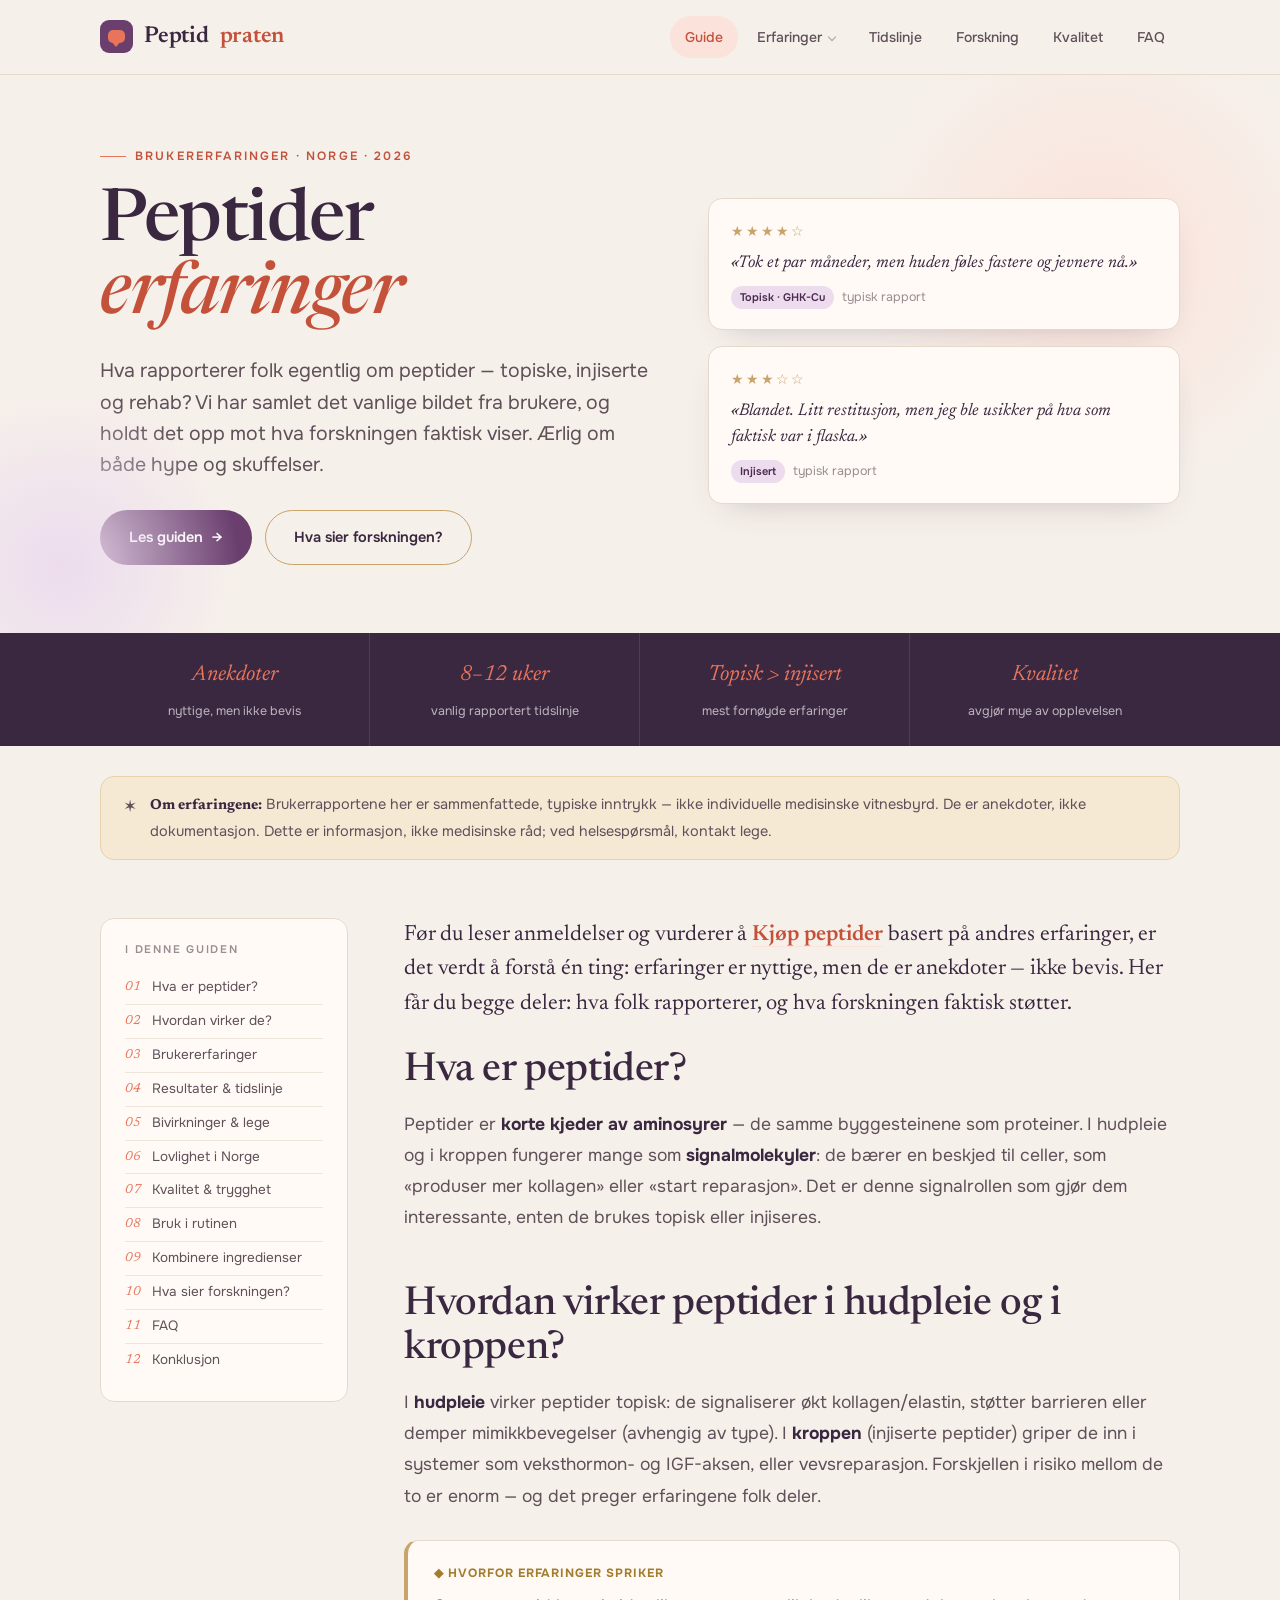
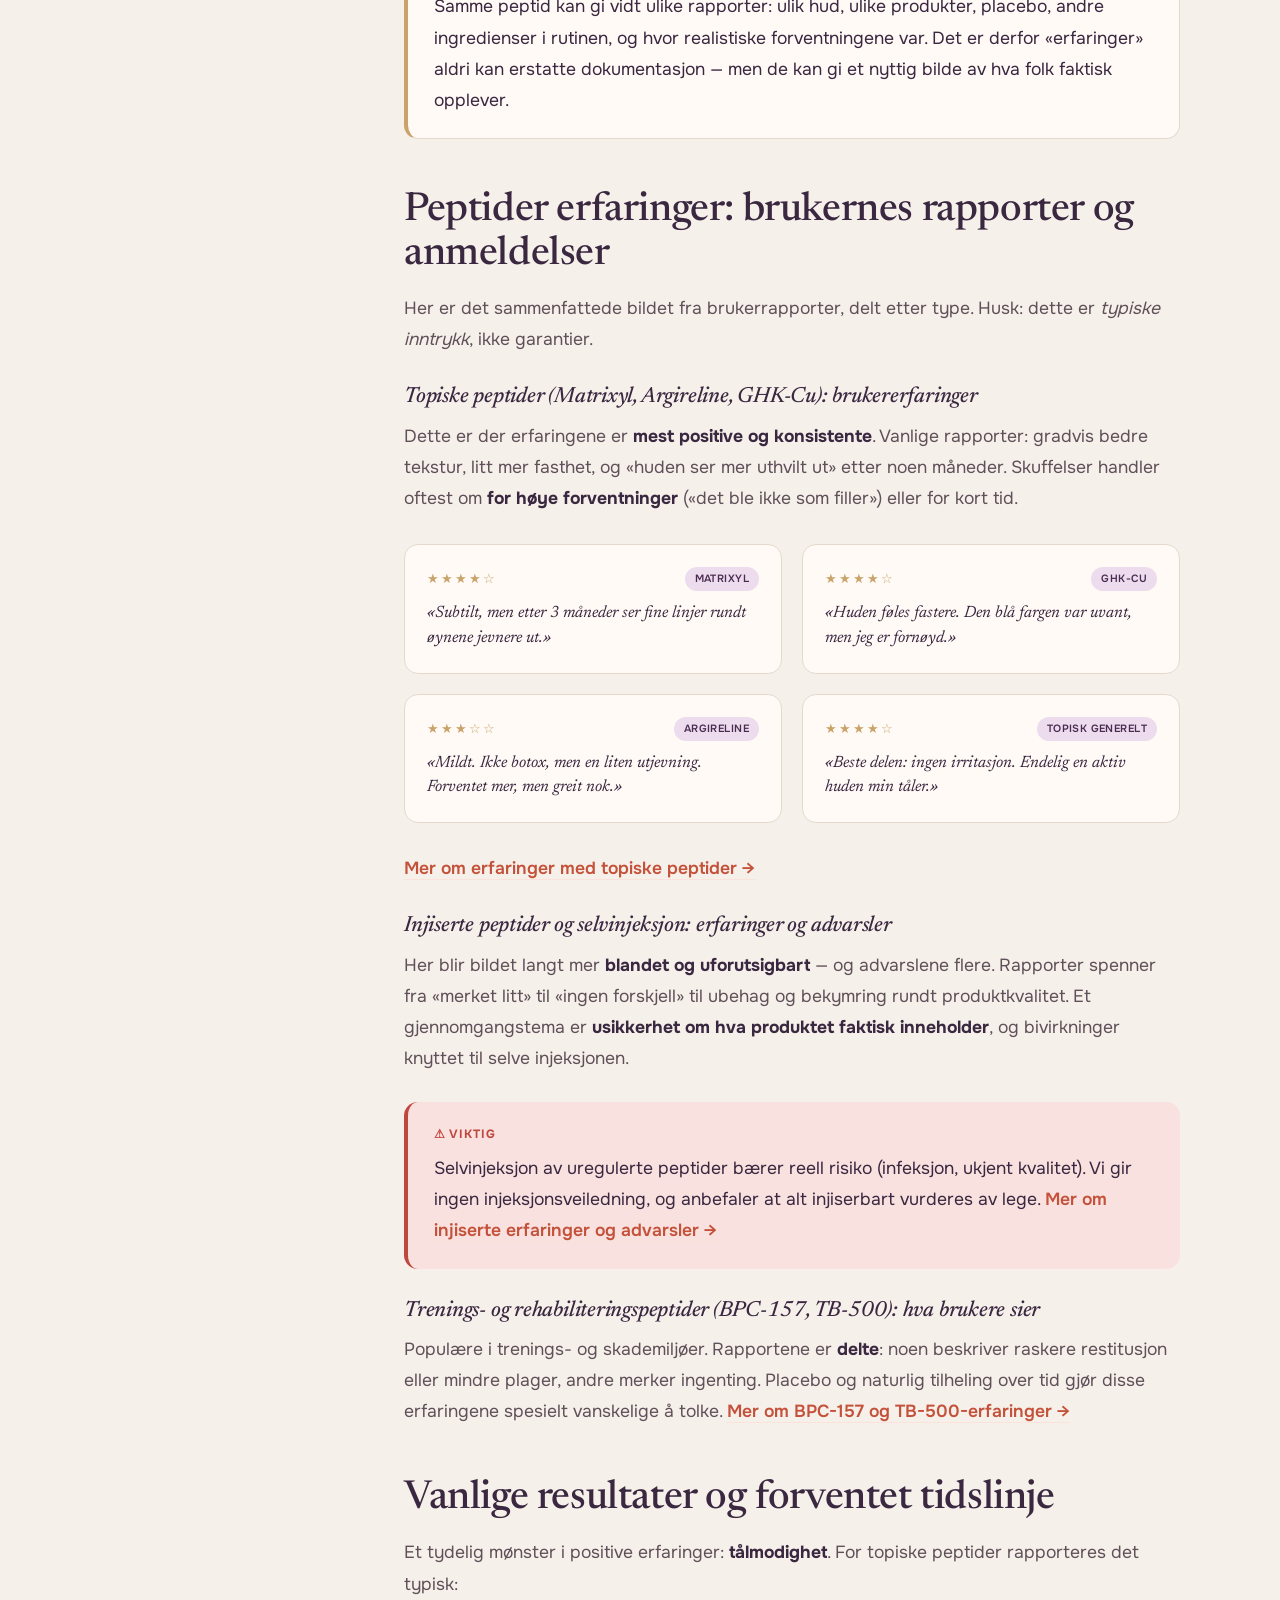
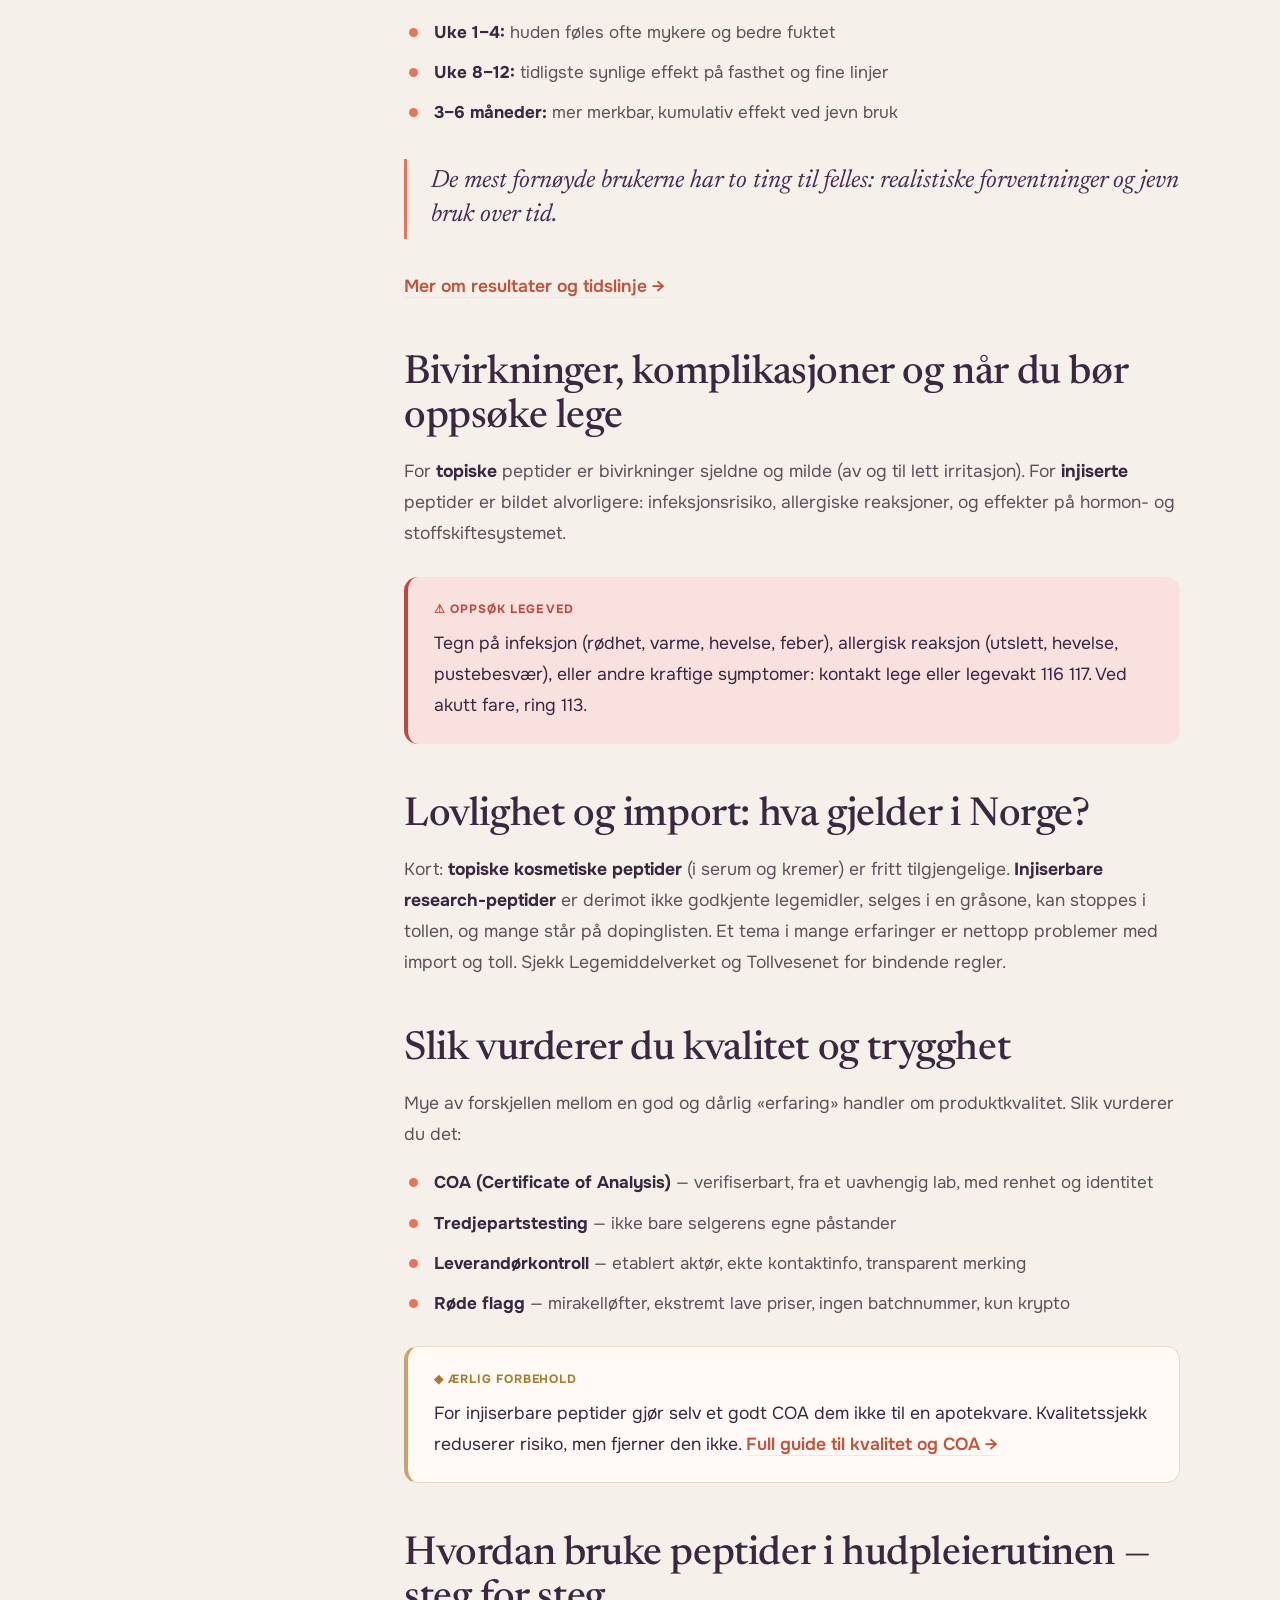
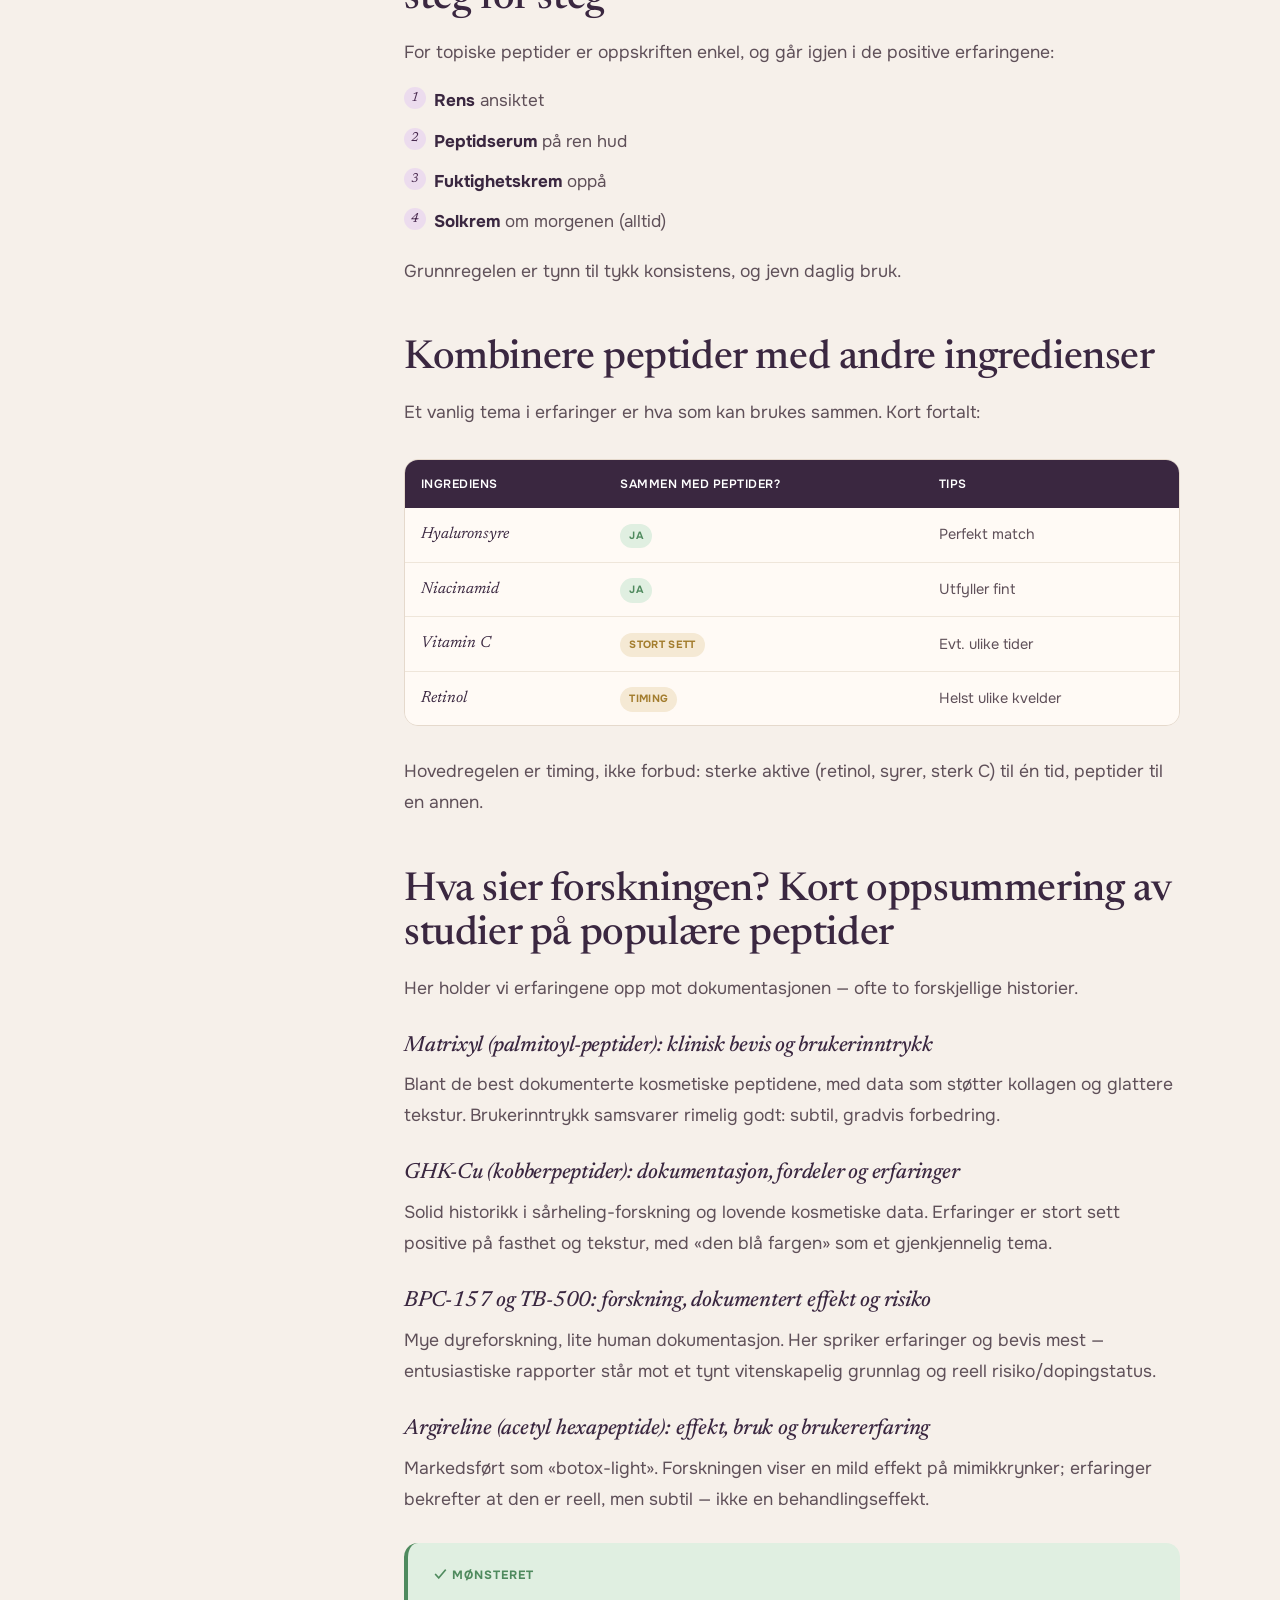
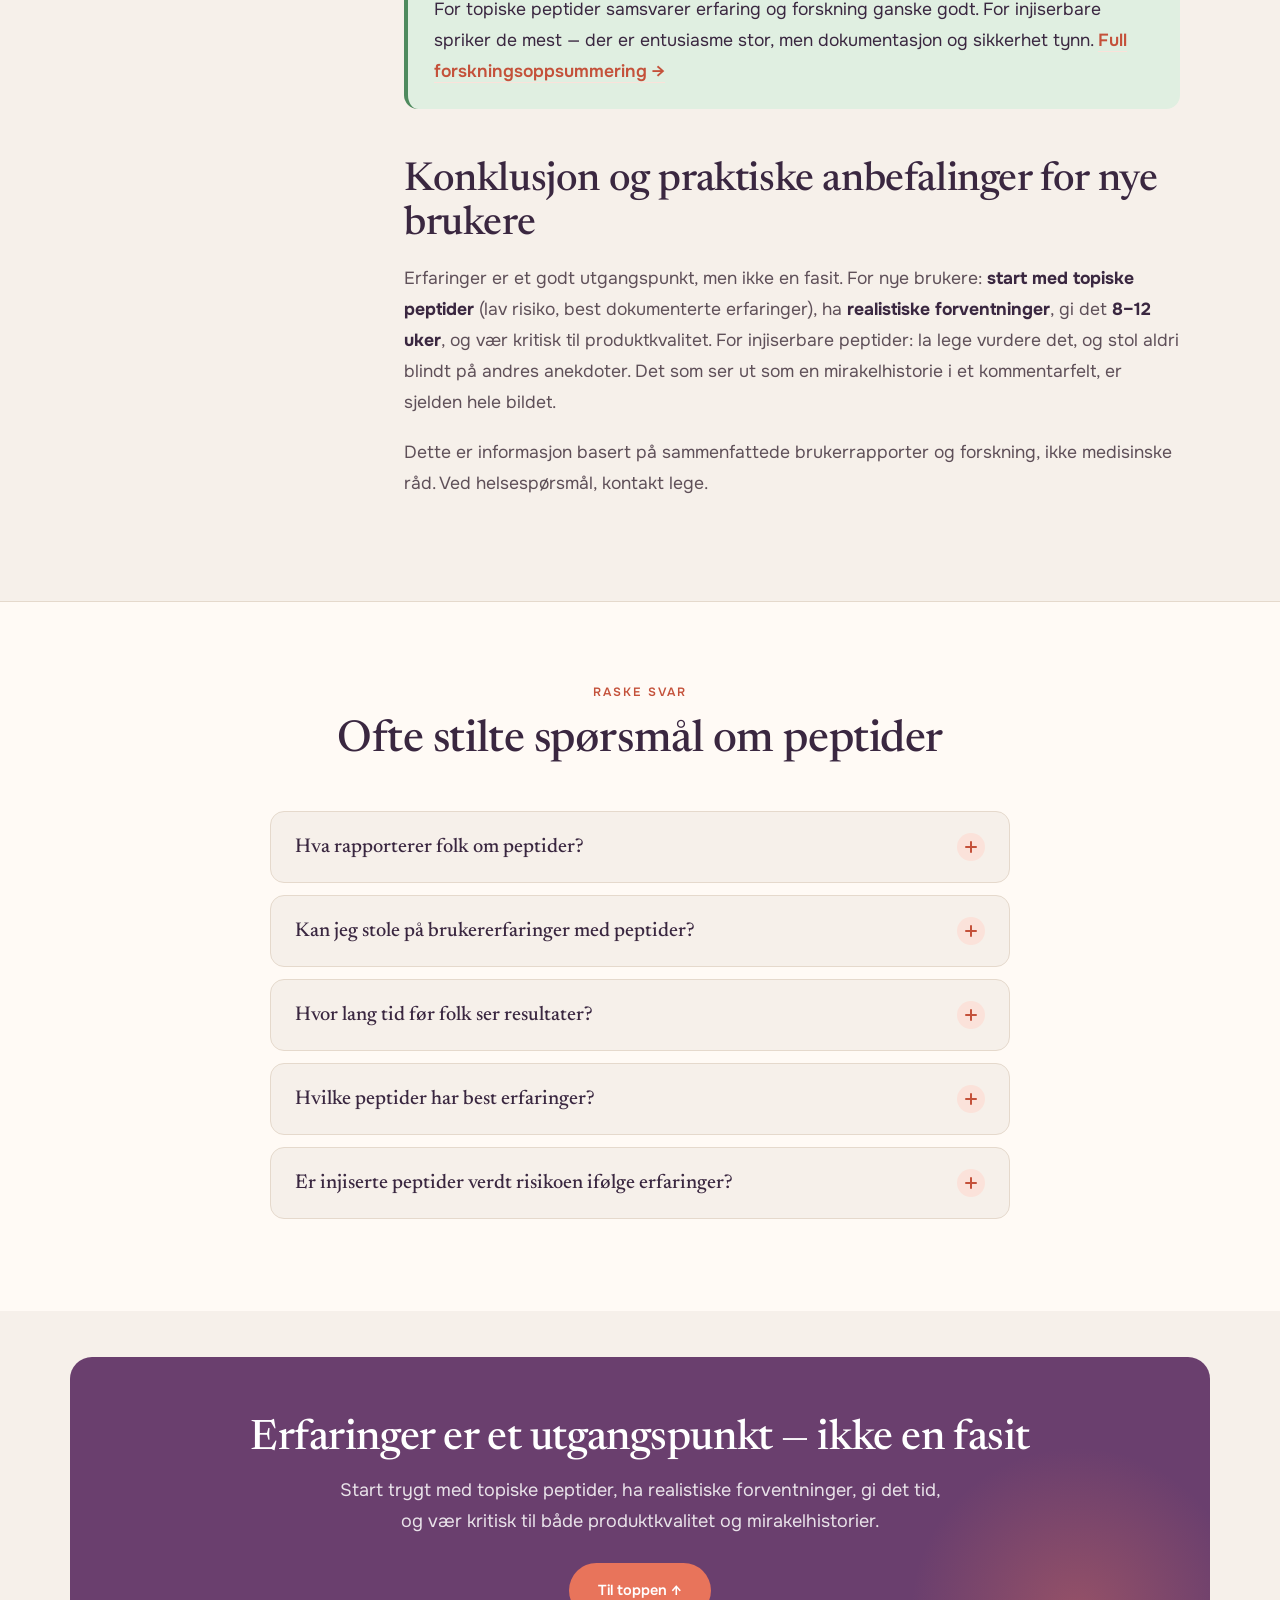
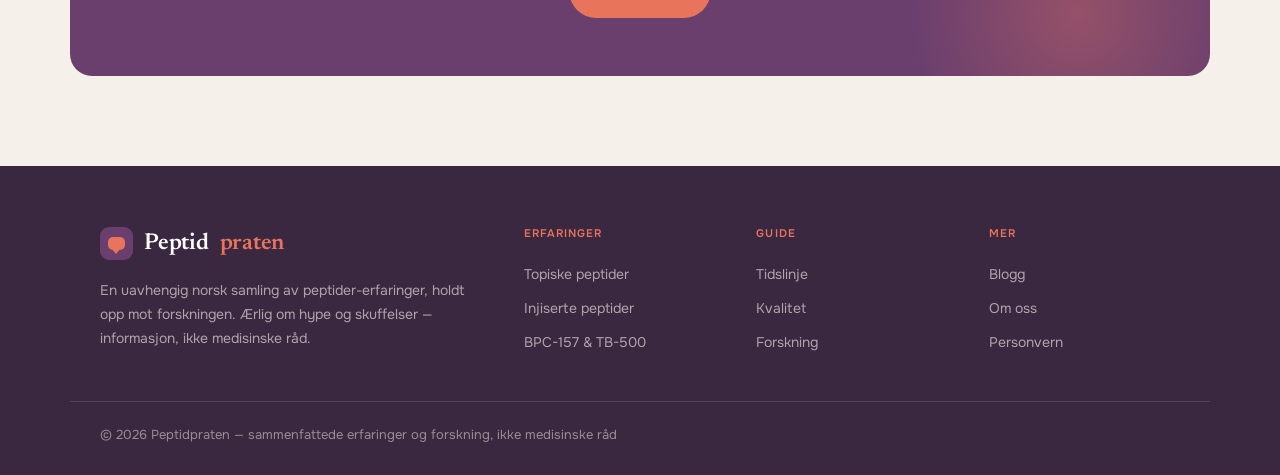
<file: index.html>
<!DOCTYPE html>
<html lang="no"><head>
<meta charset="utf-8"><meta name="viewport" content="width=device-width, initial-scale=1.0">
<title>Peptider Erfaringer: Hva Brukere Faktisk Rapporterer (Norge, 2026)</title>
<meta name="title" content="Peptider Erfaringer: Hva Brukere Faktisk Rapporterer (Norge, 2026)">
<meta name="description" content="Peptider erfaringer samlet og vurdert nøkternt: hva brukere rapporterer om topiske, injiserte og rehab-peptider, forventet tidslinje, bivirkninger, lovlighet i Norge, og hva forskningen faktisk sier.">
<meta name="keywords" content="peptider erfaringer, peptider norge erfaringer, peptider anmeldelser, GHK-Cu erfaringer, BPC-157 erfaringer">
<meta name="robots" content="index, follow">
<meta name="googlebot" content="index, follow, max-snippet:-1, max-image-preview:large, max-video-preview:-1">
<link rel="canonical" href="index.html">
<link rel="icon" type="image/svg+xml" href="favicon.svg">
<link rel="icon" type="image/png" sizes="32x32" href="favicon-32.png">
<link rel="apple-touch-icon" href="favicon.png">
<link rel="preconnect" href="https://fonts.googleapis.com"><link rel="preconnect" href="https://fonts.gstatic.com" crossorigin>
<link rel="stylesheet" href="https://fonts.googleapis.com/css2?family=Newsreader:ital,opsz,wght@0,6..72,400;0,6..72,500;0,6..72,600;1,6..72,400;1,6..72,500&family=Onest:wght@400;500;600;700&display=swap">
<style>
/* ============================================
   PEPTIDER ERFARINGER — Site #16 (design #17)
   Reviews / community editorial. Aubergine-plum + coral + sand.
   Newsreader + Onest.
   ============================================ */
:root{
  --bg:#f6f0ea;
  --bg-2:#ece1d6;
  --surface:#fffaf5;
  --ink:#3a2740;
  --ink-2:#5f5059;
  --ink-3:#998c92;
  --line:#e5d9cc;
  --line-2:#efe6da;
  --plum:#6a3f6e;
  --plum-dark:#4a2b50;
  --plum-soft:#ecdcee;
  --coral:#e8745b;
  --coral-dark:#c4513a;
  --coral-soft:#fbe2da;
  --sand:#c9a36a;
  --sand-soft:#f5e9d4;
  --green:#4f8a5e;
  --green-soft:#e0efe1;
  --gold:#c79a52;
  --red:#c0473f;
  --red-soft:#f8e1de;
  --r-sm:8px;
  --r:14px;
  --r-lg:22px;
  --disp:'Newsreader',Georgia,serif;
  --body:'Onest',-apple-system,sans-serif;
  --maxw:1140px;
}
*{box-sizing:border-box;margin:0;padding:0}
html{scroll-behavior:smooth;-webkit-text-size-adjust:100%}
body{background:var(--bg);color:var(--ink);font-family:var(--body);font-size:17px;line-height:1.72;-webkit-font-smoothing:antialiased}
::selection{background:var(--coral);color:#fff}
a{color:var(--coral-dark);text-decoration:none}
a:hover{color:var(--ink)}
h1,h2,h3,h4{font-family:var(--disp);font-weight:500;line-height:1.16;letter-spacing:-0.01em;color:var(--ink)}
img{max-width:100%;display:block}
.wrap{max-width:var(--maxw);margin:0 auto;padding:0 30px}
.eyebrow{font-family:var(--body);font-weight:600;font-size:12px;text-transform:uppercase;letter-spacing:.18em;color:var(--coral-dark)}

/* topbar */
.topbar{position:sticky;top:0;z-index:1000;background:rgba(246,240,234,.92);backdrop-filter:blur(12px);border-bottom:1px solid var(--line)}
.topbar-inner{max-width:var(--maxw);margin:0 auto;padding:0 30px;height:74px;display:flex;align-items:center;justify-content:space-between}
.brand{display:flex;align-items:center;gap:11px;font-family:var(--disp);font-weight:600;font-size:23px;letter-spacing:-0.01em;color:var(--ink)}
.brand .mk{width:33px;height:33px;border-radius:9px;background:var(--plum);position:relative;flex-shrink:0;display:flex;align-items:center;justify-content:center}
.brand .mk::before{content:'';width:17px;height:13px;background:var(--coral);border-radius:5px}
.brand .mk::after{content:'';position:absolute;bottom:6px;left:11px;border-left:5px solid transparent;border-right:5px solid transparent;border-top:6px solid var(--coral)}
.brand b{font-weight:600;color:var(--coral-dark)}
.nav{display:flex;align-items:center;gap:4px;list-style:none}
.nav>li{position:relative}
.nav>li>a{display:block;padding:9px 15px;font-family:var(--body);font-weight:500;font-size:14px;color:var(--ink-2);border-radius:999px;transition:all .15s}
.nav>li>a:hover{color:var(--ink);background:var(--bg-2)}
.nav a.current{color:var(--coral-dark);background:var(--coral-soft)}
.has-menu>a::after{content:'';display:inline-block;width:5px;height:5px;margin-left:7px;border-right:1.5px solid currentColor;border-bottom:1.5px solid currentColor;transform:translateY(-2px) rotate(45deg);opacity:.5}
.menu{position:absolute;top:calc(100% + 8px);left:0;min-width:272px;background:var(--surface);border:1px solid var(--line);border-radius:var(--r);padding:9px;opacity:0;visibility:hidden;transform:translateY(-6px);transition:all .16s;box-shadow:0 20px 48px -18px rgba(58,39,64,.28)}
.has-menu:hover .menu,.has-menu:focus-within .menu{opacity:1;visibility:visible;transform:translateY(0)}
.menu a{display:flex;gap:11px;padding:11px 13px;font-size:14px;color:var(--ink-2);border-radius:var(--r-sm)}
.menu a:hover{background:var(--coral-soft);color:var(--coral-dark)}
.menu a .n{font-family:var(--disp);font-style:italic;font-size:15px;color:var(--coral);min-width:18px}
.btn{display:inline-flex;align-items:center;gap:9px;font-family:var(--body);font-weight:600;font-size:14.5px;padding:14px 28px;border:1.5px solid transparent;cursor:pointer;transition:all .18s;border-radius:999px}
.btn-solid{background:var(--plum);color:#fff}
.btn-solid:hover{background:var(--plum-dark);color:#fff}
.btn-coral{background:var(--coral);color:#fff}
.btn-coral:hover{background:var(--coral-dark);color:#fff}
.btn-line{background:transparent;color:var(--ink);border-color:var(--sand)}
.btn-line:hover{border-color:var(--coral);color:var(--coral-dark)}
.btn .arr{transition:transform .18s}.btn:hover .arr{transform:translateX(3px)}
.burger{display:none;width:46px;height:46px;border:1px solid var(--line);background:var(--surface);cursor:pointer;flex-direction:column;align-items:center;justify-content:center;gap:4px;border-radius:50%}
.burger span{width:18px;height:2px;background:var(--ink)}
.mnav{display:none}

/* hero */
.hero{position:relative;overflow:hidden;padding:62px 0 68px}
.hero::before{content:'';position:absolute;top:-14%;right:-6%;width:520px;height:520px;border-radius:50%;background:radial-gradient(circle,var(--coral-soft),transparent 64%);pointer-events:none}
.hero::after{content:'';position:absolute;bottom:-22%;left:-10%;width:380px;height:380px;border-radius:50%;background:radial-gradient(circle,var(--plum-soft),transparent 66%);pointer-events:none}
.hero-grid{position:relative;max-width:var(--maxw);margin:0 auto;padding:0 30px;display:grid;grid-template-columns:1.08fr .92fr;gap:54px;align-items:center}
.hero .eyebrow{display:inline-flex;align-items:center;gap:9px;margin-bottom:20px}
.hero .eyebrow::before{content:'';width:26px;height:1.5px;background:var(--coral)}
.hero h1{font-size:clamp(42px,6vw,72px);font-weight:500;line-height:1.02;letter-spacing:-0.02em}
.hero h1 em{font-style:italic;color:var(--coral-dark)}
.hero-lede{font-size:19.5px;line-height:1.6;color:var(--ink-2);max-width:32em;margin:22px 0 30px}
.hero-actions{display:flex;gap:13px;flex-wrap:wrap}
.hero-quotes{display:flex;flex-direction:column;gap:16px}
.qcard{background:var(--surface);border:1px solid var(--line);border-radius:var(--r);padding:20px 22px;box-shadow:0 14px 34px -20px rgba(58,39,64,.3)}
.qcard .stars{color:var(--sand);font-size:14px;letter-spacing:2px;margin-bottom:8px}
.qcard p{font-family:var(--disp);font-style:italic;font-size:17px;color:var(--ink);line-height:1.5;margin-bottom:10px}
.qcard .meta{font-size:12.5px;color:var(--ink-3);display:flex;align-items:center;gap:8px}
.qcard .tag{background:var(--plum-soft);color:var(--plum-dark);font-weight:600;padding:2px 9px;border-radius:999px;font-size:11px}

/* ribbon */
.ribbon{background:var(--ink);color:#fff}
.ribbon-inner{max-width:var(--maxw);margin:0 auto;padding:0 30px;display:grid;grid-template-columns:repeat(4,1fr)}
.ribbon .r{padding:24px 22px;border-right:1px solid rgba(255,255,255,.1);text-align:center}
.ribbon .r:last-child{border-right:0}
.ribbon .r .n{font-family:var(--disp);font-style:italic;font-size:22px;color:var(--coral)}
.ribbon .r .l{font-size:12.5px;color:rgba(255,255,255,.66);margin-top:6px}

/* disclaimer */
.disclaimer{max-width:var(--maxw);margin:30px auto 0;padding:0 30px}
.disclaimer-in{background:var(--sand-soft);border:1px solid #e6d3ac;border-radius:var(--r);padding:15px 22px;display:flex;gap:13px;align-items:flex-start;font-size:14.5px;color:var(--ink-2)}
.disclaimer-in .ic{font-size:17px;flex-shrink:0}
.disclaimer-in strong{color:var(--ink);font-family:var(--disp)}

/* pillar */
.pillar{padding:58px 0 84px}
.pillar-grid{max-width:var(--maxw);margin:0 auto;padding:0 30px;display:grid;grid-template-columns:248px 1fr;gap:56px;align-items:start}
.toc{position:sticky;top:96px;background:var(--surface);border:1px solid var(--line);border-radius:var(--r);padding:24px;max-height:calc(100vh - 130px);overflow-y:auto}
.toc h4{font-family:var(--body);font-weight:600;font-size:11px;text-transform:uppercase;letter-spacing:.16em;color:var(--ink-3);margin-bottom:15px}
.toc ol{list-style:none;counter-reset:t}
.toc li{counter-increment:t}
.toc a{display:flex;gap:11px;padding:7px 0;font-size:13.5px;color:var(--ink-2);line-height:1.4;border:0;border-top:1px solid var(--line-2)}
.toc li:first-child a{border-top:0}
.toc a::before{content:counter(t,decimal-leading-zero);font-family:var(--disp);font-style:italic;font-size:13px;color:var(--coral);flex-shrink:0}
.toc a:hover{color:var(--coral-dark)}

.prose{max-width:none}
.prose .lead{font-size:22px;line-height:1.55;color:var(--ink);margin-bottom:28px;font-family:var(--disp)}
.prose h2{font-size:clamp(28px,3.3vw,40px);font-weight:500;margin:50px 0 16px;letter-spacing:-0.01em;line-height:1.1}
.prose h2:first-of-type{margin-top:0}
.prose h3{font-size:22px;font-weight:500;margin:30px 0 10px;color:var(--ink);font-style:italic}
.prose p{color:var(--ink-2);margin-bottom:18px;font-size:17.5px;line-height:1.78}
.prose a{color:var(--coral-dark);font-weight:600;border-bottom:1px solid var(--coral-soft)}
.prose a:hover{border-bottom-color:var(--coral-dark)}
.prose strong{color:var(--ink);font-weight:700}
.prose ul,.prose ol{margin:0 0 20px;padding-left:0;list-style:none}
.prose li{position:relative;padding-left:30px;margin-bottom:11px;color:var(--ink-2)}
.prose ul li::before{content:'';position:absolute;left:5px;top:10px;width:9px;height:9px;border-radius:50%;background:var(--coral)}
.prose ol{counter-reset:li}.prose ol li{counter-increment:li}
.prose ol li::before{content:counter(li);position:absolute;left:0;top:1px;width:22px;height:22px;border-radius:50%;background:var(--plum-soft);color:var(--plum-dark);font-family:var(--disp);font-style:italic;font-size:13px;display:flex;align-items:center;justify-content:center}
.prose .pull{font-family:var(--disp);font-style:italic;font-size:25px;line-height:1.35;color:var(--plum-dark);border-left:3px solid var(--coral);padding:6px 0 6px 24px;margin:32px 0}

.box{border-radius:var(--r);padding:22px 26px;margin:28px 0}
.box .h{font-family:var(--body);font-weight:700;font-size:12px;text-transform:uppercase;letter-spacing:.08em;margin-bottom:8px;display:flex;align-items:center;gap:8px}
.box.tip{background:var(--plum-soft)}.box.tip .h{color:var(--plum-dark)}.box.tip p{color:var(--ink);margin:0}
.box.note{background:var(--coral-soft)}.box.note .h{color:var(--coral-dark)}.box.note p{color:var(--ink);margin:0}
.box.warn{background:var(--red-soft);border-left:4px solid var(--red)}.box.warn .h{color:var(--red)}.box.warn p{color:var(--ink);margin:0}
.box.good{background:var(--green-soft);border-left:4px solid var(--green)}.box.good .h{color:var(--green)}.box.good p{color:var(--ink);margin:0}
.box.honest{background:var(--surface);border:1px solid var(--line);border-left:4px solid var(--sand)}.box.honest .h{color:#a37d2e}.box.honest p{color:var(--ink);margin:0}

.figure{margin:32px 0}.figure img{border-radius:var(--r);width:100%}
.figure figcaption{margin-top:10px;font-size:13.5px;color:var(--ink-3);text-align:center;font-style:italic}

/* report cards */
.reports{display:grid;grid-template-columns:1fr 1fr;gap:20px;margin:30px 0}
.report{background:var(--surface);border:1px solid var(--line);border-radius:var(--r);padding:22px}
.report .top{display:flex;justify-content:space-between;align-items:center;margin-bottom:10px}
.report .stars{color:var(--sand);font-size:13px;letter-spacing:2px}
.report .tag{font-family:var(--body);font-weight:600;font-size:10.5px;text-transform:uppercase;letter-spacing:.04em;padding:3px 10px;border-radius:999px;background:var(--plum-soft);color:var(--plum-dark)}
.report .tag.care{background:var(--red-soft);color:var(--red)}
.report p{font-family:var(--disp);font-style:italic;font-size:16.5px;color:var(--ink);line-height:1.5;margin:0}

.tablewrap{overflow-x:auto;margin:30px 0;border:1px solid var(--line);border-radius:var(--r)}
.dtable{width:100%;border-collapse:collapse;font-size:14.5px;background:var(--surface)}
.dtable thead th{background:var(--ink);color:#fff;font-family:var(--body);font-weight:600;font-size:12px;text-transform:uppercase;letter-spacing:.04em;text-align:left;padding:14px 16px}
.dtable tbody td{padding:13px 16px;border-bottom:1px solid var(--line-2);color:var(--ink-2);vertical-align:middle}
.dtable tbody tr:last-child td{border-bottom:0}
.dtable .it{font-family:var(--disp);font-style:italic;color:var(--ink);font-size:16px}
.evtag{display:inline-block;font-family:var(--body);font-weight:700;font-size:10.5px;text-transform:uppercase;letter-spacing:.03em;padding:3px 9px;border-radius:999px}
.evtag.low{background:var(--red-soft);color:var(--red)}
.evtag.med{background:var(--sand-soft);color:#a37d2e}
.evtag.high{background:var(--green-soft);color:var(--green)}

/* cards (blog) */
.cards{display:grid;grid-template-columns:repeat(3,1fr);gap:26px}
.card{background:var(--surface);border:1px solid var(--line);border-radius:var(--r);overflow:hidden;display:flex;flex-direction:column;transition:all .2s}
.card:hover{box-shadow:0 24px 50px -24px rgba(58,39,64,.3);transform:translateY(-3px)}
.card .ph{aspect-ratio:16/11;overflow:hidden}.card .ph img{width:100%;height:100%;object-fit:cover;transition:transform .5s}.card:hover .ph img{transform:scale(1.05)}
.card .bd{padding:24px;display:flex;flex-direction:column;flex:1}
.card .kick{font-family:var(--body);font-weight:600;font-size:11px;text-transform:uppercase;letter-spacing:.1em;color:var(--coral-dark);margin-bottom:10px}
.card h3{font-size:22px;margin-bottom:8px;line-height:1.2;font-weight:500}.card h3 a{color:var(--ink);border:0}.card h3 a:hover{color:var(--coral-dark)}
.card p{font-size:14px;color:var(--ink-2);margin-bottom:15px;flex:1}
.card .go{font-family:var(--body);font-weight:600;font-size:13px;color:var(--coral-dark)}
.sec-head{max-width:620px;margin:0 auto 44px;text-align:center}
.sec-head .eyebrow{display:block;margin-bottom:13px}
.sec-head h2{font-size:clamp(30px,4vw,44px);font-weight:500}
.sec-head p{margin-top:12px;color:var(--ink-2);font-size:17px}

/* faq */
.faq{background:var(--surface);border-top:1px solid var(--line);padding:80px 0}
.faq-wrap{max-width:800px;margin:0 auto;padding:0 30px}
.faq-list{margin-top:38px}
.faq-item{border:1px solid var(--line);border-radius:var(--r);margin-bottom:12px;overflow:hidden;background:var(--bg);transition:box-shadow .2s}
.faq-item.open{box-shadow:0 16px 36px -20px rgba(58,39,64,.26)}
.faq-q{width:100%;background:none;border:0;text-align:left;cursor:pointer;padding:21px 24px;display:flex;align-items:center;gap:16px;font-family:var(--disp);font-weight:500;font-size:20px;color:var(--ink)}
.faq-q .q{flex:1}
.faq-q .pm{width:28px;height:28px;border-radius:50%;background:var(--coral-soft);color:var(--coral-dark);flex-shrink:0;position:relative}
.faq-q .pm::before,.faq-q .pm::after{content:'';position:absolute;background:currentColor;border-radius:2px}
.faq-q .pm::before{left:8px;right:8px;top:13px;height:2px}
.faq-q .pm::after{top:8px;bottom:8px;left:13px;width:2px;transition:transform .25s}
.faq-item.open .pm{background:var(--coral);color:#fff}
.faq-item.open .pm::after{transform:scaleY(0)}
.faq-a{max-height:0;overflow:hidden;transition:max-height .3s ease}
.faq-item.open .faq-a{max-height:520px}
.faq-a-in{padding:0 24px 22px 24px;color:var(--ink-2);font-size:16px;line-height:1.72}

/* cta */
.cta{padding:46px 0 90px}
.cta-inner{max-width:var(--maxw);margin:0 auto;padding:58px 46px;background:var(--plum);border-radius:var(--r-lg);text-align:center;color:#fff;position:relative;overflow:hidden}
.cta-inner::before{content:'';position:absolute;bottom:-40%;right:-5%;width:380px;height:380px;border-radius:50%;background:radial-gradient(circle,rgba(232,116,91,.34),transparent 62%)}
.cta-inner h2{position:relative;color:#fff;font-size:clamp(28px,3.4vw,42px);margin-bottom:12px;font-weight:500}
.cta-inner p{position:relative;color:rgba(255,255,255,.85);font-size:18px;max-width:34em;margin:0 auto 26px}
.cta-inner .btn{position:relative;background:var(--coral);color:#fff}
.cta-inner .btn:hover{background:#fff;color:var(--plum-dark)}

/* footer */
footer{background:var(--ink);color:rgba(246,240,234,.62);padding:58px 0 28px}
.foot-grid{max-width:var(--maxw);margin:0 auto;padding:0 30px;display:grid;grid-template-columns:2fr 1fr 1fr 1fr;gap:42px}
.foot-brand .brand{color:#fff;margin-bottom:14px}.foot-brand .brand b{color:var(--coral)}
.foot-brand p{font-size:14px;max-width:30em}
.foot-col h5{font-family:var(--body);font-weight:600;font-size:11px;text-transform:uppercase;letter-spacing:.1em;color:var(--coral);margin-bottom:14px}
.foot-col a{display:block;color:rgba(246,240,234,.62);font-size:14px;padding:5px 0}
.foot-col a:hover{color:#fff}
.foot-bottom{max-width:var(--maxw);margin:42px auto 0;padding:22px 30px 0;border-top:1px solid rgba(246,240,234,.13);display:flex;justify-content:space-between;gap:16px;flex-wrap:wrap;font-size:13px;color:var(--ink-3)}
.foot-bottom a{color:var(--ink-3)}.foot-bottom a:hover{color:var(--coral)}

/* interior */
.pagehead{padding:48px 0 42px;position:relative;overflow:hidden}
.pagehead::before{content:'';position:absolute;top:-150px;right:-40px;width:460px;height:420px;border-radius:50%;background:radial-gradient(circle,var(--coral-soft),transparent 66%)}
.pagehead-inner{position:relative;max-width:var(--maxw);margin:0 auto;padding:0 30px}
.crumbs{font-size:12.5px;color:var(--ink-3);margin-bottom:16px;font-weight:500;letter-spacing:.02em}
.crumbs a{color:var(--ink-2)}.crumbs .sep{margin:0 8px;color:var(--coral)}
.pagehead .eyebrow{display:block;margin-bottom:13px}
.pagehead h1{font-size:clamp(34px,4.6vw,54px);max-width:16em;font-weight:500;line-height:1.06}
.pagehead h1 em{font-style:italic;color:var(--coral-dark)}
.pagehead .sub{margin-top:16px;font-size:19px;color:var(--ink-2);max-width:38em}
.doc-hero{max-width:var(--maxw);margin:30px auto 0;padding:0 30px}
.doc-hero img{width:100%;border-radius:var(--r-lg);aspect-ratio:16/7;object-fit:cover}
.doc{padding:48px 0 84px}
.doc-grid{max-width:var(--maxw);margin:0 auto;padding:0 30px;display:grid;grid-template-columns:1fr 274px;gap:56px;align-items:start}
.side{position:sticky;top:96px;display:flex;flex-direction:column;gap:22px}
.side-card{background:var(--surface);border:1px solid var(--line);border-radius:var(--r);padding:24px}
.side-card h4{font-family:var(--body);font-weight:600;font-size:11px;text-transform:uppercase;letter-spacing:.1em;color:var(--ink-3);margin-bottom:14px}
.side-list{list-style:none}
.side-list a{display:flex;gap:10px;padding:11px 0;font-size:14px;color:var(--ink);border:0;border-top:1px solid var(--line-2);font-weight:500}
.side-list li:first-child a{border-top:0}.side-list a:hover{color:var(--coral-dark)}
.side-list a .n{font-family:var(--disp);font-style:italic;font-size:13px;color:var(--coral);flex-shrink:0}
.side-cta{background:var(--plum-soft);border-radius:var(--r);padding:26px}
.side-cta h4{font-family:var(--disp);font-style:italic;font-size:20px;color:var(--plum-dark);margin-bottom:8px}
.side-cta p{font-size:14px;color:var(--ink-2);margin-bottom:16px}
.side-cta .btn{width:100%;justify-content:center;font-size:13px;background:var(--plum);color:#fff}

@media(max-width:980px){
  .hero-grid,.pillar-grid,.doc-grid{grid-template-columns:1fr;gap:40px}
  .toc,.side{position:static}.toc{max-height:none}
  .cards{grid-template-columns:1fr 1fr}
  .ribbon-inner{grid-template-columns:1fr 1fr}
  .reports{grid-template-columns:1fr}
}
@media(max-width:760px){
  .nav{display:none}.burger{display:flex}
  .cards{grid-template-columns:1fr}
  .ribbon-inner{grid-template-columns:1fr 1fr}
  .foot-grid{grid-template-columns:1fr 1fr}
  .cta-inner{padding:42px 24px}
  .mnav{position:fixed;inset:0;background:var(--bg);z-index:2000;padding:80px 26px 32px;overflow-y:auto;display:none}
  .mnav.open{display:block}
  .mnav a{display:block;font-family:var(--disp);font-size:24px;padding:14px 0;border-bottom:1px solid var(--line);color:var(--ink)}
  .mnav-x{position:absolute;top:18px;right:24px;width:46px;height:46px;border:1px solid var(--ink);background:transparent;font-size:22px;cursor:pointer;border-radius:50%;color:var(--ink)}
}

</style>
<script type="application/ld+json">
{"@context":"https://schema.org","@type":"WebPage","name":"Peptider erfaringer","url":"index.html","significantLink":"https://steroxlabs.app","mainEntity":{"@type":"FAQPage","mainEntity":[
{"@type":"Question","name":"Hva rapporterer folk om peptider?","acceptedAnswer":{"@type":"Answer","text":"For topiske peptider rapporterer mange gradvis bedre tekstur og fasthet over uker. For injiserte og rehab-peptider er erfaringene mer blandede og uforutsigbare. Anekdoter er ikke det samme som dokumentert effekt."}},
{"@type":"Question","name":"Kan jeg stole på brukererfaringer med peptider?","acceptedAnswer":{"@type":"Answer","text":"Erfaringer er nyttige som inntrykk, men er anekdoter, ikke bevis. Placebo, ulik hud, andre produkter og rapporteringsskjevhet spiller inn. Bruk dem som utgangspunkt, ikke som fasit."}},
{"@type":"Question","name":"Hvor lang tid før folk ser resultater?","acceptedAnswer":{"@type":"Answer","text":"For topiske peptider rapporterer de fleste tidligst synlige resultater etter 8 til 12 uker. Tålmodighet og jevn bruk går igjen i positive erfaringer."}}
]}}
</script>
</head><body>

<header class="topbar"><div class="topbar-inner">
<a href="index.html" class="brand"><span class="mk"></span>Peptid<b>praten</b></a>
<nav><ul class="nav">
<li><a href="index.html" class="current">Guide</a></li>
<li class="has-menu"><a href="#erfaringer">Erfaringer</a><div class="menu">
<a href="#topiske"><span class="n">›</span> Topiske peptider</a>
<a href="#injiserte"><span class="n">›</span> Injiserte peptider</a>
<a href="#rehab"><span class="n">›</span> BPC-157 &amp; TB-500</a></div></li>
<li><a href="#tidslinje">Tidslinje</a></li>
<li><a href="#forskning">Forskning</a></li>
<li><a href="#kvalitet">Kvalitet</a></li>
<li><a href="#faq">FAQ</a></li>
</ul></nav>
<button class="burger" onclick="toggleNav()" aria-label="Meny"><span></span><span></span><span></span></button>
</div></header>
<div class="mnav" id="mnav"><button class="mnav-x" onclick="toggleNav()">✕</button>
<a href="#hva">Hva er peptider</a><a href="#virker">Hvordan virker de</a><a href="#erfaringer">Erfaringer</a><a href="#tidslinje">Resultater &amp; tidslinje</a><a href="#bivirkninger">Bivirkninger</a><a href="#lovlighet">Lovlighet</a><a href="#kvalitet">Kvalitet &amp; trygghet</a><a href="#rutine">Rutine</a><a href="#kombinere">Kombinere</a><a href="#forskning">Forskning</a><a href="#faq">FAQ</a><a href="#konklusjon">Konklusjon</a></div>

<section class="hero"><div class="hero-grid">
  <div>
    <span class="eyebrow">Brukererfaringer · Norge · 2026</span>
    <h1>Peptider <em>erfaringer</em></h1>
    <p class="hero-lede">Hva rapporterer folk egentlig om peptider — topiske, injiserte og rehab? Vi har samlet det vanlige bildet fra brukere, og holdt det opp mot hva forskningen faktisk viser. Ærlig om både hype og skuffelser.</p>
    <div class="hero-actions">
      <a href="#hva" class="btn btn-solid">Les guiden <span class="arr">→</span></a>
      <a href="#forskning" class="btn btn-line">Hva sier forskningen?</a>
    </div>
  </div>
  <div class="hero-quotes">
    <div class="qcard"><div class="stars">★★★★☆</div><p>«Tok et par måneder, men huden føles fastere og jevnere nå.»</p><div class="meta"><span class="tag">Topisk · GHK-Cu</span> typisk rapport</div></div>
    <div class="qcard"><div class="stars">★★★☆☆</div><p>«Blandet. Litt restitusjon, men jeg ble usikker på hva som faktisk var i flaska.»</p><div class="meta"><span class="tag">Injisert</span> typisk rapport</div></div>
  </div>
</div></section>

<div class="ribbon"><div class="ribbon-inner">
  <div class="r"><div class="n">Anekdoter</div><div class="l">nyttige, men ikke bevis</div></div>
  <div class="r"><div class="n">8–12 uker</div><div class="l">vanlig rapportert tidslinje</div></div>
  <div class="r"><div class="n">Topisk &gt; injisert</div><div class="l">mest fornøyde erfaringer</div></div>
  <div class="r"><div class="n">Kvalitet</div><div class="l">avgjør mye av opplevelsen</div></div>
</div></div>

<div class="disclaimer"><div class="disclaimer-in"><span class="ic">✶</span><div><strong>Om erfaringene:</strong> Brukerrapportene her er sammenfattede, typiske inntrykk — ikke individuelle medisinske vitnesbyrd. De er anekdoter, ikke dokumentasjon. Dette er informasjon, ikke medisinske råd; ved helsespørsmål, kontakt lege.</div></div></div>

<section class="pillar"><div class="pillar-grid">
  <nav class="toc">
    <h4>I denne guiden</h4>
    <ol>
      <li><a href="#hva">Hva er peptider?</a></li>
      <li><a href="#virker">Hvordan virker de?</a></li>
      <li><a href="#erfaringer">Brukererfaringer</a></li>
      <li><a href="#tidslinje">Resultater &amp; tidslinje</a></li>
      <li><a href="#bivirkninger">Bivirkninger &amp; lege</a></li>
      <li><a href="#lovlighet">Lovlighet i Norge</a></li>
      <li><a href="#kvalitet">Kvalitet &amp; trygghet</a></li>
      <li><a href="#rutine">Bruk i rutinen</a></li>
      <li><a href="#kombinere">Kombinere ingredienser</a></li>
      <li><a href="#forskning">Hva sier forskningen?</a></li>
      <li><a href="#faq">FAQ</a></li>
      <li><a href="#konklusjon">Konklusjon</a></li>
    </ol>
  </nav>

  <article class="prose">
    <p class="lead">Før du leser anmeldelser og vurderer å <a href="https://steroxlabs.app" rel="nofollow">Kjøp peptider</a> basert på andres erfaringer, er det verdt å forstå én ting: erfaringer er nyttige, men de er anekdoter — ikke bevis. Her får du begge deler: hva folk rapporterer, og hva forskningen faktisk støtter.</p>

    <h2 id="hva">Hva er peptider?</h2>
    <p>Peptider er <strong>korte kjeder av aminosyrer</strong> — de samme byggesteinene som proteiner. I hudpleie og i kroppen fungerer mange som <strong>signalmolekyler</strong>: de bærer en beskjed til celler, som «produser mer kollagen» eller «start reparasjon». Det er denne signalrollen som gjør dem interessante, enten de brukes topisk eller injiseres.</p>

    <h2 id="virker">Hvordan virker peptider i hudpleie og i kroppen?</h2>
    <p>I <strong>hudpleie</strong> virker peptider topisk: de signaliserer økt kollagen/elastin, støtter barrieren eller demper mimikkbevegelser (avhengig av type). I <strong>kroppen</strong> (injiserte peptider) griper de inn i systemer som veksthormon- og IGF-aksen, eller vevsreparasjon. Forskjellen i risiko mellom de to er enorm — og det preger erfaringene folk deler.</p>
    <div class="box honest"><div class="h">◆ Hvorfor erfaringer spriker</div><p>Samme peptid kan gi vidt ulike rapporter: ulik hud, ulike produkter, placebo, andre ingredienser i rutinen, og hvor realistiske forventningene var. Det er derfor «erfaringer» aldri kan erstatte dokumentasjon — men de kan gi et nyttig bilde av hva folk faktisk opplever.</p></div>

    <h2 id="erfaringer">Peptider erfaringer: brukernes rapporter og anmeldelser</h2>
    <p>Her er det sammenfattede bildet fra brukerrapporter, delt etter type. Husk: dette er <em>typiske inntrykk</em>, ikke garantier.</p>
    <h3 id="topiske">Topiske peptider (Matrixyl, Argireline, GHK-Cu): brukererfaringer</h3>
    <p>Dette er der erfaringene er <strong>mest positive og konsistente</strong>. Vanlige rapporter: gradvis bedre tekstur, litt mer fasthet, og «huden ser mer uthvilt ut» etter noen måneder. Skuffelser handler oftest om <strong>for høye forventninger</strong> («det ble ikke som filler») eller for kort tid.</p>
    <div class="reports">
      <div class="report"><div class="top"><span class="stars">★★★★☆</span><span class="tag">Matrixyl</span></div><p>«Subtilt, men etter 3 måneder ser fine linjer rundt øynene jevnere ut.»</p></div>
      <div class="report"><div class="top"><span class="stars">★★★★☆</span><span class="tag">GHK-Cu</span></div><p>«Huden føles fastere. Den blå fargen var uvant, men jeg er fornøyd.»</p></div>
      <div class="report"><div class="top"><span class="stars">★★★☆☆</span><span class="tag">Argireline</span></div><p>«Mildt. Ikke botox, men en liten utjevning. Forventet mer, men greit nok.»</p></div>
      <div class="report"><div class="top"><span class="stars">★★★★☆</span><span class="tag">Topisk generelt</span></div><p>«Beste delen: ingen irritasjon. Endelig en aktiv huden min tåler.»</p></div>
    </div>
    <p><a href="topiske-peptider-erfaringer.html">Mer om erfaringer med topiske peptider →</a></p>
    <h3 id="injiserte">Injiserte peptider og selvinjeksjon: erfaringer og advarsler</h3>
    <p>Her blir bildet langt mer <strong>blandet og uforutsigbart</strong> — og advarslene flere. Rapporter spenner fra «merket litt» til «ingen forskjell» til ubehag og bekymring rundt produktkvalitet. Et gjennomgangstema er <strong>usikkerhet om hva produktet faktisk inneholder</strong>, og bivirkninger knyttet til selve injeksjonen.</p>
    <div class="box warn"><div class="h">⚠ Viktig</div><p>Selvinjeksjon av uregulerte peptider bærer reell risiko (infeksjon, ukjent kvalitet). Vi gir ingen injeksjonsveiledning, og anbefaler at alt injiserbart vurderes av lege. <a href="injiserte-peptider-erfaringer.html">Mer om injiserte erfaringer og advarsler →</a></p></div>
    <h3 id="rehab">Trenings- og rehabiliteringspeptider (BPC-157, TB-500): hva brukere sier</h3>
    <p>Populære i trenings- og skademiljøer. Rapportene er <strong>delte</strong>: noen beskriver raskere restitusjon eller mindre plager, andre merker ingenting. Placebo og naturlig tilheling over tid gjør disse erfaringene spesielt vanskelige å tolke. <a href="bpc-157-tb-500-erfaringer.html">Mer om BPC-157 og TB-500-erfaringer →</a></p>

    <h2 id="tidslinje">Vanlige resultater og forventet tidslinje</h2>
    <p>Et tydelig mønster i positive erfaringer: <strong>tålmodighet</strong>. For topiske peptider rapporteres det typisk:</p>
    <ul>
      <li><strong>Uke 1–4:</strong> huden føles ofte mykere og bedre fuktet</li>
      <li><strong>Uke 8–12:</strong> tidligste synlige effekt på fasthet og fine linjer</li>
      <li><strong>3–6 måneder:</strong> mer merkbar, kumulativ effekt ved jevn bruk</li>
    </ul>
    <div class="pull">De mest fornøyde brukerne har to ting til felles: realistiske forventninger og jevn bruk over tid.</div>
    <p><a href="peptider-resultater-tidslinje.html">Mer om resultater og tidslinje →</a></p>

    <h2 id="bivirkninger">Bivirkninger, komplikasjoner og når du bør oppsøke lege</h2>
    <p>For <strong>topiske</strong> peptider er bivirkninger sjeldne og milde (av og til lett irritasjon). For <strong>injiserte</strong> peptider er bildet alvorligere: infeksjonsrisiko, allergiske reaksjoner, og effekter på hormon- og stoffskiftesystemet.</p>
    <div class="box warn"><div class="h">⚠ Oppsøk lege ved</div><p>Tegn på infeksjon (rødhet, varme, hevelse, feber), allergisk reaksjon (utslett, hevelse, pustebesvær), eller andre kraftige symptomer: kontakt lege eller legevakt 116 117. Ved akutt fare, ring 113.</p></div>

    <h2 id="lovlighet">Lovlighet og import: hva gjelder i Norge?</h2>
    <p>Kort: <strong>topiske kosmetiske peptider</strong> (i serum og kremer) er fritt tilgjengelige. <strong>Injiserbare research-peptider</strong> er derimot ikke godkjente legemidler, selges i en gråsone, kan stoppes i tollen, og mange står på dopinglisten. Et tema i mange erfaringer er nettopp problemer med import og toll. Sjekk Legemiddelverket og Tollvesenet for bindende regler.</p>

    <h2 id="kvalitet">Slik vurderer du kvalitet og trygghet</h2>
    <p>Mye av forskjellen mellom en god og dårlig «erfaring» handler om produktkvalitet. Slik vurderer du det:</p>
    <ul>
      <li><strong>COA (Certificate of Analysis)</strong> — verifiserbart, fra et uavhengig lab, med renhet og identitet</li>
      <li><strong>Tredjepartstesting</strong> — ikke bare selgerens egne påstander</li>
      <li><strong>Leverandørkontroll</strong> — etablert aktør, ekte kontaktinfo, transparent merking</li>
      <li><strong>Røde flagg</strong> — mirakelløfter, ekstremt lave priser, ingen batchnummer, kun krypto</li>
    </ul>
    <div class="box honest"><div class="h">◆ Ærlig forbehold</div><p>For injiserbare peptider gjør selv et godt COA dem ikke til en apotekvare. Kvalitetssjekk reduserer risiko, men fjerner den ikke. <a href="peptider-kvalitet-trygghet.html">Full guide til kvalitet og COA →</a></p></div>

    <h2 id="rutine">Hvordan bruke peptider i hudpleierutinen — steg for steg</h2>
    <p>For topiske peptider er oppskriften enkel, og går igjen i de positive erfaringene:</p>
    <ol>
      <li><strong>Rens</strong> ansiktet</li>
      <li><strong>Peptidserum</strong> på ren hud</li>
      <li><strong>Fuktighetskrem</strong> oppå</li>
      <li><strong>Solkrem</strong> om morgenen (alltid)</li>
    </ol>
    <p>Grunnregelen er tynn til tykk konsistens, og jevn daglig bruk.</p>

    <h2 id="kombinere">Kombinere peptider med andre ingredienser</h2>
    <p>Et vanlig tema i erfaringer er hva som kan brukes sammen. Kort fortalt:</p>
    <div class="tablewrap"><table class="dtable">
      <thead><tr><th>Ingrediens</th><th>Sammen med peptider?</th><th>Tips</th></tr></thead>
      <tbody>
        <tr><td class="it">Hyaluronsyre</td><td><span class="evtag high">Ja</span></td><td>Perfekt match</td></tr>
        <tr><td class="it">Niacinamid</td><td><span class="evtag high">Ja</span></td><td>Utfyller fint</td></tr>
        <tr><td class="it">Vitamin C</td><td><span class="evtag med">Stort sett</span></td><td>Evt. ulike tider</td></tr>
        <tr><td class="it">Retinol</td><td><span class="evtag med">Timing</span></td><td>Helst ulike kvelder</td></tr>
      </tbody>
    </table></div>
    <p>Hovedregelen er timing, ikke forbud: sterke aktive (retinol, syrer, sterk C) til én tid, peptider til en annen.</p>

    <h2 id="forskning">Hva sier forskningen? Kort oppsummering av studier på populære peptider</h2>
    <p>Her holder vi erfaringene opp mot dokumentasjonen — ofte to forskjellige historier.</p>
    <h3>Matrixyl (palmitoyl-peptider): klinisk bevis og brukerinntrykk</h3>
    <p>Blant de best dokumenterte kosmetiske peptidene, med data som støtter kollagen og glattere tekstur. Brukerinntrykk samsvarer rimelig godt: subtil, gradvis forbedring.</p>
    <h3>GHK-Cu (kobberpeptider): dokumentasjon, fordeler og erfaringer</h3>
    <p>Solid historikk i sårheling-forskning og lovende kosmetiske data. Erfaringer er stort sett positive på fasthet og tekstur, med «den blå fargen» som et gjenkjennelig tema.</p>
    <h3>BPC-157 og TB-500: forskning, dokumentert effekt og risiko</h3>
    <p>Mye dyreforskning, lite human dokumentasjon. Her spriker erfaringer og bevis mest — entusiastiske rapporter står mot et tynt vitenskapelig grunnlag og reell risiko/dopingstatus.</p>
    <h3>Argireline (acetyl hexapeptide): effekt, bruk og brukererfaring</h3>
    <p>Markedsført som «botox-light». Forskningen viser en mild effekt på mimikkrynker; erfaringer bekrefter at den er reell, men subtil — ikke en behandlingseffekt.</p>
    <div class="box good"><div class="h">✓ Mønsteret</div><p>For topiske peptider samsvarer erfaring og forskning ganske godt. For injiserbare spriker de mest — der er entusiasme stor, men dokumentasjon og sikkerhet tynn. <a href="forskning-oppsummering.html">Full forskningsoppsummering →</a></p></div>

    <h2 id="konklusjon">Konklusjon og praktiske anbefalinger for nye brukere</h2>
    <p>Erfaringer er et godt utgangspunkt, men ikke en fasit. For nye brukere: <strong>start med topiske peptider</strong> (lav risiko, best dokumenterte erfaringer), ha <strong>realistiske forventninger</strong>, gi det <strong>8–12 uker</strong>, og vær kritisk til produktkvalitet. For injiserbare peptider: la lege vurdere det, og stol aldri blindt på andres anekdoter. Det som ser ut som en mirakelhistorie i et kommentarfelt, er sjelden hele bildet.</p>
    <p>Dette er informasjon basert på sammenfattede brukerrapporter og forskning, ikke medisinske råd. Ved helsespørsmål, kontakt lege.</p>
  </article>
</div></section>

<section class="faq"><div class="faq-wrap">
  <div class="sec-head"><span class="eyebrow">Raske svar</span><h2>Ofte stilte spørsmål om peptider</h2></div>
  <div class="faq-list">
    <div class="faq-item"><button class="faq-q"><span class="q">Hva rapporterer folk om peptider?</span><span class="pm"></span></button><div class="faq-a"><div class="faq-a-in">For topiske peptider rapporterer mange gradvis bedre tekstur og fasthet over uker. For injiserte og rehab-peptider er erfaringene mer blandede og uforutsigbare. Husk at anekdoter ikke er det samme som dokumentert effekt.</div></div></div>
    <div class="faq-item"><button class="faq-q"><span class="q">Kan jeg stole på brukererfaringer med peptider?</span><span class="pm"></span></button><div class="faq-a"><div class="faq-a-in">Erfaringer er nyttige som inntrykk, men er anekdoter, ikke bevis. Placebo, ulik hud, andre produkter og rapporteringsskjevhet spiller inn. Bruk dem som utgangspunkt, ikke som fasit.</div></div></div>
    <div class="faq-item"><button class="faq-q"><span class="q">Hvor lang tid før folk ser resultater?</span><span class="pm"></span></button><div class="faq-a"><div class="faq-a-in">For topiske peptider rapporterer de fleste tidligst synlige resultater etter 8 til 12 uker, med mer effekt over 3–6 måneder. Tålmodighet og jevn bruk går igjen i positive erfaringer.</div></div></div>
    <div class="faq-item"><button class="faq-q"><span class="q">Hvilke peptider har best erfaringer?</span><span class="pm"></span></button><div class="faq-a"><div class="faq-a-in">Topiske peptider (Matrixyl, GHK-Cu) har de mest konsistente og positive erfaringene, fordi de er lavrisiko og rimelig godt dokumentert. Injiserbare peptider har langt mer blandede rapporter.</div></div></div>
    <div class="faq-item"><button class="faq-q"><span class="q">Er injiserte peptider verdt risikoen ifølge erfaringer?</span><span class="pm"></span></button><div class="faq-a"><div class="faq-a-in">Erfaringene er blandede, og et gjennomgangstema er usikkerhet om produktkvalitet og bivirkninger ved injeksjon. Vi anbefaler at alt injiserbart vurderes av lege, og at man ikke stoler blindt på anekdoter.</div></div></div>
  </div>
</div></section>

<section class="cta"><div class="cta-inner">
  <h2>Erfaringer er et utgangspunkt — ikke en fasit</h2>
  <p>Start trygt med topiske peptider, ha realistiske forventninger, gi det tid, og vær kritisk til både produktkvalitet og mirakelhistorier.</p>
  <a href="#hva" class="btn">Til toppen ↑</a>
</div></section>

<footer>
  <div class="foot-grid">
    <div class="foot-brand"><a href="index.html" class="brand"><span class="mk"></span>Peptid<b>praten</b></a>
      <p>En uavhengig norsk samling av peptider-erfaringer, holdt opp mot forskningen. Ærlig om hype og skuffelser — informasjon, ikke medisinske råd.</p></div>
    <div class="foot-col"><h5>Erfaringer</h5><a href="topiske-peptider-erfaringer.html">Topiske peptider</a><a href="injiserte-peptider-erfaringer.html">Injiserte peptider</a><a href="bpc-157-tb-500-erfaringer.html">BPC-157 &amp; TB-500</a></div>
    <div class="foot-col"><h5>Guide</h5><a href="peptider-resultater-tidslinje.html">Tidslinje</a><a href="peptider-kvalitet-trygghet.html">Kvalitet</a><a href="forskning-oppsummering.html">Forskning</a></div>
    <div class="foot-col"><h5>Mer</h5><a href="blogg.html">Blogg</a><a href="om-oss.html">Om oss</a><a href="personvern.html">Personvern</a></div>
  </div>
  <div class="foot-bottom"><span>© 2026 Peptidpraten — sammenfattede erfaringer og forskning, ikke medisinske råd</span></div>
</footer>

<script>
function toggleNav(){var n=document.getElementById('mnav');n.classList.toggle('open');document.body.style.overflow=n.classList.contains('open')?'hidden':'';}
document.querySelectorAll('.faq-q').forEach(function(b){b.addEventListener('click',function(){var it=this.closest('.faq-item');var o=it.classList.contains('open');document.querySelectorAll('.faq-item').forEach(function(i){i.classList.remove('open');});if(!o)it.classList.add('open');});});
document.querySelectorAll('.mnav a').forEach(function(a){a.addEventListener('click',toggleNav);});
</script>
</body></html>
</file>
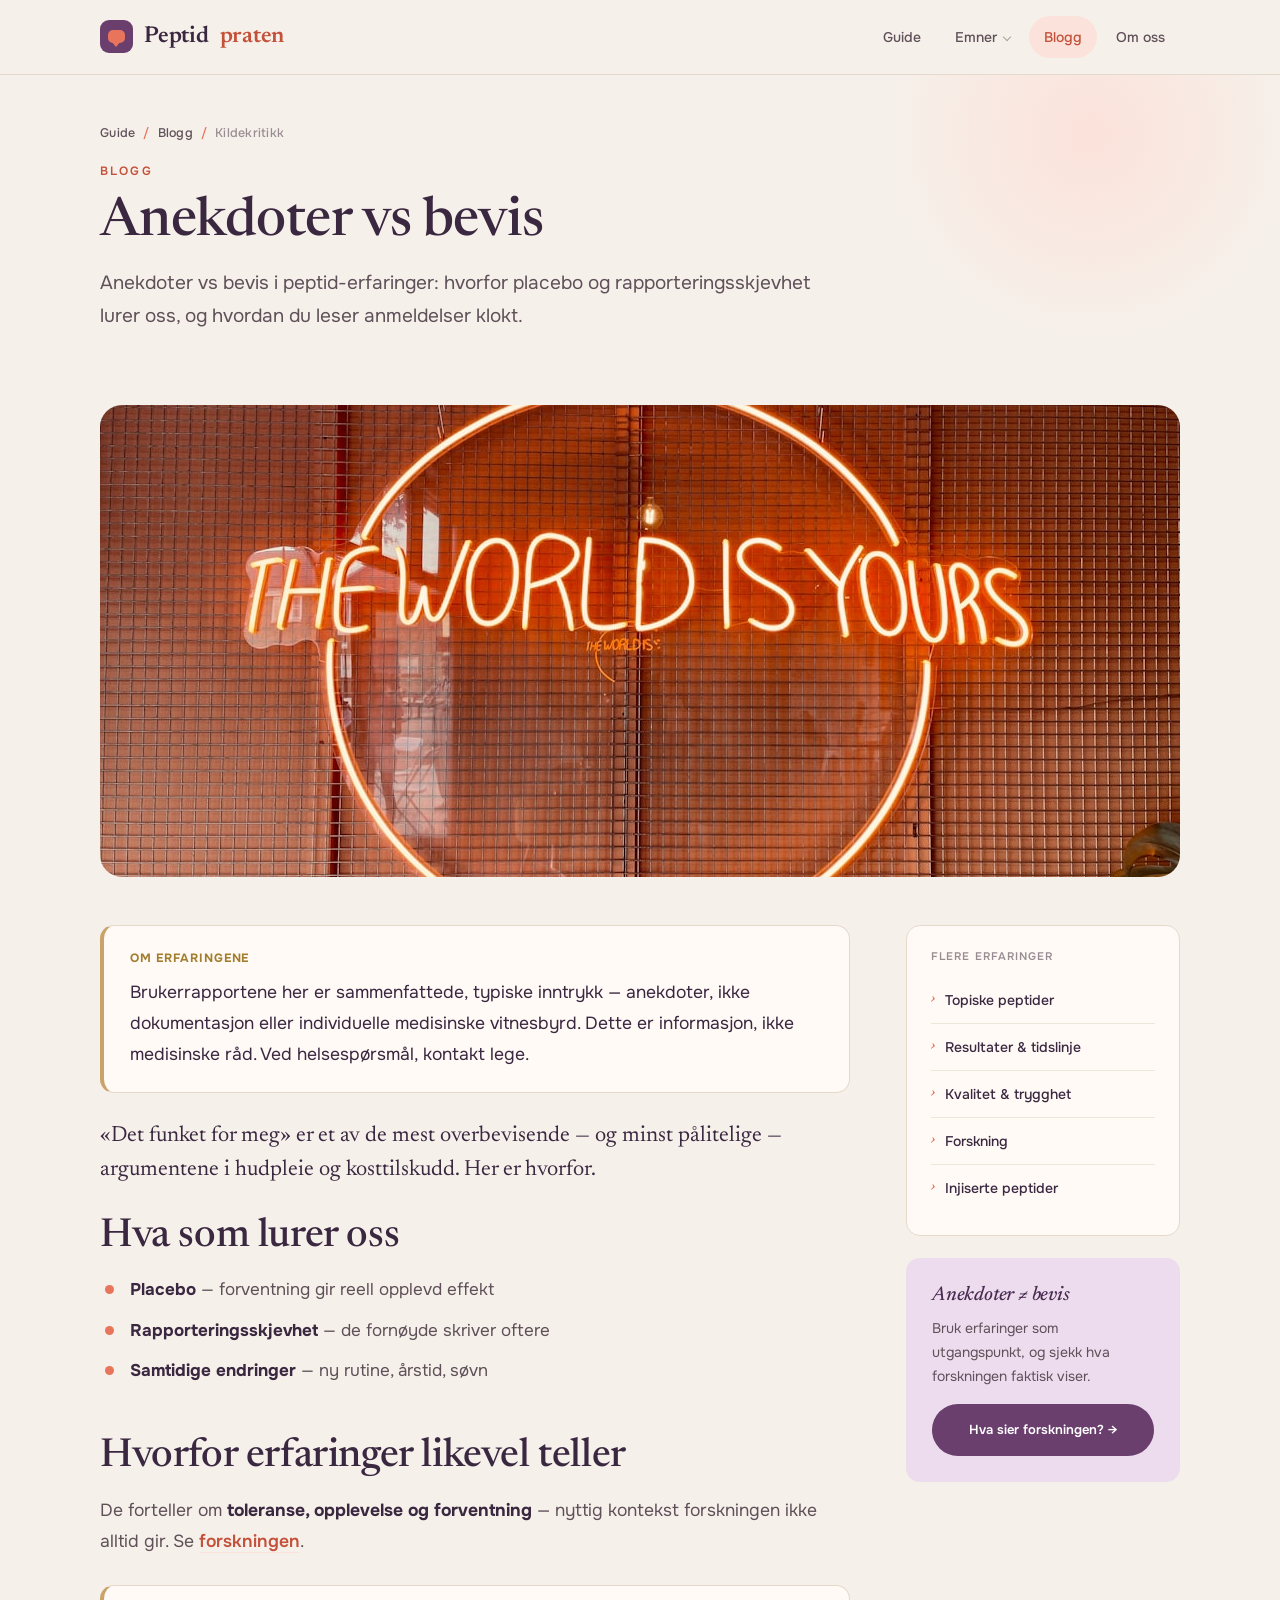
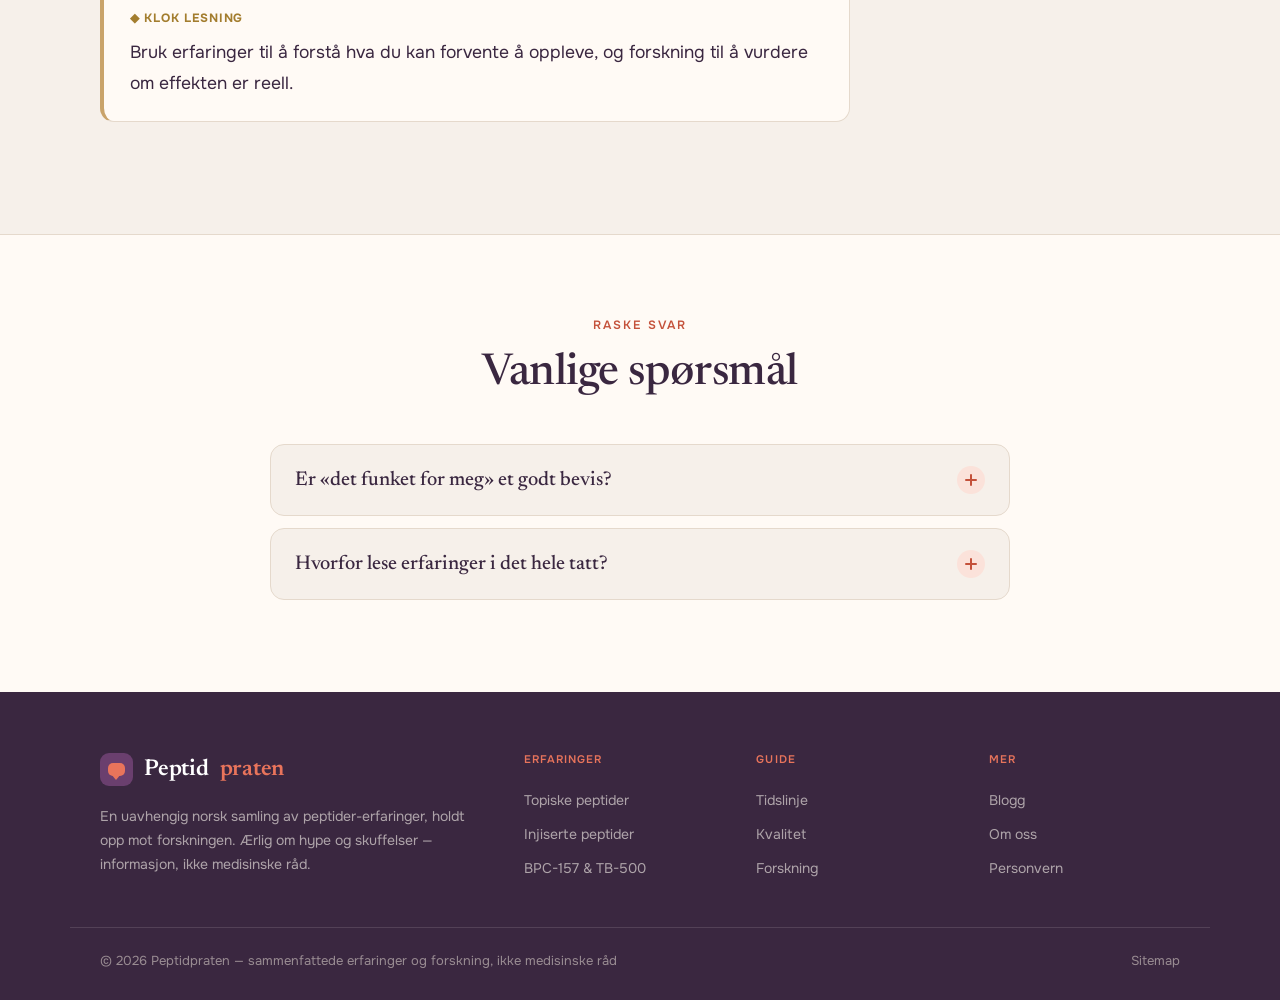
<file: blogg-anekdoter-vs-bevis.html>
<!DOCTYPE html>
<html lang="no"><head>
<meta charset="utf-8"><meta name="viewport" content="width=device-width, initial-scale=1.0">
<title>Hvorfor Anekdoter Ikke Er Bevis (og Hvorfor De Likevel Er Nyttige) | Peptidpraten</title><meta name="title" content="Hvorfor Anekdoter Ikke Er Bevis (og Hvorfor De Likevel Er Nyttige) | Peptidpraten"><meta name="description" content="Anekdoter vs bevis i peptid-erfaringer: hvorfor placebo og rapporteringsskjevhet lurer oss, og hvordan du leser anmeldelser klokt.">
<meta name="robots" content="index, follow"><meta name="googlebot" content="index, follow, max-snippet:-1, max-image-preview:large, max-video-preview:-1">
<link rel="canonical" href="blogg-anekdoter-vs-bevis.html">
<link rel="icon" type="image/svg+xml" href="favicon.svg">
<link rel="icon" type="image/png" sizes="32x32" href="favicon-32.png">
<link rel="apple-touch-icon" href="favicon.png">
<link rel="preconnect" href="https://fonts.googleapis.com"><link rel="preconnect" href="https://fonts.gstatic.com" crossorigin>
<link rel="stylesheet" href="https://fonts.googleapis.com/css2?family=Newsreader:ital,opsz,wght@0,6..72,400;0,6..72,500;0,6..72,600;1,6..72,400;1,6..72,500&family=Onest:wght@400;500;600;700&display=swap">
<style>
/* ============================================
   PEPTIDER ERFARINGER — Site #16 (design #17)
   Reviews / community editorial. Aubergine-plum + coral + sand.
   Newsreader + Onest.
   ============================================ */
:root{
  --bg:#f6f0ea;
  --bg-2:#ece1d6;
  --surface:#fffaf5;
  --ink:#3a2740;
  --ink-2:#5f5059;
  --ink-3:#998c92;
  --line:#e5d9cc;
  --line-2:#efe6da;
  --plum:#6a3f6e;
  --plum-dark:#4a2b50;
  --plum-soft:#ecdcee;
  --coral:#e8745b;
  --coral-dark:#c4513a;
  --coral-soft:#fbe2da;
  --sand:#c9a36a;
  --sand-soft:#f5e9d4;
  --green:#4f8a5e;
  --green-soft:#e0efe1;
  --gold:#c79a52;
  --red:#c0473f;
  --red-soft:#f8e1de;
  --r-sm:8px;
  --r:14px;
  --r-lg:22px;
  --disp:'Newsreader',Georgia,serif;
  --body:'Onest',-apple-system,sans-serif;
  --maxw:1140px;
}
*{box-sizing:border-box;margin:0;padding:0}
html{scroll-behavior:smooth;-webkit-text-size-adjust:100%}
body{background:var(--bg);color:var(--ink);font-family:var(--body);font-size:17px;line-height:1.72;-webkit-font-smoothing:antialiased}
::selection{background:var(--coral);color:#fff}
a{color:var(--coral-dark);text-decoration:none}
a:hover{color:var(--ink)}
h1,h2,h3,h4{font-family:var(--disp);font-weight:500;line-height:1.16;letter-spacing:-0.01em;color:var(--ink)}
img{max-width:100%;display:block}
.wrap{max-width:var(--maxw);margin:0 auto;padding:0 30px}
.eyebrow{font-family:var(--body);font-weight:600;font-size:12px;text-transform:uppercase;letter-spacing:.18em;color:var(--coral-dark)}

/* topbar */
.topbar{position:sticky;top:0;z-index:1000;background:rgba(246,240,234,.92);backdrop-filter:blur(12px);border-bottom:1px solid var(--line)}
.topbar-inner{max-width:var(--maxw);margin:0 auto;padding:0 30px;height:74px;display:flex;align-items:center;justify-content:space-between}
.brand{display:flex;align-items:center;gap:11px;font-family:var(--disp);font-weight:600;font-size:23px;letter-spacing:-0.01em;color:var(--ink)}
.brand .mk{width:33px;height:33px;border-radius:9px;background:var(--plum);position:relative;flex-shrink:0;display:flex;align-items:center;justify-content:center}
.brand .mk::before{content:'';width:17px;height:13px;background:var(--coral);border-radius:5px}
.brand .mk::after{content:'';position:absolute;bottom:6px;left:11px;border-left:5px solid transparent;border-right:5px solid transparent;border-top:6px solid var(--coral)}
.brand b{font-weight:600;color:var(--coral-dark)}
.nav{display:flex;align-items:center;gap:4px;list-style:none}
.nav>li{position:relative}
.nav>li>a{display:block;padding:9px 15px;font-family:var(--body);font-weight:500;font-size:14px;color:var(--ink-2);border-radius:999px;transition:all .15s}
.nav>li>a:hover{color:var(--ink);background:var(--bg-2)}
.nav a.current{color:var(--coral-dark);background:var(--coral-soft)}
.has-menu>a::after{content:'';display:inline-block;width:5px;height:5px;margin-left:7px;border-right:1.5px solid currentColor;border-bottom:1.5px solid currentColor;transform:translateY(-2px) rotate(45deg);opacity:.5}
.menu{position:absolute;top:calc(100% + 8px);left:0;min-width:272px;background:var(--surface);border:1px solid var(--line);border-radius:var(--r);padding:9px;opacity:0;visibility:hidden;transform:translateY(-6px);transition:all .16s;box-shadow:0 20px 48px -18px rgba(58,39,64,.28)}
.has-menu:hover .menu,.has-menu:focus-within .menu{opacity:1;visibility:visible;transform:translateY(0)}
.menu a{display:flex;gap:11px;padding:11px 13px;font-size:14px;color:var(--ink-2);border-radius:var(--r-sm)}
.menu a:hover{background:var(--coral-soft);color:var(--coral-dark)}
.menu a .n{font-family:var(--disp);font-style:italic;font-size:15px;color:var(--coral);min-width:18px}
.btn{display:inline-flex;align-items:center;gap:9px;font-family:var(--body);font-weight:600;font-size:14.5px;padding:14px 28px;border:1.5px solid transparent;cursor:pointer;transition:all .18s;border-radius:999px}
.btn-solid{background:var(--plum);color:#fff}
.btn-solid:hover{background:var(--plum-dark);color:#fff}
.btn-coral{background:var(--coral);color:#fff}
.btn-coral:hover{background:var(--coral-dark);color:#fff}
.btn-line{background:transparent;color:var(--ink);border-color:var(--sand)}
.btn-line:hover{border-color:var(--coral);color:var(--coral-dark)}
.btn .arr{transition:transform .18s}.btn:hover .arr{transform:translateX(3px)}
.burger{display:none;width:46px;height:46px;border:1px solid var(--line);background:var(--surface);cursor:pointer;flex-direction:column;align-items:center;justify-content:center;gap:4px;border-radius:50%}
.burger span{width:18px;height:2px;background:var(--ink)}
.mnav{display:none}

/* hero */
.hero{position:relative;overflow:hidden;padding:62px 0 68px}
.hero::before{content:'';position:absolute;top:-14%;right:-6%;width:520px;height:520px;border-radius:50%;background:radial-gradient(circle,var(--coral-soft),transparent 64%);pointer-events:none}
.hero::after{content:'';position:absolute;bottom:-22%;left:-10%;width:380px;height:380px;border-radius:50%;background:radial-gradient(circle,var(--plum-soft),transparent 66%);pointer-events:none}
.hero-grid{position:relative;max-width:var(--maxw);margin:0 auto;padding:0 30px;display:grid;grid-template-columns:1.08fr .92fr;gap:54px;align-items:center}
.hero .eyebrow{display:inline-flex;align-items:center;gap:9px;margin-bottom:20px}
.hero .eyebrow::before{content:'';width:26px;height:1.5px;background:var(--coral)}
.hero h1{font-size:clamp(42px,6vw,72px);font-weight:500;line-height:1.02;letter-spacing:-0.02em}
.hero h1 em{font-style:italic;color:var(--coral-dark)}
.hero-lede{font-size:19.5px;line-height:1.6;color:var(--ink-2);max-width:32em;margin:22px 0 30px}
.hero-actions{display:flex;gap:13px;flex-wrap:wrap}
.hero-quotes{display:flex;flex-direction:column;gap:16px}
.qcard{background:var(--surface);border:1px solid var(--line);border-radius:var(--r);padding:20px 22px;box-shadow:0 14px 34px -20px rgba(58,39,64,.3)}
.qcard .stars{color:var(--sand);font-size:14px;letter-spacing:2px;margin-bottom:8px}
.qcard p{font-family:var(--disp);font-style:italic;font-size:17px;color:var(--ink);line-height:1.5;margin-bottom:10px}
.qcard .meta{font-size:12.5px;color:var(--ink-3);display:flex;align-items:center;gap:8px}
.qcard .tag{background:var(--plum-soft);color:var(--plum-dark);font-weight:600;padding:2px 9px;border-radius:999px;font-size:11px}

/* ribbon */
.ribbon{background:var(--ink);color:#fff}
.ribbon-inner{max-width:var(--maxw);margin:0 auto;padding:0 30px;display:grid;grid-template-columns:repeat(4,1fr)}
.ribbon .r{padding:24px 22px;border-right:1px solid rgba(255,255,255,.1);text-align:center}
.ribbon .r:last-child{border-right:0}
.ribbon .r .n{font-family:var(--disp);font-style:italic;font-size:22px;color:var(--coral)}
.ribbon .r .l{font-size:12.5px;color:rgba(255,255,255,.66);margin-top:6px}

/* disclaimer */
.disclaimer{max-width:var(--maxw);margin:30px auto 0;padding:0 30px}
.disclaimer-in{background:var(--sand-soft);border:1px solid #e6d3ac;border-radius:var(--r);padding:15px 22px;display:flex;gap:13px;align-items:flex-start;font-size:14.5px;color:var(--ink-2)}
.disclaimer-in .ic{font-size:17px;flex-shrink:0}
.disclaimer-in strong{color:var(--ink);font-family:var(--disp)}

/* pillar */
.pillar{padding:58px 0 84px}
.pillar-grid{max-width:var(--maxw);margin:0 auto;padding:0 30px;display:grid;grid-template-columns:248px 1fr;gap:56px;align-items:start}
.toc{position:sticky;top:96px;background:var(--surface);border:1px solid var(--line);border-radius:var(--r);padding:24px;max-height:calc(100vh - 130px);overflow-y:auto}
.toc h4{font-family:var(--body);font-weight:600;font-size:11px;text-transform:uppercase;letter-spacing:.16em;color:var(--ink-3);margin-bottom:15px}
.toc ol{list-style:none;counter-reset:t}
.toc li{counter-increment:t}
.toc a{display:flex;gap:11px;padding:7px 0;font-size:13.5px;color:var(--ink-2);line-height:1.4;border:0;border-top:1px solid var(--line-2)}
.toc li:first-child a{border-top:0}
.toc a::before{content:counter(t,decimal-leading-zero);font-family:var(--disp);font-style:italic;font-size:13px;color:var(--coral);flex-shrink:0}
.toc a:hover{color:var(--coral-dark)}

.prose{max-width:none}
.prose .lead{font-size:22px;line-height:1.55;color:var(--ink);margin-bottom:28px;font-family:var(--disp)}
.prose h2{font-size:clamp(28px,3.3vw,40px);font-weight:500;margin:50px 0 16px;letter-spacing:-0.01em;line-height:1.1}
.prose h2:first-of-type{margin-top:0}
.prose h3{font-size:22px;font-weight:500;margin:30px 0 10px;color:var(--ink);font-style:italic}
.prose p{color:var(--ink-2);margin-bottom:18px;font-size:17.5px;line-height:1.78}
.prose a{color:var(--coral-dark);font-weight:600;border-bottom:1px solid var(--coral-soft)}
.prose a:hover{border-bottom-color:var(--coral-dark)}
.prose strong{color:var(--ink);font-weight:700}
.prose ul,.prose ol{margin:0 0 20px;padding-left:0;list-style:none}
.prose li{position:relative;padding-left:30px;margin-bottom:11px;color:var(--ink-2)}
.prose ul li::before{content:'';position:absolute;left:5px;top:10px;width:9px;height:9px;border-radius:50%;background:var(--coral)}
.prose ol{counter-reset:li}.prose ol li{counter-increment:li}
.prose ol li::before{content:counter(li);position:absolute;left:0;top:1px;width:22px;height:22px;border-radius:50%;background:var(--plum-soft);color:var(--plum-dark);font-family:var(--disp);font-style:italic;font-size:13px;display:flex;align-items:center;justify-content:center}
.prose .pull{font-family:var(--disp);font-style:italic;font-size:25px;line-height:1.35;color:var(--plum-dark);border-left:3px solid var(--coral);padding:6px 0 6px 24px;margin:32px 0}

.box{border-radius:var(--r);padding:22px 26px;margin:28px 0}
.box .h{font-family:var(--body);font-weight:700;font-size:12px;text-transform:uppercase;letter-spacing:.08em;margin-bottom:8px;display:flex;align-items:center;gap:8px}
.box.tip{background:var(--plum-soft)}.box.tip .h{color:var(--plum-dark)}.box.tip p{color:var(--ink);margin:0}
.box.note{background:var(--coral-soft)}.box.note .h{color:var(--coral-dark)}.box.note p{color:var(--ink);margin:0}
.box.warn{background:var(--red-soft);border-left:4px solid var(--red)}.box.warn .h{color:var(--red)}.box.warn p{color:var(--ink);margin:0}
.box.good{background:var(--green-soft);border-left:4px solid var(--green)}.box.good .h{color:var(--green)}.box.good p{color:var(--ink);margin:0}
.box.honest{background:var(--surface);border:1px solid var(--line);border-left:4px solid var(--sand)}.box.honest .h{color:#a37d2e}.box.honest p{color:var(--ink);margin:0}

.figure{margin:32px 0}.figure img{border-radius:var(--r);width:100%}
.figure figcaption{margin-top:10px;font-size:13.5px;color:var(--ink-3);text-align:center;font-style:italic}

/* report cards */
.reports{display:grid;grid-template-columns:1fr 1fr;gap:20px;margin:30px 0}
.report{background:var(--surface);border:1px solid var(--line);border-radius:var(--r);padding:22px}
.report .top{display:flex;justify-content:space-between;align-items:center;margin-bottom:10px}
.report .stars{color:var(--sand);font-size:13px;letter-spacing:2px}
.report .tag{font-family:var(--body);font-weight:600;font-size:10.5px;text-transform:uppercase;letter-spacing:.04em;padding:3px 10px;border-radius:999px;background:var(--plum-soft);color:var(--plum-dark)}
.report .tag.care{background:var(--red-soft);color:var(--red)}
.report p{font-family:var(--disp);font-style:italic;font-size:16.5px;color:var(--ink);line-height:1.5;margin:0}

.tablewrap{overflow-x:auto;margin:30px 0;border:1px solid var(--line);border-radius:var(--r)}
.dtable{width:100%;border-collapse:collapse;font-size:14.5px;background:var(--surface)}
.dtable thead th{background:var(--ink);color:#fff;font-family:var(--body);font-weight:600;font-size:12px;text-transform:uppercase;letter-spacing:.04em;text-align:left;padding:14px 16px}
.dtable tbody td{padding:13px 16px;border-bottom:1px solid var(--line-2);color:var(--ink-2);vertical-align:middle}
.dtable tbody tr:last-child td{border-bottom:0}
.dtable .it{font-family:var(--disp);font-style:italic;color:var(--ink);font-size:16px}
.evtag{display:inline-block;font-family:var(--body);font-weight:700;font-size:10.5px;text-transform:uppercase;letter-spacing:.03em;padding:3px 9px;border-radius:999px}
.evtag.low{background:var(--red-soft);color:var(--red)}
.evtag.med{background:var(--sand-soft);color:#a37d2e}
.evtag.high{background:var(--green-soft);color:var(--green)}

/* cards (blog) */
.cards{display:grid;grid-template-columns:repeat(3,1fr);gap:26px}
.card{background:var(--surface);border:1px solid var(--line);border-radius:var(--r);overflow:hidden;display:flex;flex-direction:column;transition:all .2s}
.card:hover{box-shadow:0 24px 50px -24px rgba(58,39,64,.3);transform:translateY(-3px)}
.card .ph{aspect-ratio:16/11;overflow:hidden}.card .ph img{width:100%;height:100%;object-fit:cover;transition:transform .5s}.card:hover .ph img{transform:scale(1.05)}
.card .bd{padding:24px;display:flex;flex-direction:column;flex:1}
.card .kick{font-family:var(--body);font-weight:600;font-size:11px;text-transform:uppercase;letter-spacing:.1em;color:var(--coral-dark);margin-bottom:10px}
.card h3{font-size:22px;margin-bottom:8px;line-height:1.2;font-weight:500}.card h3 a{color:var(--ink);border:0}.card h3 a:hover{color:var(--coral-dark)}
.card p{font-size:14px;color:var(--ink-2);margin-bottom:15px;flex:1}
.card .go{font-family:var(--body);font-weight:600;font-size:13px;color:var(--coral-dark)}
.sec-head{max-width:620px;margin:0 auto 44px;text-align:center}
.sec-head .eyebrow{display:block;margin-bottom:13px}
.sec-head h2{font-size:clamp(30px,4vw,44px);font-weight:500}
.sec-head p{margin-top:12px;color:var(--ink-2);font-size:17px}

/* faq */
.faq{background:var(--surface);border-top:1px solid var(--line);padding:80px 0}
.faq-wrap{max-width:800px;margin:0 auto;padding:0 30px}
.faq-list{margin-top:38px}
.faq-item{border:1px solid var(--line);border-radius:var(--r);margin-bottom:12px;overflow:hidden;background:var(--bg);transition:box-shadow .2s}
.faq-item.open{box-shadow:0 16px 36px -20px rgba(58,39,64,.26)}
.faq-q{width:100%;background:none;border:0;text-align:left;cursor:pointer;padding:21px 24px;display:flex;align-items:center;gap:16px;font-family:var(--disp);font-weight:500;font-size:20px;color:var(--ink)}
.faq-q .q{flex:1}
.faq-q .pm{width:28px;height:28px;border-radius:50%;background:var(--coral-soft);color:var(--coral-dark);flex-shrink:0;position:relative}
.faq-q .pm::before,.faq-q .pm::after{content:'';position:absolute;background:currentColor;border-radius:2px}
.faq-q .pm::before{left:8px;right:8px;top:13px;height:2px}
.faq-q .pm::after{top:8px;bottom:8px;left:13px;width:2px;transition:transform .25s}
.faq-item.open .pm{background:var(--coral);color:#fff}
.faq-item.open .pm::after{transform:scaleY(0)}
.faq-a{max-height:0;overflow:hidden;transition:max-height .3s ease}
.faq-item.open .faq-a{max-height:520px}
.faq-a-in{padding:0 24px 22px 24px;color:var(--ink-2);font-size:16px;line-height:1.72}

/* cta */
.cta{padding:46px 0 90px}
.cta-inner{max-width:var(--maxw);margin:0 auto;padding:58px 46px;background:var(--plum);border-radius:var(--r-lg);text-align:center;color:#fff;position:relative;overflow:hidden}
.cta-inner::before{content:'';position:absolute;bottom:-40%;right:-5%;width:380px;height:380px;border-radius:50%;background:radial-gradient(circle,rgba(232,116,91,.34),transparent 62%)}
.cta-inner h2{position:relative;color:#fff;font-size:clamp(28px,3.4vw,42px);margin-bottom:12px;font-weight:500}
.cta-inner p{position:relative;color:rgba(255,255,255,.85);font-size:18px;max-width:34em;margin:0 auto 26px}
.cta-inner .btn{position:relative;background:var(--coral);color:#fff}
.cta-inner .btn:hover{background:#fff;color:var(--plum-dark)}

/* footer */
footer{background:var(--ink);color:rgba(246,240,234,.62);padding:58px 0 28px}
.foot-grid{max-width:var(--maxw);margin:0 auto;padding:0 30px;display:grid;grid-template-columns:2fr 1fr 1fr 1fr;gap:42px}
.foot-brand .brand{color:#fff;margin-bottom:14px}.foot-brand .brand b{color:var(--coral)}
.foot-brand p{font-size:14px;max-width:30em}
.foot-col h5{font-family:var(--body);font-weight:600;font-size:11px;text-transform:uppercase;letter-spacing:.1em;color:var(--coral);margin-bottom:14px}
.foot-col a{display:block;color:rgba(246,240,234,.62);font-size:14px;padding:5px 0}
.foot-col a:hover{color:#fff}
.foot-bottom{max-width:var(--maxw);margin:42px auto 0;padding:22px 30px 0;border-top:1px solid rgba(246,240,234,.13);display:flex;justify-content:space-between;gap:16px;flex-wrap:wrap;font-size:13px;color:var(--ink-3)}
.foot-bottom a{color:var(--ink-3)}.foot-bottom a:hover{color:var(--coral)}

/* interior */
.pagehead{padding:48px 0 42px;position:relative;overflow:hidden}
.pagehead::before{content:'';position:absolute;top:-150px;right:-40px;width:460px;height:420px;border-radius:50%;background:radial-gradient(circle,var(--coral-soft),transparent 66%)}
.pagehead-inner{position:relative;max-width:var(--maxw);margin:0 auto;padding:0 30px}
.crumbs{font-size:12.5px;color:var(--ink-3);margin-bottom:16px;font-weight:500;letter-spacing:.02em}
.crumbs a{color:var(--ink-2)}.crumbs .sep{margin:0 8px;color:var(--coral)}
.pagehead .eyebrow{display:block;margin-bottom:13px}
.pagehead h1{font-size:clamp(34px,4.6vw,54px);max-width:16em;font-weight:500;line-height:1.06}
.pagehead h1 em{font-style:italic;color:var(--coral-dark)}
.pagehead .sub{margin-top:16px;font-size:19px;color:var(--ink-2);max-width:38em}
.doc-hero{max-width:var(--maxw);margin:30px auto 0;padding:0 30px}
.doc-hero img{width:100%;border-radius:var(--r-lg);aspect-ratio:16/7;object-fit:cover}
.doc{padding:48px 0 84px}
.doc-grid{max-width:var(--maxw);margin:0 auto;padding:0 30px;display:grid;grid-template-columns:1fr 274px;gap:56px;align-items:start}
.side{position:sticky;top:96px;display:flex;flex-direction:column;gap:22px}
.side-card{background:var(--surface);border:1px solid var(--line);border-radius:var(--r);padding:24px}
.side-card h4{font-family:var(--body);font-weight:600;font-size:11px;text-transform:uppercase;letter-spacing:.1em;color:var(--ink-3);margin-bottom:14px}
.side-list{list-style:none}
.side-list a{display:flex;gap:10px;padding:11px 0;font-size:14px;color:var(--ink);border:0;border-top:1px solid var(--line-2);font-weight:500}
.side-list li:first-child a{border-top:0}.side-list a:hover{color:var(--coral-dark)}
.side-list a .n{font-family:var(--disp);font-style:italic;font-size:13px;color:var(--coral);flex-shrink:0}
.side-cta{background:var(--plum-soft);border-radius:var(--r);padding:26px}
.side-cta h4{font-family:var(--disp);font-style:italic;font-size:20px;color:var(--plum-dark);margin-bottom:8px}
.side-cta p{font-size:14px;color:var(--ink-2);margin-bottom:16px}
.side-cta .btn{width:100%;justify-content:center;font-size:13px;background:var(--plum);color:#fff}

@media(max-width:980px){
  .hero-grid,.pillar-grid,.doc-grid{grid-template-columns:1fr;gap:40px}
  .toc,.side{position:static}.toc{max-height:none}
  .cards{grid-template-columns:1fr 1fr}
  .ribbon-inner{grid-template-columns:1fr 1fr}
  .reports{grid-template-columns:1fr}
}
@media(max-width:760px){
  .nav{display:none}.burger{display:flex}
  .cards{grid-template-columns:1fr}
  .ribbon-inner{grid-template-columns:1fr 1fr}
  .foot-grid{grid-template-columns:1fr 1fr}
  .cta-inner{padding:42px 24px}
  .mnav{position:fixed;inset:0;background:var(--bg);z-index:2000;padding:80px 26px 32px;overflow-y:auto;display:none}
  .mnav.open{display:block}
  .mnav a{display:block;font-family:var(--disp);font-size:24px;padding:14px 0;border-bottom:1px solid var(--line);color:var(--ink)}
  .mnav-x{position:absolute;top:18px;right:24px;width:46px;height:46px;border:1px solid var(--ink);background:transparent;font-size:22px;cursor:pointer;border-radius:50%;color:var(--ink)}
}

</style>
</head><body>
<header class="topbar"><div class="topbar-inner">
<a href="index.html" class="brand"><span class="mk"></span>Peptid<b>praten</b></a>
<nav><ul class="nav">
<li><a href="index.html">Guide</a></li>
<li class="has-menu"><a href="topiske-peptider-erfaringer.html">Emner</a><div class="menu"><a href="topiske-peptider-erfaringer.html"><span class="n">›</span> Topiske peptider</a>
<a href="injiserte-peptider-erfaringer.html"><span class="n">›</span> Injiserte peptider</a>
<a href="bpc-157-tb-500-erfaringer.html"><span class="n">›</span> BPC-157 &amp; TB-500</a>
<a href="peptider-resultater-tidslinje.html"><span class="n">›</span> Resultater &amp; tidslinje</a>
<a href="peptider-kvalitet-trygghet.html"><span class="n">›</span> Kvalitet &amp; trygghet</a>
<a href="forskning-oppsummering.html"><span class="n">›</span> Forskning</a>
</div></li>
<li><a href="blogg.html" class="current">Blogg</a></li>
<li><a href="om-oss.html">Om oss</a></li>
</ul></nav>
<button class="burger" onclick="toggleNav()" aria-label="Meny"><span></span><span></span><span></span></button>
</div></header>
<div class="mnav" id="mnav"><button class="mnav-x" onclick="toggleNav()">✕</button>
<a href="index.html">Guide</a><a href="topiske-peptider-erfaringer.html">Topiske peptider</a><a href="injiserte-peptider-erfaringer.html">Injiserte peptider</a><a href="bpc-157-tb-500-erfaringer.html">BPC-157 &amp; TB-500</a><a href="peptider-resultater-tidslinje.html">Resultater &amp; tidslinje</a><a href="peptider-kvalitet-trygghet.html">Kvalitet &amp; trygghet</a><a href="forskning-oppsummering.html">Forskning</a><a href="blogg.html">Blogg</a><a href="om-oss.html">Om oss</a></div>
<div class="pagehead"><div class="pagehead-inner"><div class="crumbs"><a href="index.html">Guide</a><span class="sep">/</span><a href="blogg.html">Blogg</a><span class="sep">/</span><span>Kildekritikk</span></div>
<span class="eyebrow">Blogg</span><h1>Anekdoter vs bevis</h1><p class="sub">Anekdoter vs bevis i peptid-erfaringer: hvorfor placebo og rapporteringsskjevhet lurer oss, og hvordan du leser anmeldelser klokt.</p></div></div>
<div class="doc-hero"><img src="img/178073318432494.jpg" alt="Anekdoter vs bevis" loading="lazy"></div>
<div class="doc"><div class="doc-grid">
<article class="prose">
<div class="box honest" style="margin:0 0 26px"><div class="h">Om erfaringene</div><p>Brukerrapportene her er sammenfattede, typiske inntrykk — anekdoter, ikke dokumentasjon eller individuelle medisinske vitnesbyrd. Dette er informasjon, ikke medisinske råd. Ved helsespørsmål, kontakt lege.</p></div>
<p class="lead">«Det funket for meg» er et av de mest overbevisende — og minst pålitelige — argumentene i hudpleie og kosttilskudd. Her er hvorfor.</p>
<h2>Hva som lurer oss</h2>
<ul>
<li><strong>Placebo</strong> — forventning gir reell opplevd effekt</li>
<li><strong>Rapporteringsskjevhet</strong> — de fornøyde skriver oftere</li>
<li><strong>Samtidige endringer</strong> — ny rutine, årstid, søvn</li>
</ul>
<h2>Hvorfor erfaringer likevel teller</h2>
<p>De forteller om <strong>toleranse, opplevelse og forventning</strong> — nyttig kontekst forskningen ikke alltid gir. Se <a href="forskning-oppsummering.html">forskningen</a>.</p>
<div class="box honest"><div class="h">◆ Klok lesning</div><p>Bruk erfaringer til å forstå hva du kan forvente å oppleve, og forskning til å vurdere om effekten er reell.</p></div>
</article>
<aside class="side"><div class="side-card"><h4>Flere erfaringer</h4><ul class="side-list"><li><a href="topiske-peptider-erfaringer.html"><span class="n">›</span> Topiske peptider</a></li>
<li><a href="peptider-resultater-tidslinje.html"><span class="n">›</span> Resultater & tidslinje</a></li>
<li><a href="peptider-kvalitet-trygghet.html"><span class="n">›</span> Kvalitet & trygghet</a></li>
<li><a href="forskning-oppsummering.html"><span class="n">›</span> Forskning</a></li>
<li><a href="injiserte-peptider-erfaringer.html"><span class="n">›</span> Injiserte peptider</a></li>
</ul></div>
<div class="side-cta"><h4>Anekdoter ≠ bevis</h4><p>Bruk erfaringer som utgangspunkt, og sjekk hva forskningen faktisk viser.</p><a href="forskning-oppsummering.html" class="btn">Hva sier forskningen? →</a></div></aside>
</div></div>
<section class="faq"><div class="faq-wrap"><div class="sec-head"><span class="eyebrow">Raske svar</span><h2>Vanlige spørsmål</h2></div>
<div class="faq-list"><div class="faq-item"><button class="faq-q"><span class="q">Er «det funket for meg» et godt bevis?</span><span class="pm"></span></button><div class="faq-a"><div class="faq-a-in">Nei. Placebo, rapporteringsskjevhet og samtidige endringer gjør enkeltanekdoter upålitelige som bevis, selv når de er ærlige.</div></div></div>
<div class="faq-item"><button class="faq-q"><span class="q">Hvorfor lese erfaringer i det hele tatt?</span><span class="pm"></span></button><div class="faq-a"><div class="faq-a-in">De gir nyttig kontekst om toleranse, opplevelse og forventning. Bruk dem sammen med forskning, ikke i stedet for.</div></div></div>
</div></div></section>
<footer><div class="foot-grid">
<div class="foot-brand"><a href="index.html" class="brand"><span class="mk"></span>Peptid<b>praten</b></a><p>En uavhengig norsk samling av peptider-erfaringer, holdt opp mot forskningen. Ærlig om hype og skuffelser — informasjon, ikke medisinske råd.</p></div>
<div class="foot-col"><h5>Erfaringer</h5><a href="topiske-peptider-erfaringer.html">Topiske peptider</a><a href="injiserte-peptider-erfaringer.html">Injiserte peptider</a><a href="bpc-157-tb-500-erfaringer.html">BPC-157 &amp; TB-500</a></div>
<div class="foot-col"><h5>Guide</h5><a href="peptider-resultater-tidslinje.html">Tidslinje</a><a href="peptider-kvalitet-trygghet.html">Kvalitet</a><a href="forskning-oppsummering.html">Forskning</a></div>
<div class="foot-col"><h5>Mer</h5><a href="blogg.html">Blogg</a><a href="om-oss.html">Om oss</a><a href="personvern.html">Personvern</a></div>
</div><div class="foot-bottom"><span>© 2026 Peptidpraten — sammenfattede erfaringer og forskning, ikke medisinske råd</span><a href="sitemap.html">Sitemap</a></div></footer>
<script>
function toggleNav(){var n=document.getElementById('mnav');n.classList.toggle('open');document.body.style.overflow=n.classList.contains('open')?'hidden':'';}
document.querySelectorAll('.faq-q').forEach(function(b){b.addEventListener('click',function(){var it=this.closest('.faq-item');var o=it.classList.contains('open');document.querySelectorAll('.faq-item').forEach(function(i){i.classList.remove('open');});if(!o)it.classList.add('open');});});
</script>
</body></html>
</file>
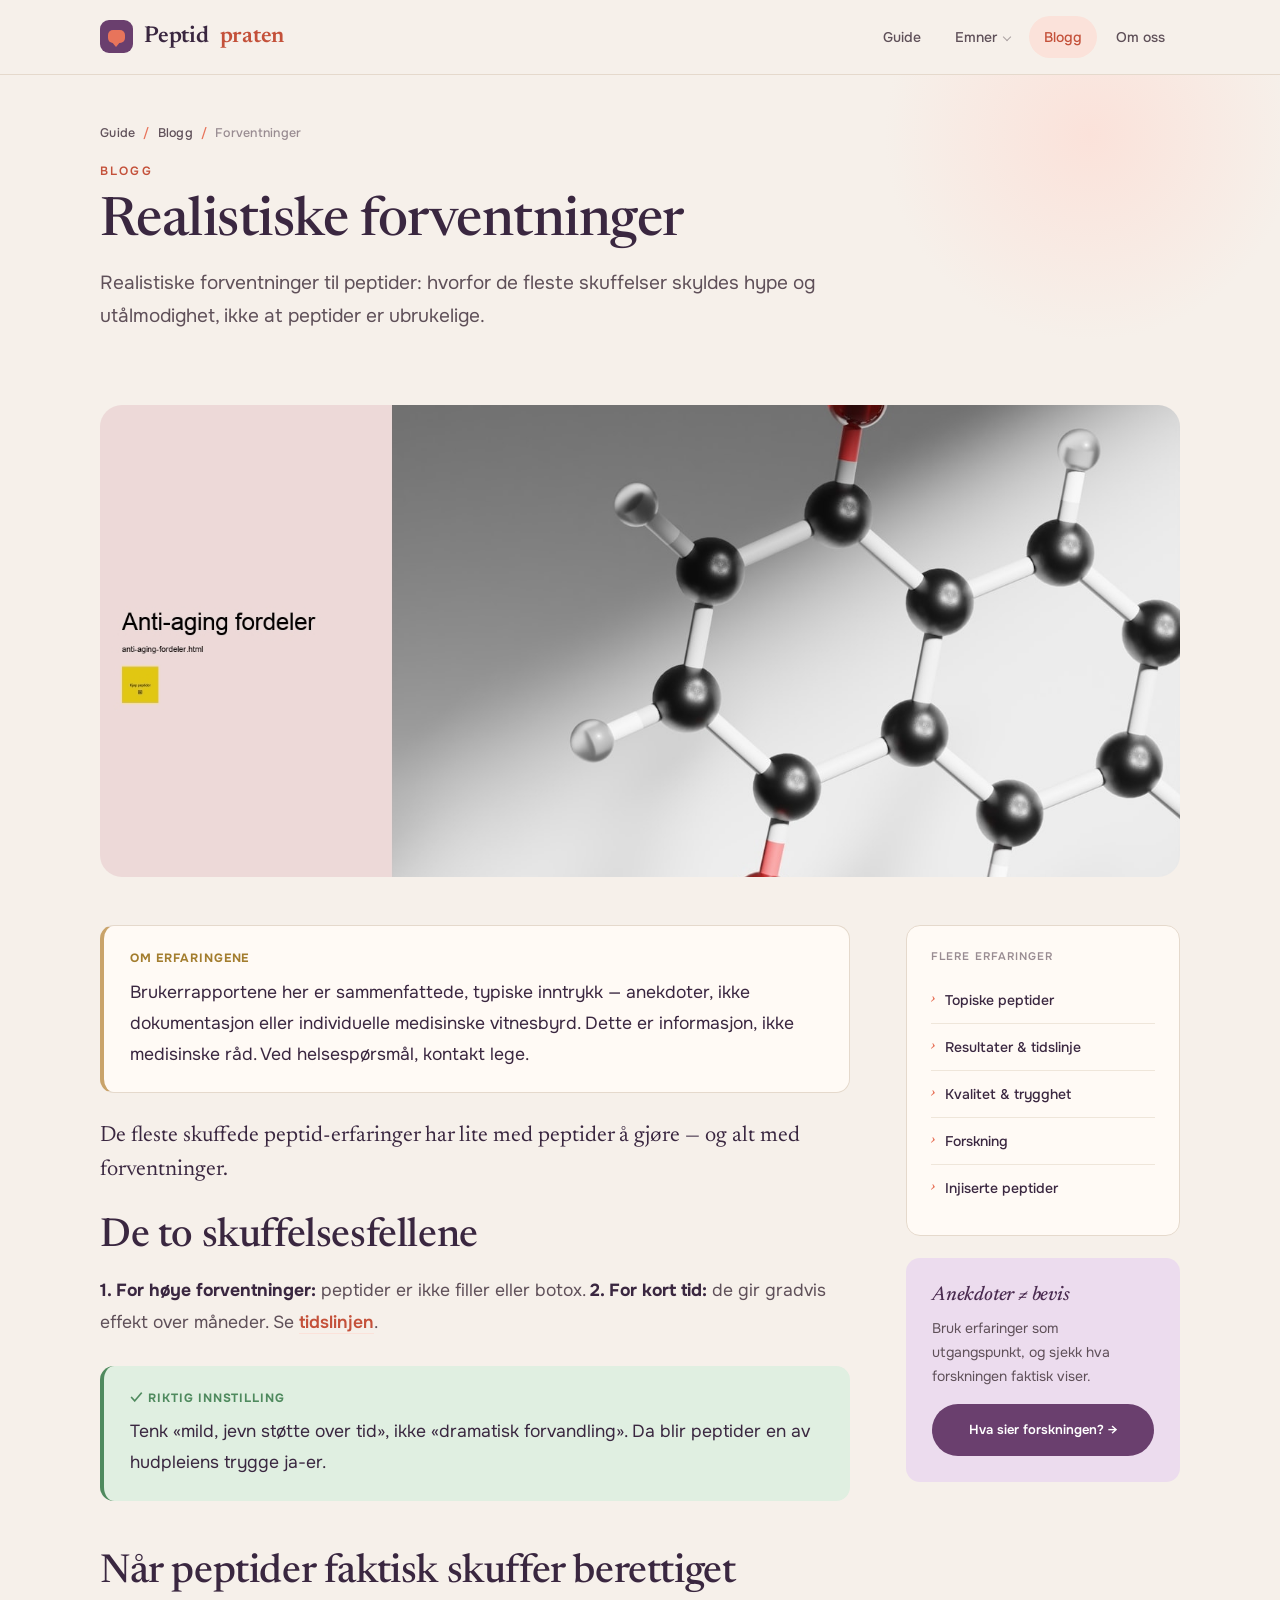
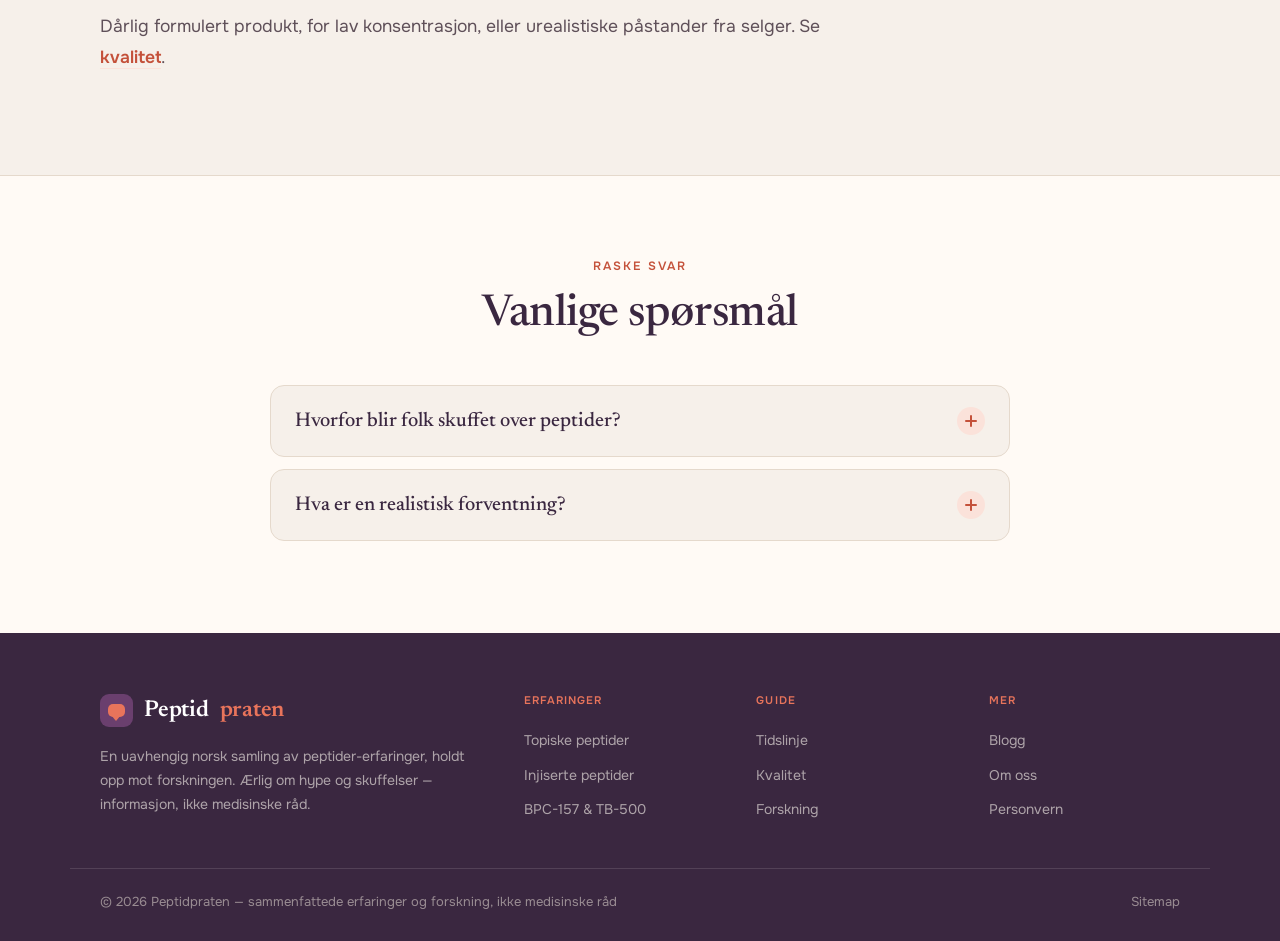
<file: blogg-realistiske-forventninger.html>
<!DOCTYPE html>
<html lang="no"><head>
<meta charset="utf-8"><meta name="viewport" content="width=device-width, initial-scale=1.0">
<title>Realistiske Forventninger: Derfor Blir Folk Skuffet over Peptider | Peptidpraten</title><meta name="title" content="Realistiske Forventninger: Derfor Blir Folk Skuffet over Peptider | Peptidpraten"><meta name="description" content="Realistiske forventninger til peptider: hvorfor de fleste skuffelser skyldes hype og utålmodighet, ikke at peptider er ubrukelige.">
<meta name="robots" content="index, follow"><meta name="googlebot" content="index, follow, max-snippet:-1, max-image-preview:large, max-video-preview:-1">
<link rel="canonical" href="blogg-realistiske-forventninger.html">
<link rel="icon" type="image/svg+xml" href="favicon.svg">
<link rel="icon" type="image/png" sizes="32x32" href="favicon-32.png">
<link rel="apple-touch-icon" href="favicon.png">
<link rel="preconnect" href="https://fonts.googleapis.com"><link rel="preconnect" href="https://fonts.gstatic.com" crossorigin>
<link rel="stylesheet" href="https://fonts.googleapis.com/css2?family=Newsreader:ital,opsz,wght@0,6..72,400;0,6..72,500;0,6..72,600;1,6..72,400;1,6..72,500&family=Onest:wght@400;500;600;700&display=swap">
<style>
/* ============================================
   PEPTIDER ERFARINGER — Site #16 (design #17)
   Reviews / community editorial. Aubergine-plum + coral + sand.
   Newsreader + Onest.
   ============================================ */
:root{
  --bg:#f6f0ea;
  --bg-2:#ece1d6;
  --surface:#fffaf5;
  --ink:#3a2740;
  --ink-2:#5f5059;
  --ink-3:#998c92;
  --line:#e5d9cc;
  --line-2:#efe6da;
  --plum:#6a3f6e;
  --plum-dark:#4a2b50;
  --plum-soft:#ecdcee;
  --coral:#e8745b;
  --coral-dark:#c4513a;
  --coral-soft:#fbe2da;
  --sand:#c9a36a;
  --sand-soft:#f5e9d4;
  --green:#4f8a5e;
  --green-soft:#e0efe1;
  --gold:#c79a52;
  --red:#c0473f;
  --red-soft:#f8e1de;
  --r-sm:8px;
  --r:14px;
  --r-lg:22px;
  --disp:'Newsreader',Georgia,serif;
  --body:'Onest',-apple-system,sans-serif;
  --maxw:1140px;
}
*{box-sizing:border-box;margin:0;padding:0}
html{scroll-behavior:smooth;-webkit-text-size-adjust:100%}
body{background:var(--bg);color:var(--ink);font-family:var(--body);font-size:17px;line-height:1.72;-webkit-font-smoothing:antialiased}
::selection{background:var(--coral);color:#fff}
a{color:var(--coral-dark);text-decoration:none}
a:hover{color:var(--ink)}
h1,h2,h3,h4{font-family:var(--disp);font-weight:500;line-height:1.16;letter-spacing:-0.01em;color:var(--ink)}
img{max-width:100%;display:block}
.wrap{max-width:var(--maxw);margin:0 auto;padding:0 30px}
.eyebrow{font-family:var(--body);font-weight:600;font-size:12px;text-transform:uppercase;letter-spacing:.18em;color:var(--coral-dark)}

/* topbar */
.topbar{position:sticky;top:0;z-index:1000;background:rgba(246,240,234,.92);backdrop-filter:blur(12px);border-bottom:1px solid var(--line)}
.topbar-inner{max-width:var(--maxw);margin:0 auto;padding:0 30px;height:74px;display:flex;align-items:center;justify-content:space-between}
.brand{display:flex;align-items:center;gap:11px;font-family:var(--disp);font-weight:600;font-size:23px;letter-spacing:-0.01em;color:var(--ink)}
.brand .mk{width:33px;height:33px;border-radius:9px;background:var(--plum);position:relative;flex-shrink:0;display:flex;align-items:center;justify-content:center}
.brand .mk::before{content:'';width:17px;height:13px;background:var(--coral);border-radius:5px}
.brand .mk::after{content:'';position:absolute;bottom:6px;left:11px;border-left:5px solid transparent;border-right:5px solid transparent;border-top:6px solid var(--coral)}
.brand b{font-weight:600;color:var(--coral-dark)}
.nav{display:flex;align-items:center;gap:4px;list-style:none}
.nav>li{position:relative}
.nav>li>a{display:block;padding:9px 15px;font-family:var(--body);font-weight:500;font-size:14px;color:var(--ink-2);border-radius:999px;transition:all .15s}
.nav>li>a:hover{color:var(--ink);background:var(--bg-2)}
.nav a.current{color:var(--coral-dark);background:var(--coral-soft)}
.has-menu>a::after{content:'';display:inline-block;width:5px;height:5px;margin-left:7px;border-right:1.5px solid currentColor;border-bottom:1.5px solid currentColor;transform:translateY(-2px) rotate(45deg);opacity:.5}
.menu{position:absolute;top:calc(100% + 8px);left:0;min-width:272px;background:var(--surface);border:1px solid var(--line);border-radius:var(--r);padding:9px;opacity:0;visibility:hidden;transform:translateY(-6px);transition:all .16s;box-shadow:0 20px 48px -18px rgba(58,39,64,.28)}
.has-menu:hover .menu,.has-menu:focus-within .menu{opacity:1;visibility:visible;transform:translateY(0)}
.menu a{display:flex;gap:11px;padding:11px 13px;font-size:14px;color:var(--ink-2);border-radius:var(--r-sm)}
.menu a:hover{background:var(--coral-soft);color:var(--coral-dark)}
.menu a .n{font-family:var(--disp);font-style:italic;font-size:15px;color:var(--coral);min-width:18px}
.btn{display:inline-flex;align-items:center;gap:9px;font-family:var(--body);font-weight:600;font-size:14.5px;padding:14px 28px;border:1.5px solid transparent;cursor:pointer;transition:all .18s;border-radius:999px}
.btn-solid{background:var(--plum);color:#fff}
.btn-solid:hover{background:var(--plum-dark);color:#fff}
.btn-coral{background:var(--coral);color:#fff}
.btn-coral:hover{background:var(--coral-dark);color:#fff}
.btn-line{background:transparent;color:var(--ink);border-color:var(--sand)}
.btn-line:hover{border-color:var(--coral);color:var(--coral-dark)}
.btn .arr{transition:transform .18s}.btn:hover .arr{transform:translateX(3px)}
.burger{display:none;width:46px;height:46px;border:1px solid var(--line);background:var(--surface);cursor:pointer;flex-direction:column;align-items:center;justify-content:center;gap:4px;border-radius:50%}
.burger span{width:18px;height:2px;background:var(--ink)}
.mnav{display:none}

/* hero */
.hero{position:relative;overflow:hidden;padding:62px 0 68px}
.hero::before{content:'';position:absolute;top:-14%;right:-6%;width:520px;height:520px;border-radius:50%;background:radial-gradient(circle,var(--coral-soft),transparent 64%);pointer-events:none}
.hero::after{content:'';position:absolute;bottom:-22%;left:-10%;width:380px;height:380px;border-radius:50%;background:radial-gradient(circle,var(--plum-soft),transparent 66%);pointer-events:none}
.hero-grid{position:relative;max-width:var(--maxw);margin:0 auto;padding:0 30px;display:grid;grid-template-columns:1.08fr .92fr;gap:54px;align-items:center}
.hero .eyebrow{display:inline-flex;align-items:center;gap:9px;margin-bottom:20px}
.hero .eyebrow::before{content:'';width:26px;height:1.5px;background:var(--coral)}
.hero h1{font-size:clamp(42px,6vw,72px);font-weight:500;line-height:1.02;letter-spacing:-0.02em}
.hero h1 em{font-style:italic;color:var(--coral-dark)}
.hero-lede{font-size:19.5px;line-height:1.6;color:var(--ink-2);max-width:32em;margin:22px 0 30px}
.hero-actions{display:flex;gap:13px;flex-wrap:wrap}
.hero-quotes{display:flex;flex-direction:column;gap:16px}
.qcard{background:var(--surface);border:1px solid var(--line);border-radius:var(--r);padding:20px 22px;box-shadow:0 14px 34px -20px rgba(58,39,64,.3)}
.qcard .stars{color:var(--sand);font-size:14px;letter-spacing:2px;margin-bottom:8px}
.qcard p{font-family:var(--disp);font-style:italic;font-size:17px;color:var(--ink);line-height:1.5;margin-bottom:10px}
.qcard .meta{font-size:12.5px;color:var(--ink-3);display:flex;align-items:center;gap:8px}
.qcard .tag{background:var(--plum-soft);color:var(--plum-dark);font-weight:600;padding:2px 9px;border-radius:999px;font-size:11px}

/* ribbon */
.ribbon{background:var(--ink);color:#fff}
.ribbon-inner{max-width:var(--maxw);margin:0 auto;padding:0 30px;display:grid;grid-template-columns:repeat(4,1fr)}
.ribbon .r{padding:24px 22px;border-right:1px solid rgba(255,255,255,.1);text-align:center}
.ribbon .r:last-child{border-right:0}
.ribbon .r .n{font-family:var(--disp);font-style:italic;font-size:22px;color:var(--coral)}
.ribbon .r .l{font-size:12.5px;color:rgba(255,255,255,.66);margin-top:6px}

/* disclaimer */
.disclaimer{max-width:var(--maxw);margin:30px auto 0;padding:0 30px}
.disclaimer-in{background:var(--sand-soft);border:1px solid #e6d3ac;border-radius:var(--r);padding:15px 22px;display:flex;gap:13px;align-items:flex-start;font-size:14.5px;color:var(--ink-2)}
.disclaimer-in .ic{font-size:17px;flex-shrink:0}
.disclaimer-in strong{color:var(--ink);font-family:var(--disp)}

/* pillar */
.pillar{padding:58px 0 84px}
.pillar-grid{max-width:var(--maxw);margin:0 auto;padding:0 30px;display:grid;grid-template-columns:248px 1fr;gap:56px;align-items:start}
.toc{position:sticky;top:96px;background:var(--surface);border:1px solid var(--line);border-radius:var(--r);padding:24px;max-height:calc(100vh - 130px);overflow-y:auto}
.toc h4{font-family:var(--body);font-weight:600;font-size:11px;text-transform:uppercase;letter-spacing:.16em;color:var(--ink-3);margin-bottom:15px}
.toc ol{list-style:none;counter-reset:t}
.toc li{counter-increment:t}
.toc a{display:flex;gap:11px;padding:7px 0;font-size:13.5px;color:var(--ink-2);line-height:1.4;border:0;border-top:1px solid var(--line-2)}
.toc li:first-child a{border-top:0}
.toc a::before{content:counter(t,decimal-leading-zero);font-family:var(--disp);font-style:italic;font-size:13px;color:var(--coral);flex-shrink:0}
.toc a:hover{color:var(--coral-dark)}

.prose{max-width:none}
.prose .lead{font-size:22px;line-height:1.55;color:var(--ink);margin-bottom:28px;font-family:var(--disp)}
.prose h2{font-size:clamp(28px,3.3vw,40px);font-weight:500;margin:50px 0 16px;letter-spacing:-0.01em;line-height:1.1}
.prose h2:first-of-type{margin-top:0}
.prose h3{font-size:22px;font-weight:500;margin:30px 0 10px;color:var(--ink);font-style:italic}
.prose p{color:var(--ink-2);margin-bottom:18px;font-size:17.5px;line-height:1.78}
.prose a{color:var(--coral-dark);font-weight:600;border-bottom:1px solid var(--coral-soft)}
.prose a:hover{border-bottom-color:var(--coral-dark)}
.prose strong{color:var(--ink);font-weight:700}
.prose ul,.prose ol{margin:0 0 20px;padding-left:0;list-style:none}
.prose li{position:relative;padding-left:30px;margin-bottom:11px;color:var(--ink-2)}
.prose ul li::before{content:'';position:absolute;left:5px;top:10px;width:9px;height:9px;border-radius:50%;background:var(--coral)}
.prose ol{counter-reset:li}.prose ol li{counter-increment:li}
.prose ol li::before{content:counter(li);position:absolute;left:0;top:1px;width:22px;height:22px;border-radius:50%;background:var(--plum-soft);color:var(--plum-dark);font-family:var(--disp);font-style:italic;font-size:13px;display:flex;align-items:center;justify-content:center}
.prose .pull{font-family:var(--disp);font-style:italic;font-size:25px;line-height:1.35;color:var(--plum-dark);border-left:3px solid var(--coral);padding:6px 0 6px 24px;margin:32px 0}

.box{border-radius:var(--r);padding:22px 26px;margin:28px 0}
.box .h{font-family:var(--body);font-weight:700;font-size:12px;text-transform:uppercase;letter-spacing:.08em;margin-bottom:8px;display:flex;align-items:center;gap:8px}
.box.tip{background:var(--plum-soft)}.box.tip .h{color:var(--plum-dark)}.box.tip p{color:var(--ink);margin:0}
.box.note{background:var(--coral-soft)}.box.note .h{color:var(--coral-dark)}.box.note p{color:var(--ink);margin:0}
.box.warn{background:var(--red-soft);border-left:4px solid var(--red)}.box.warn .h{color:var(--red)}.box.warn p{color:var(--ink);margin:0}
.box.good{background:var(--green-soft);border-left:4px solid var(--green)}.box.good .h{color:var(--green)}.box.good p{color:var(--ink);margin:0}
.box.honest{background:var(--surface);border:1px solid var(--line);border-left:4px solid var(--sand)}.box.honest .h{color:#a37d2e}.box.honest p{color:var(--ink);margin:0}

.figure{margin:32px 0}.figure img{border-radius:var(--r);width:100%}
.figure figcaption{margin-top:10px;font-size:13.5px;color:var(--ink-3);text-align:center;font-style:italic}

/* report cards */
.reports{display:grid;grid-template-columns:1fr 1fr;gap:20px;margin:30px 0}
.report{background:var(--surface);border:1px solid var(--line);border-radius:var(--r);padding:22px}
.report .top{display:flex;justify-content:space-between;align-items:center;margin-bottom:10px}
.report .stars{color:var(--sand);font-size:13px;letter-spacing:2px}
.report .tag{font-family:var(--body);font-weight:600;font-size:10.5px;text-transform:uppercase;letter-spacing:.04em;padding:3px 10px;border-radius:999px;background:var(--plum-soft);color:var(--plum-dark)}
.report .tag.care{background:var(--red-soft);color:var(--red)}
.report p{font-family:var(--disp);font-style:italic;font-size:16.5px;color:var(--ink);line-height:1.5;margin:0}

.tablewrap{overflow-x:auto;margin:30px 0;border:1px solid var(--line);border-radius:var(--r)}
.dtable{width:100%;border-collapse:collapse;font-size:14.5px;background:var(--surface)}
.dtable thead th{background:var(--ink);color:#fff;font-family:var(--body);font-weight:600;font-size:12px;text-transform:uppercase;letter-spacing:.04em;text-align:left;padding:14px 16px}
.dtable tbody td{padding:13px 16px;border-bottom:1px solid var(--line-2);color:var(--ink-2);vertical-align:middle}
.dtable tbody tr:last-child td{border-bottom:0}
.dtable .it{font-family:var(--disp);font-style:italic;color:var(--ink);font-size:16px}
.evtag{display:inline-block;font-family:var(--body);font-weight:700;font-size:10.5px;text-transform:uppercase;letter-spacing:.03em;padding:3px 9px;border-radius:999px}
.evtag.low{background:var(--red-soft);color:var(--red)}
.evtag.med{background:var(--sand-soft);color:#a37d2e}
.evtag.high{background:var(--green-soft);color:var(--green)}

/* cards (blog) */
.cards{display:grid;grid-template-columns:repeat(3,1fr);gap:26px}
.card{background:var(--surface);border:1px solid var(--line);border-radius:var(--r);overflow:hidden;display:flex;flex-direction:column;transition:all .2s}
.card:hover{box-shadow:0 24px 50px -24px rgba(58,39,64,.3);transform:translateY(-3px)}
.card .ph{aspect-ratio:16/11;overflow:hidden}.card .ph img{width:100%;height:100%;object-fit:cover;transition:transform .5s}.card:hover .ph img{transform:scale(1.05)}
.card .bd{padding:24px;display:flex;flex-direction:column;flex:1}
.card .kick{font-family:var(--body);font-weight:600;font-size:11px;text-transform:uppercase;letter-spacing:.1em;color:var(--coral-dark);margin-bottom:10px}
.card h3{font-size:22px;margin-bottom:8px;line-height:1.2;font-weight:500}.card h3 a{color:var(--ink);border:0}.card h3 a:hover{color:var(--coral-dark)}
.card p{font-size:14px;color:var(--ink-2);margin-bottom:15px;flex:1}
.card .go{font-family:var(--body);font-weight:600;font-size:13px;color:var(--coral-dark)}
.sec-head{max-width:620px;margin:0 auto 44px;text-align:center}
.sec-head .eyebrow{display:block;margin-bottom:13px}
.sec-head h2{font-size:clamp(30px,4vw,44px);font-weight:500}
.sec-head p{margin-top:12px;color:var(--ink-2);font-size:17px}

/* faq */
.faq{background:var(--surface);border-top:1px solid var(--line);padding:80px 0}
.faq-wrap{max-width:800px;margin:0 auto;padding:0 30px}
.faq-list{margin-top:38px}
.faq-item{border:1px solid var(--line);border-radius:var(--r);margin-bottom:12px;overflow:hidden;background:var(--bg);transition:box-shadow .2s}
.faq-item.open{box-shadow:0 16px 36px -20px rgba(58,39,64,.26)}
.faq-q{width:100%;background:none;border:0;text-align:left;cursor:pointer;padding:21px 24px;display:flex;align-items:center;gap:16px;font-family:var(--disp);font-weight:500;font-size:20px;color:var(--ink)}
.faq-q .q{flex:1}
.faq-q .pm{width:28px;height:28px;border-radius:50%;background:var(--coral-soft);color:var(--coral-dark);flex-shrink:0;position:relative}
.faq-q .pm::before,.faq-q .pm::after{content:'';position:absolute;background:currentColor;border-radius:2px}
.faq-q .pm::before{left:8px;right:8px;top:13px;height:2px}
.faq-q .pm::after{top:8px;bottom:8px;left:13px;width:2px;transition:transform .25s}
.faq-item.open .pm{background:var(--coral);color:#fff}
.faq-item.open .pm::after{transform:scaleY(0)}
.faq-a{max-height:0;overflow:hidden;transition:max-height .3s ease}
.faq-item.open .faq-a{max-height:520px}
.faq-a-in{padding:0 24px 22px 24px;color:var(--ink-2);font-size:16px;line-height:1.72}

/* cta */
.cta{padding:46px 0 90px}
.cta-inner{max-width:var(--maxw);margin:0 auto;padding:58px 46px;background:var(--plum);border-radius:var(--r-lg);text-align:center;color:#fff;position:relative;overflow:hidden}
.cta-inner::before{content:'';position:absolute;bottom:-40%;right:-5%;width:380px;height:380px;border-radius:50%;background:radial-gradient(circle,rgba(232,116,91,.34),transparent 62%)}
.cta-inner h2{position:relative;color:#fff;font-size:clamp(28px,3.4vw,42px);margin-bottom:12px;font-weight:500}
.cta-inner p{position:relative;color:rgba(255,255,255,.85);font-size:18px;max-width:34em;margin:0 auto 26px}
.cta-inner .btn{position:relative;background:var(--coral);color:#fff}
.cta-inner .btn:hover{background:#fff;color:var(--plum-dark)}

/* footer */
footer{background:var(--ink);color:rgba(246,240,234,.62);padding:58px 0 28px}
.foot-grid{max-width:var(--maxw);margin:0 auto;padding:0 30px;display:grid;grid-template-columns:2fr 1fr 1fr 1fr;gap:42px}
.foot-brand .brand{color:#fff;margin-bottom:14px}.foot-brand .brand b{color:var(--coral)}
.foot-brand p{font-size:14px;max-width:30em}
.foot-col h5{font-family:var(--body);font-weight:600;font-size:11px;text-transform:uppercase;letter-spacing:.1em;color:var(--coral);margin-bottom:14px}
.foot-col a{display:block;color:rgba(246,240,234,.62);font-size:14px;padding:5px 0}
.foot-col a:hover{color:#fff}
.foot-bottom{max-width:var(--maxw);margin:42px auto 0;padding:22px 30px 0;border-top:1px solid rgba(246,240,234,.13);display:flex;justify-content:space-between;gap:16px;flex-wrap:wrap;font-size:13px;color:var(--ink-3)}
.foot-bottom a{color:var(--ink-3)}.foot-bottom a:hover{color:var(--coral)}

/* interior */
.pagehead{padding:48px 0 42px;position:relative;overflow:hidden}
.pagehead::before{content:'';position:absolute;top:-150px;right:-40px;width:460px;height:420px;border-radius:50%;background:radial-gradient(circle,var(--coral-soft),transparent 66%)}
.pagehead-inner{position:relative;max-width:var(--maxw);margin:0 auto;padding:0 30px}
.crumbs{font-size:12.5px;color:var(--ink-3);margin-bottom:16px;font-weight:500;letter-spacing:.02em}
.crumbs a{color:var(--ink-2)}.crumbs .sep{margin:0 8px;color:var(--coral)}
.pagehead .eyebrow{display:block;margin-bottom:13px}
.pagehead h1{font-size:clamp(34px,4.6vw,54px);max-width:16em;font-weight:500;line-height:1.06}
.pagehead h1 em{font-style:italic;color:var(--coral-dark)}
.pagehead .sub{margin-top:16px;font-size:19px;color:var(--ink-2);max-width:38em}
.doc-hero{max-width:var(--maxw);margin:30px auto 0;padding:0 30px}
.doc-hero img{width:100%;border-radius:var(--r-lg);aspect-ratio:16/7;object-fit:cover}
.doc{padding:48px 0 84px}
.doc-grid{max-width:var(--maxw);margin:0 auto;padding:0 30px;display:grid;grid-template-columns:1fr 274px;gap:56px;align-items:start}
.side{position:sticky;top:96px;display:flex;flex-direction:column;gap:22px}
.side-card{background:var(--surface);border:1px solid var(--line);border-radius:var(--r);padding:24px}
.side-card h4{font-family:var(--body);font-weight:600;font-size:11px;text-transform:uppercase;letter-spacing:.1em;color:var(--ink-3);margin-bottom:14px}
.side-list{list-style:none}
.side-list a{display:flex;gap:10px;padding:11px 0;font-size:14px;color:var(--ink);border:0;border-top:1px solid var(--line-2);font-weight:500}
.side-list li:first-child a{border-top:0}.side-list a:hover{color:var(--coral-dark)}
.side-list a .n{font-family:var(--disp);font-style:italic;font-size:13px;color:var(--coral);flex-shrink:0}
.side-cta{background:var(--plum-soft);border-radius:var(--r);padding:26px}
.side-cta h4{font-family:var(--disp);font-style:italic;font-size:20px;color:var(--plum-dark);margin-bottom:8px}
.side-cta p{font-size:14px;color:var(--ink-2);margin-bottom:16px}
.side-cta .btn{width:100%;justify-content:center;font-size:13px;background:var(--plum);color:#fff}

@media(max-width:980px){
  .hero-grid,.pillar-grid,.doc-grid{grid-template-columns:1fr;gap:40px}
  .toc,.side{position:static}.toc{max-height:none}
  .cards{grid-template-columns:1fr 1fr}
  .ribbon-inner{grid-template-columns:1fr 1fr}
  .reports{grid-template-columns:1fr}
}
@media(max-width:760px){
  .nav{display:none}.burger{display:flex}
  .cards{grid-template-columns:1fr}
  .ribbon-inner{grid-template-columns:1fr 1fr}
  .foot-grid{grid-template-columns:1fr 1fr}
  .cta-inner{padding:42px 24px}
  .mnav{position:fixed;inset:0;background:var(--bg);z-index:2000;padding:80px 26px 32px;overflow-y:auto;display:none}
  .mnav.open{display:block}
  .mnav a{display:block;font-family:var(--disp);font-size:24px;padding:14px 0;border-bottom:1px solid var(--line);color:var(--ink)}
  .mnav-x{position:absolute;top:18px;right:24px;width:46px;height:46px;border:1px solid var(--ink);background:transparent;font-size:22px;cursor:pointer;border-radius:50%;color:var(--ink)}
}

</style>
</head><body>
<header class="topbar"><div class="topbar-inner">
<a href="index.html" class="brand"><span class="mk"></span>Peptid<b>praten</b></a>
<nav><ul class="nav">
<li><a href="index.html">Guide</a></li>
<li class="has-menu"><a href="topiske-peptider-erfaringer.html">Emner</a><div class="menu"><a href="topiske-peptider-erfaringer.html"><span class="n">›</span> Topiske peptider</a>
<a href="injiserte-peptider-erfaringer.html"><span class="n">›</span> Injiserte peptider</a>
<a href="bpc-157-tb-500-erfaringer.html"><span class="n">›</span> BPC-157 &amp; TB-500</a>
<a href="peptider-resultater-tidslinje.html"><span class="n">›</span> Resultater &amp; tidslinje</a>
<a href="peptider-kvalitet-trygghet.html"><span class="n">›</span> Kvalitet &amp; trygghet</a>
<a href="forskning-oppsummering.html"><span class="n">›</span> Forskning</a>
</div></li>
<li><a href="blogg.html" class="current">Blogg</a></li>
<li><a href="om-oss.html">Om oss</a></li>
</ul></nav>
<button class="burger" onclick="toggleNav()" aria-label="Meny"><span></span><span></span><span></span></button>
</div></header>
<div class="mnav" id="mnav"><button class="mnav-x" onclick="toggleNav()">✕</button>
<a href="index.html">Guide</a><a href="topiske-peptider-erfaringer.html">Topiske peptider</a><a href="injiserte-peptider-erfaringer.html">Injiserte peptider</a><a href="bpc-157-tb-500-erfaringer.html">BPC-157 &amp; TB-500</a><a href="peptider-resultater-tidslinje.html">Resultater &amp; tidslinje</a><a href="peptider-kvalitet-trygghet.html">Kvalitet &amp; trygghet</a><a href="forskning-oppsummering.html">Forskning</a><a href="blogg.html">Blogg</a><a href="om-oss.html">Om oss</a></div>
<div class="pagehead"><div class="pagehead-inner"><div class="crumbs"><a href="index.html">Guide</a><span class="sep">/</span><a href="blogg.html">Blogg</a><span class="sep">/</span><span>Forventninger</span></div>
<span class="eyebrow">Blogg</span><h1>Realistiske forventninger</h1><p class="sub">Realistiske forventninger til peptider: hvorfor de fleste skuffelser skyldes hype og utålmodighet, ikke at peptider er ubrukelige.</p></div></div>
<div class="doc-hero"><img src="img/anti-aging-fordeler.jpg" alt="Realistiske forventninger" loading="lazy"></div>
<div class="doc"><div class="doc-grid">
<article class="prose">
<div class="box honest" style="margin:0 0 26px"><div class="h">Om erfaringene</div><p>Brukerrapportene her er sammenfattede, typiske inntrykk — anekdoter, ikke dokumentasjon eller individuelle medisinske vitnesbyrd. Dette er informasjon, ikke medisinske råd. Ved helsespørsmål, kontakt lege.</p></div>
<p class="lead">De fleste skuffede peptid-erfaringer har lite med peptider å gjøre — og alt med forventninger.</p>
<h2>De to skuffelsesfellene</h2>
<p><strong>1. For høye forventninger:</strong> peptider er ikke filler eller botox. <strong>2. For kort tid:</strong> de gir gradvis effekt over måneder. Se <a href="peptider-resultater-tidslinje.html">tidslinjen</a>.</p>
<div class="box good"><div class="h">✓ Riktig innstilling</div><p>Tenk «mild, jevn støtte over tid», ikke «dramatisk forvandling». Da blir peptider en av hudpleiens trygge ja-er.</p></div>
<h2>Når peptider faktisk skuffer berettiget</h2>
<p>Dårlig formulert produkt, for lav konsentrasjon, eller urealistiske påstander fra selger. Se <a href="peptider-kvalitet-trygghet.html">kvalitet</a>.</p>
</article>
<aside class="side"><div class="side-card"><h4>Flere erfaringer</h4><ul class="side-list"><li><a href="topiske-peptider-erfaringer.html"><span class="n">›</span> Topiske peptider</a></li>
<li><a href="peptider-resultater-tidslinje.html"><span class="n">›</span> Resultater & tidslinje</a></li>
<li><a href="peptider-kvalitet-trygghet.html"><span class="n">›</span> Kvalitet & trygghet</a></li>
<li><a href="forskning-oppsummering.html"><span class="n">›</span> Forskning</a></li>
<li><a href="injiserte-peptider-erfaringer.html"><span class="n">›</span> Injiserte peptider</a></li>
</ul></div>
<div class="side-cta"><h4>Anekdoter ≠ bevis</h4><p>Bruk erfaringer som utgangspunkt, og sjekk hva forskningen faktisk viser.</p><a href="forskning-oppsummering.html" class="btn">Hva sier forskningen? →</a></div></aside>
</div></div>
<section class="faq"><div class="faq-wrap"><div class="sec-head"><span class="eyebrow">Raske svar</span><h2>Vanlige spørsmål</h2></div>
<div class="faq-list"><div class="faq-item"><button class="faq-q"><span class="q">Hvorfor blir folk skuffet over peptider?</span><span class="pm"></span></button><div class="faq-a"><div class="faq-a-in">Oftest på grunn av for høye forventninger (de er ikke botox) eller for kort tid. Peptider gir mild, gradvis effekt over måneder.</div></div></div>
<div class="faq-item"><button class="faq-q"><span class="q">Hva er en realistisk forventning?</span><span class="pm"></span></button><div class="faq-a"><div class="faq-a-in">Mild, jevn forbedring i fasthet og tekstur over 8–12 uker og utover, ikke en dramatisk forvandling. Med den innstillingen blir folk oftest fornøyde.</div></div></div>
</div></div></section>
<footer><div class="foot-grid">
<div class="foot-brand"><a href="index.html" class="brand"><span class="mk"></span>Peptid<b>praten</b></a><p>En uavhengig norsk samling av peptider-erfaringer, holdt opp mot forskningen. Ærlig om hype og skuffelser — informasjon, ikke medisinske råd.</p></div>
<div class="foot-col"><h5>Erfaringer</h5><a href="topiske-peptider-erfaringer.html">Topiske peptider</a><a href="injiserte-peptider-erfaringer.html">Injiserte peptider</a><a href="bpc-157-tb-500-erfaringer.html">BPC-157 &amp; TB-500</a></div>
<div class="foot-col"><h5>Guide</h5><a href="peptider-resultater-tidslinje.html">Tidslinje</a><a href="peptider-kvalitet-trygghet.html">Kvalitet</a><a href="forskning-oppsummering.html">Forskning</a></div>
<div class="foot-col"><h5>Mer</h5><a href="blogg.html">Blogg</a><a href="om-oss.html">Om oss</a><a href="personvern.html">Personvern</a></div>
</div><div class="foot-bottom"><span>© 2026 Peptidpraten — sammenfattede erfaringer og forskning, ikke medisinske råd</span><a href="sitemap.html">Sitemap</a></div></footer>
<script>
function toggleNav(){var n=document.getElementById('mnav');n.classList.toggle('open');document.body.style.overflow=n.classList.contains('open')?'hidden':'';}
document.querySelectorAll('.faq-q').forEach(function(b){b.addEventListener('click',function(){var it=this.closest('.faq-item');var o=it.classList.contains('open');document.querySelectorAll('.faq-item').forEach(function(i){i.classList.remove('open');});if(!o)it.classList.add('open');});});
</script>
</body></html>
</file>
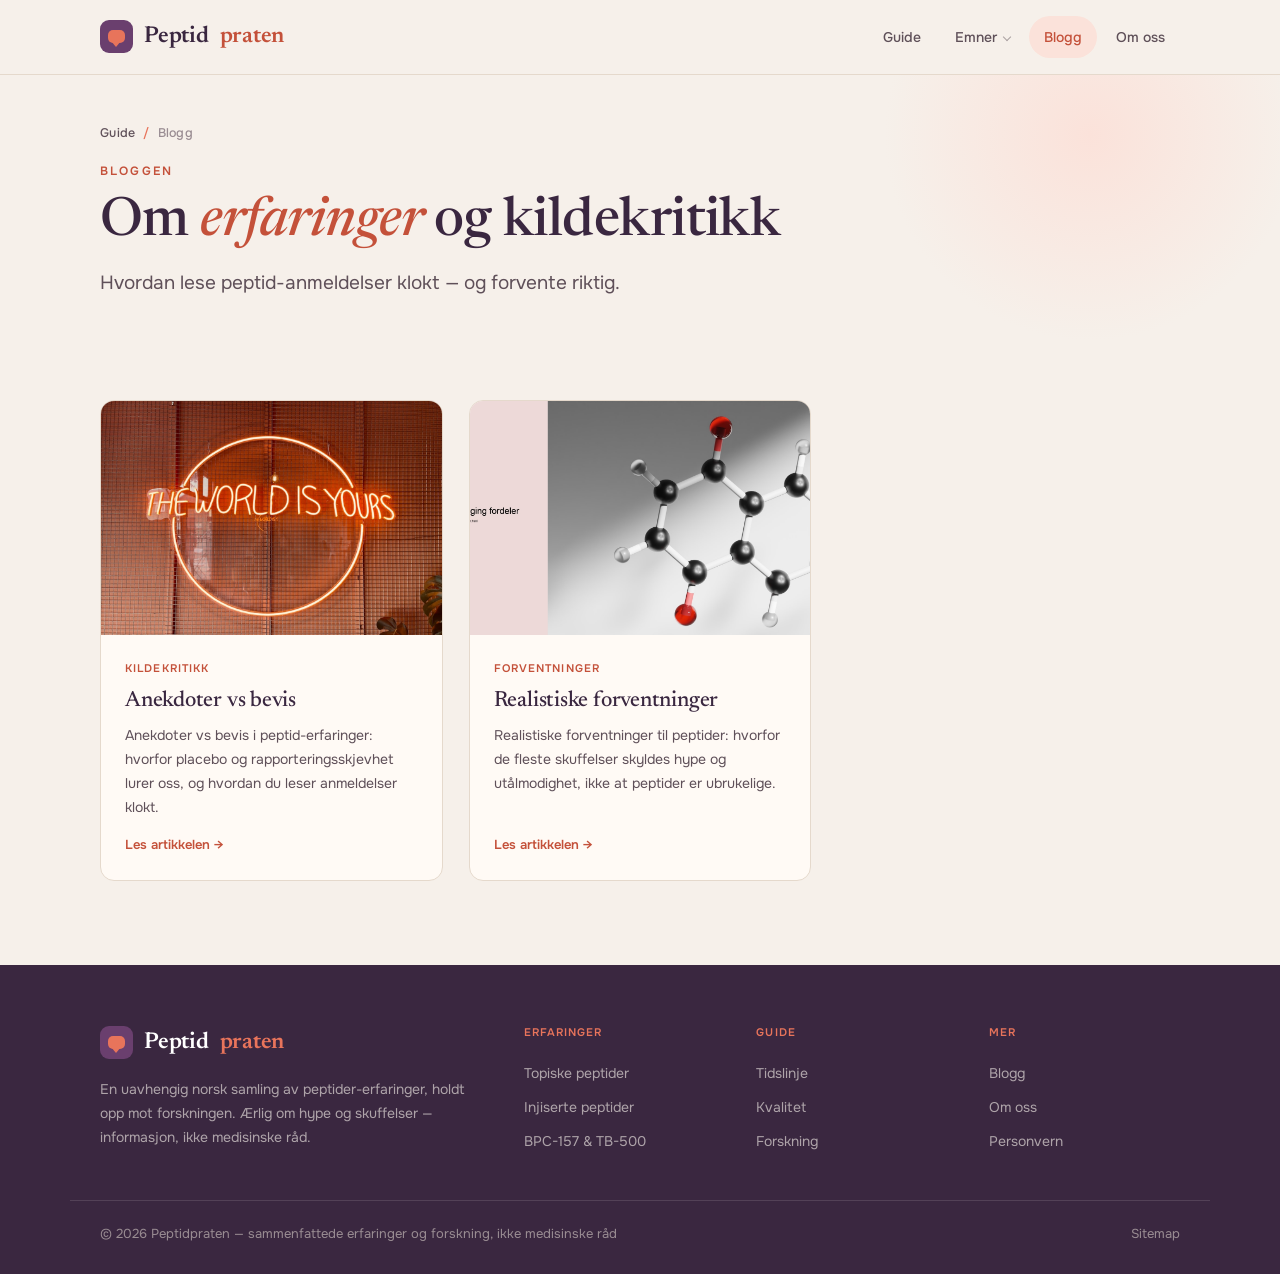
<file: blogg.html>
<!DOCTYPE html><html lang="no"><head>
<meta charset="utf-8"><meta name="viewport" content="width=device-width, initial-scale=1.0">
<title>Blogg — Peptid-erfaringer og kildekritikk | Peptidpraten</title>
<meta name="description" content="Bloggen vår: anekdoter vs bevis og realistiske forventninger til peptider.">
<meta name="robots" content="index, follow"><link rel="canonical" href="blogg.html">
<link rel="icon" type="image/svg+xml" href="favicon.svg">
<link rel="icon" type="image/png" sizes="32x32" href="favicon-32.png">
<link rel="apple-touch-icon" href="favicon.png">
<link rel="preconnect" href="https://fonts.googleapis.com"><link rel="preconnect" href="https://fonts.gstatic.com" crossorigin>
<link rel="stylesheet" href="https://fonts.googleapis.com/css2?family=Newsreader:ital,opsz,wght@0,6..72,400;0,6..72,500;0,6..72,600;1,6..72,400;1,6..72,500&family=Onest:wght@400;500;600;700&display=swap">
<style>
/* ============================================
   PEPTIDER ERFARINGER — Site #16 (design #17)
   Reviews / community editorial. Aubergine-plum + coral + sand.
   Newsreader + Onest.
   ============================================ */
:root{
  --bg:#f6f0ea;
  --bg-2:#ece1d6;
  --surface:#fffaf5;
  --ink:#3a2740;
  --ink-2:#5f5059;
  --ink-3:#998c92;
  --line:#e5d9cc;
  --line-2:#efe6da;
  --plum:#6a3f6e;
  --plum-dark:#4a2b50;
  --plum-soft:#ecdcee;
  --coral:#e8745b;
  --coral-dark:#c4513a;
  --coral-soft:#fbe2da;
  --sand:#c9a36a;
  --sand-soft:#f5e9d4;
  --green:#4f8a5e;
  --green-soft:#e0efe1;
  --gold:#c79a52;
  --red:#c0473f;
  --red-soft:#f8e1de;
  --r-sm:8px;
  --r:14px;
  --r-lg:22px;
  --disp:'Newsreader',Georgia,serif;
  --body:'Onest',-apple-system,sans-serif;
  --maxw:1140px;
}
*{box-sizing:border-box;margin:0;padding:0}
html{scroll-behavior:smooth;-webkit-text-size-adjust:100%}
body{background:var(--bg);color:var(--ink);font-family:var(--body);font-size:17px;line-height:1.72;-webkit-font-smoothing:antialiased}
::selection{background:var(--coral);color:#fff}
a{color:var(--coral-dark);text-decoration:none}
a:hover{color:var(--ink)}
h1,h2,h3,h4{font-family:var(--disp);font-weight:500;line-height:1.16;letter-spacing:-0.01em;color:var(--ink)}
img{max-width:100%;display:block}
.wrap{max-width:var(--maxw);margin:0 auto;padding:0 30px}
.eyebrow{font-family:var(--body);font-weight:600;font-size:12px;text-transform:uppercase;letter-spacing:.18em;color:var(--coral-dark)}

/* topbar */
.topbar{position:sticky;top:0;z-index:1000;background:rgba(246,240,234,.92);backdrop-filter:blur(12px);border-bottom:1px solid var(--line)}
.topbar-inner{max-width:var(--maxw);margin:0 auto;padding:0 30px;height:74px;display:flex;align-items:center;justify-content:space-between}
.brand{display:flex;align-items:center;gap:11px;font-family:var(--disp);font-weight:600;font-size:23px;letter-spacing:-0.01em;color:var(--ink)}
.brand .mk{width:33px;height:33px;border-radius:9px;background:var(--plum);position:relative;flex-shrink:0;display:flex;align-items:center;justify-content:center}
.brand .mk::before{content:'';width:17px;height:13px;background:var(--coral);border-radius:5px}
.brand .mk::after{content:'';position:absolute;bottom:6px;left:11px;border-left:5px solid transparent;border-right:5px solid transparent;border-top:6px solid var(--coral)}
.brand b{font-weight:600;color:var(--coral-dark)}
.nav{display:flex;align-items:center;gap:4px;list-style:none}
.nav>li{position:relative}
.nav>li>a{display:block;padding:9px 15px;font-family:var(--body);font-weight:500;font-size:14px;color:var(--ink-2);border-radius:999px;transition:all .15s}
.nav>li>a:hover{color:var(--ink);background:var(--bg-2)}
.nav a.current{color:var(--coral-dark);background:var(--coral-soft)}
.has-menu>a::after{content:'';display:inline-block;width:5px;height:5px;margin-left:7px;border-right:1.5px solid currentColor;border-bottom:1.5px solid currentColor;transform:translateY(-2px) rotate(45deg);opacity:.5}
.menu{position:absolute;top:calc(100% + 8px);left:0;min-width:272px;background:var(--surface);border:1px solid var(--line);border-radius:var(--r);padding:9px;opacity:0;visibility:hidden;transform:translateY(-6px);transition:all .16s;box-shadow:0 20px 48px -18px rgba(58,39,64,.28)}
.has-menu:hover .menu,.has-menu:focus-within .menu{opacity:1;visibility:visible;transform:translateY(0)}
.menu a{display:flex;gap:11px;padding:11px 13px;font-size:14px;color:var(--ink-2);border-radius:var(--r-sm)}
.menu a:hover{background:var(--coral-soft);color:var(--coral-dark)}
.menu a .n{font-family:var(--disp);font-style:italic;font-size:15px;color:var(--coral);min-width:18px}
.btn{display:inline-flex;align-items:center;gap:9px;font-family:var(--body);font-weight:600;font-size:14.5px;padding:14px 28px;border:1.5px solid transparent;cursor:pointer;transition:all .18s;border-radius:999px}
.btn-solid{background:var(--plum);color:#fff}
.btn-solid:hover{background:var(--plum-dark);color:#fff}
.btn-coral{background:var(--coral);color:#fff}
.btn-coral:hover{background:var(--coral-dark);color:#fff}
.btn-line{background:transparent;color:var(--ink);border-color:var(--sand)}
.btn-line:hover{border-color:var(--coral);color:var(--coral-dark)}
.btn .arr{transition:transform .18s}.btn:hover .arr{transform:translateX(3px)}
.burger{display:none;width:46px;height:46px;border:1px solid var(--line);background:var(--surface);cursor:pointer;flex-direction:column;align-items:center;justify-content:center;gap:4px;border-radius:50%}
.burger span{width:18px;height:2px;background:var(--ink)}
.mnav{display:none}

/* hero */
.hero{position:relative;overflow:hidden;padding:62px 0 68px}
.hero::before{content:'';position:absolute;top:-14%;right:-6%;width:520px;height:520px;border-radius:50%;background:radial-gradient(circle,var(--coral-soft),transparent 64%);pointer-events:none}
.hero::after{content:'';position:absolute;bottom:-22%;left:-10%;width:380px;height:380px;border-radius:50%;background:radial-gradient(circle,var(--plum-soft),transparent 66%);pointer-events:none}
.hero-grid{position:relative;max-width:var(--maxw);margin:0 auto;padding:0 30px;display:grid;grid-template-columns:1.08fr .92fr;gap:54px;align-items:center}
.hero .eyebrow{display:inline-flex;align-items:center;gap:9px;margin-bottom:20px}
.hero .eyebrow::before{content:'';width:26px;height:1.5px;background:var(--coral)}
.hero h1{font-size:clamp(42px,6vw,72px);font-weight:500;line-height:1.02;letter-spacing:-0.02em}
.hero h1 em{font-style:italic;color:var(--coral-dark)}
.hero-lede{font-size:19.5px;line-height:1.6;color:var(--ink-2);max-width:32em;margin:22px 0 30px}
.hero-actions{display:flex;gap:13px;flex-wrap:wrap}
.hero-quotes{display:flex;flex-direction:column;gap:16px}
.qcard{background:var(--surface);border:1px solid var(--line);border-radius:var(--r);padding:20px 22px;box-shadow:0 14px 34px -20px rgba(58,39,64,.3)}
.qcard .stars{color:var(--sand);font-size:14px;letter-spacing:2px;margin-bottom:8px}
.qcard p{font-family:var(--disp);font-style:italic;font-size:17px;color:var(--ink);line-height:1.5;margin-bottom:10px}
.qcard .meta{font-size:12.5px;color:var(--ink-3);display:flex;align-items:center;gap:8px}
.qcard .tag{background:var(--plum-soft);color:var(--plum-dark);font-weight:600;padding:2px 9px;border-radius:999px;font-size:11px}

/* ribbon */
.ribbon{background:var(--ink);color:#fff}
.ribbon-inner{max-width:var(--maxw);margin:0 auto;padding:0 30px;display:grid;grid-template-columns:repeat(4,1fr)}
.ribbon .r{padding:24px 22px;border-right:1px solid rgba(255,255,255,.1);text-align:center}
.ribbon .r:last-child{border-right:0}
.ribbon .r .n{font-family:var(--disp);font-style:italic;font-size:22px;color:var(--coral)}
.ribbon .r .l{font-size:12.5px;color:rgba(255,255,255,.66);margin-top:6px}

/* disclaimer */
.disclaimer{max-width:var(--maxw);margin:30px auto 0;padding:0 30px}
.disclaimer-in{background:var(--sand-soft);border:1px solid #e6d3ac;border-radius:var(--r);padding:15px 22px;display:flex;gap:13px;align-items:flex-start;font-size:14.5px;color:var(--ink-2)}
.disclaimer-in .ic{font-size:17px;flex-shrink:0}
.disclaimer-in strong{color:var(--ink);font-family:var(--disp)}

/* pillar */
.pillar{padding:58px 0 84px}
.pillar-grid{max-width:var(--maxw);margin:0 auto;padding:0 30px;display:grid;grid-template-columns:248px 1fr;gap:56px;align-items:start}
.toc{position:sticky;top:96px;background:var(--surface);border:1px solid var(--line);border-radius:var(--r);padding:24px;max-height:calc(100vh - 130px);overflow-y:auto}
.toc h4{font-family:var(--body);font-weight:600;font-size:11px;text-transform:uppercase;letter-spacing:.16em;color:var(--ink-3);margin-bottom:15px}
.toc ol{list-style:none;counter-reset:t}
.toc li{counter-increment:t}
.toc a{display:flex;gap:11px;padding:7px 0;font-size:13.5px;color:var(--ink-2);line-height:1.4;border:0;border-top:1px solid var(--line-2)}
.toc li:first-child a{border-top:0}
.toc a::before{content:counter(t,decimal-leading-zero);font-family:var(--disp);font-style:italic;font-size:13px;color:var(--coral);flex-shrink:0}
.toc a:hover{color:var(--coral-dark)}

.prose{max-width:none}
.prose .lead{font-size:22px;line-height:1.55;color:var(--ink);margin-bottom:28px;font-family:var(--disp)}
.prose h2{font-size:clamp(28px,3.3vw,40px);font-weight:500;margin:50px 0 16px;letter-spacing:-0.01em;line-height:1.1}
.prose h2:first-of-type{margin-top:0}
.prose h3{font-size:22px;font-weight:500;margin:30px 0 10px;color:var(--ink);font-style:italic}
.prose p{color:var(--ink-2);margin-bottom:18px;font-size:17.5px;line-height:1.78}
.prose a{color:var(--coral-dark);font-weight:600;border-bottom:1px solid var(--coral-soft)}
.prose a:hover{border-bottom-color:var(--coral-dark)}
.prose strong{color:var(--ink);font-weight:700}
.prose ul,.prose ol{margin:0 0 20px;padding-left:0;list-style:none}
.prose li{position:relative;padding-left:30px;margin-bottom:11px;color:var(--ink-2)}
.prose ul li::before{content:'';position:absolute;left:5px;top:10px;width:9px;height:9px;border-radius:50%;background:var(--coral)}
.prose ol{counter-reset:li}.prose ol li{counter-increment:li}
.prose ol li::before{content:counter(li);position:absolute;left:0;top:1px;width:22px;height:22px;border-radius:50%;background:var(--plum-soft);color:var(--plum-dark);font-family:var(--disp);font-style:italic;font-size:13px;display:flex;align-items:center;justify-content:center}
.prose .pull{font-family:var(--disp);font-style:italic;font-size:25px;line-height:1.35;color:var(--plum-dark);border-left:3px solid var(--coral);padding:6px 0 6px 24px;margin:32px 0}

.box{border-radius:var(--r);padding:22px 26px;margin:28px 0}
.box .h{font-family:var(--body);font-weight:700;font-size:12px;text-transform:uppercase;letter-spacing:.08em;margin-bottom:8px;display:flex;align-items:center;gap:8px}
.box.tip{background:var(--plum-soft)}.box.tip .h{color:var(--plum-dark)}.box.tip p{color:var(--ink);margin:0}
.box.note{background:var(--coral-soft)}.box.note .h{color:var(--coral-dark)}.box.note p{color:var(--ink);margin:0}
.box.warn{background:var(--red-soft);border-left:4px solid var(--red)}.box.warn .h{color:var(--red)}.box.warn p{color:var(--ink);margin:0}
.box.good{background:var(--green-soft);border-left:4px solid var(--green)}.box.good .h{color:var(--green)}.box.good p{color:var(--ink);margin:0}
.box.honest{background:var(--surface);border:1px solid var(--line);border-left:4px solid var(--sand)}.box.honest .h{color:#a37d2e}.box.honest p{color:var(--ink);margin:0}

.figure{margin:32px 0}.figure img{border-radius:var(--r);width:100%}
.figure figcaption{margin-top:10px;font-size:13.5px;color:var(--ink-3);text-align:center;font-style:italic}

/* report cards */
.reports{display:grid;grid-template-columns:1fr 1fr;gap:20px;margin:30px 0}
.report{background:var(--surface);border:1px solid var(--line);border-radius:var(--r);padding:22px}
.report .top{display:flex;justify-content:space-between;align-items:center;margin-bottom:10px}
.report .stars{color:var(--sand);font-size:13px;letter-spacing:2px}
.report .tag{font-family:var(--body);font-weight:600;font-size:10.5px;text-transform:uppercase;letter-spacing:.04em;padding:3px 10px;border-radius:999px;background:var(--plum-soft);color:var(--plum-dark)}
.report .tag.care{background:var(--red-soft);color:var(--red)}
.report p{font-family:var(--disp);font-style:italic;font-size:16.5px;color:var(--ink);line-height:1.5;margin:0}

.tablewrap{overflow-x:auto;margin:30px 0;border:1px solid var(--line);border-radius:var(--r)}
.dtable{width:100%;border-collapse:collapse;font-size:14.5px;background:var(--surface)}
.dtable thead th{background:var(--ink);color:#fff;font-family:var(--body);font-weight:600;font-size:12px;text-transform:uppercase;letter-spacing:.04em;text-align:left;padding:14px 16px}
.dtable tbody td{padding:13px 16px;border-bottom:1px solid var(--line-2);color:var(--ink-2);vertical-align:middle}
.dtable tbody tr:last-child td{border-bottom:0}
.dtable .it{font-family:var(--disp);font-style:italic;color:var(--ink);font-size:16px}
.evtag{display:inline-block;font-family:var(--body);font-weight:700;font-size:10.5px;text-transform:uppercase;letter-spacing:.03em;padding:3px 9px;border-radius:999px}
.evtag.low{background:var(--red-soft);color:var(--red)}
.evtag.med{background:var(--sand-soft);color:#a37d2e}
.evtag.high{background:var(--green-soft);color:var(--green)}

/* cards (blog) */
.cards{display:grid;grid-template-columns:repeat(3,1fr);gap:26px}
.card{background:var(--surface);border:1px solid var(--line);border-radius:var(--r);overflow:hidden;display:flex;flex-direction:column;transition:all .2s}
.card:hover{box-shadow:0 24px 50px -24px rgba(58,39,64,.3);transform:translateY(-3px)}
.card .ph{aspect-ratio:16/11;overflow:hidden}.card .ph img{width:100%;height:100%;object-fit:cover;transition:transform .5s}.card:hover .ph img{transform:scale(1.05)}
.card .bd{padding:24px;display:flex;flex-direction:column;flex:1}
.card .kick{font-family:var(--body);font-weight:600;font-size:11px;text-transform:uppercase;letter-spacing:.1em;color:var(--coral-dark);margin-bottom:10px}
.card h3{font-size:22px;margin-bottom:8px;line-height:1.2;font-weight:500}.card h3 a{color:var(--ink);border:0}.card h3 a:hover{color:var(--coral-dark)}
.card p{font-size:14px;color:var(--ink-2);margin-bottom:15px;flex:1}
.card .go{font-family:var(--body);font-weight:600;font-size:13px;color:var(--coral-dark)}
.sec-head{max-width:620px;margin:0 auto 44px;text-align:center}
.sec-head .eyebrow{display:block;margin-bottom:13px}
.sec-head h2{font-size:clamp(30px,4vw,44px);font-weight:500}
.sec-head p{margin-top:12px;color:var(--ink-2);font-size:17px}

/* faq */
.faq{background:var(--surface);border-top:1px solid var(--line);padding:80px 0}
.faq-wrap{max-width:800px;margin:0 auto;padding:0 30px}
.faq-list{margin-top:38px}
.faq-item{border:1px solid var(--line);border-radius:var(--r);margin-bottom:12px;overflow:hidden;background:var(--bg);transition:box-shadow .2s}
.faq-item.open{box-shadow:0 16px 36px -20px rgba(58,39,64,.26)}
.faq-q{width:100%;background:none;border:0;text-align:left;cursor:pointer;padding:21px 24px;display:flex;align-items:center;gap:16px;font-family:var(--disp);font-weight:500;font-size:20px;color:var(--ink)}
.faq-q .q{flex:1}
.faq-q .pm{width:28px;height:28px;border-radius:50%;background:var(--coral-soft);color:var(--coral-dark);flex-shrink:0;position:relative}
.faq-q .pm::before,.faq-q .pm::after{content:'';position:absolute;background:currentColor;border-radius:2px}
.faq-q .pm::before{left:8px;right:8px;top:13px;height:2px}
.faq-q .pm::after{top:8px;bottom:8px;left:13px;width:2px;transition:transform .25s}
.faq-item.open .pm{background:var(--coral);color:#fff}
.faq-item.open .pm::after{transform:scaleY(0)}
.faq-a{max-height:0;overflow:hidden;transition:max-height .3s ease}
.faq-item.open .faq-a{max-height:520px}
.faq-a-in{padding:0 24px 22px 24px;color:var(--ink-2);font-size:16px;line-height:1.72}

/* cta */
.cta{padding:46px 0 90px}
.cta-inner{max-width:var(--maxw);margin:0 auto;padding:58px 46px;background:var(--plum);border-radius:var(--r-lg);text-align:center;color:#fff;position:relative;overflow:hidden}
.cta-inner::before{content:'';position:absolute;bottom:-40%;right:-5%;width:380px;height:380px;border-radius:50%;background:radial-gradient(circle,rgba(232,116,91,.34),transparent 62%)}
.cta-inner h2{position:relative;color:#fff;font-size:clamp(28px,3.4vw,42px);margin-bottom:12px;font-weight:500}
.cta-inner p{position:relative;color:rgba(255,255,255,.85);font-size:18px;max-width:34em;margin:0 auto 26px}
.cta-inner .btn{position:relative;background:var(--coral);color:#fff}
.cta-inner .btn:hover{background:#fff;color:var(--plum-dark)}

/* footer */
footer{background:var(--ink);color:rgba(246,240,234,.62);padding:58px 0 28px}
.foot-grid{max-width:var(--maxw);margin:0 auto;padding:0 30px;display:grid;grid-template-columns:2fr 1fr 1fr 1fr;gap:42px}
.foot-brand .brand{color:#fff;margin-bottom:14px}.foot-brand .brand b{color:var(--coral)}
.foot-brand p{font-size:14px;max-width:30em}
.foot-col h5{font-family:var(--body);font-weight:600;font-size:11px;text-transform:uppercase;letter-spacing:.1em;color:var(--coral);margin-bottom:14px}
.foot-col a{display:block;color:rgba(246,240,234,.62);font-size:14px;padding:5px 0}
.foot-col a:hover{color:#fff}
.foot-bottom{max-width:var(--maxw);margin:42px auto 0;padding:22px 30px 0;border-top:1px solid rgba(246,240,234,.13);display:flex;justify-content:space-between;gap:16px;flex-wrap:wrap;font-size:13px;color:var(--ink-3)}
.foot-bottom a{color:var(--ink-3)}.foot-bottom a:hover{color:var(--coral)}

/* interior */
.pagehead{padding:48px 0 42px;position:relative;overflow:hidden}
.pagehead::before{content:'';position:absolute;top:-150px;right:-40px;width:460px;height:420px;border-radius:50%;background:radial-gradient(circle,var(--coral-soft),transparent 66%)}
.pagehead-inner{position:relative;max-width:var(--maxw);margin:0 auto;padding:0 30px}
.crumbs{font-size:12.5px;color:var(--ink-3);margin-bottom:16px;font-weight:500;letter-spacing:.02em}
.crumbs a{color:var(--ink-2)}.crumbs .sep{margin:0 8px;color:var(--coral)}
.pagehead .eyebrow{display:block;margin-bottom:13px}
.pagehead h1{font-size:clamp(34px,4.6vw,54px);max-width:16em;font-weight:500;line-height:1.06}
.pagehead h1 em{font-style:italic;color:var(--coral-dark)}
.pagehead .sub{margin-top:16px;font-size:19px;color:var(--ink-2);max-width:38em}
.doc-hero{max-width:var(--maxw);margin:30px auto 0;padding:0 30px}
.doc-hero img{width:100%;border-radius:var(--r-lg);aspect-ratio:16/7;object-fit:cover}
.doc{padding:48px 0 84px}
.doc-grid{max-width:var(--maxw);margin:0 auto;padding:0 30px;display:grid;grid-template-columns:1fr 274px;gap:56px;align-items:start}
.side{position:sticky;top:96px;display:flex;flex-direction:column;gap:22px}
.side-card{background:var(--surface);border:1px solid var(--line);border-radius:var(--r);padding:24px}
.side-card h4{font-family:var(--body);font-weight:600;font-size:11px;text-transform:uppercase;letter-spacing:.1em;color:var(--ink-3);margin-bottom:14px}
.side-list{list-style:none}
.side-list a{display:flex;gap:10px;padding:11px 0;font-size:14px;color:var(--ink);border:0;border-top:1px solid var(--line-2);font-weight:500}
.side-list li:first-child a{border-top:0}.side-list a:hover{color:var(--coral-dark)}
.side-list a .n{font-family:var(--disp);font-style:italic;font-size:13px;color:var(--coral);flex-shrink:0}
.side-cta{background:var(--plum-soft);border-radius:var(--r);padding:26px}
.side-cta h4{font-family:var(--disp);font-style:italic;font-size:20px;color:var(--plum-dark);margin-bottom:8px}
.side-cta p{font-size:14px;color:var(--ink-2);margin-bottom:16px}
.side-cta .btn{width:100%;justify-content:center;font-size:13px;background:var(--plum);color:#fff}

@media(max-width:980px){
  .hero-grid,.pillar-grid,.doc-grid{grid-template-columns:1fr;gap:40px}
  .toc,.side{position:static}.toc{max-height:none}
  .cards{grid-template-columns:1fr 1fr}
  .ribbon-inner{grid-template-columns:1fr 1fr}
  .reports{grid-template-columns:1fr}
}
@media(max-width:760px){
  .nav{display:none}.burger{display:flex}
  .cards{grid-template-columns:1fr}
  .ribbon-inner{grid-template-columns:1fr 1fr}
  .foot-grid{grid-template-columns:1fr 1fr}
  .cta-inner{padding:42px 24px}
  .mnav{position:fixed;inset:0;background:var(--bg);z-index:2000;padding:80px 26px 32px;overflow-y:auto;display:none}
  .mnav.open{display:block}
  .mnav a{display:block;font-family:var(--disp);font-size:24px;padding:14px 0;border-bottom:1px solid var(--line);color:var(--ink)}
  .mnav-x{position:absolute;top:18px;right:24px;width:46px;height:46px;border:1px solid var(--ink);background:transparent;font-size:22px;cursor:pointer;border-radius:50%;color:var(--ink)}
}

</style>
</head><body>
<header class="topbar"><div class="topbar-inner">
<a href="index.html" class="brand"><span class="mk"></span>Peptid<b>praten</b></a>
<nav><ul class="nav">
<li><a href="index.html">Guide</a></li>
<li class="has-menu"><a href="topiske-peptider-erfaringer.html">Emner</a><div class="menu"><a href="topiske-peptider-erfaringer.html"><span class="n">›</span> Topiske peptider</a>
<a href="injiserte-peptider-erfaringer.html"><span class="n">›</span> Injiserte peptider</a>
<a href="bpc-157-tb-500-erfaringer.html"><span class="n">›</span> BPC-157 &amp; TB-500</a>
<a href="peptider-resultater-tidslinje.html"><span class="n">›</span> Resultater &amp; tidslinje</a>
<a href="peptider-kvalitet-trygghet.html"><span class="n">›</span> Kvalitet &amp; trygghet</a>
<a href="forskning-oppsummering.html"><span class="n">›</span> Forskning</a>
</div></li>
<li><a href="blogg.html" class="current">Blogg</a></li>
<li><a href="om-oss.html">Om oss</a></li>
</ul></nav>
<button class="burger" onclick="toggleNav()" aria-label="Meny"><span></span><span></span><span></span></button>
</div></header>
<div class="mnav" id="mnav"><button class="mnav-x" onclick="toggleNav()">✕</button>
<a href="index.html">Guide</a><a href="topiske-peptider-erfaringer.html">Topiske peptider</a><a href="injiserte-peptider-erfaringer.html">Injiserte peptider</a><a href="bpc-157-tb-500-erfaringer.html">BPC-157 &amp; TB-500</a><a href="peptider-resultater-tidslinje.html">Resultater &amp; tidslinje</a><a href="peptider-kvalitet-trygghet.html">Kvalitet &amp; trygghet</a><a href="forskning-oppsummering.html">Forskning</a><a href="blogg.html">Blogg</a><a href="om-oss.html">Om oss</a></div>
<div class="pagehead"><div class="pagehead-inner"><div class="crumbs"><a href="index.html">Guide</a><span class="sep">/</span><span>Blogg</span></div>
<span class="eyebrow">Bloggen</span><h1>Om <em>erfaringer</em> og kildekritikk</h1><p class="sub">Hvordan lese peptid-anmeldelser klokt — og forvente riktig.</p></div></div>
<section class="pillar"><div class="wrap"><div class="cards"><article class="card"><a href="blogg-anekdoter-vs-bevis.html" class="ph"><img src="img/178073318432494.jpg" alt="Anekdoter vs bevis" loading="lazy"></a>
<div class="bd"><div class="kick">Kildekritikk</div><h3><a href="blogg-anekdoter-vs-bevis.html">Anekdoter vs bevis</a></h3><p>Anekdoter vs bevis i peptid-erfaringer: hvorfor placebo og rapporteringsskjevhet lurer oss, og hvordan du leser anmeldelser klokt.</p><a href="blogg-anekdoter-vs-bevis.html" class="go">Les artikkelen →</a></div></article><article class="card"><a href="blogg-realistiske-forventninger.html" class="ph"><img src="img/anti-aging-fordeler.jpg" alt="Realistiske forventninger" loading="lazy"></a>
<div class="bd"><div class="kick">Forventninger</div><h3><a href="blogg-realistiske-forventninger.html">Realistiske forventninger</a></h3><p>Realistiske forventninger til peptider: hvorfor de fleste skuffelser skyldes hype og utålmodighet, ikke at peptider er ubrukelige.</p><a href="blogg-realistiske-forventninger.html" class="go">Les artikkelen →</a></div></article></div></div></section>
<footer><div class="foot-grid">
<div class="foot-brand"><a href="index.html" class="brand"><span class="mk"></span>Peptid<b>praten</b></a><p>En uavhengig norsk samling av peptider-erfaringer, holdt opp mot forskningen. Ærlig om hype og skuffelser — informasjon, ikke medisinske råd.</p></div>
<div class="foot-col"><h5>Erfaringer</h5><a href="topiske-peptider-erfaringer.html">Topiske peptider</a><a href="injiserte-peptider-erfaringer.html">Injiserte peptider</a><a href="bpc-157-tb-500-erfaringer.html">BPC-157 &amp; TB-500</a></div>
<div class="foot-col"><h5>Guide</h5><a href="peptider-resultater-tidslinje.html">Tidslinje</a><a href="peptider-kvalitet-trygghet.html">Kvalitet</a><a href="forskning-oppsummering.html">Forskning</a></div>
<div class="foot-col"><h5>Mer</h5><a href="blogg.html">Blogg</a><a href="om-oss.html">Om oss</a><a href="personvern.html">Personvern</a></div>
</div><div class="foot-bottom"><span>© 2026 Peptidpraten — sammenfattede erfaringer og forskning, ikke medisinske råd</span><a href="sitemap.html">Sitemap</a></div></footer><script>
function toggleNav(){var n=document.getElementById('mnav');n.classList.toggle('open');document.body.style.overflow=n.classList.contains('open')?'hidden':'';}
document.querySelectorAll('.faq-q').forEach(function(b){b.addEventListener('click',function(){var it=this.closest('.faq-item');var o=it.classList.contains('open');document.querySelectorAll('.faq-item').forEach(function(i){i.classList.remove('open');});if(!o)it.classList.add('open');});});
</script></body></html>
</file>
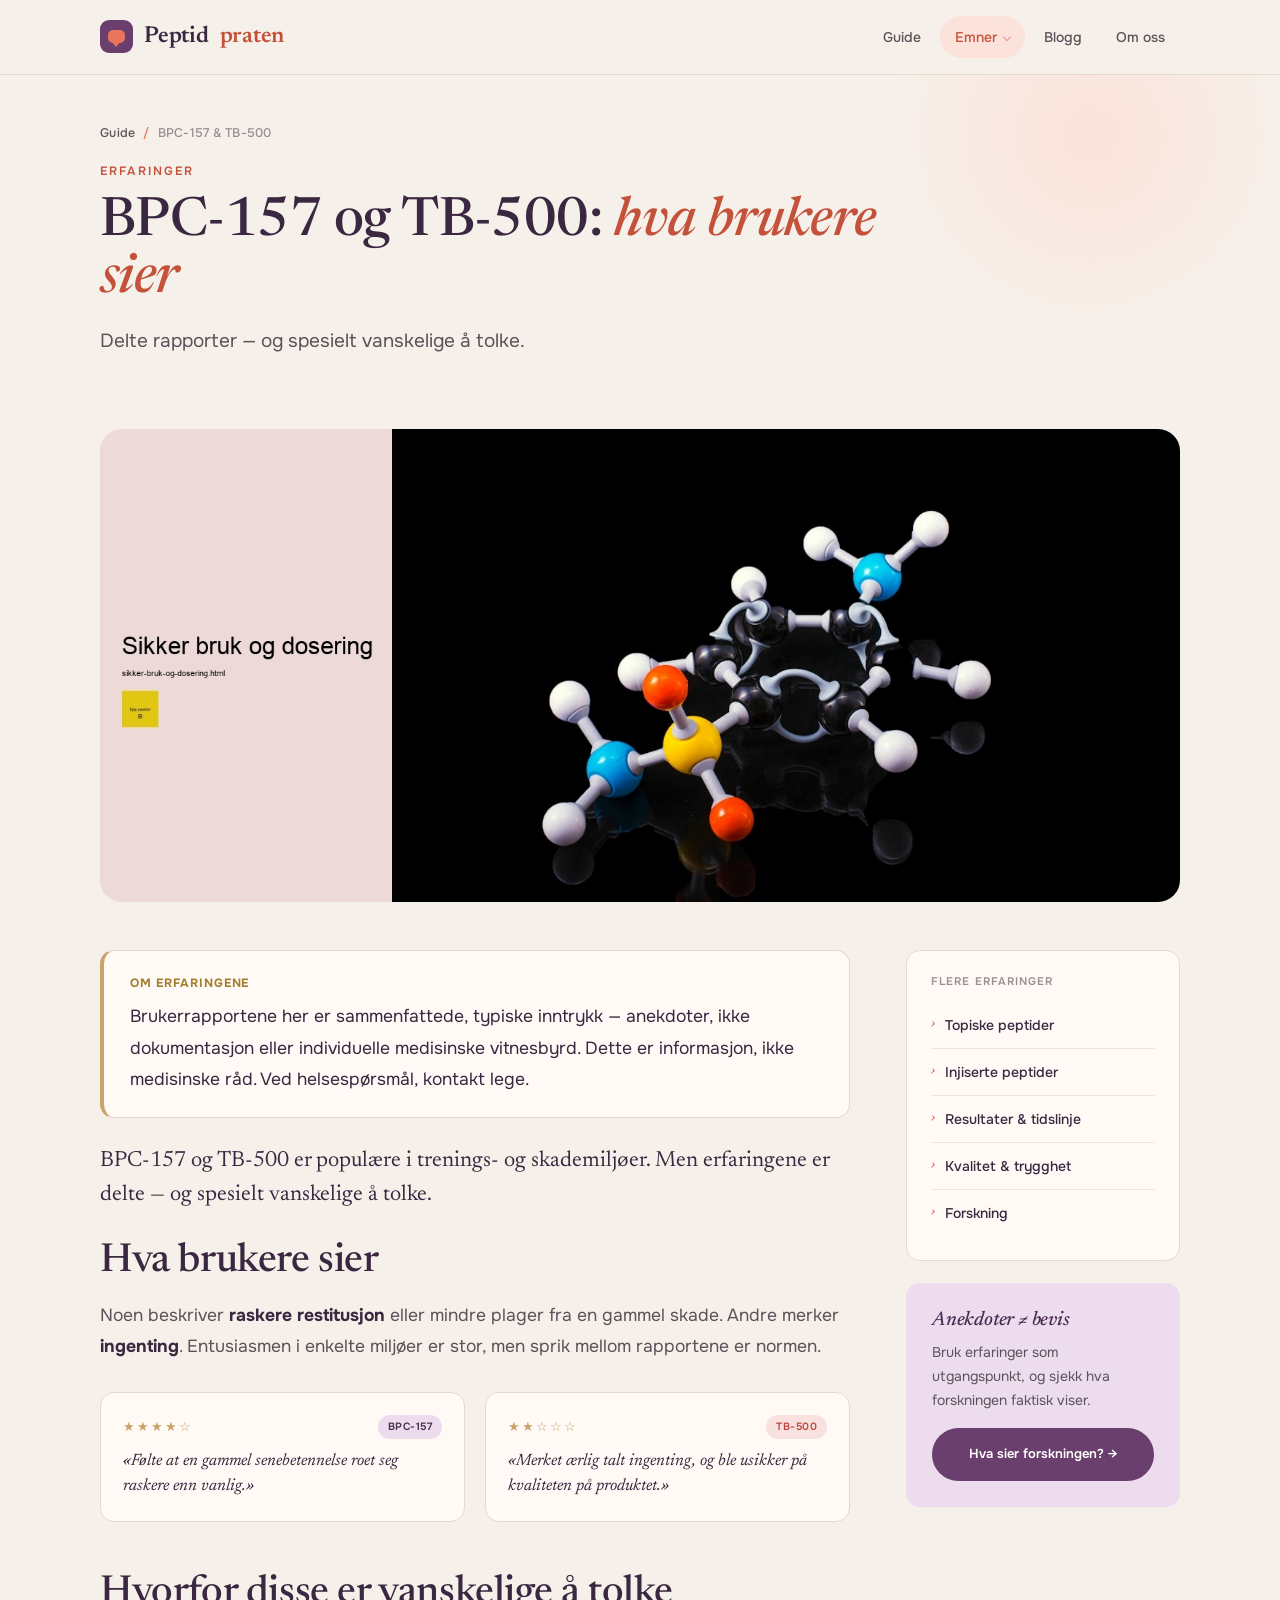
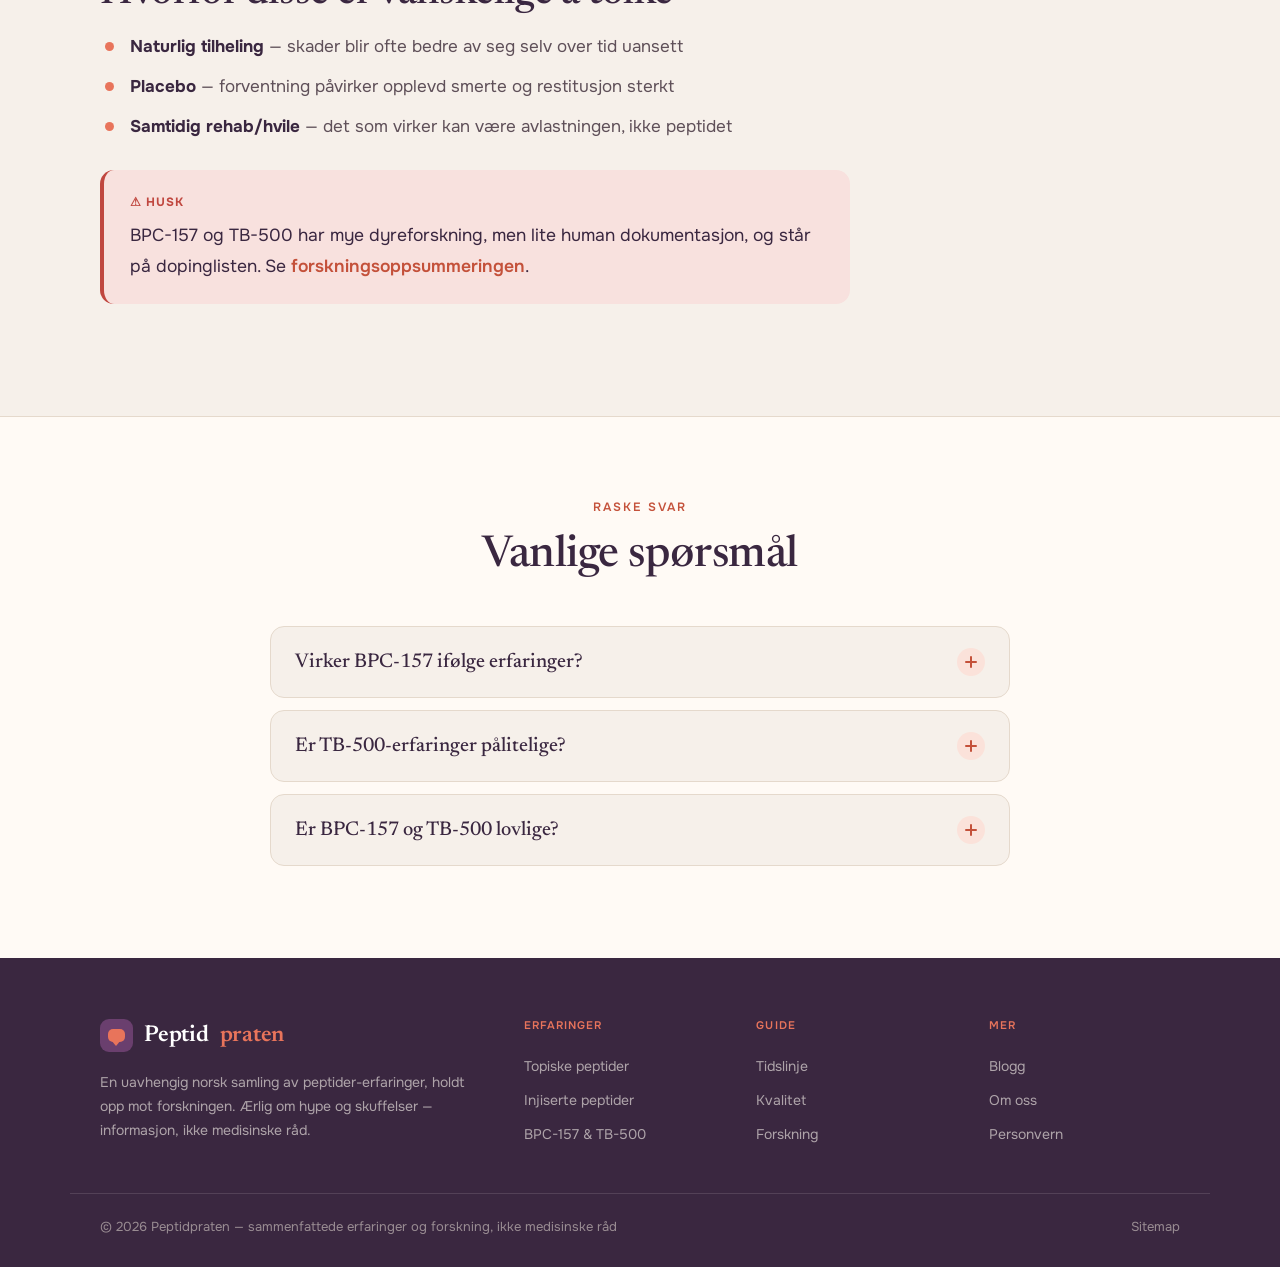
<file: bpc-157-tb-500-erfaringer.html>
<!DOCTYPE html>
<html lang="no"><head>
<meta charset="utf-8"><meta name="viewport" content="width=device-width, initial-scale=1.0">
<title>BPC-157 og TB-500 Erfaringer: Hva Brukere Sier (2026)</title><meta name="title" content="BPC-157 og TB-500 Erfaringer: Hva Brukere Sier (2026)"><meta name="description" content="Erfaringer med BPC-157 og TB-500 fra trenings- og rehab-miljøer: hvorfor rapportene spriker, og hvorfor naturlig tilheling og placebo gjør dem vanskelige å tolke.">
<meta name="robots" content="index, follow"><meta name="googlebot" content="index, follow, max-snippet:-1, max-image-preview:large, max-video-preview:-1">
<link rel="canonical" href="bpc-157-tb-500-erfaringer.html">
<link rel="icon" type="image/svg+xml" href="favicon.svg">
<link rel="icon" type="image/png" sizes="32x32" href="favicon-32.png">
<link rel="apple-touch-icon" href="favicon.png">
<link rel="preconnect" href="https://fonts.googleapis.com"><link rel="preconnect" href="https://fonts.gstatic.com" crossorigin>
<link rel="stylesheet" href="https://fonts.googleapis.com/css2?family=Newsreader:ital,opsz,wght@0,6..72,400;0,6..72,500;0,6..72,600;1,6..72,400;1,6..72,500&family=Onest:wght@400;500;600;700&display=swap">
<style>
/* ============================================
   PEPTIDER ERFARINGER — Site #16 (design #17)
   Reviews / community editorial. Aubergine-plum + coral + sand.
   Newsreader + Onest.
   ============================================ */
:root{
  --bg:#f6f0ea;
  --bg-2:#ece1d6;
  --surface:#fffaf5;
  --ink:#3a2740;
  --ink-2:#5f5059;
  --ink-3:#998c92;
  --line:#e5d9cc;
  --line-2:#efe6da;
  --plum:#6a3f6e;
  --plum-dark:#4a2b50;
  --plum-soft:#ecdcee;
  --coral:#e8745b;
  --coral-dark:#c4513a;
  --coral-soft:#fbe2da;
  --sand:#c9a36a;
  --sand-soft:#f5e9d4;
  --green:#4f8a5e;
  --green-soft:#e0efe1;
  --gold:#c79a52;
  --red:#c0473f;
  --red-soft:#f8e1de;
  --r-sm:8px;
  --r:14px;
  --r-lg:22px;
  --disp:'Newsreader',Georgia,serif;
  --body:'Onest',-apple-system,sans-serif;
  --maxw:1140px;
}
*{box-sizing:border-box;margin:0;padding:0}
html{scroll-behavior:smooth;-webkit-text-size-adjust:100%}
body{background:var(--bg);color:var(--ink);font-family:var(--body);font-size:17px;line-height:1.72;-webkit-font-smoothing:antialiased}
::selection{background:var(--coral);color:#fff}
a{color:var(--coral-dark);text-decoration:none}
a:hover{color:var(--ink)}
h1,h2,h3,h4{font-family:var(--disp);font-weight:500;line-height:1.16;letter-spacing:-0.01em;color:var(--ink)}
img{max-width:100%;display:block}
.wrap{max-width:var(--maxw);margin:0 auto;padding:0 30px}
.eyebrow{font-family:var(--body);font-weight:600;font-size:12px;text-transform:uppercase;letter-spacing:.18em;color:var(--coral-dark)}

/* topbar */
.topbar{position:sticky;top:0;z-index:1000;background:rgba(246,240,234,.92);backdrop-filter:blur(12px);border-bottom:1px solid var(--line)}
.topbar-inner{max-width:var(--maxw);margin:0 auto;padding:0 30px;height:74px;display:flex;align-items:center;justify-content:space-between}
.brand{display:flex;align-items:center;gap:11px;font-family:var(--disp);font-weight:600;font-size:23px;letter-spacing:-0.01em;color:var(--ink)}
.brand .mk{width:33px;height:33px;border-radius:9px;background:var(--plum);position:relative;flex-shrink:0;display:flex;align-items:center;justify-content:center}
.brand .mk::before{content:'';width:17px;height:13px;background:var(--coral);border-radius:5px}
.brand .mk::after{content:'';position:absolute;bottom:6px;left:11px;border-left:5px solid transparent;border-right:5px solid transparent;border-top:6px solid var(--coral)}
.brand b{font-weight:600;color:var(--coral-dark)}
.nav{display:flex;align-items:center;gap:4px;list-style:none}
.nav>li{position:relative}
.nav>li>a{display:block;padding:9px 15px;font-family:var(--body);font-weight:500;font-size:14px;color:var(--ink-2);border-radius:999px;transition:all .15s}
.nav>li>a:hover{color:var(--ink);background:var(--bg-2)}
.nav a.current{color:var(--coral-dark);background:var(--coral-soft)}
.has-menu>a::after{content:'';display:inline-block;width:5px;height:5px;margin-left:7px;border-right:1.5px solid currentColor;border-bottom:1.5px solid currentColor;transform:translateY(-2px) rotate(45deg);opacity:.5}
.menu{position:absolute;top:calc(100% + 8px);left:0;min-width:272px;background:var(--surface);border:1px solid var(--line);border-radius:var(--r);padding:9px;opacity:0;visibility:hidden;transform:translateY(-6px);transition:all .16s;box-shadow:0 20px 48px -18px rgba(58,39,64,.28)}
.has-menu:hover .menu,.has-menu:focus-within .menu{opacity:1;visibility:visible;transform:translateY(0)}
.menu a{display:flex;gap:11px;padding:11px 13px;font-size:14px;color:var(--ink-2);border-radius:var(--r-sm)}
.menu a:hover{background:var(--coral-soft);color:var(--coral-dark)}
.menu a .n{font-family:var(--disp);font-style:italic;font-size:15px;color:var(--coral);min-width:18px}
.btn{display:inline-flex;align-items:center;gap:9px;font-family:var(--body);font-weight:600;font-size:14.5px;padding:14px 28px;border:1.5px solid transparent;cursor:pointer;transition:all .18s;border-radius:999px}
.btn-solid{background:var(--plum);color:#fff}
.btn-solid:hover{background:var(--plum-dark);color:#fff}
.btn-coral{background:var(--coral);color:#fff}
.btn-coral:hover{background:var(--coral-dark);color:#fff}
.btn-line{background:transparent;color:var(--ink);border-color:var(--sand)}
.btn-line:hover{border-color:var(--coral);color:var(--coral-dark)}
.btn .arr{transition:transform .18s}.btn:hover .arr{transform:translateX(3px)}
.burger{display:none;width:46px;height:46px;border:1px solid var(--line);background:var(--surface);cursor:pointer;flex-direction:column;align-items:center;justify-content:center;gap:4px;border-radius:50%}
.burger span{width:18px;height:2px;background:var(--ink)}
.mnav{display:none}

/* hero */
.hero{position:relative;overflow:hidden;padding:62px 0 68px}
.hero::before{content:'';position:absolute;top:-14%;right:-6%;width:520px;height:520px;border-radius:50%;background:radial-gradient(circle,var(--coral-soft),transparent 64%);pointer-events:none}
.hero::after{content:'';position:absolute;bottom:-22%;left:-10%;width:380px;height:380px;border-radius:50%;background:radial-gradient(circle,var(--plum-soft),transparent 66%);pointer-events:none}
.hero-grid{position:relative;max-width:var(--maxw);margin:0 auto;padding:0 30px;display:grid;grid-template-columns:1.08fr .92fr;gap:54px;align-items:center}
.hero .eyebrow{display:inline-flex;align-items:center;gap:9px;margin-bottom:20px}
.hero .eyebrow::before{content:'';width:26px;height:1.5px;background:var(--coral)}
.hero h1{font-size:clamp(42px,6vw,72px);font-weight:500;line-height:1.02;letter-spacing:-0.02em}
.hero h1 em{font-style:italic;color:var(--coral-dark)}
.hero-lede{font-size:19.5px;line-height:1.6;color:var(--ink-2);max-width:32em;margin:22px 0 30px}
.hero-actions{display:flex;gap:13px;flex-wrap:wrap}
.hero-quotes{display:flex;flex-direction:column;gap:16px}
.qcard{background:var(--surface);border:1px solid var(--line);border-radius:var(--r);padding:20px 22px;box-shadow:0 14px 34px -20px rgba(58,39,64,.3)}
.qcard .stars{color:var(--sand);font-size:14px;letter-spacing:2px;margin-bottom:8px}
.qcard p{font-family:var(--disp);font-style:italic;font-size:17px;color:var(--ink);line-height:1.5;margin-bottom:10px}
.qcard .meta{font-size:12.5px;color:var(--ink-3);display:flex;align-items:center;gap:8px}
.qcard .tag{background:var(--plum-soft);color:var(--plum-dark);font-weight:600;padding:2px 9px;border-radius:999px;font-size:11px}

/* ribbon */
.ribbon{background:var(--ink);color:#fff}
.ribbon-inner{max-width:var(--maxw);margin:0 auto;padding:0 30px;display:grid;grid-template-columns:repeat(4,1fr)}
.ribbon .r{padding:24px 22px;border-right:1px solid rgba(255,255,255,.1);text-align:center}
.ribbon .r:last-child{border-right:0}
.ribbon .r .n{font-family:var(--disp);font-style:italic;font-size:22px;color:var(--coral)}
.ribbon .r .l{font-size:12.5px;color:rgba(255,255,255,.66);margin-top:6px}

/* disclaimer */
.disclaimer{max-width:var(--maxw);margin:30px auto 0;padding:0 30px}
.disclaimer-in{background:var(--sand-soft);border:1px solid #e6d3ac;border-radius:var(--r);padding:15px 22px;display:flex;gap:13px;align-items:flex-start;font-size:14.5px;color:var(--ink-2)}
.disclaimer-in .ic{font-size:17px;flex-shrink:0}
.disclaimer-in strong{color:var(--ink);font-family:var(--disp)}

/* pillar */
.pillar{padding:58px 0 84px}
.pillar-grid{max-width:var(--maxw);margin:0 auto;padding:0 30px;display:grid;grid-template-columns:248px 1fr;gap:56px;align-items:start}
.toc{position:sticky;top:96px;background:var(--surface);border:1px solid var(--line);border-radius:var(--r);padding:24px;max-height:calc(100vh - 130px);overflow-y:auto}
.toc h4{font-family:var(--body);font-weight:600;font-size:11px;text-transform:uppercase;letter-spacing:.16em;color:var(--ink-3);margin-bottom:15px}
.toc ol{list-style:none;counter-reset:t}
.toc li{counter-increment:t}
.toc a{display:flex;gap:11px;padding:7px 0;font-size:13.5px;color:var(--ink-2);line-height:1.4;border:0;border-top:1px solid var(--line-2)}
.toc li:first-child a{border-top:0}
.toc a::before{content:counter(t,decimal-leading-zero);font-family:var(--disp);font-style:italic;font-size:13px;color:var(--coral);flex-shrink:0}
.toc a:hover{color:var(--coral-dark)}

.prose{max-width:none}
.prose .lead{font-size:22px;line-height:1.55;color:var(--ink);margin-bottom:28px;font-family:var(--disp)}
.prose h2{font-size:clamp(28px,3.3vw,40px);font-weight:500;margin:50px 0 16px;letter-spacing:-0.01em;line-height:1.1}
.prose h2:first-of-type{margin-top:0}
.prose h3{font-size:22px;font-weight:500;margin:30px 0 10px;color:var(--ink);font-style:italic}
.prose p{color:var(--ink-2);margin-bottom:18px;font-size:17.5px;line-height:1.78}
.prose a{color:var(--coral-dark);font-weight:600;border-bottom:1px solid var(--coral-soft)}
.prose a:hover{border-bottom-color:var(--coral-dark)}
.prose strong{color:var(--ink);font-weight:700}
.prose ul,.prose ol{margin:0 0 20px;padding-left:0;list-style:none}
.prose li{position:relative;padding-left:30px;margin-bottom:11px;color:var(--ink-2)}
.prose ul li::before{content:'';position:absolute;left:5px;top:10px;width:9px;height:9px;border-radius:50%;background:var(--coral)}
.prose ol{counter-reset:li}.prose ol li{counter-increment:li}
.prose ol li::before{content:counter(li);position:absolute;left:0;top:1px;width:22px;height:22px;border-radius:50%;background:var(--plum-soft);color:var(--plum-dark);font-family:var(--disp);font-style:italic;font-size:13px;display:flex;align-items:center;justify-content:center}
.prose .pull{font-family:var(--disp);font-style:italic;font-size:25px;line-height:1.35;color:var(--plum-dark);border-left:3px solid var(--coral);padding:6px 0 6px 24px;margin:32px 0}

.box{border-radius:var(--r);padding:22px 26px;margin:28px 0}
.box .h{font-family:var(--body);font-weight:700;font-size:12px;text-transform:uppercase;letter-spacing:.08em;margin-bottom:8px;display:flex;align-items:center;gap:8px}
.box.tip{background:var(--plum-soft)}.box.tip .h{color:var(--plum-dark)}.box.tip p{color:var(--ink);margin:0}
.box.note{background:var(--coral-soft)}.box.note .h{color:var(--coral-dark)}.box.note p{color:var(--ink);margin:0}
.box.warn{background:var(--red-soft);border-left:4px solid var(--red)}.box.warn .h{color:var(--red)}.box.warn p{color:var(--ink);margin:0}
.box.good{background:var(--green-soft);border-left:4px solid var(--green)}.box.good .h{color:var(--green)}.box.good p{color:var(--ink);margin:0}
.box.honest{background:var(--surface);border:1px solid var(--line);border-left:4px solid var(--sand)}.box.honest .h{color:#a37d2e}.box.honest p{color:var(--ink);margin:0}

.figure{margin:32px 0}.figure img{border-radius:var(--r);width:100%}
.figure figcaption{margin-top:10px;font-size:13.5px;color:var(--ink-3);text-align:center;font-style:italic}

/* report cards */
.reports{display:grid;grid-template-columns:1fr 1fr;gap:20px;margin:30px 0}
.report{background:var(--surface);border:1px solid var(--line);border-radius:var(--r);padding:22px}
.report .top{display:flex;justify-content:space-between;align-items:center;margin-bottom:10px}
.report .stars{color:var(--sand);font-size:13px;letter-spacing:2px}
.report .tag{font-family:var(--body);font-weight:600;font-size:10.5px;text-transform:uppercase;letter-spacing:.04em;padding:3px 10px;border-radius:999px;background:var(--plum-soft);color:var(--plum-dark)}
.report .tag.care{background:var(--red-soft);color:var(--red)}
.report p{font-family:var(--disp);font-style:italic;font-size:16.5px;color:var(--ink);line-height:1.5;margin:0}

.tablewrap{overflow-x:auto;margin:30px 0;border:1px solid var(--line);border-radius:var(--r)}
.dtable{width:100%;border-collapse:collapse;font-size:14.5px;background:var(--surface)}
.dtable thead th{background:var(--ink);color:#fff;font-family:var(--body);font-weight:600;font-size:12px;text-transform:uppercase;letter-spacing:.04em;text-align:left;padding:14px 16px}
.dtable tbody td{padding:13px 16px;border-bottom:1px solid var(--line-2);color:var(--ink-2);vertical-align:middle}
.dtable tbody tr:last-child td{border-bottom:0}
.dtable .it{font-family:var(--disp);font-style:italic;color:var(--ink);font-size:16px}
.evtag{display:inline-block;font-family:var(--body);font-weight:700;font-size:10.5px;text-transform:uppercase;letter-spacing:.03em;padding:3px 9px;border-radius:999px}
.evtag.low{background:var(--red-soft);color:var(--red)}
.evtag.med{background:var(--sand-soft);color:#a37d2e}
.evtag.high{background:var(--green-soft);color:var(--green)}

/* cards (blog) */
.cards{display:grid;grid-template-columns:repeat(3,1fr);gap:26px}
.card{background:var(--surface);border:1px solid var(--line);border-radius:var(--r);overflow:hidden;display:flex;flex-direction:column;transition:all .2s}
.card:hover{box-shadow:0 24px 50px -24px rgba(58,39,64,.3);transform:translateY(-3px)}
.card .ph{aspect-ratio:16/11;overflow:hidden}.card .ph img{width:100%;height:100%;object-fit:cover;transition:transform .5s}.card:hover .ph img{transform:scale(1.05)}
.card .bd{padding:24px;display:flex;flex-direction:column;flex:1}
.card .kick{font-family:var(--body);font-weight:600;font-size:11px;text-transform:uppercase;letter-spacing:.1em;color:var(--coral-dark);margin-bottom:10px}
.card h3{font-size:22px;margin-bottom:8px;line-height:1.2;font-weight:500}.card h3 a{color:var(--ink);border:0}.card h3 a:hover{color:var(--coral-dark)}
.card p{font-size:14px;color:var(--ink-2);margin-bottom:15px;flex:1}
.card .go{font-family:var(--body);font-weight:600;font-size:13px;color:var(--coral-dark)}
.sec-head{max-width:620px;margin:0 auto 44px;text-align:center}
.sec-head .eyebrow{display:block;margin-bottom:13px}
.sec-head h2{font-size:clamp(30px,4vw,44px);font-weight:500}
.sec-head p{margin-top:12px;color:var(--ink-2);font-size:17px}

/* faq */
.faq{background:var(--surface);border-top:1px solid var(--line);padding:80px 0}
.faq-wrap{max-width:800px;margin:0 auto;padding:0 30px}
.faq-list{margin-top:38px}
.faq-item{border:1px solid var(--line);border-radius:var(--r);margin-bottom:12px;overflow:hidden;background:var(--bg);transition:box-shadow .2s}
.faq-item.open{box-shadow:0 16px 36px -20px rgba(58,39,64,.26)}
.faq-q{width:100%;background:none;border:0;text-align:left;cursor:pointer;padding:21px 24px;display:flex;align-items:center;gap:16px;font-family:var(--disp);font-weight:500;font-size:20px;color:var(--ink)}
.faq-q .q{flex:1}
.faq-q .pm{width:28px;height:28px;border-radius:50%;background:var(--coral-soft);color:var(--coral-dark);flex-shrink:0;position:relative}
.faq-q .pm::before,.faq-q .pm::after{content:'';position:absolute;background:currentColor;border-radius:2px}
.faq-q .pm::before{left:8px;right:8px;top:13px;height:2px}
.faq-q .pm::after{top:8px;bottom:8px;left:13px;width:2px;transition:transform .25s}
.faq-item.open .pm{background:var(--coral);color:#fff}
.faq-item.open .pm::after{transform:scaleY(0)}
.faq-a{max-height:0;overflow:hidden;transition:max-height .3s ease}
.faq-item.open .faq-a{max-height:520px}
.faq-a-in{padding:0 24px 22px 24px;color:var(--ink-2);font-size:16px;line-height:1.72}

/* cta */
.cta{padding:46px 0 90px}
.cta-inner{max-width:var(--maxw);margin:0 auto;padding:58px 46px;background:var(--plum);border-radius:var(--r-lg);text-align:center;color:#fff;position:relative;overflow:hidden}
.cta-inner::before{content:'';position:absolute;bottom:-40%;right:-5%;width:380px;height:380px;border-radius:50%;background:radial-gradient(circle,rgba(232,116,91,.34),transparent 62%)}
.cta-inner h2{position:relative;color:#fff;font-size:clamp(28px,3.4vw,42px);margin-bottom:12px;font-weight:500}
.cta-inner p{position:relative;color:rgba(255,255,255,.85);font-size:18px;max-width:34em;margin:0 auto 26px}
.cta-inner .btn{position:relative;background:var(--coral);color:#fff}
.cta-inner .btn:hover{background:#fff;color:var(--plum-dark)}

/* footer */
footer{background:var(--ink);color:rgba(246,240,234,.62);padding:58px 0 28px}
.foot-grid{max-width:var(--maxw);margin:0 auto;padding:0 30px;display:grid;grid-template-columns:2fr 1fr 1fr 1fr;gap:42px}
.foot-brand .brand{color:#fff;margin-bottom:14px}.foot-brand .brand b{color:var(--coral)}
.foot-brand p{font-size:14px;max-width:30em}
.foot-col h5{font-family:var(--body);font-weight:600;font-size:11px;text-transform:uppercase;letter-spacing:.1em;color:var(--coral);margin-bottom:14px}
.foot-col a{display:block;color:rgba(246,240,234,.62);font-size:14px;padding:5px 0}
.foot-col a:hover{color:#fff}
.foot-bottom{max-width:var(--maxw);margin:42px auto 0;padding:22px 30px 0;border-top:1px solid rgba(246,240,234,.13);display:flex;justify-content:space-between;gap:16px;flex-wrap:wrap;font-size:13px;color:var(--ink-3)}
.foot-bottom a{color:var(--ink-3)}.foot-bottom a:hover{color:var(--coral)}

/* interior */
.pagehead{padding:48px 0 42px;position:relative;overflow:hidden}
.pagehead::before{content:'';position:absolute;top:-150px;right:-40px;width:460px;height:420px;border-radius:50%;background:radial-gradient(circle,var(--coral-soft),transparent 66%)}
.pagehead-inner{position:relative;max-width:var(--maxw);margin:0 auto;padding:0 30px}
.crumbs{font-size:12.5px;color:var(--ink-3);margin-bottom:16px;font-weight:500;letter-spacing:.02em}
.crumbs a{color:var(--ink-2)}.crumbs .sep{margin:0 8px;color:var(--coral)}
.pagehead .eyebrow{display:block;margin-bottom:13px}
.pagehead h1{font-size:clamp(34px,4.6vw,54px);max-width:16em;font-weight:500;line-height:1.06}
.pagehead h1 em{font-style:italic;color:var(--coral-dark)}
.pagehead .sub{margin-top:16px;font-size:19px;color:var(--ink-2);max-width:38em}
.doc-hero{max-width:var(--maxw);margin:30px auto 0;padding:0 30px}
.doc-hero img{width:100%;border-radius:var(--r-lg);aspect-ratio:16/7;object-fit:cover}
.doc{padding:48px 0 84px}
.doc-grid{max-width:var(--maxw);margin:0 auto;padding:0 30px;display:grid;grid-template-columns:1fr 274px;gap:56px;align-items:start}
.side{position:sticky;top:96px;display:flex;flex-direction:column;gap:22px}
.side-card{background:var(--surface);border:1px solid var(--line);border-radius:var(--r);padding:24px}
.side-card h4{font-family:var(--body);font-weight:600;font-size:11px;text-transform:uppercase;letter-spacing:.1em;color:var(--ink-3);margin-bottom:14px}
.side-list{list-style:none}
.side-list a{display:flex;gap:10px;padding:11px 0;font-size:14px;color:var(--ink);border:0;border-top:1px solid var(--line-2);font-weight:500}
.side-list li:first-child a{border-top:0}.side-list a:hover{color:var(--coral-dark)}
.side-list a .n{font-family:var(--disp);font-style:italic;font-size:13px;color:var(--coral);flex-shrink:0}
.side-cta{background:var(--plum-soft);border-radius:var(--r);padding:26px}
.side-cta h4{font-family:var(--disp);font-style:italic;font-size:20px;color:var(--plum-dark);margin-bottom:8px}
.side-cta p{font-size:14px;color:var(--ink-2);margin-bottom:16px}
.side-cta .btn{width:100%;justify-content:center;font-size:13px;background:var(--plum);color:#fff}

@media(max-width:980px){
  .hero-grid,.pillar-grid,.doc-grid{grid-template-columns:1fr;gap:40px}
  .toc,.side{position:static}.toc{max-height:none}
  .cards{grid-template-columns:1fr 1fr}
  .ribbon-inner{grid-template-columns:1fr 1fr}
  .reports{grid-template-columns:1fr}
}
@media(max-width:760px){
  .nav{display:none}.burger{display:flex}
  .cards{grid-template-columns:1fr}
  .ribbon-inner{grid-template-columns:1fr 1fr}
  .foot-grid{grid-template-columns:1fr 1fr}
  .cta-inner{padding:42px 24px}
  .mnav{position:fixed;inset:0;background:var(--bg);z-index:2000;padding:80px 26px 32px;overflow-y:auto;display:none}
  .mnav.open{display:block}
  .mnav a{display:block;font-family:var(--disp);font-size:24px;padding:14px 0;border-bottom:1px solid var(--line);color:var(--ink)}
  .mnav-x{position:absolute;top:18px;right:24px;width:46px;height:46px;border:1px solid var(--ink);background:transparent;font-size:22px;cursor:pointer;border-radius:50%;color:var(--ink)}
}

</style>
</head><body>
<header class="topbar"><div class="topbar-inner">
<a href="index.html" class="brand"><span class="mk"></span>Peptid<b>praten</b></a>
<nav><ul class="nav">
<li><a href="index.html">Guide</a></li>
<li class="has-menu"><a href="topiske-peptider-erfaringer.html" class="current">Emner</a><div class="menu"><a href="topiske-peptider-erfaringer.html"><span class="n">›</span> Topiske peptider</a>
<a href="injiserte-peptider-erfaringer.html"><span class="n">›</span> Injiserte peptider</a>
<a href="bpc-157-tb-500-erfaringer.html"><span class="n">›</span> BPC-157 &amp; TB-500</a>
<a href="peptider-resultater-tidslinje.html"><span class="n">›</span> Resultater &amp; tidslinje</a>
<a href="peptider-kvalitet-trygghet.html"><span class="n">›</span> Kvalitet &amp; trygghet</a>
<a href="forskning-oppsummering.html"><span class="n">›</span> Forskning</a>
</div></li>
<li><a href="blogg.html">Blogg</a></li>
<li><a href="om-oss.html">Om oss</a></li>
</ul></nav>
<button class="burger" onclick="toggleNav()" aria-label="Meny"><span></span><span></span><span></span></button>
</div></header>
<div class="mnav" id="mnav"><button class="mnav-x" onclick="toggleNav()">✕</button>
<a href="index.html">Guide</a><a href="topiske-peptider-erfaringer.html">Topiske peptider</a><a href="injiserte-peptider-erfaringer.html">Injiserte peptider</a><a href="bpc-157-tb-500-erfaringer.html">BPC-157 &amp; TB-500</a><a href="peptider-resultater-tidslinje.html">Resultater &amp; tidslinje</a><a href="peptider-kvalitet-trygghet.html">Kvalitet &amp; trygghet</a><a href="forskning-oppsummering.html">Forskning</a><a href="blogg.html">Blogg</a><a href="om-oss.html">Om oss</a></div>
<div class="pagehead"><div class="pagehead-inner"><div class="crumbs"><a href="index.html">Guide</a><span class="sep">/</span><span>BPC-157 &amp; TB-500</span></div>
<span class="eyebrow">Erfaringer</span><h1>BPC-157 og TB-500: <em>hva brukere sier</em></h1><p class="sub">Delte rapporter — og spesielt vanskelige å tolke.</p></div></div>
<div class="doc-hero"><img src="img/sikker-bruk-og-doser.jpg" alt="BPC-157 og TB-500: <em>hva brukere sier</em>" loading="lazy"></div>
<div class="doc"><div class="doc-grid">
<article class="prose">
<div class="box honest" style="margin:0 0 26px"><div class="h">Om erfaringene</div><p>Brukerrapportene her er sammenfattede, typiske inntrykk — anekdoter, ikke dokumentasjon eller individuelle medisinske vitnesbyrd. Dette er informasjon, ikke medisinske råd. Ved helsespørsmål, kontakt lege.</p></div>
<p class="lead">BPC-157 og TB-500 er populære i trenings- og skademiljøer. Men erfaringene er delte — og spesielt vanskelige å tolke.</p>
<h2>Hva brukere sier</h2>
<p>Noen beskriver <strong>raskere restitusjon</strong> eller mindre plager fra en gammel skade. Andre merker <strong>ingenting</strong>. Entusiasmen i enkelte miljøer er stor, men sprik mellom rapportene er normen.</p>
<div class="reports">
<div class="report"><div class="top"><span class="stars">★★★★☆</span><span class="tag">BPC-157</span></div><p>«Følte at en gammel senebetennelse roet seg raskere enn vanlig.»</p></div>
<div class="report"><div class="top"><span class="stars">★★☆☆☆</span><span class="tag care">TB-500</span></div><p>«Merket ærlig talt ingenting, og ble usikker på kvaliteten på produktet.»</p></div>
</div>
<h2>Hvorfor disse er vanskelige å tolke</h2>
<ul>
<li><strong>Naturlig tilheling</strong> — skader blir ofte bedre av seg selv over tid uansett</li>
<li><strong>Placebo</strong> — forventning påvirker opplevd smerte og restitusjon sterkt</li>
<li><strong>Samtidig rehab/hvile</strong> — det som virker kan være avlastningen, ikke peptidet</li>
</ul>
<div class="box warn"><div class="h">⚠ Husk</div><p>BPC-157 og TB-500 har mye dyreforskning, men lite human dokumentasjon, og står på dopinglisten. Se <a href="forskning-oppsummering.html">forskningsoppsummeringen</a>.</p></div>
</article>
<aside class="side"><div class="side-card"><h4>Flere erfaringer</h4><ul class="side-list"><li><a href="topiske-peptider-erfaringer.html"><span class="n">›</span> Topiske peptider</a></li>
<li><a href="injiserte-peptider-erfaringer.html"><span class="n">›</span> Injiserte peptider</a></li>
<li><a href="peptider-resultater-tidslinje.html"><span class="n">›</span> Resultater & tidslinje</a></li>
<li><a href="peptider-kvalitet-trygghet.html"><span class="n">›</span> Kvalitet & trygghet</a></li>
<li><a href="forskning-oppsummering.html"><span class="n">›</span> Forskning</a></li>
</ul></div>
<div class="side-cta"><h4>Anekdoter ≠ bevis</h4><p>Bruk erfaringer som utgangspunkt, og sjekk hva forskningen faktisk viser.</p><a href="forskning-oppsummering.html" class="btn">Hva sier forskningen? →</a></div></aside>
</div></div>
<section class="faq"><div class="faq-wrap"><div class="sec-head"><span class="eyebrow">Raske svar</span><h2>Vanlige spørsmål</h2></div>
<div class="faq-list"><div class="faq-item"><button class="faq-q"><span class="q">Virker BPC-157 ifølge erfaringer?</span><span class="pm"></span></button><div class="faq-a"><div class="faq-a-in">Erfaringene er delte: noen rapporterer raskere restitusjon, andre ingenting. Naturlig tilheling og placebo gjør disse rapportene spesielt vanskelige å tolke.</div></div></div>
<div class="faq-item"><button class="faq-q"><span class="q">Er TB-500-erfaringer pålitelige?</span><span class="pm"></span></button><div class="faq-a"><div class="faq-a-in">Som BPC-157 spriker de. Samtidig rehab, hvile og forventning kan forklare opplevd effekt like godt som peptidet selv.</div></div></div>
<div class="faq-item"><button class="faq-q"><span class="q">Er BPC-157 og TB-500 lovlige?</span><span class="pm"></span></button><div class="faq-a"><div class="faq-a-in">De er ikke godkjente legemidler, selges i en gråsone og står på WADAs dopingliste. Human dokumentasjon er begrenset.</div></div></div>
</div></div></section>
<footer><div class="foot-grid">
<div class="foot-brand"><a href="index.html" class="brand"><span class="mk"></span>Peptid<b>praten</b></a><p>En uavhengig norsk samling av peptider-erfaringer, holdt opp mot forskningen. Ærlig om hype og skuffelser — informasjon, ikke medisinske råd.</p></div>
<div class="foot-col"><h5>Erfaringer</h5><a href="topiske-peptider-erfaringer.html">Topiske peptider</a><a href="injiserte-peptider-erfaringer.html">Injiserte peptider</a><a href="bpc-157-tb-500-erfaringer.html">BPC-157 &amp; TB-500</a></div>
<div class="foot-col"><h5>Guide</h5><a href="peptider-resultater-tidslinje.html">Tidslinje</a><a href="peptider-kvalitet-trygghet.html">Kvalitet</a><a href="forskning-oppsummering.html">Forskning</a></div>
<div class="foot-col"><h5>Mer</h5><a href="blogg.html">Blogg</a><a href="om-oss.html">Om oss</a><a href="personvern.html">Personvern</a></div>
</div><div class="foot-bottom"><span>© 2026 Peptidpraten — sammenfattede erfaringer og forskning, ikke medisinske råd</span><a href="sitemap.html">Sitemap</a></div></footer>
<script>
function toggleNav(){var n=document.getElementById('mnav');n.classList.toggle('open');document.body.style.overflow=n.classList.contains('open')?'hidden':'';}
document.querySelectorAll('.faq-q').forEach(function(b){b.addEventListener('click',function(){var it=this.closest('.faq-item');var o=it.classList.contains('open');document.querySelectorAll('.faq-item').forEach(function(i){i.classList.remove('open');});if(!o)it.classList.add('open');});});
</script>
</body></html>
</file>
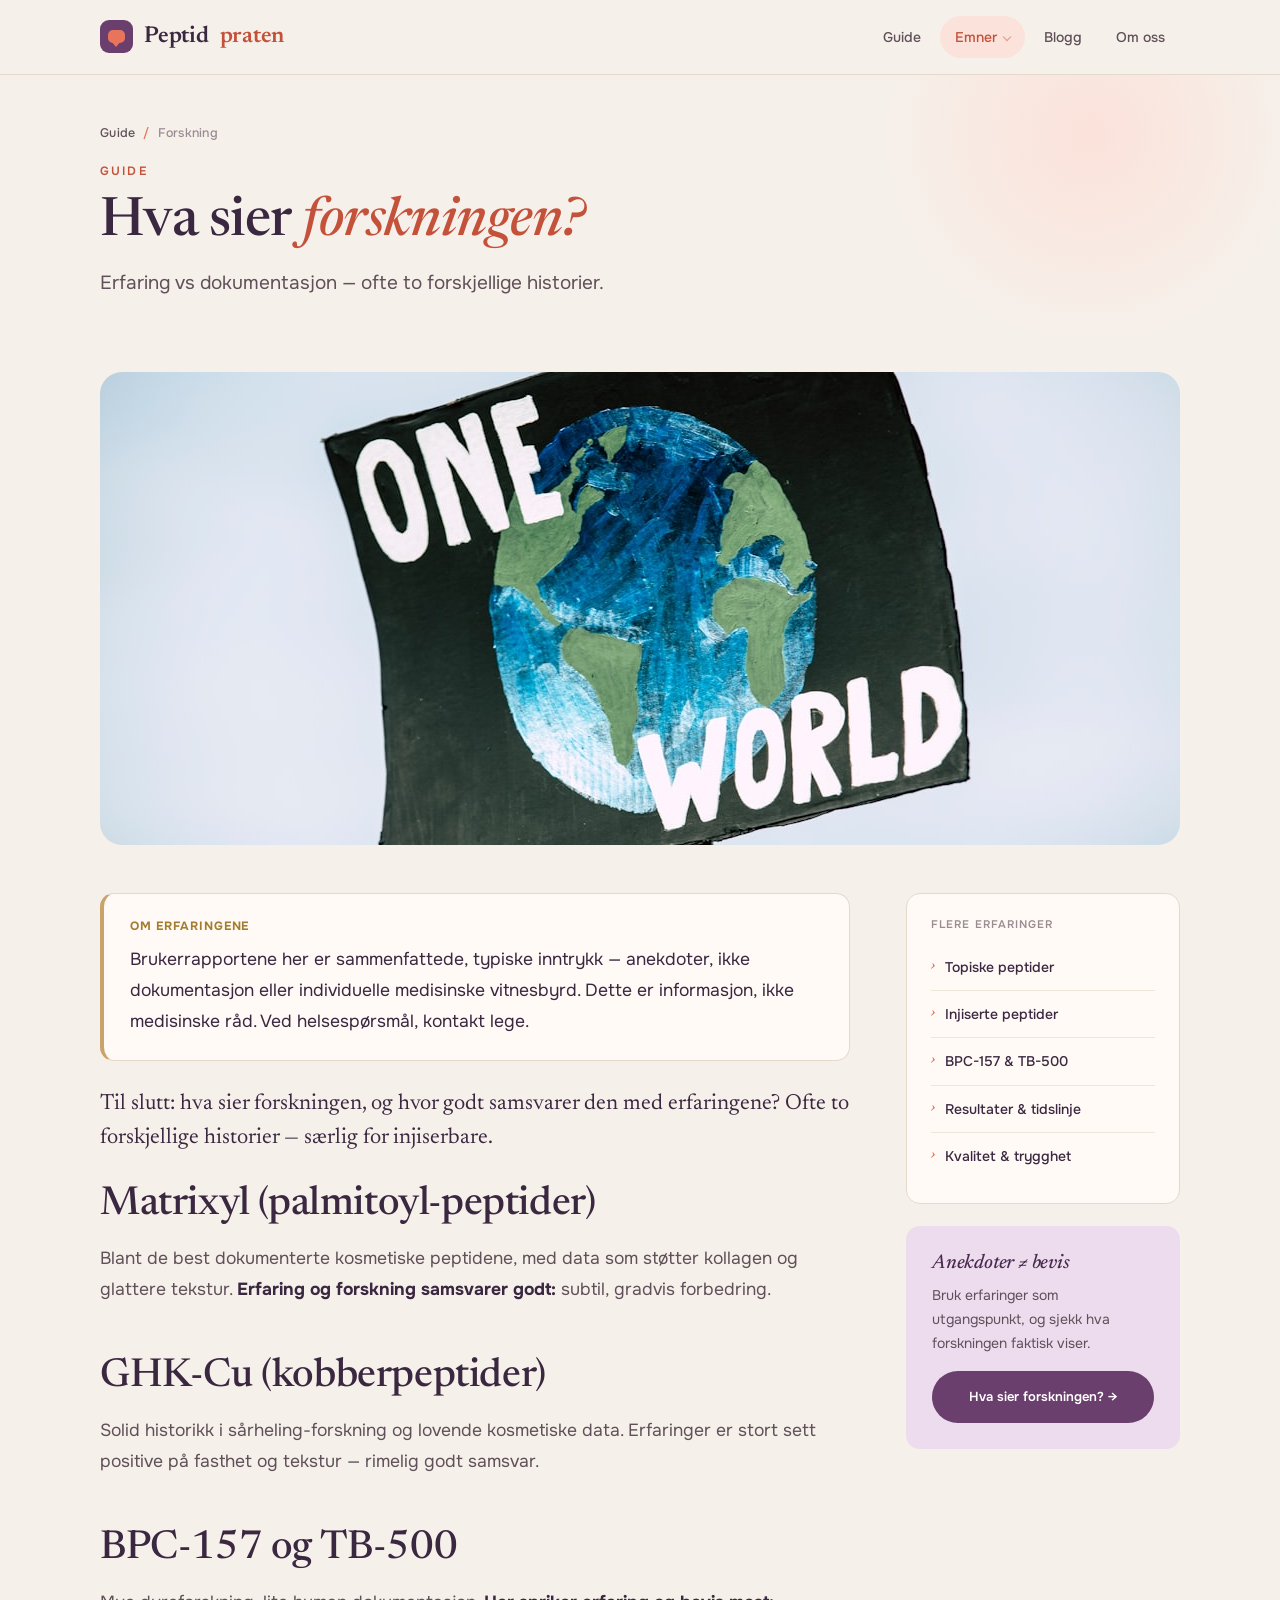
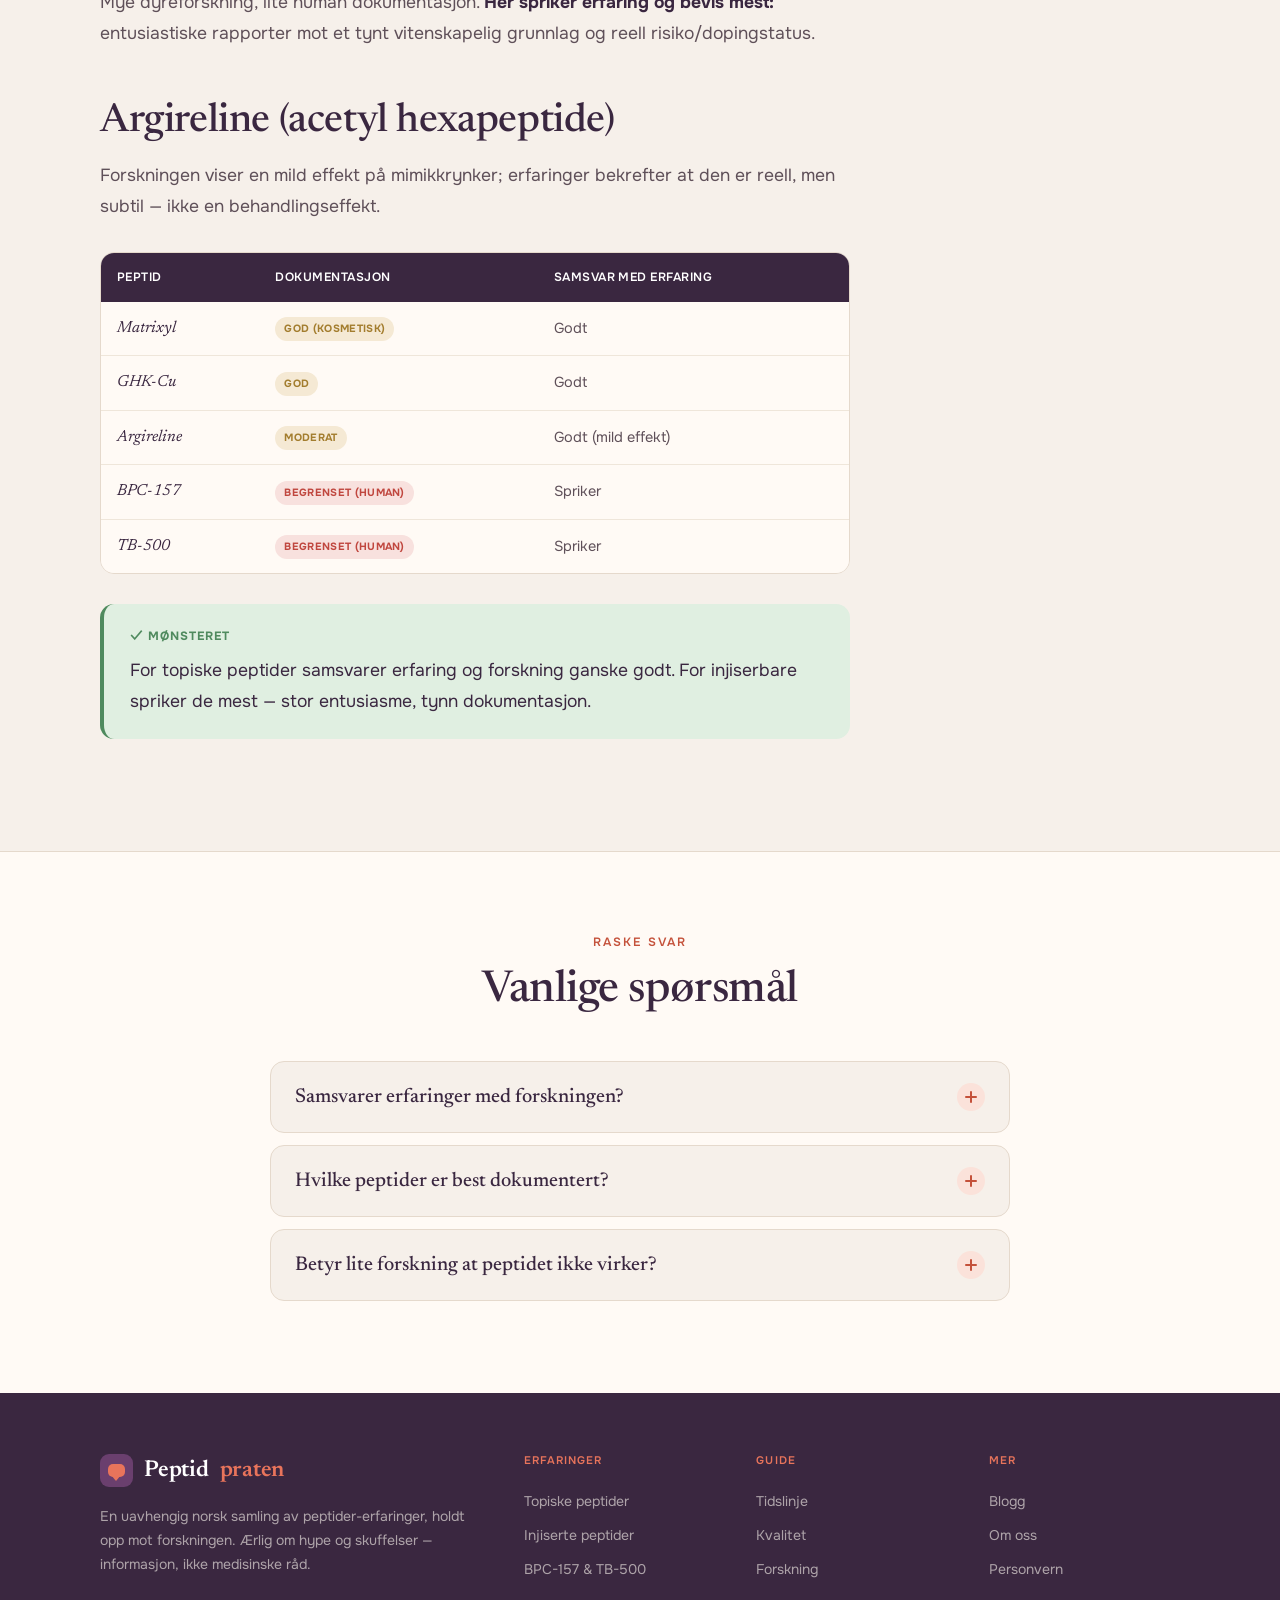
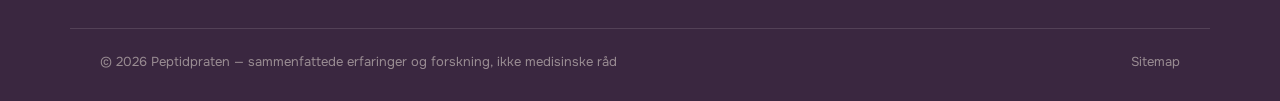
<file: forskning-oppsummering.html>
<!DOCTYPE html>
<html lang="no"><head>
<meta charset="utf-8"><meta name="viewport" content="width=device-width, initial-scale=1.0">
<title>Peptider: Hva Sier Forskningen? Kort Oppsummering (2026)</title><meta name="title" content="Peptider: Hva Sier Forskningen? Kort Oppsummering (2026)"><meta name="description" content="Kort forskningsoppsummering for populære peptider: Matrixyl, GHK-Cu, BPC-157, TB-500 og Argireline — og hvor godt erfaringer samsvarer med dokumentasjonen.">
<meta name="robots" content="index, follow"><meta name="googlebot" content="index, follow, max-snippet:-1, max-image-preview:large, max-video-preview:-1">
<link rel="canonical" href="forskning-oppsummering.html">
<link rel="icon" type="image/svg+xml" href="favicon.svg">
<link rel="icon" type="image/png" sizes="32x32" href="favicon-32.png">
<link rel="apple-touch-icon" href="favicon.png">
<link rel="preconnect" href="https://fonts.googleapis.com"><link rel="preconnect" href="https://fonts.gstatic.com" crossorigin>
<link rel="stylesheet" href="https://fonts.googleapis.com/css2?family=Newsreader:ital,opsz,wght@0,6..72,400;0,6..72,500;0,6..72,600;1,6..72,400;1,6..72,500&family=Onest:wght@400;500;600;700&display=swap">
<style>
/* ============================================
   PEPTIDER ERFARINGER — Site #16 (design #17)
   Reviews / community editorial. Aubergine-plum + coral + sand.
   Newsreader + Onest.
   ============================================ */
:root{
  --bg:#f6f0ea;
  --bg-2:#ece1d6;
  --surface:#fffaf5;
  --ink:#3a2740;
  --ink-2:#5f5059;
  --ink-3:#998c92;
  --line:#e5d9cc;
  --line-2:#efe6da;
  --plum:#6a3f6e;
  --plum-dark:#4a2b50;
  --plum-soft:#ecdcee;
  --coral:#e8745b;
  --coral-dark:#c4513a;
  --coral-soft:#fbe2da;
  --sand:#c9a36a;
  --sand-soft:#f5e9d4;
  --green:#4f8a5e;
  --green-soft:#e0efe1;
  --gold:#c79a52;
  --red:#c0473f;
  --red-soft:#f8e1de;
  --r-sm:8px;
  --r:14px;
  --r-lg:22px;
  --disp:'Newsreader',Georgia,serif;
  --body:'Onest',-apple-system,sans-serif;
  --maxw:1140px;
}
*{box-sizing:border-box;margin:0;padding:0}
html{scroll-behavior:smooth;-webkit-text-size-adjust:100%}
body{background:var(--bg);color:var(--ink);font-family:var(--body);font-size:17px;line-height:1.72;-webkit-font-smoothing:antialiased}
::selection{background:var(--coral);color:#fff}
a{color:var(--coral-dark);text-decoration:none}
a:hover{color:var(--ink)}
h1,h2,h3,h4{font-family:var(--disp);font-weight:500;line-height:1.16;letter-spacing:-0.01em;color:var(--ink)}
img{max-width:100%;display:block}
.wrap{max-width:var(--maxw);margin:0 auto;padding:0 30px}
.eyebrow{font-family:var(--body);font-weight:600;font-size:12px;text-transform:uppercase;letter-spacing:.18em;color:var(--coral-dark)}

/* topbar */
.topbar{position:sticky;top:0;z-index:1000;background:rgba(246,240,234,.92);backdrop-filter:blur(12px);border-bottom:1px solid var(--line)}
.topbar-inner{max-width:var(--maxw);margin:0 auto;padding:0 30px;height:74px;display:flex;align-items:center;justify-content:space-between}
.brand{display:flex;align-items:center;gap:11px;font-family:var(--disp);font-weight:600;font-size:23px;letter-spacing:-0.01em;color:var(--ink)}
.brand .mk{width:33px;height:33px;border-radius:9px;background:var(--plum);position:relative;flex-shrink:0;display:flex;align-items:center;justify-content:center}
.brand .mk::before{content:'';width:17px;height:13px;background:var(--coral);border-radius:5px}
.brand .mk::after{content:'';position:absolute;bottom:6px;left:11px;border-left:5px solid transparent;border-right:5px solid transparent;border-top:6px solid var(--coral)}
.brand b{font-weight:600;color:var(--coral-dark)}
.nav{display:flex;align-items:center;gap:4px;list-style:none}
.nav>li{position:relative}
.nav>li>a{display:block;padding:9px 15px;font-family:var(--body);font-weight:500;font-size:14px;color:var(--ink-2);border-radius:999px;transition:all .15s}
.nav>li>a:hover{color:var(--ink);background:var(--bg-2)}
.nav a.current{color:var(--coral-dark);background:var(--coral-soft)}
.has-menu>a::after{content:'';display:inline-block;width:5px;height:5px;margin-left:7px;border-right:1.5px solid currentColor;border-bottom:1.5px solid currentColor;transform:translateY(-2px) rotate(45deg);opacity:.5}
.menu{position:absolute;top:calc(100% + 8px);left:0;min-width:272px;background:var(--surface);border:1px solid var(--line);border-radius:var(--r);padding:9px;opacity:0;visibility:hidden;transform:translateY(-6px);transition:all .16s;box-shadow:0 20px 48px -18px rgba(58,39,64,.28)}
.has-menu:hover .menu,.has-menu:focus-within .menu{opacity:1;visibility:visible;transform:translateY(0)}
.menu a{display:flex;gap:11px;padding:11px 13px;font-size:14px;color:var(--ink-2);border-radius:var(--r-sm)}
.menu a:hover{background:var(--coral-soft);color:var(--coral-dark)}
.menu a .n{font-family:var(--disp);font-style:italic;font-size:15px;color:var(--coral);min-width:18px}
.btn{display:inline-flex;align-items:center;gap:9px;font-family:var(--body);font-weight:600;font-size:14.5px;padding:14px 28px;border:1.5px solid transparent;cursor:pointer;transition:all .18s;border-radius:999px}
.btn-solid{background:var(--plum);color:#fff}
.btn-solid:hover{background:var(--plum-dark);color:#fff}
.btn-coral{background:var(--coral);color:#fff}
.btn-coral:hover{background:var(--coral-dark);color:#fff}
.btn-line{background:transparent;color:var(--ink);border-color:var(--sand)}
.btn-line:hover{border-color:var(--coral);color:var(--coral-dark)}
.btn .arr{transition:transform .18s}.btn:hover .arr{transform:translateX(3px)}
.burger{display:none;width:46px;height:46px;border:1px solid var(--line);background:var(--surface);cursor:pointer;flex-direction:column;align-items:center;justify-content:center;gap:4px;border-radius:50%}
.burger span{width:18px;height:2px;background:var(--ink)}
.mnav{display:none}

/* hero */
.hero{position:relative;overflow:hidden;padding:62px 0 68px}
.hero::before{content:'';position:absolute;top:-14%;right:-6%;width:520px;height:520px;border-radius:50%;background:radial-gradient(circle,var(--coral-soft),transparent 64%);pointer-events:none}
.hero::after{content:'';position:absolute;bottom:-22%;left:-10%;width:380px;height:380px;border-radius:50%;background:radial-gradient(circle,var(--plum-soft),transparent 66%);pointer-events:none}
.hero-grid{position:relative;max-width:var(--maxw);margin:0 auto;padding:0 30px;display:grid;grid-template-columns:1.08fr .92fr;gap:54px;align-items:center}
.hero .eyebrow{display:inline-flex;align-items:center;gap:9px;margin-bottom:20px}
.hero .eyebrow::before{content:'';width:26px;height:1.5px;background:var(--coral)}
.hero h1{font-size:clamp(42px,6vw,72px);font-weight:500;line-height:1.02;letter-spacing:-0.02em}
.hero h1 em{font-style:italic;color:var(--coral-dark)}
.hero-lede{font-size:19.5px;line-height:1.6;color:var(--ink-2);max-width:32em;margin:22px 0 30px}
.hero-actions{display:flex;gap:13px;flex-wrap:wrap}
.hero-quotes{display:flex;flex-direction:column;gap:16px}
.qcard{background:var(--surface);border:1px solid var(--line);border-radius:var(--r);padding:20px 22px;box-shadow:0 14px 34px -20px rgba(58,39,64,.3)}
.qcard .stars{color:var(--sand);font-size:14px;letter-spacing:2px;margin-bottom:8px}
.qcard p{font-family:var(--disp);font-style:italic;font-size:17px;color:var(--ink);line-height:1.5;margin-bottom:10px}
.qcard .meta{font-size:12.5px;color:var(--ink-3);display:flex;align-items:center;gap:8px}
.qcard .tag{background:var(--plum-soft);color:var(--plum-dark);font-weight:600;padding:2px 9px;border-radius:999px;font-size:11px}

/* ribbon */
.ribbon{background:var(--ink);color:#fff}
.ribbon-inner{max-width:var(--maxw);margin:0 auto;padding:0 30px;display:grid;grid-template-columns:repeat(4,1fr)}
.ribbon .r{padding:24px 22px;border-right:1px solid rgba(255,255,255,.1);text-align:center}
.ribbon .r:last-child{border-right:0}
.ribbon .r .n{font-family:var(--disp);font-style:italic;font-size:22px;color:var(--coral)}
.ribbon .r .l{font-size:12.5px;color:rgba(255,255,255,.66);margin-top:6px}

/* disclaimer */
.disclaimer{max-width:var(--maxw);margin:30px auto 0;padding:0 30px}
.disclaimer-in{background:var(--sand-soft);border:1px solid #e6d3ac;border-radius:var(--r);padding:15px 22px;display:flex;gap:13px;align-items:flex-start;font-size:14.5px;color:var(--ink-2)}
.disclaimer-in .ic{font-size:17px;flex-shrink:0}
.disclaimer-in strong{color:var(--ink);font-family:var(--disp)}

/* pillar */
.pillar{padding:58px 0 84px}
.pillar-grid{max-width:var(--maxw);margin:0 auto;padding:0 30px;display:grid;grid-template-columns:248px 1fr;gap:56px;align-items:start}
.toc{position:sticky;top:96px;background:var(--surface);border:1px solid var(--line);border-radius:var(--r);padding:24px;max-height:calc(100vh - 130px);overflow-y:auto}
.toc h4{font-family:var(--body);font-weight:600;font-size:11px;text-transform:uppercase;letter-spacing:.16em;color:var(--ink-3);margin-bottom:15px}
.toc ol{list-style:none;counter-reset:t}
.toc li{counter-increment:t}
.toc a{display:flex;gap:11px;padding:7px 0;font-size:13.5px;color:var(--ink-2);line-height:1.4;border:0;border-top:1px solid var(--line-2)}
.toc li:first-child a{border-top:0}
.toc a::before{content:counter(t,decimal-leading-zero);font-family:var(--disp);font-style:italic;font-size:13px;color:var(--coral);flex-shrink:0}
.toc a:hover{color:var(--coral-dark)}

.prose{max-width:none}
.prose .lead{font-size:22px;line-height:1.55;color:var(--ink);margin-bottom:28px;font-family:var(--disp)}
.prose h2{font-size:clamp(28px,3.3vw,40px);font-weight:500;margin:50px 0 16px;letter-spacing:-0.01em;line-height:1.1}
.prose h2:first-of-type{margin-top:0}
.prose h3{font-size:22px;font-weight:500;margin:30px 0 10px;color:var(--ink);font-style:italic}
.prose p{color:var(--ink-2);margin-bottom:18px;font-size:17.5px;line-height:1.78}
.prose a{color:var(--coral-dark);font-weight:600;border-bottom:1px solid var(--coral-soft)}
.prose a:hover{border-bottom-color:var(--coral-dark)}
.prose strong{color:var(--ink);font-weight:700}
.prose ul,.prose ol{margin:0 0 20px;padding-left:0;list-style:none}
.prose li{position:relative;padding-left:30px;margin-bottom:11px;color:var(--ink-2)}
.prose ul li::before{content:'';position:absolute;left:5px;top:10px;width:9px;height:9px;border-radius:50%;background:var(--coral)}
.prose ol{counter-reset:li}.prose ol li{counter-increment:li}
.prose ol li::before{content:counter(li);position:absolute;left:0;top:1px;width:22px;height:22px;border-radius:50%;background:var(--plum-soft);color:var(--plum-dark);font-family:var(--disp);font-style:italic;font-size:13px;display:flex;align-items:center;justify-content:center}
.prose .pull{font-family:var(--disp);font-style:italic;font-size:25px;line-height:1.35;color:var(--plum-dark);border-left:3px solid var(--coral);padding:6px 0 6px 24px;margin:32px 0}

.box{border-radius:var(--r);padding:22px 26px;margin:28px 0}
.box .h{font-family:var(--body);font-weight:700;font-size:12px;text-transform:uppercase;letter-spacing:.08em;margin-bottom:8px;display:flex;align-items:center;gap:8px}
.box.tip{background:var(--plum-soft)}.box.tip .h{color:var(--plum-dark)}.box.tip p{color:var(--ink);margin:0}
.box.note{background:var(--coral-soft)}.box.note .h{color:var(--coral-dark)}.box.note p{color:var(--ink);margin:0}
.box.warn{background:var(--red-soft);border-left:4px solid var(--red)}.box.warn .h{color:var(--red)}.box.warn p{color:var(--ink);margin:0}
.box.good{background:var(--green-soft);border-left:4px solid var(--green)}.box.good .h{color:var(--green)}.box.good p{color:var(--ink);margin:0}
.box.honest{background:var(--surface);border:1px solid var(--line);border-left:4px solid var(--sand)}.box.honest .h{color:#a37d2e}.box.honest p{color:var(--ink);margin:0}

.figure{margin:32px 0}.figure img{border-radius:var(--r);width:100%}
.figure figcaption{margin-top:10px;font-size:13.5px;color:var(--ink-3);text-align:center;font-style:italic}

/* report cards */
.reports{display:grid;grid-template-columns:1fr 1fr;gap:20px;margin:30px 0}
.report{background:var(--surface);border:1px solid var(--line);border-radius:var(--r);padding:22px}
.report .top{display:flex;justify-content:space-between;align-items:center;margin-bottom:10px}
.report .stars{color:var(--sand);font-size:13px;letter-spacing:2px}
.report .tag{font-family:var(--body);font-weight:600;font-size:10.5px;text-transform:uppercase;letter-spacing:.04em;padding:3px 10px;border-radius:999px;background:var(--plum-soft);color:var(--plum-dark)}
.report .tag.care{background:var(--red-soft);color:var(--red)}
.report p{font-family:var(--disp);font-style:italic;font-size:16.5px;color:var(--ink);line-height:1.5;margin:0}

.tablewrap{overflow-x:auto;margin:30px 0;border:1px solid var(--line);border-radius:var(--r)}
.dtable{width:100%;border-collapse:collapse;font-size:14.5px;background:var(--surface)}
.dtable thead th{background:var(--ink);color:#fff;font-family:var(--body);font-weight:600;font-size:12px;text-transform:uppercase;letter-spacing:.04em;text-align:left;padding:14px 16px}
.dtable tbody td{padding:13px 16px;border-bottom:1px solid var(--line-2);color:var(--ink-2);vertical-align:middle}
.dtable tbody tr:last-child td{border-bottom:0}
.dtable .it{font-family:var(--disp);font-style:italic;color:var(--ink);font-size:16px}
.evtag{display:inline-block;font-family:var(--body);font-weight:700;font-size:10.5px;text-transform:uppercase;letter-spacing:.03em;padding:3px 9px;border-radius:999px}
.evtag.low{background:var(--red-soft);color:var(--red)}
.evtag.med{background:var(--sand-soft);color:#a37d2e}
.evtag.high{background:var(--green-soft);color:var(--green)}

/* cards (blog) */
.cards{display:grid;grid-template-columns:repeat(3,1fr);gap:26px}
.card{background:var(--surface);border:1px solid var(--line);border-radius:var(--r);overflow:hidden;display:flex;flex-direction:column;transition:all .2s}
.card:hover{box-shadow:0 24px 50px -24px rgba(58,39,64,.3);transform:translateY(-3px)}
.card .ph{aspect-ratio:16/11;overflow:hidden}.card .ph img{width:100%;height:100%;object-fit:cover;transition:transform .5s}.card:hover .ph img{transform:scale(1.05)}
.card .bd{padding:24px;display:flex;flex-direction:column;flex:1}
.card .kick{font-family:var(--body);font-weight:600;font-size:11px;text-transform:uppercase;letter-spacing:.1em;color:var(--coral-dark);margin-bottom:10px}
.card h3{font-size:22px;margin-bottom:8px;line-height:1.2;font-weight:500}.card h3 a{color:var(--ink);border:0}.card h3 a:hover{color:var(--coral-dark)}
.card p{font-size:14px;color:var(--ink-2);margin-bottom:15px;flex:1}
.card .go{font-family:var(--body);font-weight:600;font-size:13px;color:var(--coral-dark)}
.sec-head{max-width:620px;margin:0 auto 44px;text-align:center}
.sec-head .eyebrow{display:block;margin-bottom:13px}
.sec-head h2{font-size:clamp(30px,4vw,44px);font-weight:500}
.sec-head p{margin-top:12px;color:var(--ink-2);font-size:17px}

/* faq */
.faq{background:var(--surface);border-top:1px solid var(--line);padding:80px 0}
.faq-wrap{max-width:800px;margin:0 auto;padding:0 30px}
.faq-list{margin-top:38px}
.faq-item{border:1px solid var(--line);border-radius:var(--r);margin-bottom:12px;overflow:hidden;background:var(--bg);transition:box-shadow .2s}
.faq-item.open{box-shadow:0 16px 36px -20px rgba(58,39,64,.26)}
.faq-q{width:100%;background:none;border:0;text-align:left;cursor:pointer;padding:21px 24px;display:flex;align-items:center;gap:16px;font-family:var(--disp);font-weight:500;font-size:20px;color:var(--ink)}
.faq-q .q{flex:1}
.faq-q .pm{width:28px;height:28px;border-radius:50%;background:var(--coral-soft);color:var(--coral-dark);flex-shrink:0;position:relative}
.faq-q .pm::before,.faq-q .pm::after{content:'';position:absolute;background:currentColor;border-radius:2px}
.faq-q .pm::before{left:8px;right:8px;top:13px;height:2px}
.faq-q .pm::after{top:8px;bottom:8px;left:13px;width:2px;transition:transform .25s}
.faq-item.open .pm{background:var(--coral);color:#fff}
.faq-item.open .pm::after{transform:scaleY(0)}
.faq-a{max-height:0;overflow:hidden;transition:max-height .3s ease}
.faq-item.open .faq-a{max-height:520px}
.faq-a-in{padding:0 24px 22px 24px;color:var(--ink-2);font-size:16px;line-height:1.72}

/* cta */
.cta{padding:46px 0 90px}
.cta-inner{max-width:var(--maxw);margin:0 auto;padding:58px 46px;background:var(--plum);border-radius:var(--r-lg);text-align:center;color:#fff;position:relative;overflow:hidden}
.cta-inner::before{content:'';position:absolute;bottom:-40%;right:-5%;width:380px;height:380px;border-radius:50%;background:radial-gradient(circle,rgba(232,116,91,.34),transparent 62%)}
.cta-inner h2{position:relative;color:#fff;font-size:clamp(28px,3.4vw,42px);margin-bottom:12px;font-weight:500}
.cta-inner p{position:relative;color:rgba(255,255,255,.85);font-size:18px;max-width:34em;margin:0 auto 26px}
.cta-inner .btn{position:relative;background:var(--coral);color:#fff}
.cta-inner .btn:hover{background:#fff;color:var(--plum-dark)}

/* footer */
footer{background:var(--ink);color:rgba(246,240,234,.62);padding:58px 0 28px}
.foot-grid{max-width:var(--maxw);margin:0 auto;padding:0 30px;display:grid;grid-template-columns:2fr 1fr 1fr 1fr;gap:42px}
.foot-brand .brand{color:#fff;margin-bottom:14px}.foot-brand .brand b{color:var(--coral)}
.foot-brand p{font-size:14px;max-width:30em}
.foot-col h5{font-family:var(--body);font-weight:600;font-size:11px;text-transform:uppercase;letter-spacing:.1em;color:var(--coral);margin-bottom:14px}
.foot-col a{display:block;color:rgba(246,240,234,.62);font-size:14px;padding:5px 0}
.foot-col a:hover{color:#fff}
.foot-bottom{max-width:var(--maxw);margin:42px auto 0;padding:22px 30px 0;border-top:1px solid rgba(246,240,234,.13);display:flex;justify-content:space-between;gap:16px;flex-wrap:wrap;font-size:13px;color:var(--ink-3)}
.foot-bottom a{color:var(--ink-3)}.foot-bottom a:hover{color:var(--coral)}

/* interior */
.pagehead{padding:48px 0 42px;position:relative;overflow:hidden}
.pagehead::before{content:'';position:absolute;top:-150px;right:-40px;width:460px;height:420px;border-radius:50%;background:radial-gradient(circle,var(--coral-soft),transparent 66%)}
.pagehead-inner{position:relative;max-width:var(--maxw);margin:0 auto;padding:0 30px}
.crumbs{font-size:12.5px;color:var(--ink-3);margin-bottom:16px;font-weight:500;letter-spacing:.02em}
.crumbs a{color:var(--ink-2)}.crumbs .sep{margin:0 8px;color:var(--coral)}
.pagehead .eyebrow{display:block;margin-bottom:13px}
.pagehead h1{font-size:clamp(34px,4.6vw,54px);max-width:16em;font-weight:500;line-height:1.06}
.pagehead h1 em{font-style:italic;color:var(--coral-dark)}
.pagehead .sub{margin-top:16px;font-size:19px;color:var(--ink-2);max-width:38em}
.doc-hero{max-width:var(--maxw);margin:30px auto 0;padding:0 30px}
.doc-hero img{width:100%;border-radius:var(--r-lg);aspect-ratio:16/7;object-fit:cover}
.doc{padding:48px 0 84px}
.doc-grid{max-width:var(--maxw);margin:0 auto;padding:0 30px;display:grid;grid-template-columns:1fr 274px;gap:56px;align-items:start}
.side{position:sticky;top:96px;display:flex;flex-direction:column;gap:22px}
.side-card{background:var(--surface);border:1px solid var(--line);border-radius:var(--r);padding:24px}
.side-card h4{font-family:var(--body);font-weight:600;font-size:11px;text-transform:uppercase;letter-spacing:.1em;color:var(--ink-3);margin-bottom:14px}
.side-list{list-style:none}
.side-list a{display:flex;gap:10px;padding:11px 0;font-size:14px;color:var(--ink);border:0;border-top:1px solid var(--line-2);font-weight:500}
.side-list li:first-child a{border-top:0}.side-list a:hover{color:var(--coral-dark)}
.side-list a .n{font-family:var(--disp);font-style:italic;font-size:13px;color:var(--coral);flex-shrink:0}
.side-cta{background:var(--plum-soft);border-radius:var(--r);padding:26px}
.side-cta h4{font-family:var(--disp);font-style:italic;font-size:20px;color:var(--plum-dark);margin-bottom:8px}
.side-cta p{font-size:14px;color:var(--ink-2);margin-bottom:16px}
.side-cta .btn{width:100%;justify-content:center;font-size:13px;background:var(--plum);color:#fff}

@media(max-width:980px){
  .hero-grid,.pillar-grid,.doc-grid{grid-template-columns:1fr;gap:40px}
  .toc,.side{position:static}.toc{max-height:none}
  .cards{grid-template-columns:1fr 1fr}
  .ribbon-inner{grid-template-columns:1fr 1fr}
  .reports{grid-template-columns:1fr}
}
@media(max-width:760px){
  .nav{display:none}.burger{display:flex}
  .cards{grid-template-columns:1fr}
  .ribbon-inner{grid-template-columns:1fr 1fr}
  .foot-grid{grid-template-columns:1fr 1fr}
  .cta-inner{padding:42px 24px}
  .mnav{position:fixed;inset:0;background:var(--bg);z-index:2000;padding:80px 26px 32px;overflow-y:auto;display:none}
  .mnav.open{display:block}
  .mnav a{display:block;font-family:var(--disp);font-size:24px;padding:14px 0;border-bottom:1px solid var(--line);color:var(--ink)}
  .mnav-x{position:absolute;top:18px;right:24px;width:46px;height:46px;border:1px solid var(--ink);background:transparent;font-size:22px;cursor:pointer;border-radius:50%;color:var(--ink)}
}

</style>
</head><body>
<header class="topbar"><div class="topbar-inner">
<a href="index.html" class="brand"><span class="mk"></span>Peptid<b>praten</b></a>
<nav><ul class="nav">
<li><a href="index.html">Guide</a></li>
<li class="has-menu"><a href="topiske-peptider-erfaringer.html" class="current">Emner</a><div class="menu"><a href="topiske-peptider-erfaringer.html"><span class="n">›</span> Topiske peptider</a>
<a href="injiserte-peptider-erfaringer.html"><span class="n">›</span> Injiserte peptider</a>
<a href="bpc-157-tb-500-erfaringer.html"><span class="n">›</span> BPC-157 &amp; TB-500</a>
<a href="peptider-resultater-tidslinje.html"><span class="n">›</span> Resultater &amp; tidslinje</a>
<a href="peptider-kvalitet-trygghet.html"><span class="n">›</span> Kvalitet &amp; trygghet</a>
<a href="forskning-oppsummering.html"><span class="n">›</span> Forskning</a>
</div></li>
<li><a href="blogg.html">Blogg</a></li>
<li><a href="om-oss.html">Om oss</a></li>
</ul></nav>
<button class="burger" onclick="toggleNav()" aria-label="Meny"><span></span><span></span><span></span></button>
</div></header>
<div class="mnav" id="mnav"><button class="mnav-x" onclick="toggleNav()">✕</button>
<a href="index.html">Guide</a><a href="topiske-peptider-erfaringer.html">Topiske peptider</a><a href="injiserte-peptider-erfaringer.html">Injiserte peptider</a><a href="bpc-157-tb-500-erfaringer.html">BPC-157 &amp; TB-500</a><a href="peptider-resultater-tidslinje.html">Resultater &amp; tidslinje</a><a href="peptider-kvalitet-trygghet.html">Kvalitet &amp; trygghet</a><a href="forskning-oppsummering.html">Forskning</a><a href="blogg.html">Blogg</a><a href="om-oss.html">Om oss</a></div>
<div class="pagehead"><div class="pagehead-inner"><div class="crumbs"><a href="index.html">Guide</a><span class="sep">/</span><span>Forskning</span></div>
<span class="eyebrow">Guide</span><h1>Hva sier <em>forskningen?</em></h1><p class="sub">Erfaring vs dokumentasjon — ofte to forskjellige historier.</p></div></div>
<div class="doc-hero"><img src="img/178073318479466.jpg" alt="Hva sier <em>forskningen?</em>" loading="lazy"></div>
<div class="doc"><div class="doc-grid">
<article class="prose">
<div class="box honest" style="margin:0 0 26px"><div class="h">Om erfaringene</div><p>Brukerrapportene her er sammenfattede, typiske inntrykk — anekdoter, ikke dokumentasjon eller individuelle medisinske vitnesbyrd. Dette er informasjon, ikke medisinske råd. Ved helsespørsmål, kontakt lege.</p></div>
<p class="lead">Til slutt: hva sier forskningen, og hvor godt samsvarer den med erfaringene? Ofte to forskjellige historier — særlig for injiserbare.</p>
<h2>Matrixyl (palmitoyl-peptider)</h2>
<p>Blant de best dokumenterte kosmetiske peptidene, med data som støtter kollagen og glattere tekstur. <strong>Erfaring og forskning samsvarer godt:</strong> subtil, gradvis forbedring.</p>
<h2>GHK-Cu (kobberpeptider)</h2>
<p>Solid historikk i sårheling-forskning og lovende kosmetiske data. Erfaringer er stort sett positive på fasthet og tekstur — rimelig godt samsvar.</p>
<h2>BPC-157 og TB-500</h2>
<p>Mye dyreforskning, lite human dokumentasjon. <strong>Her spriker erfaring og bevis mest:</strong> entusiastiske rapporter mot et tynt vitenskapelig grunnlag og reell risiko/dopingstatus.</p>
<h2>Argireline (acetyl hexapeptide)</h2>
<p>Forskningen viser en mild effekt på mimikkrynker; erfaringer bekrefter at den er reell, men subtil — ikke en behandlingseffekt.</p>
<div class="tablewrap"><table class="dtable">
<thead><tr><th>Peptid</th><th>Dokumentasjon</th><th>Samsvar med erfaring</th></tr></thead>
<tbody>
<tr><td class="it">Matrixyl</td><td><span class="evtag med">God (kosmetisk)</span></td><td>Godt</td></tr>
<tr><td class="it">GHK-Cu</td><td><span class="evtag med">God</span></td><td>Godt</td></tr>
<tr><td class="it">Argireline</td><td><span class="evtag med">Moderat</span></td><td>Godt (mild effekt)</td></tr>
<tr><td class="it">BPC-157</td><td><span class="evtag low">Begrenset (human)</span></td><td>Spriker</td></tr>
<tr><td class="it">TB-500</td><td><span class="evtag low">Begrenset (human)</span></td><td>Spriker</td></tr>
</tbody></table></div>
<div class="box good"><div class="h">✓ Mønsteret</div><p>For topiske peptider samsvarer erfaring og forskning ganske godt. For injiserbare spriker de mest — stor entusiasme, tynn dokumentasjon.</p></div>
</article>
<aside class="side"><div class="side-card"><h4>Flere erfaringer</h4><ul class="side-list"><li><a href="topiske-peptider-erfaringer.html"><span class="n">›</span> Topiske peptider</a></li>
<li><a href="injiserte-peptider-erfaringer.html"><span class="n">›</span> Injiserte peptider</a></li>
<li><a href="bpc-157-tb-500-erfaringer.html"><span class="n">›</span> BPC-157 & TB-500</a></li>
<li><a href="peptider-resultater-tidslinje.html"><span class="n">›</span> Resultater & tidslinje</a></li>
<li><a href="peptider-kvalitet-trygghet.html"><span class="n">›</span> Kvalitet & trygghet</a></li>
</ul></div>
<div class="side-cta"><h4>Anekdoter ≠ bevis</h4><p>Bruk erfaringer som utgangspunkt, og sjekk hva forskningen faktisk viser.</p><a href="forskning-oppsummering.html" class="btn">Hva sier forskningen? →</a></div></aside>
</div></div>
<section class="faq"><div class="faq-wrap"><div class="sec-head"><span class="eyebrow">Raske svar</span><h2>Vanlige spørsmål</h2></div>
<div class="faq-list"><div class="faq-item"><button class="faq-q"><span class="q">Samsvarer erfaringer med forskningen?</span><span class="pm"></span></button><div class="faq-a"><div class="faq-a-in">For topiske peptider (Matrixyl, GHK-Cu, Argireline) ganske godt. For injiserbare som BPC-157 og TB-500 spriker de mest, med stor entusiasme men tynn human dokumentasjon.</div></div></div>
<div class="faq-item"><button class="faq-q"><span class="q">Hvilke peptider er best dokumentert?</span><span class="pm"></span></button><div class="faq-a"><div class="faq-a-in">Matrixyl og GHK-Cu er blant de best dokumenterte kosmetiske peptidene. BPC-157 og TB-500 har mye dyreforskning, men lite human dokumentasjon.</div></div></div>
<div class="faq-item"><button class="faq-q"><span class="q">Betyr lite forskning at peptidet ikke virker?</span><span class="pm"></span></button><div class="faq-a"><div class="faq-a-in">Ikke nødvendigvis, men det betyr at vi ikke vet sikkert. Da bør entusiastiske anekdoter veies mot manglende dokumentasjon og kjent risiko.</div></div></div>
</div></div></section>
<footer><div class="foot-grid">
<div class="foot-brand"><a href="index.html" class="brand"><span class="mk"></span>Peptid<b>praten</b></a><p>En uavhengig norsk samling av peptider-erfaringer, holdt opp mot forskningen. Ærlig om hype og skuffelser — informasjon, ikke medisinske råd.</p></div>
<div class="foot-col"><h5>Erfaringer</h5><a href="topiske-peptider-erfaringer.html">Topiske peptider</a><a href="injiserte-peptider-erfaringer.html">Injiserte peptider</a><a href="bpc-157-tb-500-erfaringer.html">BPC-157 &amp; TB-500</a></div>
<div class="foot-col"><h5>Guide</h5><a href="peptider-resultater-tidslinje.html">Tidslinje</a><a href="peptider-kvalitet-trygghet.html">Kvalitet</a><a href="forskning-oppsummering.html">Forskning</a></div>
<div class="foot-col"><h5>Mer</h5><a href="blogg.html">Blogg</a><a href="om-oss.html">Om oss</a><a href="personvern.html">Personvern</a></div>
</div><div class="foot-bottom"><span>© 2026 Peptidpraten — sammenfattede erfaringer og forskning, ikke medisinske råd</span><a href="sitemap.html">Sitemap</a></div></footer>
<script>
function toggleNav(){var n=document.getElementById('mnav');n.classList.toggle('open');document.body.style.overflow=n.classList.contains('open')?'hidden':'';}
document.querySelectorAll('.faq-q').forEach(function(b){b.addEventListener('click',function(){var it=this.closest('.faq-item');var o=it.classList.contains('open');document.querySelectorAll('.faq-item').forEach(function(i){i.classList.remove('open');});if(!o)it.classList.add('open');});});
</script>
</body></html>
</file>
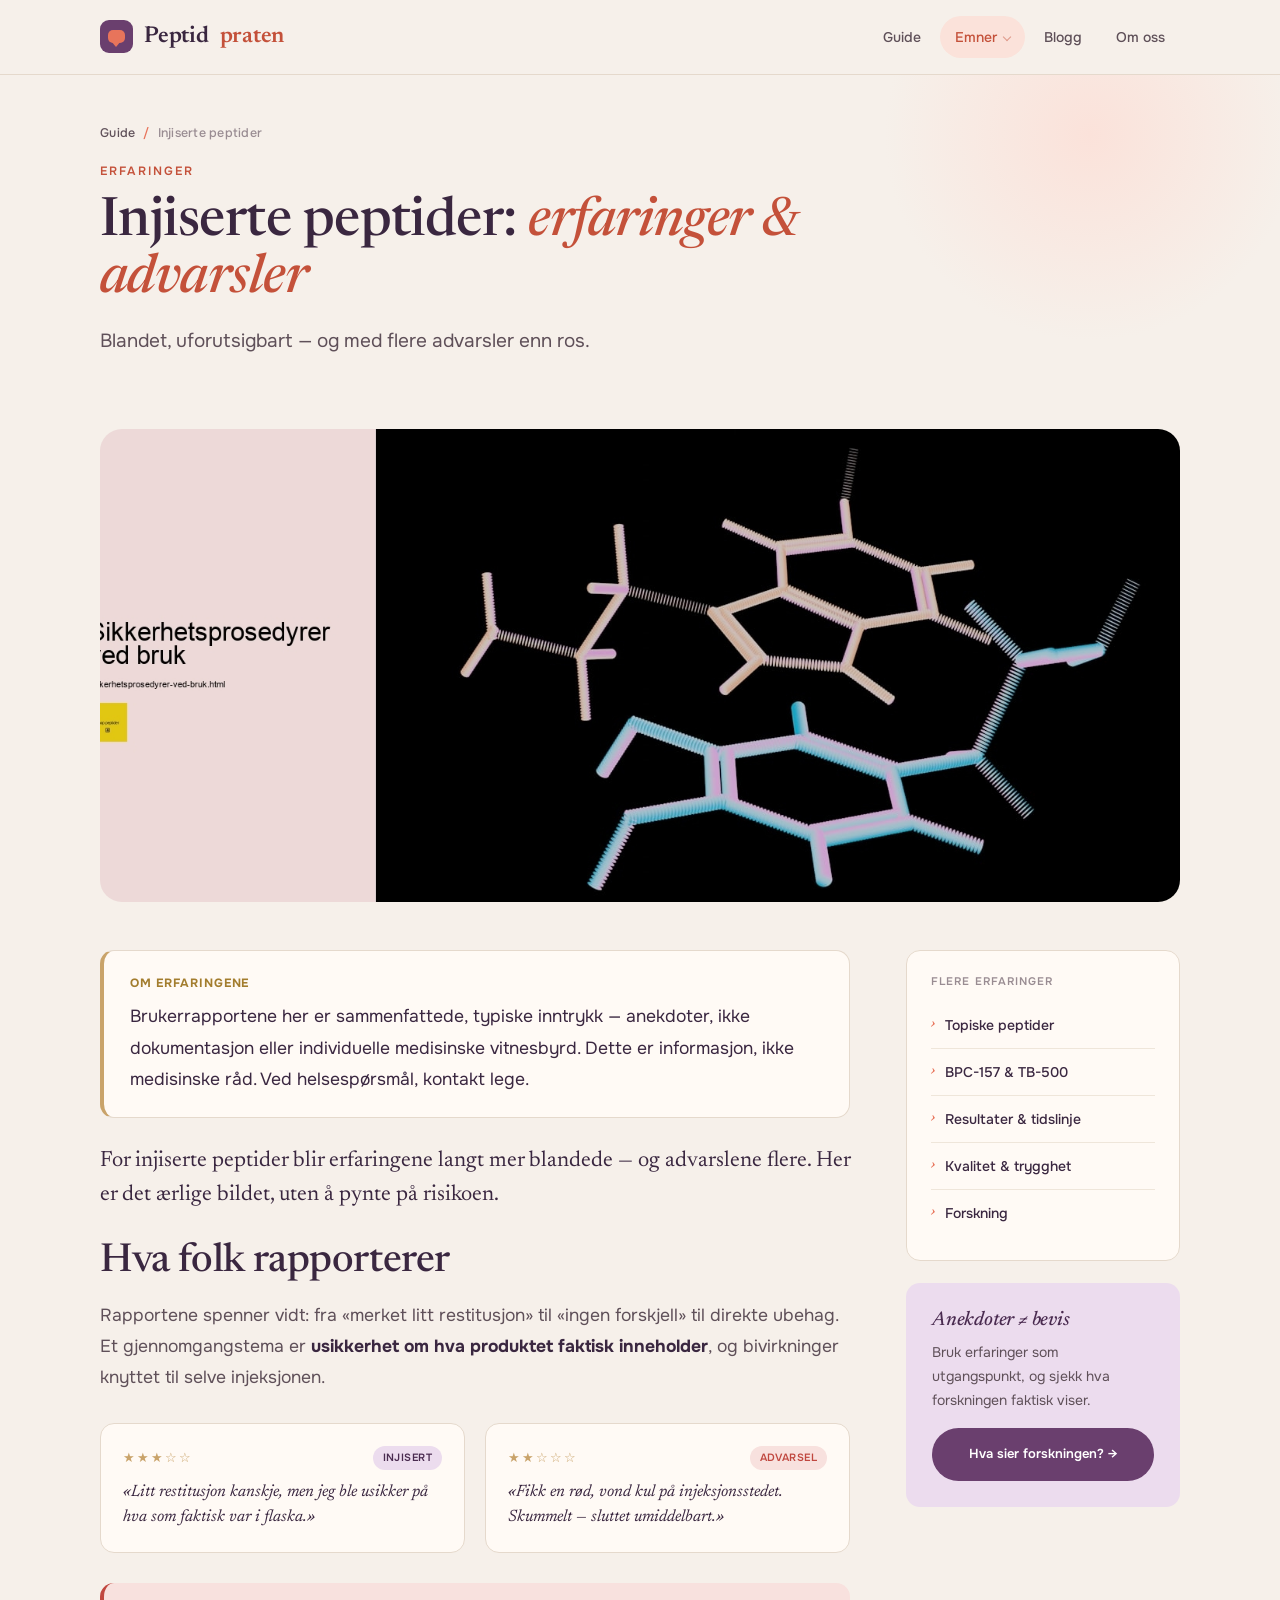
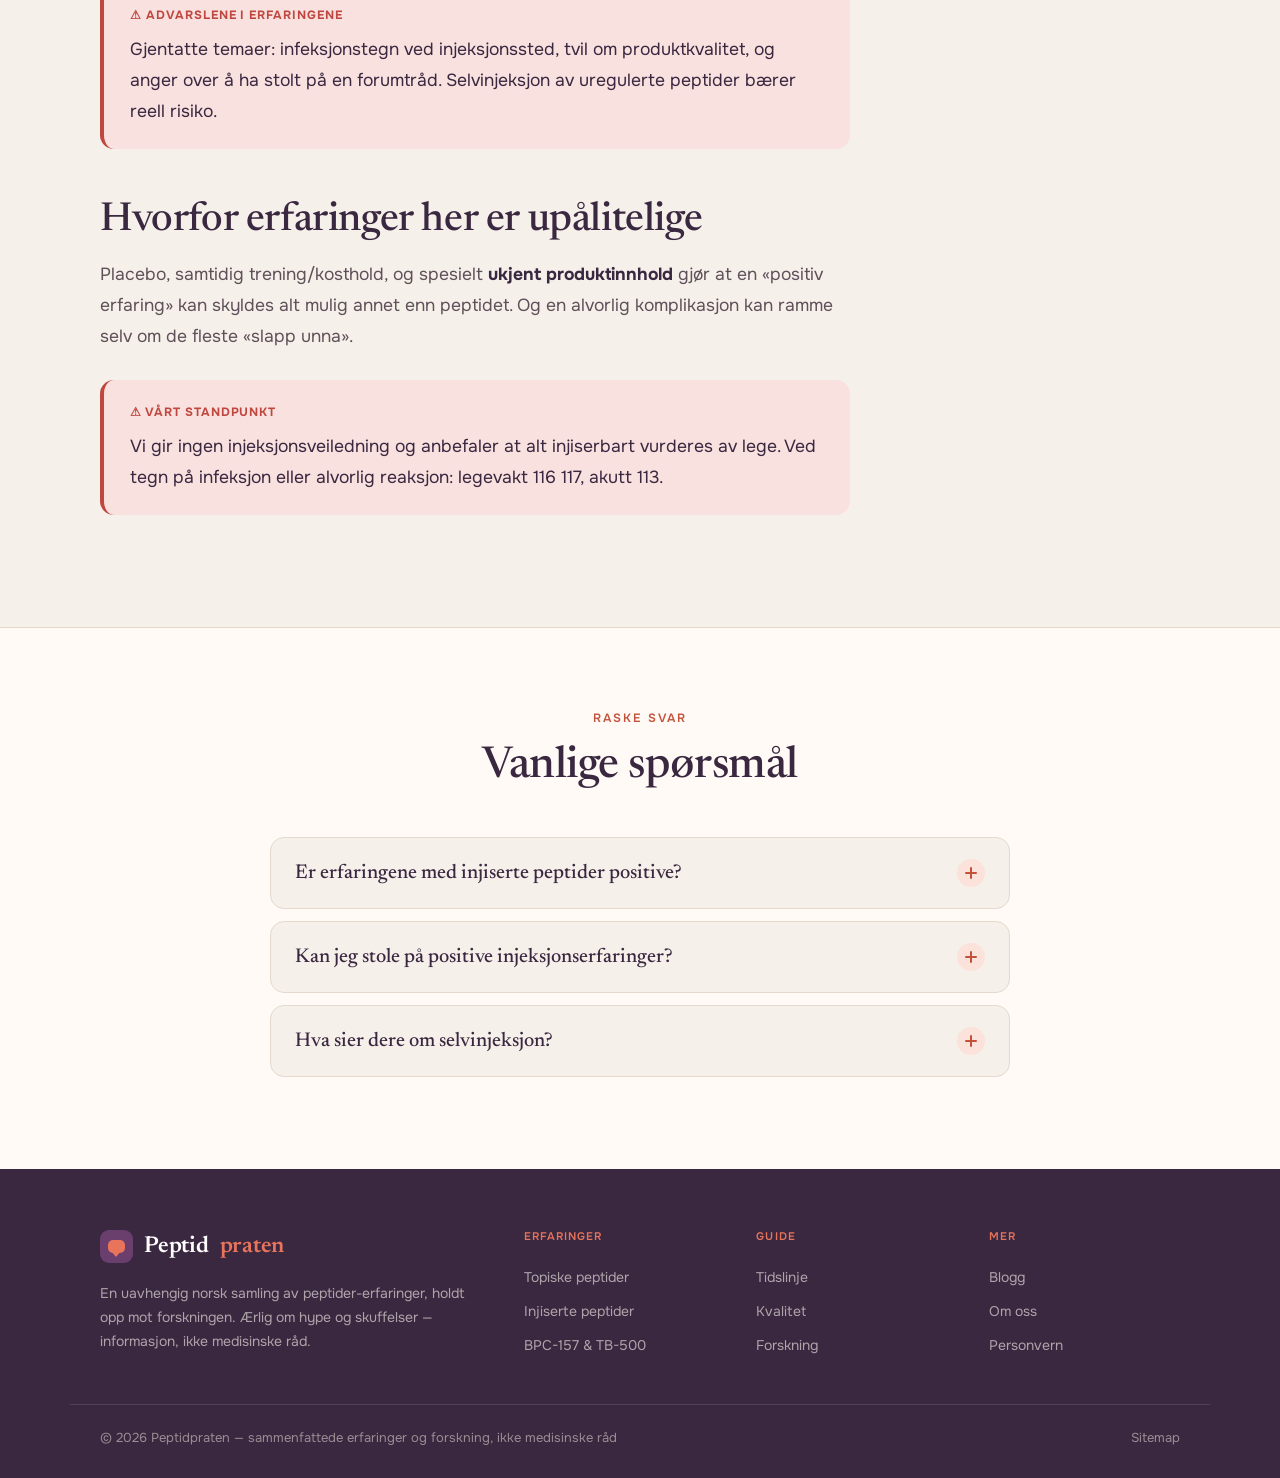
<file: injiserte-peptider-erfaringer.html>
<!DOCTYPE html>
<html lang="no"><head>
<meta charset="utf-8"><meta name="viewport" content="width=device-width, initial-scale=1.0">
<title>Injiserte Peptider: Erfaringer og Advarsler (2026)</title><meta name="title" content="Injiserte Peptider: Erfaringer og Advarsler (2026)"><meta name="description" content="Erfaringer med injiserte peptider og selvinjeksjon: hvorfor rapportene er blandede, de gjentatte advarslene, og hvorfor slike anekdoter er upålitelige.">
<meta name="robots" content="index, follow"><meta name="googlebot" content="index, follow, max-snippet:-1, max-image-preview:large, max-video-preview:-1">
<link rel="canonical" href="injiserte-peptider-erfaringer.html">
<link rel="icon" type="image/svg+xml" href="favicon.svg">
<link rel="icon" type="image/png" sizes="32x32" href="favicon-32.png">
<link rel="apple-touch-icon" href="favicon.png">
<link rel="preconnect" href="https://fonts.googleapis.com"><link rel="preconnect" href="https://fonts.gstatic.com" crossorigin>
<link rel="stylesheet" href="https://fonts.googleapis.com/css2?family=Newsreader:ital,opsz,wght@0,6..72,400;0,6..72,500;0,6..72,600;1,6..72,400;1,6..72,500&family=Onest:wght@400;500;600;700&display=swap">
<style>
/* ============================================
   PEPTIDER ERFARINGER — Site #16 (design #17)
   Reviews / community editorial. Aubergine-plum + coral + sand.
   Newsreader + Onest.
   ============================================ */
:root{
  --bg:#f6f0ea;
  --bg-2:#ece1d6;
  --surface:#fffaf5;
  --ink:#3a2740;
  --ink-2:#5f5059;
  --ink-3:#998c92;
  --line:#e5d9cc;
  --line-2:#efe6da;
  --plum:#6a3f6e;
  --plum-dark:#4a2b50;
  --plum-soft:#ecdcee;
  --coral:#e8745b;
  --coral-dark:#c4513a;
  --coral-soft:#fbe2da;
  --sand:#c9a36a;
  --sand-soft:#f5e9d4;
  --green:#4f8a5e;
  --green-soft:#e0efe1;
  --gold:#c79a52;
  --red:#c0473f;
  --red-soft:#f8e1de;
  --r-sm:8px;
  --r:14px;
  --r-lg:22px;
  --disp:'Newsreader',Georgia,serif;
  --body:'Onest',-apple-system,sans-serif;
  --maxw:1140px;
}
*{box-sizing:border-box;margin:0;padding:0}
html{scroll-behavior:smooth;-webkit-text-size-adjust:100%}
body{background:var(--bg);color:var(--ink);font-family:var(--body);font-size:17px;line-height:1.72;-webkit-font-smoothing:antialiased}
::selection{background:var(--coral);color:#fff}
a{color:var(--coral-dark);text-decoration:none}
a:hover{color:var(--ink)}
h1,h2,h3,h4{font-family:var(--disp);font-weight:500;line-height:1.16;letter-spacing:-0.01em;color:var(--ink)}
img{max-width:100%;display:block}
.wrap{max-width:var(--maxw);margin:0 auto;padding:0 30px}
.eyebrow{font-family:var(--body);font-weight:600;font-size:12px;text-transform:uppercase;letter-spacing:.18em;color:var(--coral-dark)}

/* topbar */
.topbar{position:sticky;top:0;z-index:1000;background:rgba(246,240,234,.92);backdrop-filter:blur(12px);border-bottom:1px solid var(--line)}
.topbar-inner{max-width:var(--maxw);margin:0 auto;padding:0 30px;height:74px;display:flex;align-items:center;justify-content:space-between}
.brand{display:flex;align-items:center;gap:11px;font-family:var(--disp);font-weight:600;font-size:23px;letter-spacing:-0.01em;color:var(--ink)}
.brand .mk{width:33px;height:33px;border-radius:9px;background:var(--plum);position:relative;flex-shrink:0;display:flex;align-items:center;justify-content:center}
.brand .mk::before{content:'';width:17px;height:13px;background:var(--coral);border-radius:5px}
.brand .mk::after{content:'';position:absolute;bottom:6px;left:11px;border-left:5px solid transparent;border-right:5px solid transparent;border-top:6px solid var(--coral)}
.brand b{font-weight:600;color:var(--coral-dark)}
.nav{display:flex;align-items:center;gap:4px;list-style:none}
.nav>li{position:relative}
.nav>li>a{display:block;padding:9px 15px;font-family:var(--body);font-weight:500;font-size:14px;color:var(--ink-2);border-radius:999px;transition:all .15s}
.nav>li>a:hover{color:var(--ink);background:var(--bg-2)}
.nav a.current{color:var(--coral-dark);background:var(--coral-soft)}
.has-menu>a::after{content:'';display:inline-block;width:5px;height:5px;margin-left:7px;border-right:1.5px solid currentColor;border-bottom:1.5px solid currentColor;transform:translateY(-2px) rotate(45deg);opacity:.5}
.menu{position:absolute;top:calc(100% + 8px);left:0;min-width:272px;background:var(--surface);border:1px solid var(--line);border-radius:var(--r);padding:9px;opacity:0;visibility:hidden;transform:translateY(-6px);transition:all .16s;box-shadow:0 20px 48px -18px rgba(58,39,64,.28)}
.has-menu:hover .menu,.has-menu:focus-within .menu{opacity:1;visibility:visible;transform:translateY(0)}
.menu a{display:flex;gap:11px;padding:11px 13px;font-size:14px;color:var(--ink-2);border-radius:var(--r-sm)}
.menu a:hover{background:var(--coral-soft);color:var(--coral-dark)}
.menu a .n{font-family:var(--disp);font-style:italic;font-size:15px;color:var(--coral);min-width:18px}
.btn{display:inline-flex;align-items:center;gap:9px;font-family:var(--body);font-weight:600;font-size:14.5px;padding:14px 28px;border:1.5px solid transparent;cursor:pointer;transition:all .18s;border-radius:999px}
.btn-solid{background:var(--plum);color:#fff}
.btn-solid:hover{background:var(--plum-dark);color:#fff}
.btn-coral{background:var(--coral);color:#fff}
.btn-coral:hover{background:var(--coral-dark);color:#fff}
.btn-line{background:transparent;color:var(--ink);border-color:var(--sand)}
.btn-line:hover{border-color:var(--coral);color:var(--coral-dark)}
.btn .arr{transition:transform .18s}.btn:hover .arr{transform:translateX(3px)}
.burger{display:none;width:46px;height:46px;border:1px solid var(--line);background:var(--surface);cursor:pointer;flex-direction:column;align-items:center;justify-content:center;gap:4px;border-radius:50%}
.burger span{width:18px;height:2px;background:var(--ink)}
.mnav{display:none}

/* hero */
.hero{position:relative;overflow:hidden;padding:62px 0 68px}
.hero::before{content:'';position:absolute;top:-14%;right:-6%;width:520px;height:520px;border-radius:50%;background:radial-gradient(circle,var(--coral-soft),transparent 64%);pointer-events:none}
.hero::after{content:'';position:absolute;bottom:-22%;left:-10%;width:380px;height:380px;border-radius:50%;background:radial-gradient(circle,var(--plum-soft),transparent 66%);pointer-events:none}
.hero-grid{position:relative;max-width:var(--maxw);margin:0 auto;padding:0 30px;display:grid;grid-template-columns:1.08fr .92fr;gap:54px;align-items:center}
.hero .eyebrow{display:inline-flex;align-items:center;gap:9px;margin-bottom:20px}
.hero .eyebrow::before{content:'';width:26px;height:1.5px;background:var(--coral)}
.hero h1{font-size:clamp(42px,6vw,72px);font-weight:500;line-height:1.02;letter-spacing:-0.02em}
.hero h1 em{font-style:italic;color:var(--coral-dark)}
.hero-lede{font-size:19.5px;line-height:1.6;color:var(--ink-2);max-width:32em;margin:22px 0 30px}
.hero-actions{display:flex;gap:13px;flex-wrap:wrap}
.hero-quotes{display:flex;flex-direction:column;gap:16px}
.qcard{background:var(--surface);border:1px solid var(--line);border-radius:var(--r);padding:20px 22px;box-shadow:0 14px 34px -20px rgba(58,39,64,.3)}
.qcard .stars{color:var(--sand);font-size:14px;letter-spacing:2px;margin-bottom:8px}
.qcard p{font-family:var(--disp);font-style:italic;font-size:17px;color:var(--ink);line-height:1.5;margin-bottom:10px}
.qcard .meta{font-size:12.5px;color:var(--ink-3);display:flex;align-items:center;gap:8px}
.qcard .tag{background:var(--plum-soft);color:var(--plum-dark);font-weight:600;padding:2px 9px;border-radius:999px;font-size:11px}

/* ribbon */
.ribbon{background:var(--ink);color:#fff}
.ribbon-inner{max-width:var(--maxw);margin:0 auto;padding:0 30px;display:grid;grid-template-columns:repeat(4,1fr)}
.ribbon .r{padding:24px 22px;border-right:1px solid rgba(255,255,255,.1);text-align:center}
.ribbon .r:last-child{border-right:0}
.ribbon .r .n{font-family:var(--disp);font-style:italic;font-size:22px;color:var(--coral)}
.ribbon .r .l{font-size:12.5px;color:rgba(255,255,255,.66);margin-top:6px}

/* disclaimer */
.disclaimer{max-width:var(--maxw);margin:30px auto 0;padding:0 30px}
.disclaimer-in{background:var(--sand-soft);border:1px solid #e6d3ac;border-radius:var(--r);padding:15px 22px;display:flex;gap:13px;align-items:flex-start;font-size:14.5px;color:var(--ink-2)}
.disclaimer-in .ic{font-size:17px;flex-shrink:0}
.disclaimer-in strong{color:var(--ink);font-family:var(--disp)}

/* pillar */
.pillar{padding:58px 0 84px}
.pillar-grid{max-width:var(--maxw);margin:0 auto;padding:0 30px;display:grid;grid-template-columns:248px 1fr;gap:56px;align-items:start}
.toc{position:sticky;top:96px;background:var(--surface);border:1px solid var(--line);border-radius:var(--r);padding:24px;max-height:calc(100vh - 130px);overflow-y:auto}
.toc h4{font-family:var(--body);font-weight:600;font-size:11px;text-transform:uppercase;letter-spacing:.16em;color:var(--ink-3);margin-bottom:15px}
.toc ol{list-style:none;counter-reset:t}
.toc li{counter-increment:t}
.toc a{display:flex;gap:11px;padding:7px 0;font-size:13.5px;color:var(--ink-2);line-height:1.4;border:0;border-top:1px solid var(--line-2)}
.toc li:first-child a{border-top:0}
.toc a::before{content:counter(t,decimal-leading-zero);font-family:var(--disp);font-style:italic;font-size:13px;color:var(--coral);flex-shrink:0}
.toc a:hover{color:var(--coral-dark)}

.prose{max-width:none}
.prose .lead{font-size:22px;line-height:1.55;color:var(--ink);margin-bottom:28px;font-family:var(--disp)}
.prose h2{font-size:clamp(28px,3.3vw,40px);font-weight:500;margin:50px 0 16px;letter-spacing:-0.01em;line-height:1.1}
.prose h2:first-of-type{margin-top:0}
.prose h3{font-size:22px;font-weight:500;margin:30px 0 10px;color:var(--ink);font-style:italic}
.prose p{color:var(--ink-2);margin-bottom:18px;font-size:17.5px;line-height:1.78}
.prose a{color:var(--coral-dark);font-weight:600;border-bottom:1px solid var(--coral-soft)}
.prose a:hover{border-bottom-color:var(--coral-dark)}
.prose strong{color:var(--ink);font-weight:700}
.prose ul,.prose ol{margin:0 0 20px;padding-left:0;list-style:none}
.prose li{position:relative;padding-left:30px;margin-bottom:11px;color:var(--ink-2)}
.prose ul li::before{content:'';position:absolute;left:5px;top:10px;width:9px;height:9px;border-radius:50%;background:var(--coral)}
.prose ol{counter-reset:li}.prose ol li{counter-increment:li}
.prose ol li::before{content:counter(li);position:absolute;left:0;top:1px;width:22px;height:22px;border-radius:50%;background:var(--plum-soft);color:var(--plum-dark);font-family:var(--disp);font-style:italic;font-size:13px;display:flex;align-items:center;justify-content:center}
.prose .pull{font-family:var(--disp);font-style:italic;font-size:25px;line-height:1.35;color:var(--plum-dark);border-left:3px solid var(--coral);padding:6px 0 6px 24px;margin:32px 0}

.box{border-radius:var(--r);padding:22px 26px;margin:28px 0}
.box .h{font-family:var(--body);font-weight:700;font-size:12px;text-transform:uppercase;letter-spacing:.08em;margin-bottom:8px;display:flex;align-items:center;gap:8px}
.box.tip{background:var(--plum-soft)}.box.tip .h{color:var(--plum-dark)}.box.tip p{color:var(--ink);margin:0}
.box.note{background:var(--coral-soft)}.box.note .h{color:var(--coral-dark)}.box.note p{color:var(--ink);margin:0}
.box.warn{background:var(--red-soft);border-left:4px solid var(--red)}.box.warn .h{color:var(--red)}.box.warn p{color:var(--ink);margin:0}
.box.good{background:var(--green-soft);border-left:4px solid var(--green)}.box.good .h{color:var(--green)}.box.good p{color:var(--ink);margin:0}
.box.honest{background:var(--surface);border:1px solid var(--line);border-left:4px solid var(--sand)}.box.honest .h{color:#a37d2e}.box.honest p{color:var(--ink);margin:0}

.figure{margin:32px 0}.figure img{border-radius:var(--r);width:100%}
.figure figcaption{margin-top:10px;font-size:13.5px;color:var(--ink-3);text-align:center;font-style:italic}

/* report cards */
.reports{display:grid;grid-template-columns:1fr 1fr;gap:20px;margin:30px 0}
.report{background:var(--surface);border:1px solid var(--line);border-radius:var(--r);padding:22px}
.report .top{display:flex;justify-content:space-between;align-items:center;margin-bottom:10px}
.report .stars{color:var(--sand);font-size:13px;letter-spacing:2px}
.report .tag{font-family:var(--body);font-weight:600;font-size:10.5px;text-transform:uppercase;letter-spacing:.04em;padding:3px 10px;border-radius:999px;background:var(--plum-soft);color:var(--plum-dark)}
.report .tag.care{background:var(--red-soft);color:var(--red)}
.report p{font-family:var(--disp);font-style:italic;font-size:16.5px;color:var(--ink);line-height:1.5;margin:0}

.tablewrap{overflow-x:auto;margin:30px 0;border:1px solid var(--line);border-radius:var(--r)}
.dtable{width:100%;border-collapse:collapse;font-size:14.5px;background:var(--surface)}
.dtable thead th{background:var(--ink);color:#fff;font-family:var(--body);font-weight:600;font-size:12px;text-transform:uppercase;letter-spacing:.04em;text-align:left;padding:14px 16px}
.dtable tbody td{padding:13px 16px;border-bottom:1px solid var(--line-2);color:var(--ink-2);vertical-align:middle}
.dtable tbody tr:last-child td{border-bottom:0}
.dtable .it{font-family:var(--disp);font-style:italic;color:var(--ink);font-size:16px}
.evtag{display:inline-block;font-family:var(--body);font-weight:700;font-size:10.5px;text-transform:uppercase;letter-spacing:.03em;padding:3px 9px;border-radius:999px}
.evtag.low{background:var(--red-soft);color:var(--red)}
.evtag.med{background:var(--sand-soft);color:#a37d2e}
.evtag.high{background:var(--green-soft);color:var(--green)}

/* cards (blog) */
.cards{display:grid;grid-template-columns:repeat(3,1fr);gap:26px}
.card{background:var(--surface);border:1px solid var(--line);border-radius:var(--r);overflow:hidden;display:flex;flex-direction:column;transition:all .2s}
.card:hover{box-shadow:0 24px 50px -24px rgba(58,39,64,.3);transform:translateY(-3px)}
.card .ph{aspect-ratio:16/11;overflow:hidden}.card .ph img{width:100%;height:100%;object-fit:cover;transition:transform .5s}.card:hover .ph img{transform:scale(1.05)}
.card .bd{padding:24px;display:flex;flex-direction:column;flex:1}
.card .kick{font-family:var(--body);font-weight:600;font-size:11px;text-transform:uppercase;letter-spacing:.1em;color:var(--coral-dark);margin-bottom:10px}
.card h3{font-size:22px;margin-bottom:8px;line-height:1.2;font-weight:500}.card h3 a{color:var(--ink);border:0}.card h3 a:hover{color:var(--coral-dark)}
.card p{font-size:14px;color:var(--ink-2);margin-bottom:15px;flex:1}
.card .go{font-family:var(--body);font-weight:600;font-size:13px;color:var(--coral-dark)}
.sec-head{max-width:620px;margin:0 auto 44px;text-align:center}
.sec-head .eyebrow{display:block;margin-bottom:13px}
.sec-head h2{font-size:clamp(30px,4vw,44px);font-weight:500}
.sec-head p{margin-top:12px;color:var(--ink-2);font-size:17px}

/* faq */
.faq{background:var(--surface);border-top:1px solid var(--line);padding:80px 0}
.faq-wrap{max-width:800px;margin:0 auto;padding:0 30px}
.faq-list{margin-top:38px}
.faq-item{border:1px solid var(--line);border-radius:var(--r);margin-bottom:12px;overflow:hidden;background:var(--bg);transition:box-shadow .2s}
.faq-item.open{box-shadow:0 16px 36px -20px rgba(58,39,64,.26)}
.faq-q{width:100%;background:none;border:0;text-align:left;cursor:pointer;padding:21px 24px;display:flex;align-items:center;gap:16px;font-family:var(--disp);font-weight:500;font-size:20px;color:var(--ink)}
.faq-q .q{flex:1}
.faq-q .pm{width:28px;height:28px;border-radius:50%;background:var(--coral-soft);color:var(--coral-dark);flex-shrink:0;position:relative}
.faq-q .pm::before,.faq-q .pm::after{content:'';position:absolute;background:currentColor;border-radius:2px}
.faq-q .pm::before{left:8px;right:8px;top:13px;height:2px}
.faq-q .pm::after{top:8px;bottom:8px;left:13px;width:2px;transition:transform .25s}
.faq-item.open .pm{background:var(--coral);color:#fff}
.faq-item.open .pm::after{transform:scaleY(0)}
.faq-a{max-height:0;overflow:hidden;transition:max-height .3s ease}
.faq-item.open .faq-a{max-height:520px}
.faq-a-in{padding:0 24px 22px 24px;color:var(--ink-2);font-size:16px;line-height:1.72}

/* cta */
.cta{padding:46px 0 90px}
.cta-inner{max-width:var(--maxw);margin:0 auto;padding:58px 46px;background:var(--plum);border-radius:var(--r-lg);text-align:center;color:#fff;position:relative;overflow:hidden}
.cta-inner::before{content:'';position:absolute;bottom:-40%;right:-5%;width:380px;height:380px;border-radius:50%;background:radial-gradient(circle,rgba(232,116,91,.34),transparent 62%)}
.cta-inner h2{position:relative;color:#fff;font-size:clamp(28px,3.4vw,42px);margin-bottom:12px;font-weight:500}
.cta-inner p{position:relative;color:rgba(255,255,255,.85);font-size:18px;max-width:34em;margin:0 auto 26px}
.cta-inner .btn{position:relative;background:var(--coral);color:#fff}
.cta-inner .btn:hover{background:#fff;color:var(--plum-dark)}

/* footer */
footer{background:var(--ink);color:rgba(246,240,234,.62);padding:58px 0 28px}
.foot-grid{max-width:var(--maxw);margin:0 auto;padding:0 30px;display:grid;grid-template-columns:2fr 1fr 1fr 1fr;gap:42px}
.foot-brand .brand{color:#fff;margin-bottom:14px}.foot-brand .brand b{color:var(--coral)}
.foot-brand p{font-size:14px;max-width:30em}
.foot-col h5{font-family:var(--body);font-weight:600;font-size:11px;text-transform:uppercase;letter-spacing:.1em;color:var(--coral);margin-bottom:14px}
.foot-col a{display:block;color:rgba(246,240,234,.62);font-size:14px;padding:5px 0}
.foot-col a:hover{color:#fff}
.foot-bottom{max-width:var(--maxw);margin:42px auto 0;padding:22px 30px 0;border-top:1px solid rgba(246,240,234,.13);display:flex;justify-content:space-between;gap:16px;flex-wrap:wrap;font-size:13px;color:var(--ink-3)}
.foot-bottom a{color:var(--ink-3)}.foot-bottom a:hover{color:var(--coral)}

/* interior */
.pagehead{padding:48px 0 42px;position:relative;overflow:hidden}
.pagehead::before{content:'';position:absolute;top:-150px;right:-40px;width:460px;height:420px;border-radius:50%;background:radial-gradient(circle,var(--coral-soft),transparent 66%)}
.pagehead-inner{position:relative;max-width:var(--maxw);margin:0 auto;padding:0 30px}
.crumbs{font-size:12.5px;color:var(--ink-3);margin-bottom:16px;font-weight:500;letter-spacing:.02em}
.crumbs a{color:var(--ink-2)}.crumbs .sep{margin:0 8px;color:var(--coral)}
.pagehead .eyebrow{display:block;margin-bottom:13px}
.pagehead h1{font-size:clamp(34px,4.6vw,54px);max-width:16em;font-weight:500;line-height:1.06}
.pagehead h1 em{font-style:italic;color:var(--coral-dark)}
.pagehead .sub{margin-top:16px;font-size:19px;color:var(--ink-2);max-width:38em}
.doc-hero{max-width:var(--maxw);margin:30px auto 0;padding:0 30px}
.doc-hero img{width:100%;border-radius:var(--r-lg);aspect-ratio:16/7;object-fit:cover}
.doc{padding:48px 0 84px}
.doc-grid{max-width:var(--maxw);margin:0 auto;padding:0 30px;display:grid;grid-template-columns:1fr 274px;gap:56px;align-items:start}
.side{position:sticky;top:96px;display:flex;flex-direction:column;gap:22px}
.side-card{background:var(--surface);border:1px solid var(--line);border-radius:var(--r);padding:24px}
.side-card h4{font-family:var(--body);font-weight:600;font-size:11px;text-transform:uppercase;letter-spacing:.1em;color:var(--ink-3);margin-bottom:14px}
.side-list{list-style:none}
.side-list a{display:flex;gap:10px;padding:11px 0;font-size:14px;color:var(--ink);border:0;border-top:1px solid var(--line-2);font-weight:500}
.side-list li:first-child a{border-top:0}.side-list a:hover{color:var(--coral-dark)}
.side-list a .n{font-family:var(--disp);font-style:italic;font-size:13px;color:var(--coral);flex-shrink:0}
.side-cta{background:var(--plum-soft);border-radius:var(--r);padding:26px}
.side-cta h4{font-family:var(--disp);font-style:italic;font-size:20px;color:var(--plum-dark);margin-bottom:8px}
.side-cta p{font-size:14px;color:var(--ink-2);margin-bottom:16px}
.side-cta .btn{width:100%;justify-content:center;font-size:13px;background:var(--plum);color:#fff}

@media(max-width:980px){
  .hero-grid,.pillar-grid,.doc-grid{grid-template-columns:1fr;gap:40px}
  .toc,.side{position:static}.toc{max-height:none}
  .cards{grid-template-columns:1fr 1fr}
  .ribbon-inner{grid-template-columns:1fr 1fr}
  .reports{grid-template-columns:1fr}
}
@media(max-width:760px){
  .nav{display:none}.burger{display:flex}
  .cards{grid-template-columns:1fr}
  .ribbon-inner{grid-template-columns:1fr 1fr}
  .foot-grid{grid-template-columns:1fr 1fr}
  .cta-inner{padding:42px 24px}
  .mnav{position:fixed;inset:0;background:var(--bg);z-index:2000;padding:80px 26px 32px;overflow-y:auto;display:none}
  .mnav.open{display:block}
  .mnav a{display:block;font-family:var(--disp);font-size:24px;padding:14px 0;border-bottom:1px solid var(--line);color:var(--ink)}
  .mnav-x{position:absolute;top:18px;right:24px;width:46px;height:46px;border:1px solid var(--ink);background:transparent;font-size:22px;cursor:pointer;border-radius:50%;color:var(--ink)}
}

</style>
</head><body>
<header class="topbar"><div class="topbar-inner">
<a href="index.html" class="brand"><span class="mk"></span>Peptid<b>praten</b></a>
<nav><ul class="nav">
<li><a href="index.html">Guide</a></li>
<li class="has-menu"><a href="topiske-peptider-erfaringer.html" class="current">Emner</a><div class="menu"><a href="topiske-peptider-erfaringer.html"><span class="n">›</span> Topiske peptider</a>
<a href="injiserte-peptider-erfaringer.html"><span class="n">›</span> Injiserte peptider</a>
<a href="bpc-157-tb-500-erfaringer.html"><span class="n">›</span> BPC-157 &amp; TB-500</a>
<a href="peptider-resultater-tidslinje.html"><span class="n">›</span> Resultater &amp; tidslinje</a>
<a href="peptider-kvalitet-trygghet.html"><span class="n">›</span> Kvalitet &amp; trygghet</a>
<a href="forskning-oppsummering.html"><span class="n">›</span> Forskning</a>
</div></li>
<li><a href="blogg.html">Blogg</a></li>
<li><a href="om-oss.html">Om oss</a></li>
</ul></nav>
<button class="burger" onclick="toggleNav()" aria-label="Meny"><span></span><span></span><span></span></button>
</div></header>
<div class="mnav" id="mnav"><button class="mnav-x" onclick="toggleNav()">✕</button>
<a href="index.html">Guide</a><a href="topiske-peptider-erfaringer.html">Topiske peptider</a><a href="injiserte-peptider-erfaringer.html">Injiserte peptider</a><a href="bpc-157-tb-500-erfaringer.html">BPC-157 &amp; TB-500</a><a href="peptider-resultater-tidslinje.html">Resultater &amp; tidslinje</a><a href="peptider-kvalitet-trygghet.html">Kvalitet &amp; trygghet</a><a href="forskning-oppsummering.html">Forskning</a><a href="blogg.html">Blogg</a><a href="om-oss.html">Om oss</a></div>
<div class="pagehead"><div class="pagehead-inner"><div class="crumbs"><a href="index.html">Guide</a><span class="sep">/</span><span>Injiserte peptider</span></div>
<span class="eyebrow">Erfaringer</span><h1>Injiserte peptider: <em>erfaringer &amp; advarsler</em></h1><p class="sub">Blandet, uforutsigbart — og med flere advarsler enn ros.</p></div></div>
<div class="doc-hero"><img src="img/sikkerhetsprosedyrer.jpg" alt="Injiserte peptider: <em>erfaringer &amp; advarsler</em>" loading="lazy"></div>
<div class="doc"><div class="doc-grid">
<article class="prose">
<div class="box honest" style="margin:0 0 26px"><div class="h">Om erfaringene</div><p>Brukerrapportene her er sammenfattede, typiske inntrykk — anekdoter, ikke dokumentasjon eller individuelle medisinske vitnesbyrd. Dette er informasjon, ikke medisinske råd. Ved helsespørsmål, kontakt lege.</p></div>
<p class="lead">For injiserte peptider blir erfaringene langt mer blandede — og advarslene flere. Her er det ærlige bildet, uten å pynte på risikoen.</p>
<h2>Hva folk rapporterer</h2>
<p>Rapportene spenner vidt: fra «merket litt restitusjon» til «ingen forskjell» til direkte ubehag. Et gjennomgangstema er <strong>usikkerhet om hva produktet faktisk inneholder</strong>, og bivirkninger knyttet til selve injeksjonen.</p>
<div class="reports">
<div class="report"><div class="top"><span class="stars">★★★☆☆</span><span class="tag">Injisert</span></div><p>«Litt restitusjon kanskje, men jeg ble usikker på hva som faktisk var i flaska.»</p></div>
<div class="report"><div class="top"><span class="stars">★★☆☆☆</span><span class="tag care">Advarsel</span></div><p>«Fikk en rød, vond kul på injeksjonsstedet. Skummelt — sluttet umiddelbart.»</p></div>
</div>
<div class="box warn"><div class="h">⚠ Advarslene i erfaringene</div><p>Gjentatte temaer: infeksjonstegn ved injeksjonssted, tvil om produktkvalitet, og anger over å ha stolt på en forumtråd. Selvinjeksjon av uregulerte peptider bærer reell risiko.</p></div>
<h2>Hvorfor erfaringer her er upålitelige</h2>
<p>Placebo, samtidig trening/kosthold, og spesielt <strong>ukjent produktinnhold</strong> gjør at en «positiv erfaring» kan skyldes alt mulig annet enn peptidet. Og en alvorlig komplikasjon kan ramme selv om de fleste «slapp unna».</p>
<div class="box warn"><div class="h">⚠ Vårt standpunkt</div><p>Vi gir ingen injeksjonsveiledning og anbefaler at alt injiserbart vurderes av lege. Ved tegn på infeksjon eller alvorlig reaksjon: legevakt 116 117, akutt 113.</p></div>
</article>
<aside class="side"><div class="side-card"><h4>Flere erfaringer</h4><ul class="side-list"><li><a href="topiske-peptider-erfaringer.html"><span class="n">›</span> Topiske peptider</a></li>
<li><a href="bpc-157-tb-500-erfaringer.html"><span class="n">›</span> BPC-157 & TB-500</a></li>
<li><a href="peptider-resultater-tidslinje.html"><span class="n">›</span> Resultater & tidslinje</a></li>
<li><a href="peptider-kvalitet-trygghet.html"><span class="n">›</span> Kvalitet & trygghet</a></li>
<li><a href="forskning-oppsummering.html"><span class="n">›</span> Forskning</a></li>
</ul></div>
<div class="side-cta"><h4>Anekdoter ≠ bevis</h4><p>Bruk erfaringer som utgangspunkt, og sjekk hva forskningen faktisk viser.</p><a href="forskning-oppsummering.html" class="btn">Hva sier forskningen? →</a></div></aside>
</div></div>
<section class="faq"><div class="faq-wrap"><div class="sec-head"><span class="eyebrow">Raske svar</span><h2>Vanlige spørsmål</h2></div>
<div class="faq-list"><div class="faq-item"><button class="faq-q"><span class="q">Er erfaringene med injiserte peptider positive?</span><span class="pm"></span></button><div class="faq-a"><div class="faq-a-in">Blandede og uforutsigbare. Noen rapporterer mild effekt, andre ingenting eller ubehag. Et gjennomgangstema er usikkerhet om produktkvalitet og bivirkninger ved injeksjon.</div></div></div>
<div class="faq-item"><button class="faq-q"><span class="q">Kan jeg stole på positive injeksjonserfaringer?</span><span class="pm"></span></button><div class="faq-a"><div class="faq-a-in">Vær forsiktig. Placebo, samtidig trening og ukjent produktinnhold gjør slike erfaringer upålitelige, og en alvorlig komplikasjon kan ramme selv om mange slapp unna.</div></div></div>
<div class="faq-item"><button class="faq-q"><span class="q">Hva sier dere om selvinjeksjon?</span><span class="pm"></span></button><div class="faq-a"><div class="faq-a-in">Vi gir ingen injeksjonsveiledning og anbefaler at alt injiserbart vurderes av lege. Risikoen for infeksjon og ukjent kvalitet er reell.</div></div></div>
</div></div></section>
<footer><div class="foot-grid">
<div class="foot-brand"><a href="index.html" class="brand"><span class="mk"></span>Peptid<b>praten</b></a><p>En uavhengig norsk samling av peptider-erfaringer, holdt opp mot forskningen. Ærlig om hype og skuffelser — informasjon, ikke medisinske råd.</p></div>
<div class="foot-col"><h5>Erfaringer</h5><a href="topiske-peptider-erfaringer.html">Topiske peptider</a><a href="injiserte-peptider-erfaringer.html">Injiserte peptider</a><a href="bpc-157-tb-500-erfaringer.html">BPC-157 &amp; TB-500</a></div>
<div class="foot-col"><h5>Guide</h5><a href="peptider-resultater-tidslinje.html">Tidslinje</a><a href="peptider-kvalitet-trygghet.html">Kvalitet</a><a href="forskning-oppsummering.html">Forskning</a></div>
<div class="foot-col"><h5>Mer</h5><a href="blogg.html">Blogg</a><a href="om-oss.html">Om oss</a><a href="personvern.html">Personvern</a></div>
</div><div class="foot-bottom"><span>© 2026 Peptidpraten — sammenfattede erfaringer og forskning, ikke medisinske råd</span><a href="sitemap.html">Sitemap</a></div></footer>
<script>
function toggleNav(){var n=document.getElementById('mnav');n.classList.toggle('open');document.body.style.overflow=n.classList.contains('open')?'hidden':'';}
document.querySelectorAll('.faq-q').forEach(function(b){b.addEventListener('click',function(){var it=this.closest('.faq-item');var o=it.classList.contains('open');document.querySelectorAll('.faq-item').forEach(function(i){i.classList.remove('open');});if(!o)it.classList.add('open');});});
</script>
</body></html>
</file>
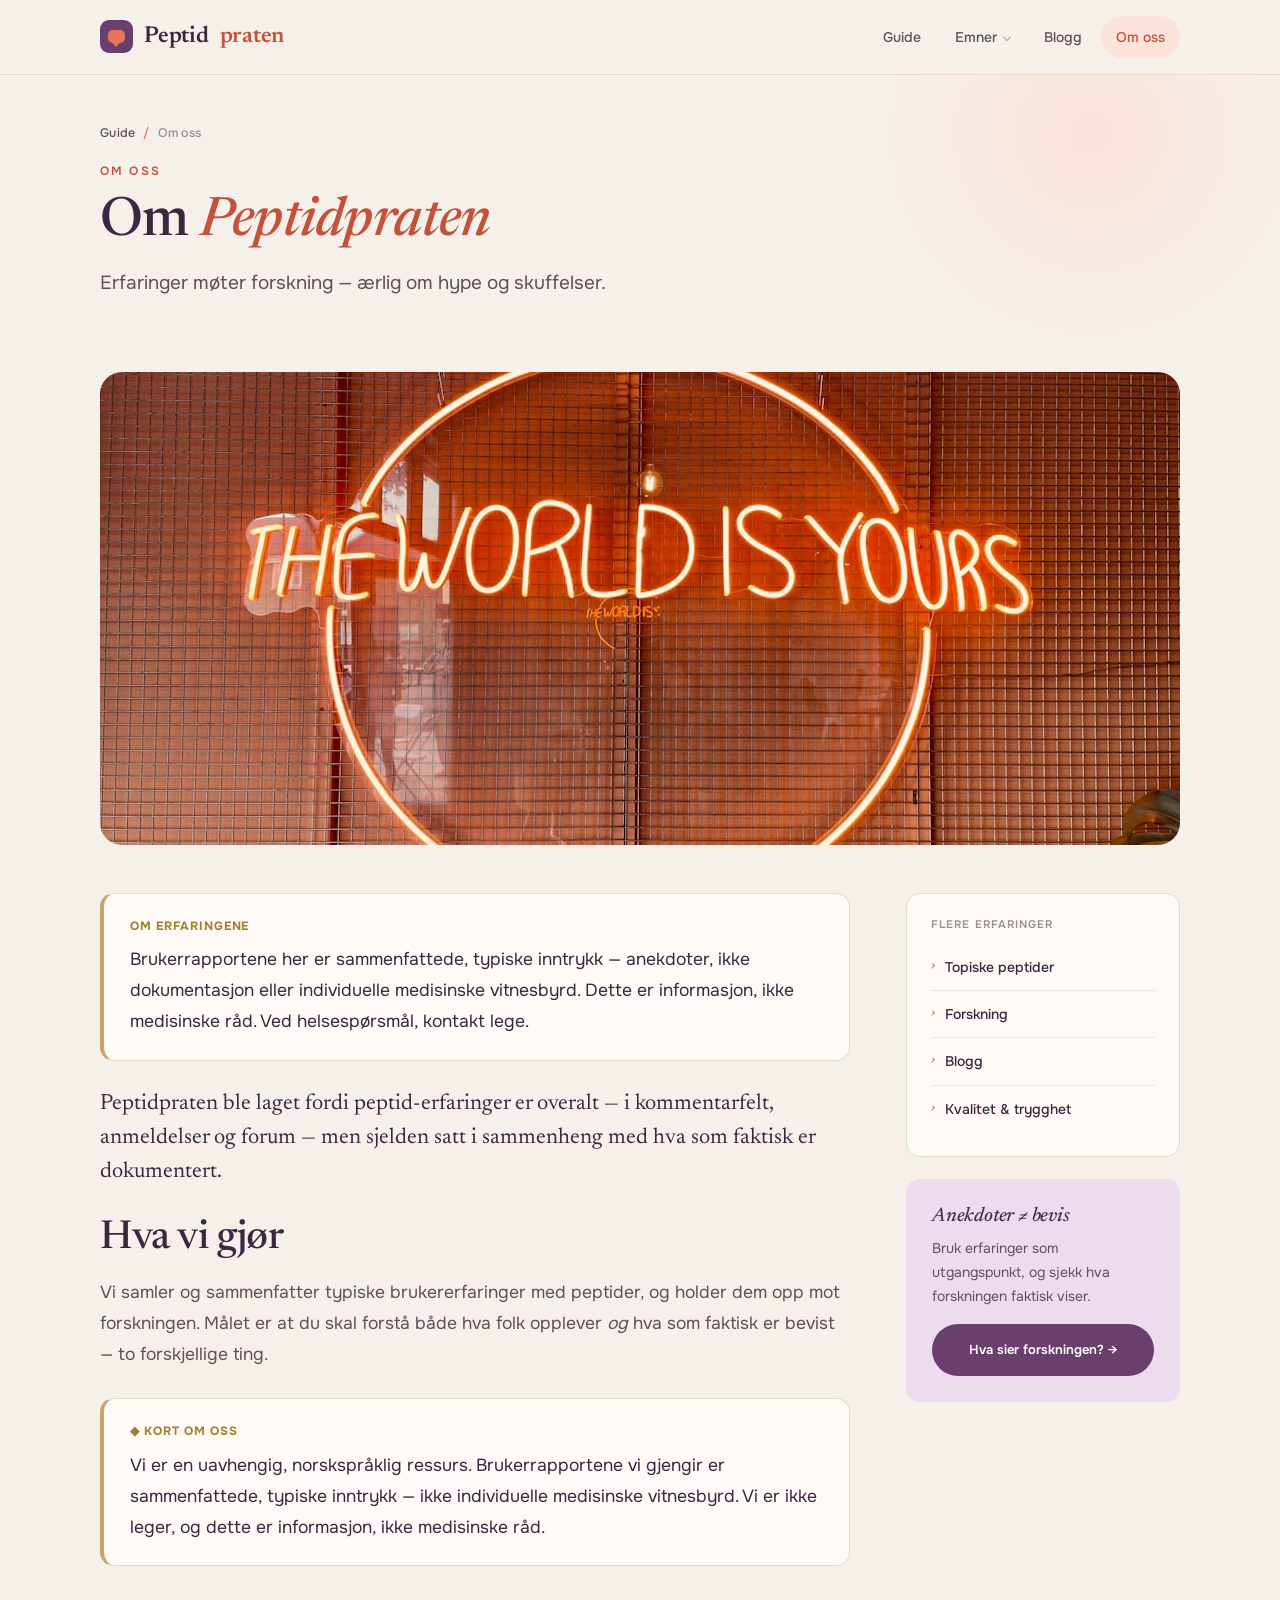
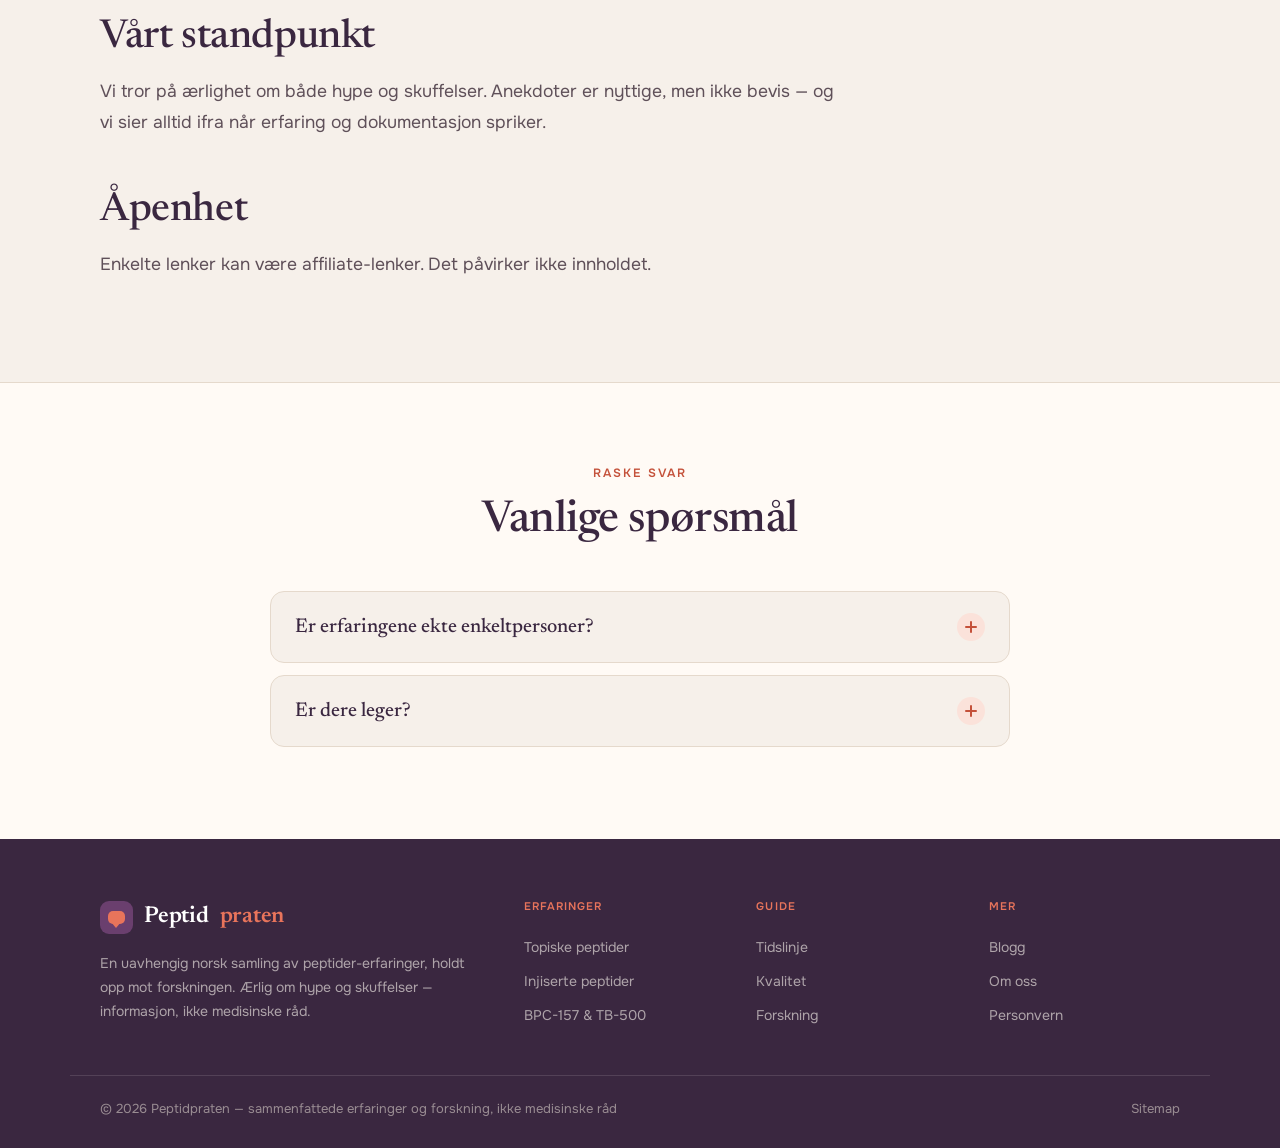
<file: om-oss.html>
<!DOCTYPE html>
<html lang="no"><head>
<meta charset="utf-8"><meta name="viewport" content="width=device-width, initial-scale=1.0">
<title>Om Oss | Peptidpraten</title><meta name="title" content="Om Oss | Peptidpraten"><meta name="description" content="Om Peptidpraten — en uavhengig norsk samling av peptid-erfaringer holdt opp mot forskningen.">
<meta name="robots" content="index, follow"><meta name="googlebot" content="index, follow, max-snippet:-1, max-image-preview:large, max-video-preview:-1">
<link rel="canonical" href="om-oss.html">
<link rel="icon" type="image/svg+xml" href="favicon.svg">
<link rel="icon" type="image/png" sizes="32x32" href="favicon-32.png">
<link rel="apple-touch-icon" href="favicon.png">
<link rel="preconnect" href="https://fonts.googleapis.com"><link rel="preconnect" href="https://fonts.gstatic.com" crossorigin>
<link rel="stylesheet" href="https://fonts.googleapis.com/css2?family=Newsreader:ital,opsz,wght@0,6..72,400;0,6..72,500;0,6..72,600;1,6..72,400;1,6..72,500&family=Onest:wght@400;500;600;700&display=swap">
<style>
/* ============================================
   PEPTIDER ERFARINGER — Site #16 (design #17)
   Reviews / community editorial. Aubergine-plum + coral + sand.
   Newsreader + Onest.
   ============================================ */
:root{
  --bg:#f6f0ea;
  --bg-2:#ece1d6;
  --surface:#fffaf5;
  --ink:#3a2740;
  --ink-2:#5f5059;
  --ink-3:#998c92;
  --line:#e5d9cc;
  --line-2:#efe6da;
  --plum:#6a3f6e;
  --plum-dark:#4a2b50;
  --plum-soft:#ecdcee;
  --coral:#e8745b;
  --coral-dark:#c4513a;
  --coral-soft:#fbe2da;
  --sand:#c9a36a;
  --sand-soft:#f5e9d4;
  --green:#4f8a5e;
  --green-soft:#e0efe1;
  --gold:#c79a52;
  --red:#c0473f;
  --red-soft:#f8e1de;
  --r-sm:8px;
  --r:14px;
  --r-lg:22px;
  --disp:'Newsreader',Georgia,serif;
  --body:'Onest',-apple-system,sans-serif;
  --maxw:1140px;
}
*{box-sizing:border-box;margin:0;padding:0}
html{scroll-behavior:smooth;-webkit-text-size-adjust:100%}
body{background:var(--bg);color:var(--ink);font-family:var(--body);font-size:17px;line-height:1.72;-webkit-font-smoothing:antialiased}
::selection{background:var(--coral);color:#fff}
a{color:var(--coral-dark);text-decoration:none}
a:hover{color:var(--ink)}
h1,h2,h3,h4{font-family:var(--disp);font-weight:500;line-height:1.16;letter-spacing:-0.01em;color:var(--ink)}
img{max-width:100%;display:block}
.wrap{max-width:var(--maxw);margin:0 auto;padding:0 30px}
.eyebrow{font-family:var(--body);font-weight:600;font-size:12px;text-transform:uppercase;letter-spacing:.18em;color:var(--coral-dark)}

/* topbar */
.topbar{position:sticky;top:0;z-index:1000;background:rgba(246,240,234,.92);backdrop-filter:blur(12px);border-bottom:1px solid var(--line)}
.topbar-inner{max-width:var(--maxw);margin:0 auto;padding:0 30px;height:74px;display:flex;align-items:center;justify-content:space-between}
.brand{display:flex;align-items:center;gap:11px;font-family:var(--disp);font-weight:600;font-size:23px;letter-spacing:-0.01em;color:var(--ink)}
.brand .mk{width:33px;height:33px;border-radius:9px;background:var(--plum);position:relative;flex-shrink:0;display:flex;align-items:center;justify-content:center}
.brand .mk::before{content:'';width:17px;height:13px;background:var(--coral);border-radius:5px}
.brand .mk::after{content:'';position:absolute;bottom:6px;left:11px;border-left:5px solid transparent;border-right:5px solid transparent;border-top:6px solid var(--coral)}
.brand b{font-weight:600;color:var(--coral-dark)}
.nav{display:flex;align-items:center;gap:4px;list-style:none}
.nav>li{position:relative}
.nav>li>a{display:block;padding:9px 15px;font-family:var(--body);font-weight:500;font-size:14px;color:var(--ink-2);border-radius:999px;transition:all .15s}
.nav>li>a:hover{color:var(--ink);background:var(--bg-2)}
.nav a.current{color:var(--coral-dark);background:var(--coral-soft)}
.has-menu>a::after{content:'';display:inline-block;width:5px;height:5px;margin-left:7px;border-right:1.5px solid currentColor;border-bottom:1.5px solid currentColor;transform:translateY(-2px) rotate(45deg);opacity:.5}
.menu{position:absolute;top:calc(100% + 8px);left:0;min-width:272px;background:var(--surface);border:1px solid var(--line);border-radius:var(--r);padding:9px;opacity:0;visibility:hidden;transform:translateY(-6px);transition:all .16s;box-shadow:0 20px 48px -18px rgba(58,39,64,.28)}
.has-menu:hover .menu,.has-menu:focus-within .menu{opacity:1;visibility:visible;transform:translateY(0)}
.menu a{display:flex;gap:11px;padding:11px 13px;font-size:14px;color:var(--ink-2);border-radius:var(--r-sm)}
.menu a:hover{background:var(--coral-soft);color:var(--coral-dark)}
.menu a .n{font-family:var(--disp);font-style:italic;font-size:15px;color:var(--coral);min-width:18px}
.btn{display:inline-flex;align-items:center;gap:9px;font-family:var(--body);font-weight:600;font-size:14.5px;padding:14px 28px;border:1.5px solid transparent;cursor:pointer;transition:all .18s;border-radius:999px}
.btn-solid{background:var(--plum);color:#fff}
.btn-solid:hover{background:var(--plum-dark);color:#fff}
.btn-coral{background:var(--coral);color:#fff}
.btn-coral:hover{background:var(--coral-dark);color:#fff}
.btn-line{background:transparent;color:var(--ink);border-color:var(--sand)}
.btn-line:hover{border-color:var(--coral);color:var(--coral-dark)}
.btn .arr{transition:transform .18s}.btn:hover .arr{transform:translateX(3px)}
.burger{display:none;width:46px;height:46px;border:1px solid var(--line);background:var(--surface);cursor:pointer;flex-direction:column;align-items:center;justify-content:center;gap:4px;border-radius:50%}
.burger span{width:18px;height:2px;background:var(--ink)}
.mnav{display:none}

/* hero */
.hero{position:relative;overflow:hidden;padding:62px 0 68px}
.hero::before{content:'';position:absolute;top:-14%;right:-6%;width:520px;height:520px;border-radius:50%;background:radial-gradient(circle,var(--coral-soft),transparent 64%);pointer-events:none}
.hero::after{content:'';position:absolute;bottom:-22%;left:-10%;width:380px;height:380px;border-radius:50%;background:radial-gradient(circle,var(--plum-soft),transparent 66%);pointer-events:none}
.hero-grid{position:relative;max-width:var(--maxw);margin:0 auto;padding:0 30px;display:grid;grid-template-columns:1.08fr .92fr;gap:54px;align-items:center}
.hero .eyebrow{display:inline-flex;align-items:center;gap:9px;margin-bottom:20px}
.hero .eyebrow::before{content:'';width:26px;height:1.5px;background:var(--coral)}
.hero h1{font-size:clamp(42px,6vw,72px);font-weight:500;line-height:1.02;letter-spacing:-0.02em}
.hero h1 em{font-style:italic;color:var(--coral-dark)}
.hero-lede{font-size:19.5px;line-height:1.6;color:var(--ink-2);max-width:32em;margin:22px 0 30px}
.hero-actions{display:flex;gap:13px;flex-wrap:wrap}
.hero-quotes{display:flex;flex-direction:column;gap:16px}
.qcard{background:var(--surface);border:1px solid var(--line);border-radius:var(--r);padding:20px 22px;box-shadow:0 14px 34px -20px rgba(58,39,64,.3)}
.qcard .stars{color:var(--sand);font-size:14px;letter-spacing:2px;margin-bottom:8px}
.qcard p{font-family:var(--disp);font-style:italic;font-size:17px;color:var(--ink);line-height:1.5;margin-bottom:10px}
.qcard .meta{font-size:12.5px;color:var(--ink-3);display:flex;align-items:center;gap:8px}
.qcard .tag{background:var(--plum-soft);color:var(--plum-dark);font-weight:600;padding:2px 9px;border-radius:999px;font-size:11px}

/* ribbon */
.ribbon{background:var(--ink);color:#fff}
.ribbon-inner{max-width:var(--maxw);margin:0 auto;padding:0 30px;display:grid;grid-template-columns:repeat(4,1fr)}
.ribbon .r{padding:24px 22px;border-right:1px solid rgba(255,255,255,.1);text-align:center}
.ribbon .r:last-child{border-right:0}
.ribbon .r .n{font-family:var(--disp);font-style:italic;font-size:22px;color:var(--coral)}
.ribbon .r .l{font-size:12.5px;color:rgba(255,255,255,.66);margin-top:6px}

/* disclaimer */
.disclaimer{max-width:var(--maxw);margin:30px auto 0;padding:0 30px}
.disclaimer-in{background:var(--sand-soft);border:1px solid #e6d3ac;border-radius:var(--r);padding:15px 22px;display:flex;gap:13px;align-items:flex-start;font-size:14.5px;color:var(--ink-2)}
.disclaimer-in .ic{font-size:17px;flex-shrink:0}
.disclaimer-in strong{color:var(--ink);font-family:var(--disp)}

/* pillar */
.pillar{padding:58px 0 84px}
.pillar-grid{max-width:var(--maxw);margin:0 auto;padding:0 30px;display:grid;grid-template-columns:248px 1fr;gap:56px;align-items:start}
.toc{position:sticky;top:96px;background:var(--surface);border:1px solid var(--line);border-radius:var(--r);padding:24px;max-height:calc(100vh - 130px);overflow-y:auto}
.toc h4{font-family:var(--body);font-weight:600;font-size:11px;text-transform:uppercase;letter-spacing:.16em;color:var(--ink-3);margin-bottom:15px}
.toc ol{list-style:none;counter-reset:t}
.toc li{counter-increment:t}
.toc a{display:flex;gap:11px;padding:7px 0;font-size:13.5px;color:var(--ink-2);line-height:1.4;border:0;border-top:1px solid var(--line-2)}
.toc li:first-child a{border-top:0}
.toc a::before{content:counter(t,decimal-leading-zero);font-family:var(--disp);font-style:italic;font-size:13px;color:var(--coral);flex-shrink:0}
.toc a:hover{color:var(--coral-dark)}

.prose{max-width:none}
.prose .lead{font-size:22px;line-height:1.55;color:var(--ink);margin-bottom:28px;font-family:var(--disp)}
.prose h2{font-size:clamp(28px,3.3vw,40px);font-weight:500;margin:50px 0 16px;letter-spacing:-0.01em;line-height:1.1}
.prose h2:first-of-type{margin-top:0}
.prose h3{font-size:22px;font-weight:500;margin:30px 0 10px;color:var(--ink);font-style:italic}
.prose p{color:var(--ink-2);margin-bottom:18px;font-size:17.5px;line-height:1.78}
.prose a{color:var(--coral-dark);font-weight:600;border-bottom:1px solid var(--coral-soft)}
.prose a:hover{border-bottom-color:var(--coral-dark)}
.prose strong{color:var(--ink);font-weight:700}
.prose ul,.prose ol{margin:0 0 20px;padding-left:0;list-style:none}
.prose li{position:relative;padding-left:30px;margin-bottom:11px;color:var(--ink-2)}
.prose ul li::before{content:'';position:absolute;left:5px;top:10px;width:9px;height:9px;border-radius:50%;background:var(--coral)}
.prose ol{counter-reset:li}.prose ol li{counter-increment:li}
.prose ol li::before{content:counter(li);position:absolute;left:0;top:1px;width:22px;height:22px;border-radius:50%;background:var(--plum-soft);color:var(--plum-dark);font-family:var(--disp);font-style:italic;font-size:13px;display:flex;align-items:center;justify-content:center}
.prose .pull{font-family:var(--disp);font-style:italic;font-size:25px;line-height:1.35;color:var(--plum-dark);border-left:3px solid var(--coral);padding:6px 0 6px 24px;margin:32px 0}

.box{border-radius:var(--r);padding:22px 26px;margin:28px 0}
.box .h{font-family:var(--body);font-weight:700;font-size:12px;text-transform:uppercase;letter-spacing:.08em;margin-bottom:8px;display:flex;align-items:center;gap:8px}
.box.tip{background:var(--plum-soft)}.box.tip .h{color:var(--plum-dark)}.box.tip p{color:var(--ink);margin:0}
.box.note{background:var(--coral-soft)}.box.note .h{color:var(--coral-dark)}.box.note p{color:var(--ink);margin:0}
.box.warn{background:var(--red-soft);border-left:4px solid var(--red)}.box.warn .h{color:var(--red)}.box.warn p{color:var(--ink);margin:0}
.box.good{background:var(--green-soft);border-left:4px solid var(--green)}.box.good .h{color:var(--green)}.box.good p{color:var(--ink);margin:0}
.box.honest{background:var(--surface);border:1px solid var(--line);border-left:4px solid var(--sand)}.box.honest .h{color:#a37d2e}.box.honest p{color:var(--ink);margin:0}

.figure{margin:32px 0}.figure img{border-radius:var(--r);width:100%}
.figure figcaption{margin-top:10px;font-size:13.5px;color:var(--ink-3);text-align:center;font-style:italic}

/* report cards */
.reports{display:grid;grid-template-columns:1fr 1fr;gap:20px;margin:30px 0}
.report{background:var(--surface);border:1px solid var(--line);border-radius:var(--r);padding:22px}
.report .top{display:flex;justify-content:space-between;align-items:center;margin-bottom:10px}
.report .stars{color:var(--sand);font-size:13px;letter-spacing:2px}
.report .tag{font-family:var(--body);font-weight:600;font-size:10.5px;text-transform:uppercase;letter-spacing:.04em;padding:3px 10px;border-radius:999px;background:var(--plum-soft);color:var(--plum-dark)}
.report .tag.care{background:var(--red-soft);color:var(--red)}
.report p{font-family:var(--disp);font-style:italic;font-size:16.5px;color:var(--ink);line-height:1.5;margin:0}

.tablewrap{overflow-x:auto;margin:30px 0;border:1px solid var(--line);border-radius:var(--r)}
.dtable{width:100%;border-collapse:collapse;font-size:14.5px;background:var(--surface)}
.dtable thead th{background:var(--ink);color:#fff;font-family:var(--body);font-weight:600;font-size:12px;text-transform:uppercase;letter-spacing:.04em;text-align:left;padding:14px 16px}
.dtable tbody td{padding:13px 16px;border-bottom:1px solid var(--line-2);color:var(--ink-2);vertical-align:middle}
.dtable tbody tr:last-child td{border-bottom:0}
.dtable .it{font-family:var(--disp);font-style:italic;color:var(--ink);font-size:16px}
.evtag{display:inline-block;font-family:var(--body);font-weight:700;font-size:10.5px;text-transform:uppercase;letter-spacing:.03em;padding:3px 9px;border-radius:999px}
.evtag.low{background:var(--red-soft);color:var(--red)}
.evtag.med{background:var(--sand-soft);color:#a37d2e}
.evtag.high{background:var(--green-soft);color:var(--green)}

/* cards (blog) */
.cards{display:grid;grid-template-columns:repeat(3,1fr);gap:26px}
.card{background:var(--surface);border:1px solid var(--line);border-radius:var(--r);overflow:hidden;display:flex;flex-direction:column;transition:all .2s}
.card:hover{box-shadow:0 24px 50px -24px rgba(58,39,64,.3);transform:translateY(-3px)}
.card .ph{aspect-ratio:16/11;overflow:hidden}.card .ph img{width:100%;height:100%;object-fit:cover;transition:transform .5s}.card:hover .ph img{transform:scale(1.05)}
.card .bd{padding:24px;display:flex;flex-direction:column;flex:1}
.card .kick{font-family:var(--body);font-weight:600;font-size:11px;text-transform:uppercase;letter-spacing:.1em;color:var(--coral-dark);margin-bottom:10px}
.card h3{font-size:22px;margin-bottom:8px;line-height:1.2;font-weight:500}.card h3 a{color:var(--ink);border:0}.card h3 a:hover{color:var(--coral-dark)}
.card p{font-size:14px;color:var(--ink-2);margin-bottom:15px;flex:1}
.card .go{font-family:var(--body);font-weight:600;font-size:13px;color:var(--coral-dark)}
.sec-head{max-width:620px;margin:0 auto 44px;text-align:center}
.sec-head .eyebrow{display:block;margin-bottom:13px}
.sec-head h2{font-size:clamp(30px,4vw,44px);font-weight:500}
.sec-head p{margin-top:12px;color:var(--ink-2);font-size:17px}

/* faq */
.faq{background:var(--surface);border-top:1px solid var(--line);padding:80px 0}
.faq-wrap{max-width:800px;margin:0 auto;padding:0 30px}
.faq-list{margin-top:38px}
.faq-item{border:1px solid var(--line);border-radius:var(--r);margin-bottom:12px;overflow:hidden;background:var(--bg);transition:box-shadow .2s}
.faq-item.open{box-shadow:0 16px 36px -20px rgba(58,39,64,.26)}
.faq-q{width:100%;background:none;border:0;text-align:left;cursor:pointer;padding:21px 24px;display:flex;align-items:center;gap:16px;font-family:var(--disp);font-weight:500;font-size:20px;color:var(--ink)}
.faq-q .q{flex:1}
.faq-q .pm{width:28px;height:28px;border-radius:50%;background:var(--coral-soft);color:var(--coral-dark);flex-shrink:0;position:relative}
.faq-q .pm::before,.faq-q .pm::after{content:'';position:absolute;background:currentColor;border-radius:2px}
.faq-q .pm::before{left:8px;right:8px;top:13px;height:2px}
.faq-q .pm::after{top:8px;bottom:8px;left:13px;width:2px;transition:transform .25s}
.faq-item.open .pm{background:var(--coral);color:#fff}
.faq-item.open .pm::after{transform:scaleY(0)}
.faq-a{max-height:0;overflow:hidden;transition:max-height .3s ease}
.faq-item.open .faq-a{max-height:520px}
.faq-a-in{padding:0 24px 22px 24px;color:var(--ink-2);font-size:16px;line-height:1.72}

/* cta */
.cta{padding:46px 0 90px}
.cta-inner{max-width:var(--maxw);margin:0 auto;padding:58px 46px;background:var(--plum);border-radius:var(--r-lg);text-align:center;color:#fff;position:relative;overflow:hidden}
.cta-inner::before{content:'';position:absolute;bottom:-40%;right:-5%;width:380px;height:380px;border-radius:50%;background:radial-gradient(circle,rgba(232,116,91,.34),transparent 62%)}
.cta-inner h2{position:relative;color:#fff;font-size:clamp(28px,3.4vw,42px);margin-bottom:12px;font-weight:500}
.cta-inner p{position:relative;color:rgba(255,255,255,.85);font-size:18px;max-width:34em;margin:0 auto 26px}
.cta-inner .btn{position:relative;background:var(--coral);color:#fff}
.cta-inner .btn:hover{background:#fff;color:var(--plum-dark)}

/* footer */
footer{background:var(--ink);color:rgba(246,240,234,.62);padding:58px 0 28px}
.foot-grid{max-width:var(--maxw);margin:0 auto;padding:0 30px;display:grid;grid-template-columns:2fr 1fr 1fr 1fr;gap:42px}
.foot-brand .brand{color:#fff;margin-bottom:14px}.foot-brand .brand b{color:var(--coral)}
.foot-brand p{font-size:14px;max-width:30em}
.foot-col h5{font-family:var(--body);font-weight:600;font-size:11px;text-transform:uppercase;letter-spacing:.1em;color:var(--coral);margin-bottom:14px}
.foot-col a{display:block;color:rgba(246,240,234,.62);font-size:14px;padding:5px 0}
.foot-col a:hover{color:#fff}
.foot-bottom{max-width:var(--maxw);margin:42px auto 0;padding:22px 30px 0;border-top:1px solid rgba(246,240,234,.13);display:flex;justify-content:space-between;gap:16px;flex-wrap:wrap;font-size:13px;color:var(--ink-3)}
.foot-bottom a{color:var(--ink-3)}.foot-bottom a:hover{color:var(--coral)}

/* interior */
.pagehead{padding:48px 0 42px;position:relative;overflow:hidden}
.pagehead::before{content:'';position:absolute;top:-150px;right:-40px;width:460px;height:420px;border-radius:50%;background:radial-gradient(circle,var(--coral-soft),transparent 66%)}
.pagehead-inner{position:relative;max-width:var(--maxw);margin:0 auto;padding:0 30px}
.crumbs{font-size:12.5px;color:var(--ink-3);margin-bottom:16px;font-weight:500;letter-spacing:.02em}
.crumbs a{color:var(--ink-2)}.crumbs .sep{margin:0 8px;color:var(--coral)}
.pagehead .eyebrow{display:block;margin-bottom:13px}
.pagehead h1{font-size:clamp(34px,4.6vw,54px);max-width:16em;font-weight:500;line-height:1.06}
.pagehead h1 em{font-style:italic;color:var(--coral-dark)}
.pagehead .sub{margin-top:16px;font-size:19px;color:var(--ink-2);max-width:38em}
.doc-hero{max-width:var(--maxw);margin:30px auto 0;padding:0 30px}
.doc-hero img{width:100%;border-radius:var(--r-lg);aspect-ratio:16/7;object-fit:cover}
.doc{padding:48px 0 84px}
.doc-grid{max-width:var(--maxw);margin:0 auto;padding:0 30px;display:grid;grid-template-columns:1fr 274px;gap:56px;align-items:start}
.side{position:sticky;top:96px;display:flex;flex-direction:column;gap:22px}
.side-card{background:var(--surface);border:1px solid var(--line);border-radius:var(--r);padding:24px}
.side-card h4{font-family:var(--body);font-weight:600;font-size:11px;text-transform:uppercase;letter-spacing:.1em;color:var(--ink-3);margin-bottom:14px}
.side-list{list-style:none}
.side-list a{display:flex;gap:10px;padding:11px 0;font-size:14px;color:var(--ink);border:0;border-top:1px solid var(--line-2);font-weight:500}
.side-list li:first-child a{border-top:0}.side-list a:hover{color:var(--coral-dark)}
.side-list a .n{font-family:var(--disp);font-style:italic;font-size:13px;color:var(--coral);flex-shrink:0}
.side-cta{background:var(--plum-soft);border-radius:var(--r);padding:26px}
.side-cta h4{font-family:var(--disp);font-style:italic;font-size:20px;color:var(--plum-dark);margin-bottom:8px}
.side-cta p{font-size:14px;color:var(--ink-2);margin-bottom:16px}
.side-cta .btn{width:100%;justify-content:center;font-size:13px;background:var(--plum);color:#fff}

@media(max-width:980px){
  .hero-grid,.pillar-grid,.doc-grid{grid-template-columns:1fr;gap:40px}
  .toc,.side{position:static}.toc{max-height:none}
  .cards{grid-template-columns:1fr 1fr}
  .ribbon-inner{grid-template-columns:1fr 1fr}
  .reports{grid-template-columns:1fr}
}
@media(max-width:760px){
  .nav{display:none}.burger{display:flex}
  .cards{grid-template-columns:1fr}
  .ribbon-inner{grid-template-columns:1fr 1fr}
  .foot-grid{grid-template-columns:1fr 1fr}
  .cta-inner{padding:42px 24px}
  .mnav{position:fixed;inset:0;background:var(--bg);z-index:2000;padding:80px 26px 32px;overflow-y:auto;display:none}
  .mnav.open{display:block}
  .mnav a{display:block;font-family:var(--disp);font-size:24px;padding:14px 0;border-bottom:1px solid var(--line);color:var(--ink)}
  .mnav-x{position:absolute;top:18px;right:24px;width:46px;height:46px;border:1px solid var(--ink);background:transparent;font-size:22px;cursor:pointer;border-radius:50%;color:var(--ink)}
}

</style>
</head><body>
<header class="topbar"><div class="topbar-inner">
<a href="index.html" class="brand"><span class="mk"></span>Peptid<b>praten</b></a>
<nav><ul class="nav">
<li><a href="index.html">Guide</a></li>
<li class="has-menu"><a href="topiske-peptider-erfaringer.html">Emner</a><div class="menu"><a href="topiske-peptider-erfaringer.html"><span class="n">›</span> Topiske peptider</a>
<a href="injiserte-peptider-erfaringer.html"><span class="n">›</span> Injiserte peptider</a>
<a href="bpc-157-tb-500-erfaringer.html"><span class="n">›</span> BPC-157 &amp; TB-500</a>
<a href="peptider-resultater-tidslinje.html"><span class="n">›</span> Resultater &amp; tidslinje</a>
<a href="peptider-kvalitet-trygghet.html"><span class="n">›</span> Kvalitet &amp; trygghet</a>
<a href="forskning-oppsummering.html"><span class="n">›</span> Forskning</a>
</div></li>
<li><a href="blogg.html">Blogg</a></li>
<li><a href="om-oss.html" class="current">Om oss</a></li>
</ul></nav>
<button class="burger" onclick="toggleNav()" aria-label="Meny"><span></span><span></span><span></span></button>
</div></header>
<div class="mnav" id="mnav"><button class="mnav-x" onclick="toggleNav()">✕</button>
<a href="index.html">Guide</a><a href="topiske-peptider-erfaringer.html">Topiske peptider</a><a href="injiserte-peptider-erfaringer.html">Injiserte peptider</a><a href="bpc-157-tb-500-erfaringer.html">BPC-157 &amp; TB-500</a><a href="peptider-resultater-tidslinje.html">Resultater &amp; tidslinje</a><a href="peptider-kvalitet-trygghet.html">Kvalitet &amp; trygghet</a><a href="forskning-oppsummering.html">Forskning</a><a href="blogg.html">Blogg</a><a href="om-oss.html">Om oss</a></div>
<div class="pagehead"><div class="pagehead-inner"><div class="crumbs"><a href="index.html">Guide</a><span class="sep">/</span><span>Om oss</span></div>
<span class="eyebrow">Om oss</span><h1>Om <em>Peptidpraten</em></h1><p class="sub">Erfaringer møter forskning — ærlig om hype og skuffelser.</p></div></div>
<div class="doc-hero"><img src="img/178073318432494.jpg" alt="Om <em>Peptidpraten</em>" loading="lazy"></div>
<div class="doc"><div class="doc-grid">
<article class="prose">
<div class="box honest" style="margin:0 0 26px"><div class="h">Om erfaringene</div><p>Brukerrapportene her er sammenfattede, typiske inntrykk — anekdoter, ikke dokumentasjon eller individuelle medisinske vitnesbyrd. Dette er informasjon, ikke medisinske råd. Ved helsespørsmål, kontakt lege.</p></div>
<p class="lead">Peptidpraten ble laget fordi peptid-erfaringer er overalt — i kommentarfelt, anmeldelser og forum — men sjelden satt i sammenheng med hva som faktisk er dokumentert.</p>
<h2>Hva vi gjør</h2>
<p>Vi samler og sammenfatter typiske brukererfaringer med peptider, og holder dem opp mot forskningen. Målet er at du skal forstå både hva folk opplever <em>og</em> hva som faktisk er bevist — to forskjellige ting.</p>
<div class="box honest"><div class="h">◆ Kort om oss</div><p>Vi er en uavhengig, norskspråklig ressurs. Brukerrapportene vi gjengir er sammenfattede, typiske inntrykk — ikke individuelle medisinske vitnesbyrd. Vi er ikke leger, og dette er informasjon, ikke medisinske råd.</p></div>
<h2>Vårt standpunkt</h2>
<p>Vi tror på ærlighet om både hype og skuffelser. Anekdoter er nyttige, men ikke bevis — og vi sier alltid ifra når erfaring og dokumentasjon spriker.</p>
<h2>Åpenhet</h2>
<p>Enkelte lenker kan være affiliate-lenker. Det påvirker ikke innholdet.</p>
</article>
<aside class="side"><div class="side-card"><h4>Flere erfaringer</h4><ul class="side-list"><li><a href="topiske-peptider-erfaringer.html"><span class="n">›</span> Topiske peptider</a></li>
<li><a href="forskning-oppsummering.html"><span class="n">›</span> Forskning</a></li>
<li><a href="blogg.html"><span class="n">›</span> Blogg</a></li>
<li><a href="peptider-kvalitet-trygghet.html"><span class="n">›</span> Kvalitet & trygghet</a></li>
</ul></div>
<div class="side-cta"><h4>Anekdoter ≠ bevis</h4><p>Bruk erfaringer som utgangspunkt, og sjekk hva forskningen faktisk viser.</p><a href="forskning-oppsummering.html" class="btn">Hva sier forskningen? →</a></div></aside>
</div></div>
<section class="faq"><div class="faq-wrap"><div class="sec-head"><span class="eyebrow">Raske svar</span><h2>Vanlige spørsmål</h2></div>
<div class="faq-list"><div class="faq-item"><button class="faq-q"><span class="q">Er erfaringene ekte enkeltpersoner?</span><span class="pm"></span></button><div class="faq-a"><div class="faq-a-in">Vi gjengir sammenfattede, typiske inntrykk fra brukerrapporter, ikke individuelle medisinske vitnesbyrd. De illustrerer vanlige mønstre, ikke garanterte resultater.</div></div></div>
<div class="faq-item"><button class="faq-q"><span class="q">Er dere leger?</span><span class="pm"></span></button><div class="faq-a"><div class="faq-a-in">Nei. Vi gir informasjon basert på erfaringer og forskning, ikke medisinske råd. Ved helsespørsmål, kontakt lege.</div></div></div>
</div></div></section>
<footer><div class="foot-grid">
<div class="foot-brand"><a href="index.html" class="brand"><span class="mk"></span>Peptid<b>praten</b></a><p>En uavhengig norsk samling av peptider-erfaringer, holdt opp mot forskningen. Ærlig om hype og skuffelser — informasjon, ikke medisinske råd.</p></div>
<div class="foot-col"><h5>Erfaringer</h5><a href="topiske-peptider-erfaringer.html">Topiske peptider</a><a href="injiserte-peptider-erfaringer.html">Injiserte peptider</a><a href="bpc-157-tb-500-erfaringer.html">BPC-157 &amp; TB-500</a></div>
<div class="foot-col"><h5>Guide</h5><a href="peptider-resultater-tidslinje.html">Tidslinje</a><a href="peptider-kvalitet-trygghet.html">Kvalitet</a><a href="forskning-oppsummering.html">Forskning</a></div>
<div class="foot-col"><h5>Mer</h5><a href="blogg.html">Blogg</a><a href="om-oss.html">Om oss</a><a href="personvern.html">Personvern</a></div>
</div><div class="foot-bottom"><span>© 2026 Peptidpraten — sammenfattede erfaringer og forskning, ikke medisinske råd</span><a href="sitemap.html">Sitemap</a></div></footer>
<script>
function toggleNav(){var n=document.getElementById('mnav');n.classList.toggle('open');document.body.style.overflow=n.classList.contains('open')?'hidden':'';}
document.querySelectorAll('.faq-q').forEach(function(b){b.addEventListener('click',function(){var it=this.closest('.faq-item');var o=it.classList.contains('open');document.querySelectorAll('.faq-item').forEach(function(i){i.classList.remove('open');});if(!o)it.classList.add('open');});});
</script>
</body></html>
</file>
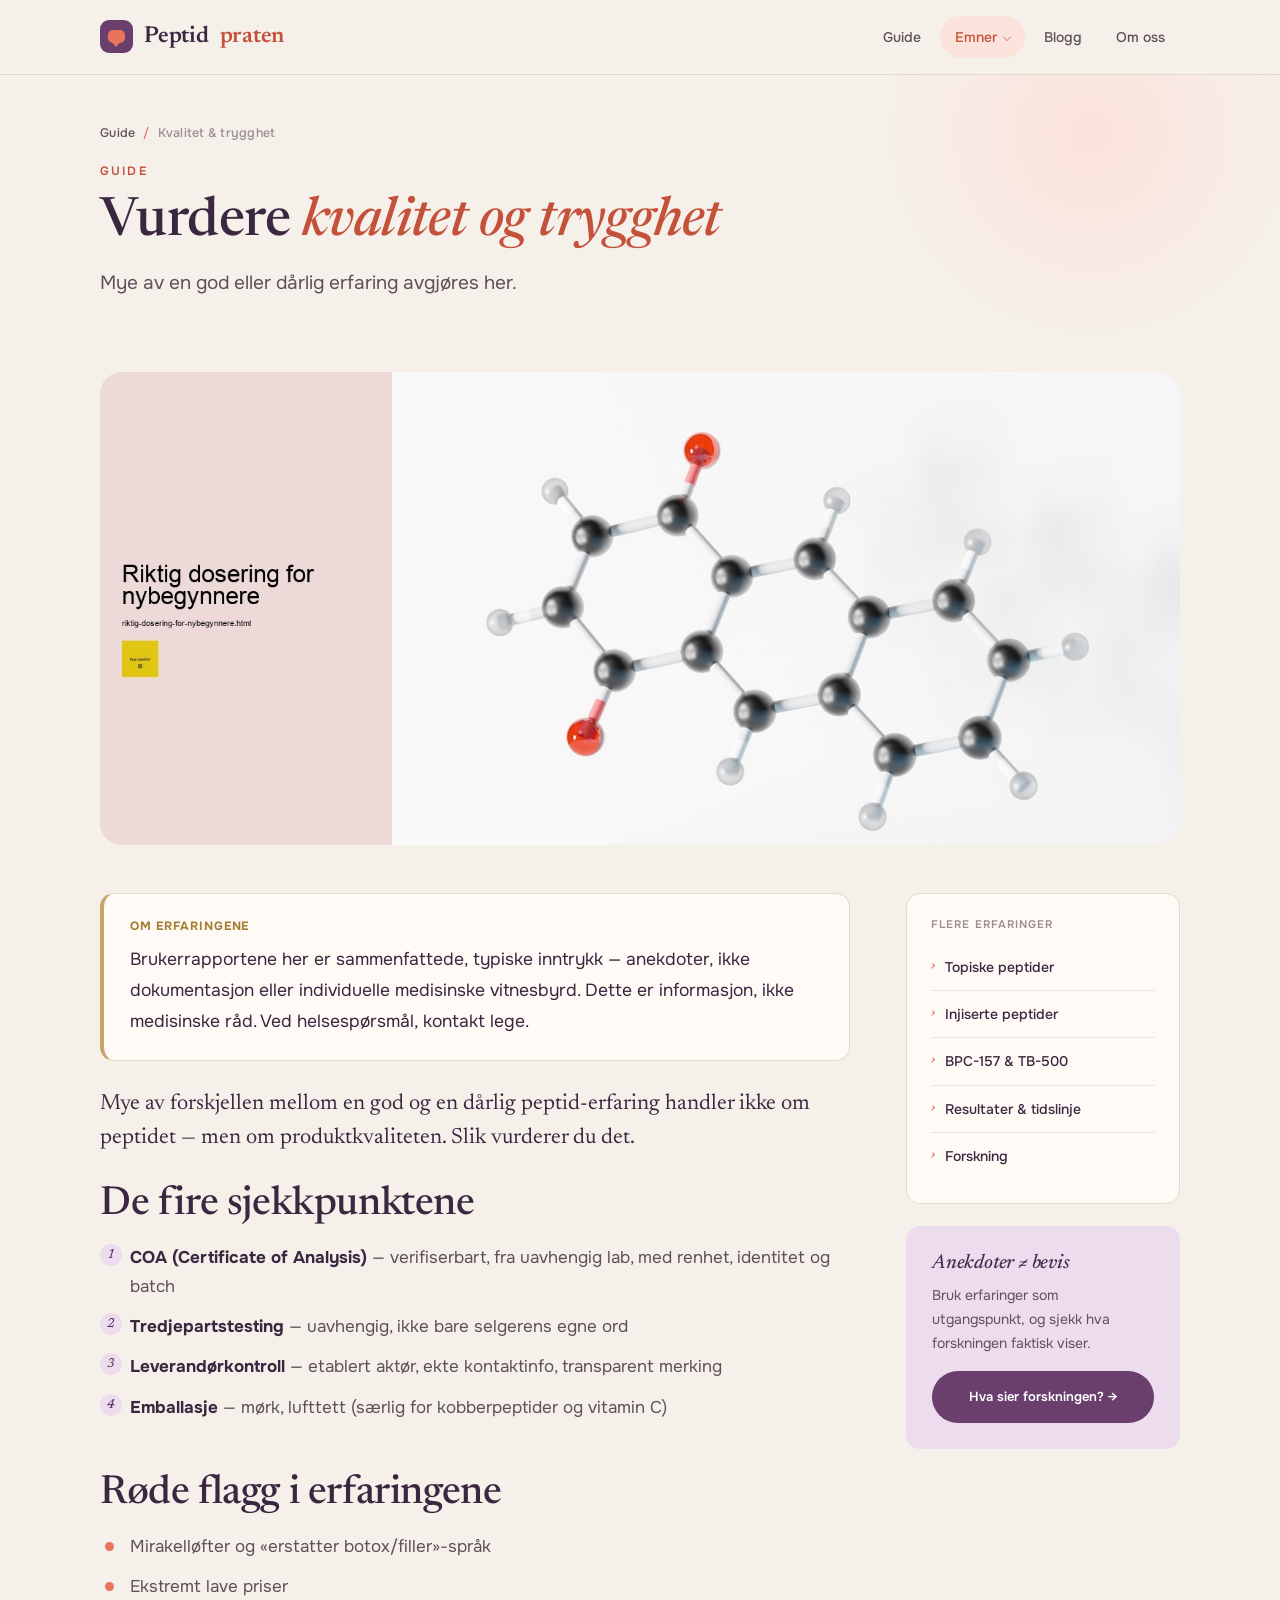
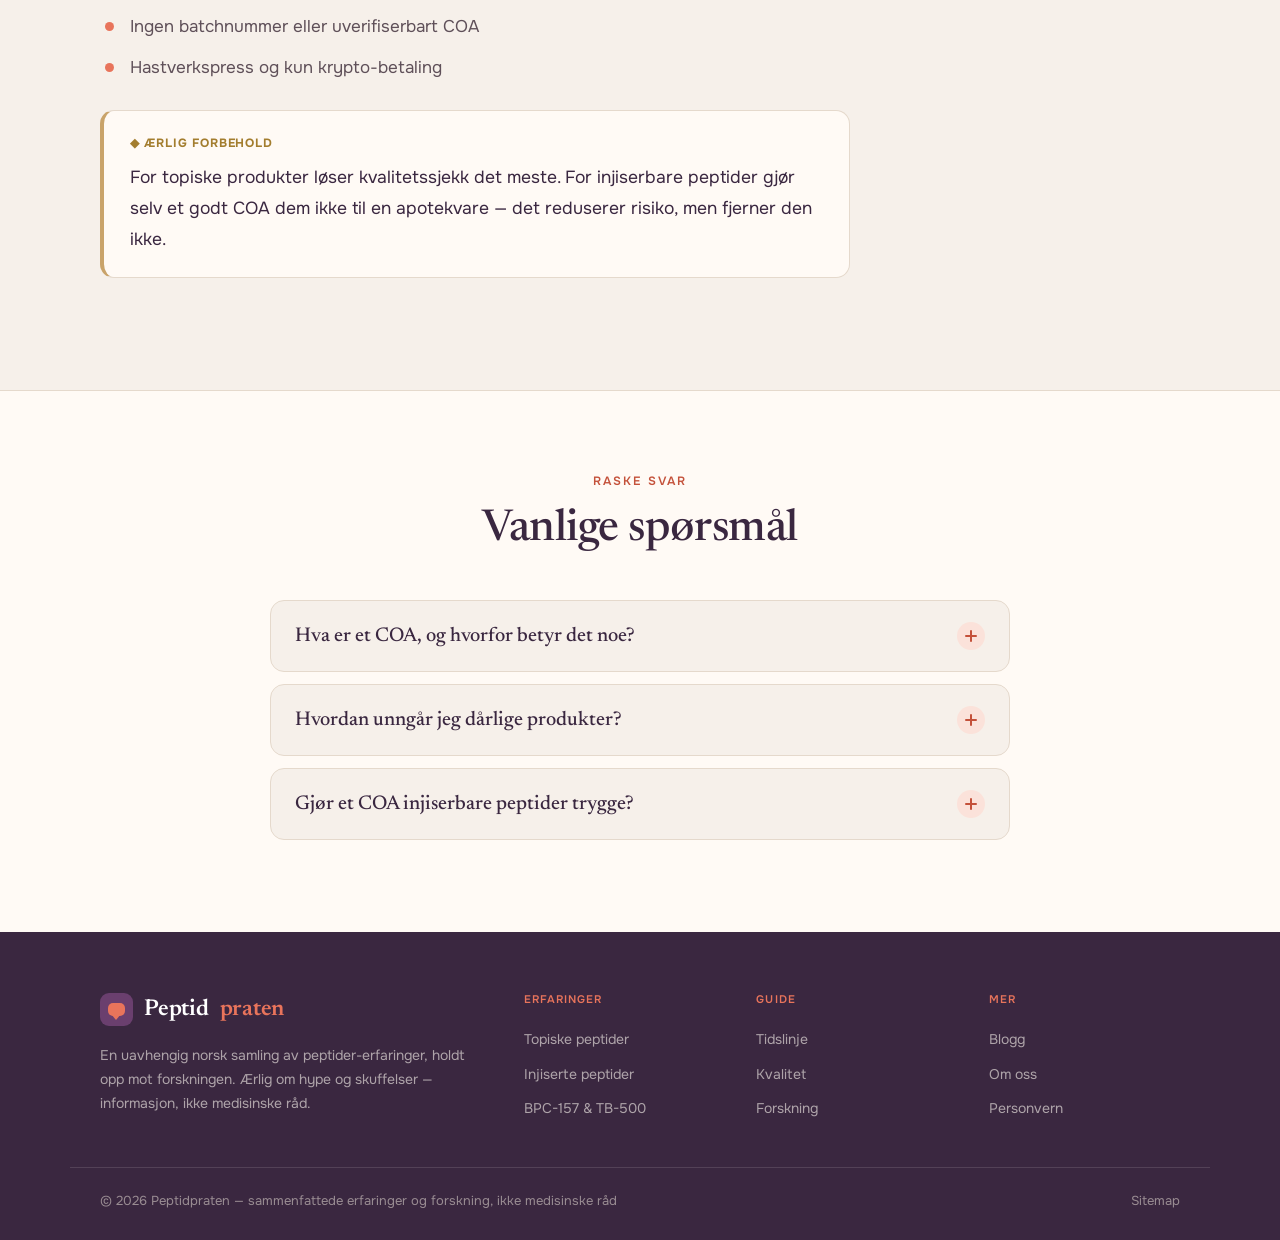
<file: peptider-kvalitet-trygghet.html>
<!DOCTYPE html>
<html lang="no"><head>
<meta charset="utf-8"><meta name="viewport" content="width=device-width, initial-scale=1.0">
<title>Peptider: Vurdere Kvalitet og Trygghet (COA, Testing) (2026)</title><meta name="title" content="Peptider: Vurdere Kvalitet og Trygghet (COA, Testing) (2026)"><meta name="description" content="Slik vurderer du kvalitet og trygghet på peptider: COA, tredjepartstesting, leverandørkontroll og emballasje — pluss de vanligste røde flaggene.">
<meta name="robots" content="index, follow"><meta name="googlebot" content="index, follow, max-snippet:-1, max-image-preview:large, max-video-preview:-1">
<link rel="canonical" href="peptider-kvalitet-trygghet.html">
<link rel="icon" type="image/svg+xml" href="favicon.svg">
<link rel="icon" type="image/png" sizes="32x32" href="favicon-32.png">
<link rel="apple-touch-icon" href="favicon.png">
<link rel="preconnect" href="https://fonts.googleapis.com"><link rel="preconnect" href="https://fonts.gstatic.com" crossorigin>
<link rel="stylesheet" href="https://fonts.googleapis.com/css2?family=Newsreader:ital,opsz,wght@0,6..72,400;0,6..72,500;0,6..72,600;1,6..72,400;1,6..72,500&family=Onest:wght@400;500;600;700&display=swap">
<style>
/* ============================================
   PEPTIDER ERFARINGER — Site #16 (design #17)
   Reviews / community editorial. Aubergine-plum + coral + sand.
   Newsreader + Onest.
   ============================================ */
:root{
  --bg:#f6f0ea;
  --bg-2:#ece1d6;
  --surface:#fffaf5;
  --ink:#3a2740;
  --ink-2:#5f5059;
  --ink-3:#998c92;
  --line:#e5d9cc;
  --line-2:#efe6da;
  --plum:#6a3f6e;
  --plum-dark:#4a2b50;
  --plum-soft:#ecdcee;
  --coral:#e8745b;
  --coral-dark:#c4513a;
  --coral-soft:#fbe2da;
  --sand:#c9a36a;
  --sand-soft:#f5e9d4;
  --green:#4f8a5e;
  --green-soft:#e0efe1;
  --gold:#c79a52;
  --red:#c0473f;
  --red-soft:#f8e1de;
  --r-sm:8px;
  --r:14px;
  --r-lg:22px;
  --disp:'Newsreader',Georgia,serif;
  --body:'Onest',-apple-system,sans-serif;
  --maxw:1140px;
}
*{box-sizing:border-box;margin:0;padding:0}
html{scroll-behavior:smooth;-webkit-text-size-adjust:100%}
body{background:var(--bg);color:var(--ink);font-family:var(--body);font-size:17px;line-height:1.72;-webkit-font-smoothing:antialiased}
::selection{background:var(--coral);color:#fff}
a{color:var(--coral-dark);text-decoration:none}
a:hover{color:var(--ink)}
h1,h2,h3,h4{font-family:var(--disp);font-weight:500;line-height:1.16;letter-spacing:-0.01em;color:var(--ink)}
img{max-width:100%;display:block}
.wrap{max-width:var(--maxw);margin:0 auto;padding:0 30px}
.eyebrow{font-family:var(--body);font-weight:600;font-size:12px;text-transform:uppercase;letter-spacing:.18em;color:var(--coral-dark)}

/* topbar */
.topbar{position:sticky;top:0;z-index:1000;background:rgba(246,240,234,.92);backdrop-filter:blur(12px);border-bottom:1px solid var(--line)}
.topbar-inner{max-width:var(--maxw);margin:0 auto;padding:0 30px;height:74px;display:flex;align-items:center;justify-content:space-between}
.brand{display:flex;align-items:center;gap:11px;font-family:var(--disp);font-weight:600;font-size:23px;letter-spacing:-0.01em;color:var(--ink)}
.brand .mk{width:33px;height:33px;border-radius:9px;background:var(--plum);position:relative;flex-shrink:0;display:flex;align-items:center;justify-content:center}
.brand .mk::before{content:'';width:17px;height:13px;background:var(--coral);border-radius:5px}
.brand .mk::after{content:'';position:absolute;bottom:6px;left:11px;border-left:5px solid transparent;border-right:5px solid transparent;border-top:6px solid var(--coral)}
.brand b{font-weight:600;color:var(--coral-dark)}
.nav{display:flex;align-items:center;gap:4px;list-style:none}
.nav>li{position:relative}
.nav>li>a{display:block;padding:9px 15px;font-family:var(--body);font-weight:500;font-size:14px;color:var(--ink-2);border-radius:999px;transition:all .15s}
.nav>li>a:hover{color:var(--ink);background:var(--bg-2)}
.nav a.current{color:var(--coral-dark);background:var(--coral-soft)}
.has-menu>a::after{content:'';display:inline-block;width:5px;height:5px;margin-left:7px;border-right:1.5px solid currentColor;border-bottom:1.5px solid currentColor;transform:translateY(-2px) rotate(45deg);opacity:.5}
.menu{position:absolute;top:calc(100% + 8px);left:0;min-width:272px;background:var(--surface);border:1px solid var(--line);border-radius:var(--r);padding:9px;opacity:0;visibility:hidden;transform:translateY(-6px);transition:all .16s;box-shadow:0 20px 48px -18px rgba(58,39,64,.28)}
.has-menu:hover .menu,.has-menu:focus-within .menu{opacity:1;visibility:visible;transform:translateY(0)}
.menu a{display:flex;gap:11px;padding:11px 13px;font-size:14px;color:var(--ink-2);border-radius:var(--r-sm)}
.menu a:hover{background:var(--coral-soft);color:var(--coral-dark)}
.menu a .n{font-family:var(--disp);font-style:italic;font-size:15px;color:var(--coral);min-width:18px}
.btn{display:inline-flex;align-items:center;gap:9px;font-family:var(--body);font-weight:600;font-size:14.5px;padding:14px 28px;border:1.5px solid transparent;cursor:pointer;transition:all .18s;border-radius:999px}
.btn-solid{background:var(--plum);color:#fff}
.btn-solid:hover{background:var(--plum-dark);color:#fff}
.btn-coral{background:var(--coral);color:#fff}
.btn-coral:hover{background:var(--coral-dark);color:#fff}
.btn-line{background:transparent;color:var(--ink);border-color:var(--sand)}
.btn-line:hover{border-color:var(--coral);color:var(--coral-dark)}
.btn .arr{transition:transform .18s}.btn:hover .arr{transform:translateX(3px)}
.burger{display:none;width:46px;height:46px;border:1px solid var(--line);background:var(--surface);cursor:pointer;flex-direction:column;align-items:center;justify-content:center;gap:4px;border-radius:50%}
.burger span{width:18px;height:2px;background:var(--ink)}
.mnav{display:none}

/* hero */
.hero{position:relative;overflow:hidden;padding:62px 0 68px}
.hero::before{content:'';position:absolute;top:-14%;right:-6%;width:520px;height:520px;border-radius:50%;background:radial-gradient(circle,var(--coral-soft),transparent 64%);pointer-events:none}
.hero::after{content:'';position:absolute;bottom:-22%;left:-10%;width:380px;height:380px;border-radius:50%;background:radial-gradient(circle,var(--plum-soft),transparent 66%);pointer-events:none}
.hero-grid{position:relative;max-width:var(--maxw);margin:0 auto;padding:0 30px;display:grid;grid-template-columns:1.08fr .92fr;gap:54px;align-items:center}
.hero .eyebrow{display:inline-flex;align-items:center;gap:9px;margin-bottom:20px}
.hero .eyebrow::before{content:'';width:26px;height:1.5px;background:var(--coral)}
.hero h1{font-size:clamp(42px,6vw,72px);font-weight:500;line-height:1.02;letter-spacing:-0.02em}
.hero h1 em{font-style:italic;color:var(--coral-dark)}
.hero-lede{font-size:19.5px;line-height:1.6;color:var(--ink-2);max-width:32em;margin:22px 0 30px}
.hero-actions{display:flex;gap:13px;flex-wrap:wrap}
.hero-quotes{display:flex;flex-direction:column;gap:16px}
.qcard{background:var(--surface);border:1px solid var(--line);border-radius:var(--r);padding:20px 22px;box-shadow:0 14px 34px -20px rgba(58,39,64,.3)}
.qcard .stars{color:var(--sand);font-size:14px;letter-spacing:2px;margin-bottom:8px}
.qcard p{font-family:var(--disp);font-style:italic;font-size:17px;color:var(--ink);line-height:1.5;margin-bottom:10px}
.qcard .meta{font-size:12.5px;color:var(--ink-3);display:flex;align-items:center;gap:8px}
.qcard .tag{background:var(--plum-soft);color:var(--plum-dark);font-weight:600;padding:2px 9px;border-radius:999px;font-size:11px}

/* ribbon */
.ribbon{background:var(--ink);color:#fff}
.ribbon-inner{max-width:var(--maxw);margin:0 auto;padding:0 30px;display:grid;grid-template-columns:repeat(4,1fr)}
.ribbon .r{padding:24px 22px;border-right:1px solid rgba(255,255,255,.1);text-align:center}
.ribbon .r:last-child{border-right:0}
.ribbon .r .n{font-family:var(--disp);font-style:italic;font-size:22px;color:var(--coral)}
.ribbon .r .l{font-size:12.5px;color:rgba(255,255,255,.66);margin-top:6px}

/* disclaimer */
.disclaimer{max-width:var(--maxw);margin:30px auto 0;padding:0 30px}
.disclaimer-in{background:var(--sand-soft);border:1px solid #e6d3ac;border-radius:var(--r);padding:15px 22px;display:flex;gap:13px;align-items:flex-start;font-size:14.5px;color:var(--ink-2)}
.disclaimer-in .ic{font-size:17px;flex-shrink:0}
.disclaimer-in strong{color:var(--ink);font-family:var(--disp)}

/* pillar */
.pillar{padding:58px 0 84px}
.pillar-grid{max-width:var(--maxw);margin:0 auto;padding:0 30px;display:grid;grid-template-columns:248px 1fr;gap:56px;align-items:start}
.toc{position:sticky;top:96px;background:var(--surface);border:1px solid var(--line);border-radius:var(--r);padding:24px;max-height:calc(100vh - 130px);overflow-y:auto}
.toc h4{font-family:var(--body);font-weight:600;font-size:11px;text-transform:uppercase;letter-spacing:.16em;color:var(--ink-3);margin-bottom:15px}
.toc ol{list-style:none;counter-reset:t}
.toc li{counter-increment:t}
.toc a{display:flex;gap:11px;padding:7px 0;font-size:13.5px;color:var(--ink-2);line-height:1.4;border:0;border-top:1px solid var(--line-2)}
.toc li:first-child a{border-top:0}
.toc a::before{content:counter(t,decimal-leading-zero);font-family:var(--disp);font-style:italic;font-size:13px;color:var(--coral);flex-shrink:0}
.toc a:hover{color:var(--coral-dark)}

.prose{max-width:none}
.prose .lead{font-size:22px;line-height:1.55;color:var(--ink);margin-bottom:28px;font-family:var(--disp)}
.prose h2{font-size:clamp(28px,3.3vw,40px);font-weight:500;margin:50px 0 16px;letter-spacing:-0.01em;line-height:1.1}
.prose h2:first-of-type{margin-top:0}
.prose h3{font-size:22px;font-weight:500;margin:30px 0 10px;color:var(--ink);font-style:italic}
.prose p{color:var(--ink-2);margin-bottom:18px;font-size:17.5px;line-height:1.78}
.prose a{color:var(--coral-dark);font-weight:600;border-bottom:1px solid var(--coral-soft)}
.prose a:hover{border-bottom-color:var(--coral-dark)}
.prose strong{color:var(--ink);font-weight:700}
.prose ul,.prose ol{margin:0 0 20px;padding-left:0;list-style:none}
.prose li{position:relative;padding-left:30px;margin-bottom:11px;color:var(--ink-2)}
.prose ul li::before{content:'';position:absolute;left:5px;top:10px;width:9px;height:9px;border-radius:50%;background:var(--coral)}
.prose ol{counter-reset:li}.prose ol li{counter-increment:li}
.prose ol li::before{content:counter(li);position:absolute;left:0;top:1px;width:22px;height:22px;border-radius:50%;background:var(--plum-soft);color:var(--plum-dark);font-family:var(--disp);font-style:italic;font-size:13px;display:flex;align-items:center;justify-content:center}
.prose .pull{font-family:var(--disp);font-style:italic;font-size:25px;line-height:1.35;color:var(--plum-dark);border-left:3px solid var(--coral);padding:6px 0 6px 24px;margin:32px 0}

.box{border-radius:var(--r);padding:22px 26px;margin:28px 0}
.box .h{font-family:var(--body);font-weight:700;font-size:12px;text-transform:uppercase;letter-spacing:.08em;margin-bottom:8px;display:flex;align-items:center;gap:8px}
.box.tip{background:var(--plum-soft)}.box.tip .h{color:var(--plum-dark)}.box.tip p{color:var(--ink);margin:0}
.box.note{background:var(--coral-soft)}.box.note .h{color:var(--coral-dark)}.box.note p{color:var(--ink);margin:0}
.box.warn{background:var(--red-soft);border-left:4px solid var(--red)}.box.warn .h{color:var(--red)}.box.warn p{color:var(--ink);margin:0}
.box.good{background:var(--green-soft);border-left:4px solid var(--green)}.box.good .h{color:var(--green)}.box.good p{color:var(--ink);margin:0}
.box.honest{background:var(--surface);border:1px solid var(--line);border-left:4px solid var(--sand)}.box.honest .h{color:#a37d2e}.box.honest p{color:var(--ink);margin:0}

.figure{margin:32px 0}.figure img{border-radius:var(--r);width:100%}
.figure figcaption{margin-top:10px;font-size:13.5px;color:var(--ink-3);text-align:center;font-style:italic}

/* report cards */
.reports{display:grid;grid-template-columns:1fr 1fr;gap:20px;margin:30px 0}
.report{background:var(--surface);border:1px solid var(--line);border-radius:var(--r);padding:22px}
.report .top{display:flex;justify-content:space-between;align-items:center;margin-bottom:10px}
.report .stars{color:var(--sand);font-size:13px;letter-spacing:2px}
.report .tag{font-family:var(--body);font-weight:600;font-size:10.5px;text-transform:uppercase;letter-spacing:.04em;padding:3px 10px;border-radius:999px;background:var(--plum-soft);color:var(--plum-dark)}
.report .tag.care{background:var(--red-soft);color:var(--red)}
.report p{font-family:var(--disp);font-style:italic;font-size:16.5px;color:var(--ink);line-height:1.5;margin:0}

.tablewrap{overflow-x:auto;margin:30px 0;border:1px solid var(--line);border-radius:var(--r)}
.dtable{width:100%;border-collapse:collapse;font-size:14.5px;background:var(--surface)}
.dtable thead th{background:var(--ink);color:#fff;font-family:var(--body);font-weight:600;font-size:12px;text-transform:uppercase;letter-spacing:.04em;text-align:left;padding:14px 16px}
.dtable tbody td{padding:13px 16px;border-bottom:1px solid var(--line-2);color:var(--ink-2);vertical-align:middle}
.dtable tbody tr:last-child td{border-bottom:0}
.dtable .it{font-family:var(--disp);font-style:italic;color:var(--ink);font-size:16px}
.evtag{display:inline-block;font-family:var(--body);font-weight:700;font-size:10.5px;text-transform:uppercase;letter-spacing:.03em;padding:3px 9px;border-radius:999px}
.evtag.low{background:var(--red-soft);color:var(--red)}
.evtag.med{background:var(--sand-soft);color:#a37d2e}
.evtag.high{background:var(--green-soft);color:var(--green)}

/* cards (blog) */
.cards{display:grid;grid-template-columns:repeat(3,1fr);gap:26px}
.card{background:var(--surface);border:1px solid var(--line);border-radius:var(--r);overflow:hidden;display:flex;flex-direction:column;transition:all .2s}
.card:hover{box-shadow:0 24px 50px -24px rgba(58,39,64,.3);transform:translateY(-3px)}
.card .ph{aspect-ratio:16/11;overflow:hidden}.card .ph img{width:100%;height:100%;object-fit:cover;transition:transform .5s}.card:hover .ph img{transform:scale(1.05)}
.card .bd{padding:24px;display:flex;flex-direction:column;flex:1}
.card .kick{font-family:var(--body);font-weight:600;font-size:11px;text-transform:uppercase;letter-spacing:.1em;color:var(--coral-dark);margin-bottom:10px}
.card h3{font-size:22px;margin-bottom:8px;line-height:1.2;font-weight:500}.card h3 a{color:var(--ink);border:0}.card h3 a:hover{color:var(--coral-dark)}
.card p{font-size:14px;color:var(--ink-2);margin-bottom:15px;flex:1}
.card .go{font-family:var(--body);font-weight:600;font-size:13px;color:var(--coral-dark)}
.sec-head{max-width:620px;margin:0 auto 44px;text-align:center}
.sec-head .eyebrow{display:block;margin-bottom:13px}
.sec-head h2{font-size:clamp(30px,4vw,44px);font-weight:500}
.sec-head p{margin-top:12px;color:var(--ink-2);font-size:17px}

/* faq */
.faq{background:var(--surface);border-top:1px solid var(--line);padding:80px 0}
.faq-wrap{max-width:800px;margin:0 auto;padding:0 30px}
.faq-list{margin-top:38px}
.faq-item{border:1px solid var(--line);border-radius:var(--r);margin-bottom:12px;overflow:hidden;background:var(--bg);transition:box-shadow .2s}
.faq-item.open{box-shadow:0 16px 36px -20px rgba(58,39,64,.26)}
.faq-q{width:100%;background:none;border:0;text-align:left;cursor:pointer;padding:21px 24px;display:flex;align-items:center;gap:16px;font-family:var(--disp);font-weight:500;font-size:20px;color:var(--ink)}
.faq-q .q{flex:1}
.faq-q .pm{width:28px;height:28px;border-radius:50%;background:var(--coral-soft);color:var(--coral-dark);flex-shrink:0;position:relative}
.faq-q .pm::before,.faq-q .pm::after{content:'';position:absolute;background:currentColor;border-radius:2px}
.faq-q .pm::before{left:8px;right:8px;top:13px;height:2px}
.faq-q .pm::after{top:8px;bottom:8px;left:13px;width:2px;transition:transform .25s}
.faq-item.open .pm{background:var(--coral);color:#fff}
.faq-item.open .pm::after{transform:scaleY(0)}
.faq-a{max-height:0;overflow:hidden;transition:max-height .3s ease}
.faq-item.open .faq-a{max-height:520px}
.faq-a-in{padding:0 24px 22px 24px;color:var(--ink-2);font-size:16px;line-height:1.72}

/* cta */
.cta{padding:46px 0 90px}
.cta-inner{max-width:var(--maxw);margin:0 auto;padding:58px 46px;background:var(--plum);border-radius:var(--r-lg);text-align:center;color:#fff;position:relative;overflow:hidden}
.cta-inner::before{content:'';position:absolute;bottom:-40%;right:-5%;width:380px;height:380px;border-radius:50%;background:radial-gradient(circle,rgba(232,116,91,.34),transparent 62%)}
.cta-inner h2{position:relative;color:#fff;font-size:clamp(28px,3.4vw,42px);margin-bottom:12px;font-weight:500}
.cta-inner p{position:relative;color:rgba(255,255,255,.85);font-size:18px;max-width:34em;margin:0 auto 26px}
.cta-inner .btn{position:relative;background:var(--coral);color:#fff}
.cta-inner .btn:hover{background:#fff;color:var(--plum-dark)}

/* footer */
footer{background:var(--ink);color:rgba(246,240,234,.62);padding:58px 0 28px}
.foot-grid{max-width:var(--maxw);margin:0 auto;padding:0 30px;display:grid;grid-template-columns:2fr 1fr 1fr 1fr;gap:42px}
.foot-brand .brand{color:#fff;margin-bottom:14px}.foot-brand .brand b{color:var(--coral)}
.foot-brand p{font-size:14px;max-width:30em}
.foot-col h5{font-family:var(--body);font-weight:600;font-size:11px;text-transform:uppercase;letter-spacing:.1em;color:var(--coral);margin-bottom:14px}
.foot-col a{display:block;color:rgba(246,240,234,.62);font-size:14px;padding:5px 0}
.foot-col a:hover{color:#fff}
.foot-bottom{max-width:var(--maxw);margin:42px auto 0;padding:22px 30px 0;border-top:1px solid rgba(246,240,234,.13);display:flex;justify-content:space-between;gap:16px;flex-wrap:wrap;font-size:13px;color:var(--ink-3)}
.foot-bottom a{color:var(--ink-3)}.foot-bottom a:hover{color:var(--coral)}

/* interior */
.pagehead{padding:48px 0 42px;position:relative;overflow:hidden}
.pagehead::before{content:'';position:absolute;top:-150px;right:-40px;width:460px;height:420px;border-radius:50%;background:radial-gradient(circle,var(--coral-soft),transparent 66%)}
.pagehead-inner{position:relative;max-width:var(--maxw);margin:0 auto;padding:0 30px}
.crumbs{font-size:12.5px;color:var(--ink-3);margin-bottom:16px;font-weight:500;letter-spacing:.02em}
.crumbs a{color:var(--ink-2)}.crumbs .sep{margin:0 8px;color:var(--coral)}
.pagehead .eyebrow{display:block;margin-bottom:13px}
.pagehead h1{font-size:clamp(34px,4.6vw,54px);max-width:16em;font-weight:500;line-height:1.06}
.pagehead h1 em{font-style:italic;color:var(--coral-dark)}
.pagehead .sub{margin-top:16px;font-size:19px;color:var(--ink-2);max-width:38em}
.doc-hero{max-width:var(--maxw);margin:30px auto 0;padding:0 30px}
.doc-hero img{width:100%;border-radius:var(--r-lg);aspect-ratio:16/7;object-fit:cover}
.doc{padding:48px 0 84px}
.doc-grid{max-width:var(--maxw);margin:0 auto;padding:0 30px;display:grid;grid-template-columns:1fr 274px;gap:56px;align-items:start}
.side{position:sticky;top:96px;display:flex;flex-direction:column;gap:22px}
.side-card{background:var(--surface);border:1px solid var(--line);border-radius:var(--r);padding:24px}
.side-card h4{font-family:var(--body);font-weight:600;font-size:11px;text-transform:uppercase;letter-spacing:.1em;color:var(--ink-3);margin-bottom:14px}
.side-list{list-style:none}
.side-list a{display:flex;gap:10px;padding:11px 0;font-size:14px;color:var(--ink);border:0;border-top:1px solid var(--line-2);font-weight:500}
.side-list li:first-child a{border-top:0}.side-list a:hover{color:var(--coral-dark)}
.side-list a .n{font-family:var(--disp);font-style:italic;font-size:13px;color:var(--coral);flex-shrink:0}
.side-cta{background:var(--plum-soft);border-radius:var(--r);padding:26px}
.side-cta h4{font-family:var(--disp);font-style:italic;font-size:20px;color:var(--plum-dark);margin-bottom:8px}
.side-cta p{font-size:14px;color:var(--ink-2);margin-bottom:16px}
.side-cta .btn{width:100%;justify-content:center;font-size:13px;background:var(--plum);color:#fff}

@media(max-width:980px){
  .hero-grid,.pillar-grid,.doc-grid{grid-template-columns:1fr;gap:40px}
  .toc,.side{position:static}.toc{max-height:none}
  .cards{grid-template-columns:1fr 1fr}
  .ribbon-inner{grid-template-columns:1fr 1fr}
  .reports{grid-template-columns:1fr}
}
@media(max-width:760px){
  .nav{display:none}.burger{display:flex}
  .cards{grid-template-columns:1fr}
  .ribbon-inner{grid-template-columns:1fr 1fr}
  .foot-grid{grid-template-columns:1fr 1fr}
  .cta-inner{padding:42px 24px}
  .mnav{position:fixed;inset:0;background:var(--bg);z-index:2000;padding:80px 26px 32px;overflow-y:auto;display:none}
  .mnav.open{display:block}
  .mnav a{display:block;font-family:var(--disp);font-size:24px;padding:14px 0;border-bottom:1px solid var(--line);color:var(--ink)}
  .mnav-x{position:absolute;top:18px;right:24px;width:46px;height:46px;border:1px solid var(--ink);background:transparent;font-size:22px;cursor:pointer;border-radius:50%;color:var(--ink)}
}

</style>
</head><body>
<header class="topbar"><div class="topbar-inner">
<a href="index.html" class="brand"><span class="mk"></span>Peptid<b>praten</b></a>
<nav><ul class="nav">
<li><a href="index.html">Guide</a></li>
<li class="has-menu"><a href="topiske-peptider-erfaringer.html" class="current">Emner</a><div class="menu"><a href="topiske-peptider-erfaringer.html"><span class="n">›</span> Topiske peptider</a>
<a href="injiserte-peptider-erfaringer.html"><span class="n">›</span> Injiserte peptider</a>
<a href="bpc-157-tb-500-erfaringer.html"><span class="n">›</span> BPC-157 &amp; TB-500</a>
<a href="peptider-resultater-tidslinje.html"><span class="n">›</span> Resultater &amp; tidslinje</a>
<a href="peptider-kvalitet-trygghet.html"><span class="n">›</span> Kvalitet &amp; trygghet</a>
<a href="forskning-oppsummering.html"><span class="n">›</span> Forskning</a>
</div></li>
<li><a href="blogg.html">Blogg</a></li>
<li><a href="om-oss.html">Om oss</a></li>
</ul></nav>
<button class="burger" onclick="toggleNav()" aria-label="Meny"><span></span><span></span><span></span></button>
</div></header>
<div class="mnav" id="mnav"><button class="mnav-x" onclick="toggleNav()">✕</button>
<a href="index.html">Guide</a><a href="topiske-peptider-erfaringer.html">Topiske peptider</a><a href="injiserte-peptider-erfaringer.html">Injiserte peptider</a><a href="bpc-157-tb-500-erfaringer.html">BPC-157 &amp; TB-500</a><a href="peptider-resultater-tidslinje.html">Resultater &amp; tidslinje</a><a href="peptider-kvalitet-trygghet.html">Kvalitet &amp; trygghet</a><a href="forskning-oppsummering.html">Forskning</a><a href="blogg.html">Blogg</a><a href="om-oss.html">Om oss</a></div>
<div class="pagehead"><div class="pagehead-inner"><div class="crumbs"><a href="index.html">Guide</a><span class="sep">/</span><span>Kvalitet &amp; trygghet</span></div>
<span class="eyebrow">Guide</span><h1>Vurdere <em>kvalitet og trygghet</em></h1><p class="sub">Mye av en god eller dårlig erfaring avgjøres her.</p></div></div>
<div class="doc-hero"><img src="img/riktig-dosering-for-.jpg" alt="Vurdere <em>kvalitet og trygghet</em>" loading="lazy"></div>
<div class="doc"><div class="doc-grid">
<article class="prose">
<div class="box honest" style="margin:0 0 26px"><div class="h">Om erfaringene</div><p>Brukerrapportene her er sammenfattede, typiske inntrykk — anekdoter, ikke dokumentasjon eller individuelle medisinske vitnesbyrd. Dette er informasjon, ikke medisinske råd. Ved helsespørsmål, kontakt lege.</p></div>
<p class="lead">Mye av forskjellen mellom en god og en dårlig peptid-erfaring handler ikke om peptidet — men om produktkvaliteten. Slik vurderer du det.</p>
<h2>De fire sjekkpunktene</h2>
<ol>
<li><strong>COA (Certificate of Analysis)</strong> — verifiserbart, fra uavhengig lab, med renhet, identitet og batch</li>
<li><strong>Tredjepartstesting</strong> — uavhengig, ikke bare selgerens egne ord</li>
<li><strong>Leverandørkontroll</strong> — etablert aktør, ekte kontaktinfo, transparent merking</li>
<li><strong>Emballasje</strong> — mørk, lufttett (særlig for kobberpeptider og vitamin C)</li>
</ol>
<h2>Røde flagg i erfaringene</h2>
<ul>
<li>Mirakelløfter og «erstatter botox/filler»-språk</li>
<li>Ekstremt lave priser</li>
<li>Ingen batchnummer eller uverifiserbart COA</li>
<li>Hastverkspress og kun krypto-betaling</li>
</ul>
<div class="box honest"><div class="h">◆ Ærlig forbehold</div><p>For topiske produkter løser kvalitetssjekk det meste. For injiserbare peptider gjør selv et godt COA dem ikke til en apotekvare — det reduserer risiko, men fjerner den ikke.</p></div>
</article>
<aside class="side"><div class="side-card"><h4>Flere erfaringer</h4><ul class="side-list"><li><a href="topiske-peptider-erfaringer.html"><span class="n">›</span> Topiske peptider</a></li>
<li><a href="injiserte-peptider-erfaringer.html"><span class="n">›</span> Injiserte peptider</a></li>
<li><a href="bpc-157-tb-500-erfaringer.html"><span class="n">›</span> BPC-157 & TB-500</a></li>
<li><a href="peptider-resultater-tidslinje.html"><span class="n">›</span> Resultater & tidslinje</a></li>
<li><a href="forskning-oppsummering.html"><span class="n">›</span> Forskning</a></li>
</ul></div>
<div class="side-cta"><h4>Anekdoter ≠ bevis</h4><p>Bruk erfaringer som utgangspunkt, og sjekk hva forskningen faktisk viser.</p><a href="forskning-oppsummering.html" class="btn">Hva sier forskningen? →</a></div></aside>
</div></div>
<section class="faq"><div class="faq-wrap"><div class="sec-head"><span class="eyebrow">Raske svar</span><h2>Vanlige spørsmål</h2></div>
<div class="faq-list"><div class="faq-item"><button class="faq-q"><span class="q">Hva er et COA, og hvorfor betyr det noe?</span><span class="pm"></span></button><div class="faq-a"><div class="faq-a-in">Et Certificate of Analysis dokumenterer et produkts renhet, identitet og batch. Et verifiserbart COA fra et uavhengig lab er et minimumstegn på seriøsitet.</div></div></div>
<div class="faq-item"><button class="faq-q"><span class="q">Hvordan unngår jeg dårlige produkter?</span><span class="pm"></span></button><div class="faq-a"><div class="faq-a-in">Se etter uavhengig testing, COA, transparent leverandør og fornuftig emballasje. Røde flagg er mirakelløfter, ekstremt lave priser og kun krypto-betaling.</div></div></div>
<div class="faq-item"><button class="faq-q"><span class="q">Gjør et COA injiserbare peptider trygge?</span><span class="pm"></span></button><div class="faq-a"><div class="faq-a-in">Nei. Det reduserer risiko, men gjør ikke et uregulert produkt til en godkjent apotekvare. Injiserbart bør uansett vurderes av lege.</div></div></div>
</div></div></section>
<footer><div class="foot-grid">
<div class="foot-brand"><a href="index.html" class="brand"><span class="mk"></span>Peptid<b>praten</b></a><p>En uavhengig norsk samling av peptider-erfaringer, holdt opp mot forskningen. Ærlig om hype og skuffelser — informasjon, ikke medisinske råd.</p></div>
<div class="foot-col"><h5>Erfaringer</h5><a href="topiske-peptider-erfaringer.html">Topiske peptider</a><a href="injiserte-peptider-erfaringer.html">Injiserte peptider</a><a href="bpc-157-tb-500-erfaringer.html">BPC-157 &amp; TB-500</a></div>
<div class="foot-col"><h5>Guide</h5><a href="peptider-resultater-tidslinje.html">Tidslinje</a><a href="peptider-kvalitet-trygghet.html">Kvalitet</a><a href="forskning-oppsummering.html">Forskning</a></div>
<div class="foot-col"><h5>Mer</h5><a href="blogg.html">Blogg</a><a href="om-oss.html">Om oss</a><a href="personvern.html">Personvern</a></div>
</div><div class="foot-bottom"><span>© 2026 Peptidpraten — sammenfattede erfaringer og forskning, ikke medisinske råd</span><a href="sitemap.html">Sitemap</a></div></footer>
<script>
function toggleNav(){var n=document.getElementById('mnav');n.classList.toggle('open');document.body.style.overflow=n.classList.contains('open')?'hidden':'';}
document.querySelectorAll('.faq-q').forEach(function(b){b.addEventListener('click',function(){var it=this.closest('.faq-item');var o=it.classList.contains('open');document.querySelectorAll('.faq-item').forEach(function(i){i.classList.remove('open');});if(!o)it.classList.add('open');});});
</script>
</body></html>
</file>
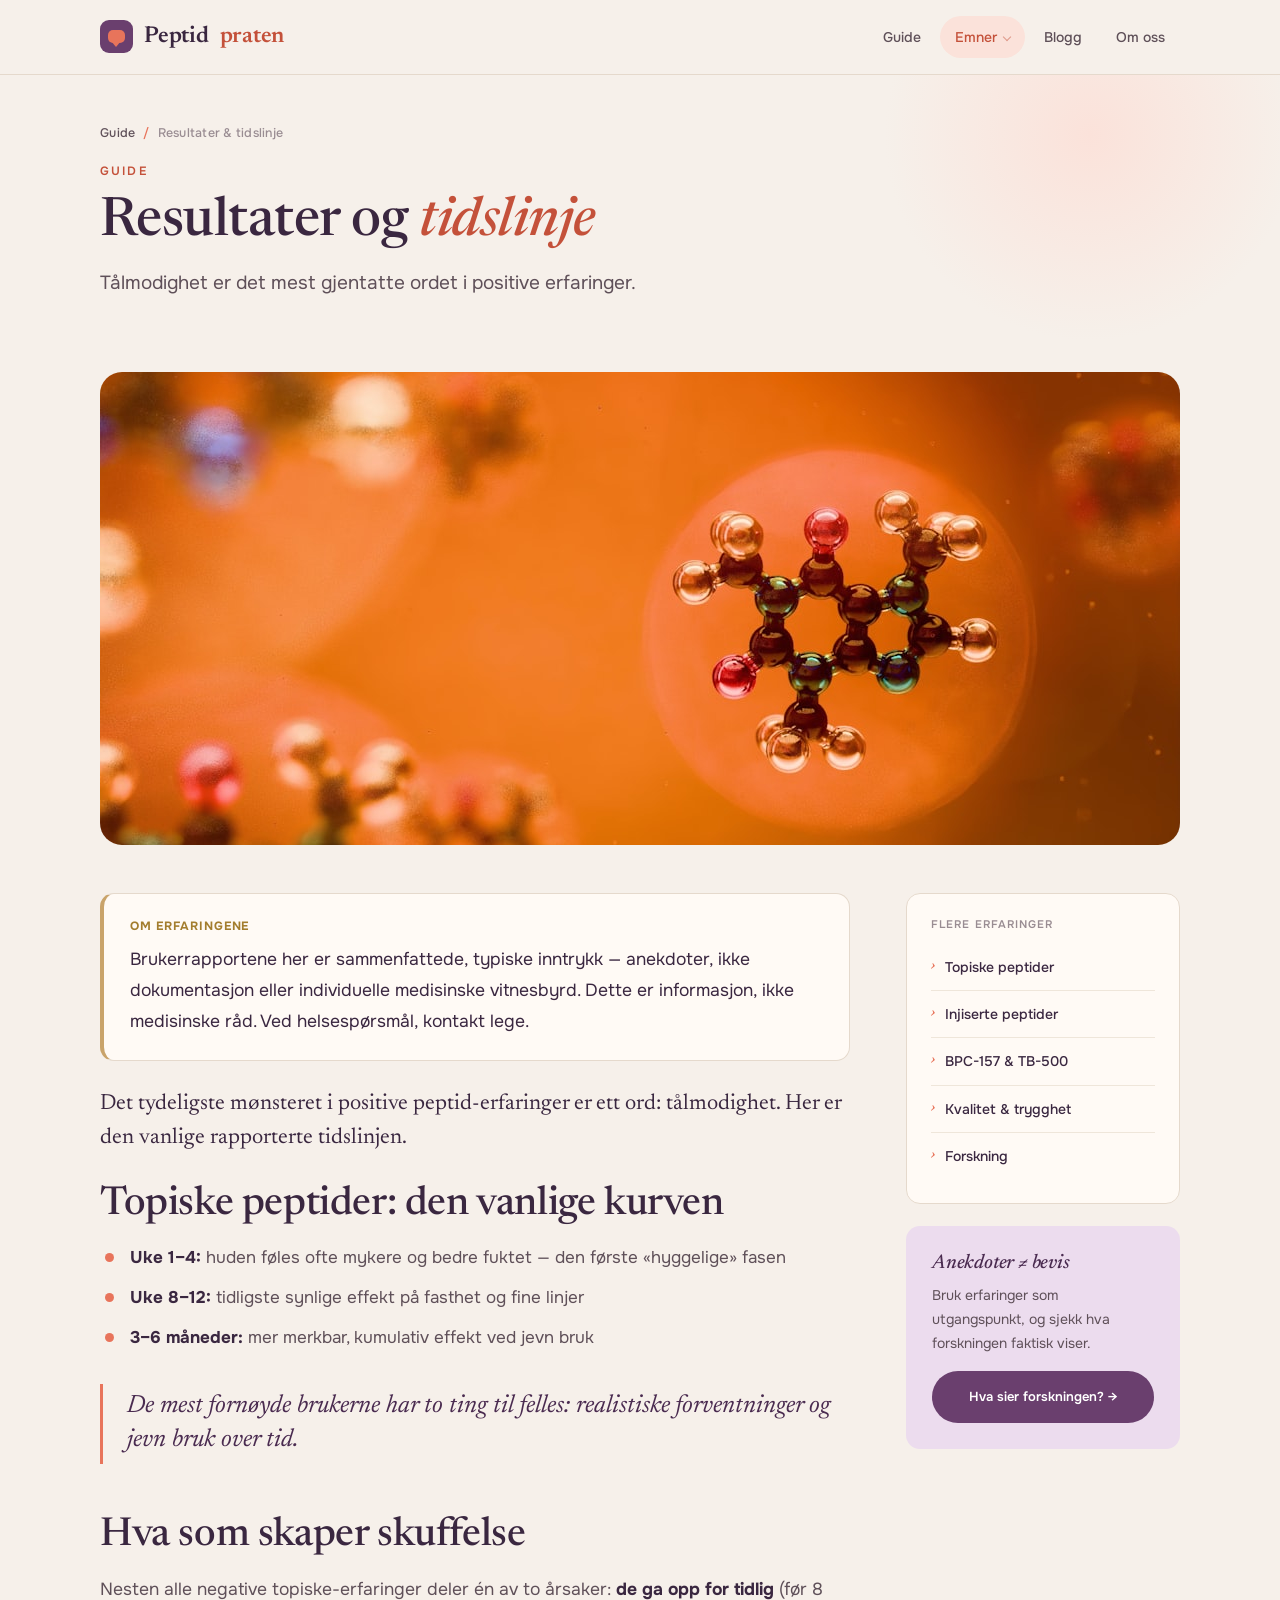
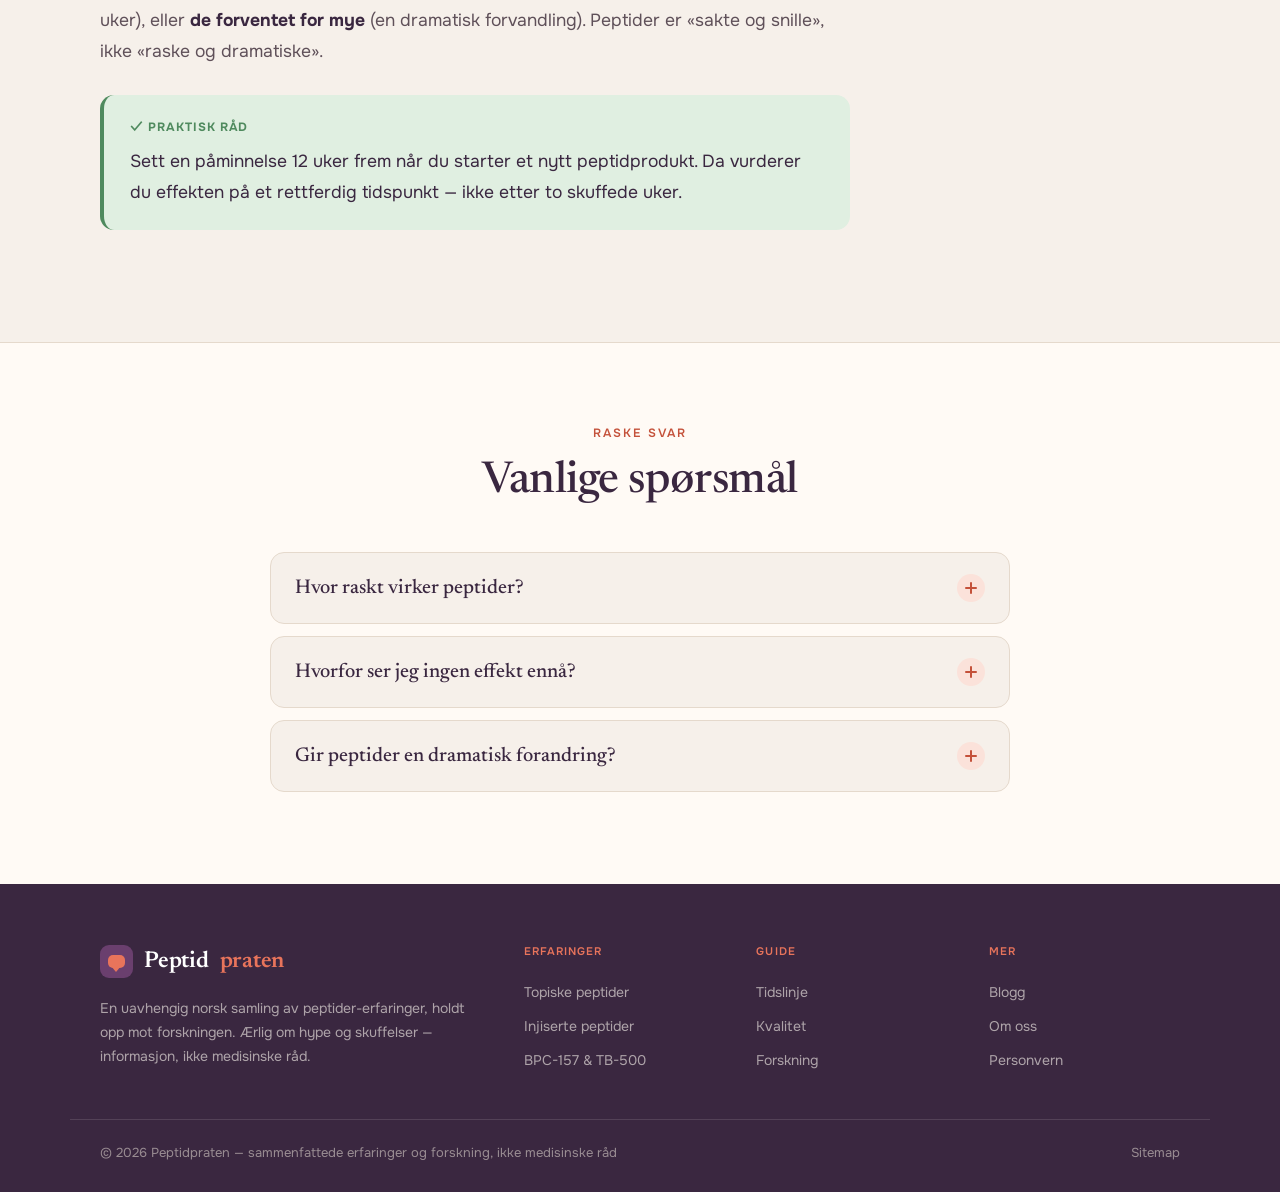
<file: peptider-resultater-tidslinje.html>
<!DOCTYPE html>
<html lang="no"><head>
<meta charset="utf-8"><meta name="viewport" content="width=device-width, initial-scale=1.0">
<title>Peptider Resultater og Tidslinje: Hva Du Kan Vente (2026)</title><meta name="title" content="Peptider Resultater og Tidslinje: Hva Du Kan Vente (2026)"><meta name="description" content="Forventet tidslinje for peptider basert på erfaringer: uke for uke for topiske peptider, og hvorfor tålmodighet skiller fornøyde brukere fra skuffede.">
<meta name="robots" content="index, follow"><meta name="googlebot" content="index, follow, max-snippet:-1, max-image-preview:large, max-video-preview:-1">
<link rel="canonical" href="peptider-resultater-tidslinje.html">
<link rel="icon" type="image/svg+xml" href="favicon.svg">
<link rel="icon" type="image/png" sizes="32x32" href="favicon-32.png">
<link rel="apple-touch-icon" href="favicon.png">
<link rel="preconnect" href="https://fonts.googleapis.com"><link rel="preconnect" href="https://fonts.gstatic.com" crossorigin>
<link rel="stylesheet" href="https://fonts.googleapis.com/css2?family=Newsreader:ital,opsz,wght@0,6..72,400;0,6..72,500;0,6..72,600;1,6..72,400;1,6..72,500&family=Onest:wght@400;500;600;700&display=swap">
<style>
/* ============================================
   PEPTIDER ERFARINGER — Site #16 (design #17)
   Reviews / community editorial. Aubergine-plum + coral + sand.
   Newsreader + Onest.
   ============================================ */
:root{
  --bg:#f6f0ea;
  --bg-2:#ece1d6;
  --surface:#fffaf5;
  --ink:#3a2740;
  --ink-2:#5f5059;
  --ink-3:#998c92;
  --line:#e5d9cc;
  --line-2:#efe6da;
  --plum:#6a3f6e;
  --plum-dark:#4a2b50;
  --plum-soft:#ecdcee;
  --coral:#e8745b;
  --coral-dark:#c4513a;
  --coral-soft:#fbe2da;
  --sand:#c9a36a;
  --sand-soft:#f5e9d4;
  --green:#4f8a5e;
  --green-soft:#e0efe1;
  --gold:#c79a52;
  --red:#c0473f;
  --red-soft:#f8e1de;
  --r-sm:8px;
  --r:14px;
  --r-lg:22px;
  --disp:'Newsreader',Georgia,serif;
  --body:'Onest',-apple-system,sans-serif;
  --maxw:1140px;
}
*{box-sizing:border-box;margin:0;padding:0}
html{scroll-behavior:smooth;-webkit-text-size-adjust:100%}
body{background:var(--bg);color:var(--ink);font-family:var(--body);font-size:17px;line-height:1.72;-webkit-font-smoothing:antialiased}
::selection{background:var(--coral);color:#fff}
a{color:var(--coral-dark);text-decoration:none}
a:hover{color:var(--ink)}
h1,h2,h3,h4{font-family:var(--disp);font-weight:500;line-height:1.16;letter-spacing:-0.01em;color:var(--ink)}
img{max-width:100%;display:block}
.wrap{max-width:var(--maxw);margin:0 auto;padding:0 30px}
.eyebrow{font-family:var(--body);font-weight:600;font-size:12px;text-transform:uppercase;letter-spacing:.18em;color:var(--coral-dark)}

/* topbar */
.topbar{position:sticky;top:0;z-index:1000;background:rgba(246,240,234,.92);backdrop-filter:blur(12px);border-bottom:1px solid var(--line)}
.topbar-inner{max-width:var(--maxw);margin:0 auto;padding:0 30px;height:74px;display:flex;align-items:center;justify-content:space-between}
.brand{display:flex;align-items:center;gap:11px;font-family:var(--disp);font-weight:600;font-size:23px;letter-spacing:-0.01em;color:var(--ink)}
.brand .mk{width:33px;height:33px;border-radius:9px;background:var(--plum);position:relative;flex-shrink:0;display:flex;align-items:center;justify-content:center}
.brand .mk::before{content:'';width:17px;height:13px;background:var(--coral);border-radius:5px}
.brand .mk::after{content:'';position:absolute;bottom:6px;left:11px;border-left:5px solid transparent;border-right:5px solid transparent;border-top:6px solid var(--coral)}
.brand b{font-weight:600;color:var(--coral-dark)}
.nav{display:flex;align-items:center;gap:4px;list-style:none}
.nav>li{position:relative}
.nav>li>a{display:block;padding:9px 15px;font-family:var(--body);font-weight:500;font-size:14px;color:var(--ink-2);border-radius:999px;transition:all .15s}
.nav>li>a:hover{color:var(--ink);background:var(--bg-2)}
.nav a.current{color:var(--coral-dark);background:var(--coral-soft)}
.has-menu>a::after{content:'';display:inline-block;width:5px;height:5px;margin-left:7px;border-right:1.5px solid currentColor;border-bottom:1.5px solid currentColor;transform:translateY(-2px) rotate(45deg);opacity:.5}
.menu{position:absolute;top:calc(100% + 8px);left:0;min-width:272px;background:var(--surface);border:1px solid var(--line);border-radius:var(--r);padding:9px;opacity:0;visibility:hidden;transform:translateY(-6px);transition:all .16s;box-shadow:0 20px 48px -18px rgba(58,39,64,.28)}
.has-menu:hover .menu,.has-menu:focus-within .menu{opacity:1;visibility:visible;transform:translateY(0)}
.menu a{display:flex;gap:11px;padding:11px 13px;font-size:14px;color:var(--ink-2);border-radius:var(--r-sm)}
.menu a:hover{background:var(--coral-soft);color:var(--coral-dark)}
.menu a .n{font-family:var(--disp);font-style:italic;font-size:15px;color:var(--coral);min-width:18px}
.btn{display:inline-flex;align-items:center;gap:9px;font-family:var(--body);font-weight:600;font-size:14.5px;padding:14px 28px;border:1.5px solid transparent;cursor:pointer;transition:all .18s;border-radius:999px}
.btn-solid{background:var(--plum);color:#fff}
.btn-solid:hover{background:var(--plum-dark);color:#fff}
.btn-coral{background:var(--coral);color:#fff}
.btn-coral:hover{background:var(--coral-dark);color:#fff}
.btn-line{background:transparent;color:var(--ink);border-color:var(--sand)}
.btn-line:hover{border-color:var(--coral);color:var(--coral-dark)}
.btn .arr{transition:transform .18s}.btn:hover .arr{transform:translateX(3px)}
.burger{display:none;width:46px;height:46px;border:1px solid var(--line);background:var(--surface);cursor:pointer;flex-direction:column;align-items:center;justify-content:center;gap:4px;border-radius:50%}
.burger span{width:18px;height:2px;background:var(--ink)}
.mnav{display:none}

/* hero */
.hero{position:relative;overflow:hidden;padding:62px 0 68px}
.hero::before{content:'';position:absolute;top:-14%;right:-6%;width:520px;height:520px;border-radius:50%;background:radial-gradient(circle,var(--coral-soft),transparent 64%);pointer-events:none}
.hero::after{content:'';position:absolute;bottom:-22%;left:-10%;width:380px;height:380px;border-radius:50%;background:radial-gradient(circle,var(--plum-soft),transparent 66%);pointer-events:none}
.hero-grid{position:relative;max-width:var(--maxw);margin:0 auto;padding:0 30px;display:grid;grid-template-columns:1.08fr .92fr;gap:54px;align-items:center}
.hero .eyebrow{display:inline-flex;align-items:center;gap:9px;margin-bottom:20px}
.hero .eyebrow::before{content:'';width:26px;height:1.5px;background:var(--coral)}
.hero h1{font-size:clamp(42px,6vw,72px);font-weight:500;line-height:1.02;letter-spacing:-0.02em}
.hero h1 em{font-style:italic;color:var(--coral-dark)}
.hero-lede{font-size:19.5px;line-height:1.6;color:var(--ink-2);max-width:32em;margin:22px 0 30px}
.hero-actions{display:flex;gap:13px;flex-wrap:wrap}
.hero-quotes{display:flex;flex-direction:column;gap:16px}
.qcard{background:var(--surface);border:1px solid var(--line);border-radius:var(--r);padding:20px 22px;box-shadow:0 14px 34px -20px rgba(58,39,64,.3)}
.qcard .stars{color:var(--sand);font-size:14px;letter-spacing:2px;margin-bottom:8px}
.qcard p{font-family:var(--disp);font-style:italic;font-size:17px;color:var(--ink);line-height:1.5;margin-bottom:10px}
.qcard .meta{font-size:12.5px;color:var(--ink-3);display:flex;align-items:center;gap:8px}
.qcard .tag{background:var(--plum-soft);color:var(--plum-dark);font-weight:600;padding:2px 9px;border-radius:999px;font-size:11px}

/* ribbon */
.ribbon{background:var(--ink);color:#fff}
.ribbon-inner{max-width:var(--maxw);margin:0 auto;padding:0 30px;display:grid;grid-template-columns:repeat(4,1fr)}
.ribbon .r{padding:24px 22px;border-right:1px solid rgba(255,255,255,.1);text-align:center}
.ribbon .r:last-child{border-right:0}
.ribbon .r .n{font-family:var(--disp);font-style:italic;font-size:22px;color:var(--coral)}
.ribbon .r .l{font-size:12.5px;color:rgba(255,255,255,.66);margin-top:6px}

/* disclaimer */
.disclaimer{max-width:var(--maxw);margin:30px auto 0;padding:0 30px}
.disclaimer-in{background:var(--sand-soft);border:1px solid #e6d3ac;border-radius:var(--r);padding:15px 22px;display:flex;gap:13px;align-items:flex-start;font-size:14.5px;color:var(--ink-2)}
.disclaimer-in .ic{font-size:17px;flex-shrink:0}
.disclaimer-in strong{color:var(--ink);font-family:var(--disp)}

/* pillar */
.pillar{padding:58px 0 84px}
.pillar-grid{max-width:var(--maxw);margin:0 auto;padding:0 30px;display:grid;grid-template-columns:248px 1fr;gap:56px;align-items:start}
.toc{position:sticky;top:96px;background:var(--surface);border:1px solid var(--line);border-radius:var(--r);padding:24px;max-height:calc(100vh - 130px);overflow-y:auto}
.toc h4{font-family:var(--body);font-weight:600;font-size:11px;text-transform:uppercase;letter-spacing:.16em;color:var(--ink-3);margin-bottom:15px}
.toc ol{list-style:none;counter-reset:t}
.toc li{counter-increment:t}
.toc a{display:flex;gap:11px;padding:7px 0;font-size:13.5px;color:var(--ink-2);line-height:1.4;border:0;border-top:1px solid var(--line-2)}
.toc li:first-child a{border-top:0}
.toc a::before{content:counter(t,decimal-leading-zero);font-family:var(--disp);font-style:italic;font-size:13px;color:var(--coral);flex-shrink:0}
.toc a:hover{color:var(--coral-dark)}

.prose{max-width:none}
.prose .lead{font-size:22px;line-height:1.55;color:var(--ink);margin-bottom:28px;font-family:var(--disp)}
.prose h2{font-size:clamp(28px,3.3vw,40px);font-weight:500;margin:50px 0 16px;letter-spacing:-0.01em;line-height:1.1}
.prose h2:first-of-type{margin-top:0}
.prose h3{font-size:22px;font-weight:500;margin:30px 0 10px;color:var(--ink);font-style:italic}
.prose p{color:var(--ink-2);margin-bottom:18px;font-size:17.5px;line-height:1.78}
.prose a{color:var(--coral-dark);font-weight:600;border-bottom:1px solid var(--coral-soft)}
.prose a:hover{border-bottom-color:var(--coral-dark)}
.prose strong{color:var(--ink);font-weight:700}
.prose ul,.prose ol{margin:0 0 20px;padding-left:0;list-style:none}
.prose li{position:relative;padding-left:30px;margin-bottom:11px;color:var(--ink-2)}
.prose ul li::before{content:'';position:absolute;left:5px;top:10px;width:9px;height:9px;border-radius:50%;background:var(--coral)}
.prose ol{counter-reset:li}.prose ol li{counter-increment:li}
.prose ol li::before{content:counter(li);position:absolute;left:0;top:1px;width:22px;height:22px;border-radius:50%;background:var(--plum-soft);color:var(--plum-dark);font-family:var(--disp);font-style:italic;font-size:13px;display:flex;align-items:center;justify-content:center}
.prose .pull{font-family:var(--disp);font-style:italic;font-size:25px;line-height:1.35;color:var(--plum-dark);border-left:3px solid var(--coral);padding:6px 0 6px 24px;margin:32px 0}

.box{border-radius:var(--r);padding:22px 26px;margin:28px 0}
.box .h{font-family:var(--body);font-weight:700;font-size:12px;text-transform:uppercase;letter-spacing:.08em;margin-bottom:8px;display:flex;align-items:center;gap:8px}
.box.tip{background:var(--plum-soft)}.box.tip .h{color:var(--plum-dark)}.box.tip p{color:var(--ink);margin:0}
.box.note{background:var(--coral-soft)}.box.note .h{color:var(--coral-dark)}.box.note p{color:var(--ink);margin:0}
.box.warn{background:var(--red-soft);border-left:4px solid var(--red)}.box.warn .h{color:var(--red)}.box.warn p{color:var(--ink);margin:0}
.box.good{background:var(--green-soft);border-left:4px solid var(--green)}.box.good .h{color:var(--green)}.box.good p{color:var(--ink);margin:0}
.box.honest{background:var(--surface);border:1px solid var(--line);border-left:4px solid var(--sand)}.box.honest .h{color:#a37d2e}.box.honest p{color:var(--ink);margin:0}

.figure{margin:32px 0}.figure img{border-radius:var(--r);width:100%}
.figure figcaption{margin-top:10px;font-size:13.5px;color:var(--ink-3);text-align:center;font-style:italic}

/* report cards */
.reports{display:grid;grid-template-columns:1fr 1fr;gap:20px;margin:30px 0}
.report{background:var(--surface);border:1px solid var(--line);border-radius:var(--r);padding:22px}
.report .top{display:flex;justify-content:space-between;align-items:center;margin-bottom:10px}
.report .stars{color:var(--sand);font-size:13px;letter-spacing:2px}
.report .tag{font-family:var(--body);font-weight:600;font-size:10.5px;text-transform:uppercase;letter-spacing:.04em;padding:3px 10px;border-radius:999px;background:var(--plum-soft);color:var(--plum-dark)}
.report .tag.care{background:var(--red-soft);color:var(--red)}
.report p{font-family:var(--disp);font-style:italic;font-size:16.5px;color:var(--ink);line-height:1.5;margin:0}

.tablewrap{overflow-x:auto;margin:30px 0;border:1px solid var(--line);border-radius:var(--r)}
.dtable{width:100%;border-collapse:collapse;font-size:14.5px;background:var(--surface)}
.dtable thead th{background:var(--ink);color:#fff;font-family:var(--body);font-weight:600;font-size:12px;text-transform:uppercase;letter-spacing:.04em;text-align:left;padding:14px 16px}
.dtable tbody td{padding:13px 16px;border-bottom:1px solid var(--line-2);color:var(--ink-2);vertical-align:middle}
.dtable tbody tr:last-child td{border-bottom:0}
.dtable .it{font-family:var(--disp);font-style:italic;color:var(--ink);font-size:16px}
.evtag{display:inline-block;font-family:var(--body);font-weight:700;font-size:10.5px;text-transform:uppercase;letter-spacing:.03em;padding:3px 9px;border-radius:999px}
.evtag.low{background:var(--red-soft);color:var(--red)}
.evtag.med{background:var(--sand-soft);color:#a37d2e}
.evtag.high{background:var(--green-soft);color:var(--green)}

/* cards (blog) */
.cards{display:grid;grid-template-columns:repeat(3,1fr);gap:26px}
.card{background:var(--surface);border:1px solid var(--line);border-radius:var(--r);overflow:hidden;display:flex;flex-direction:column;transition:all .2s}
.card:hover{box-shadow:0 24px 50px -24px rgba(58,39,64,.3);transform:translateY(-3px)}
.card .ph{aspect-ratio:16/11;overflow:hidden}.card .ph img{width:100%;height:100%;object-fit:cover;transition:transform .5s}.card:hover .ph img{transform:scale(1.05)}
.card .bd{padding:24px;display:flex;flex-direction:column;flex:1}
.card .kick{font-family:var(--body);font-weight:600;font-size:11px;text-transform:uppercase;letter-spacing:.1em;color:var(--coral-dark);margin-bottom:10px}
.card h3{font-size:22px;margin-bottom:8px;line-height:1.2;font-weight:500}.card h3 a{color:var(--ink);border:0}.card h3 a:hover{color:var(--coral-dark)}
.card p{font-size:14px;color:var(--ink-2);margin-bottom:15px;flex:1}
.card .go{font-family:var(--body);font-weight:600;font-size:13px;color:var(--coral-dark)}
.sec-head{max-width:620px;margin:0 auto 44px;text-align:center}
.sec-head .eyebrow{display:block;margin-bottom:13px}
.sec-head h2{font-size:clamp(30px,4vw,44px);font-weight:500}
.sec-head p{margin-top:12px;color:var(--ink-2);font-size:17px}

/* faq */
.faq{background:var(--surface);border-top:1px solid var(--line);padding:80px 0}
.faq-wrap{max-width:800px;margin:0 auto;padding:0 30px}
.faq-list{margin-top:38px}
.faq-item{border:1px solid var(--line);border-radius:var(--r);margin-bottom:12px;overflow:hidden;background:var(--bg);transition:box-shadow .2s}
.faq-item.open{box-shadow:0 16px 36px -20px rgba(58,39,64,.26)}
.faq-q{width:100%;background:none;border:0;text-align:left;cursor:pointer;padding:21px 24px;display:flex;align-items:center;gap:16px;font-family:var(--disp);font-weight:500;font-size:20px;color:var(--ink)}
.faq-q .q{flex:1}
.faq-q .pm{width:28px;height:28px;border-radius:50%;background:var(--coral-soft);color:var(--coral-dark);flex-shrink:0;position:relative}
.faq-q .pm::before,.faq-q .pm::after{content:'';position:absolute;background:currentColor;border-radius:2px}
.faq-q .pm::before{left:8px;right:8px;top:13px;height:2px}
.faq-q .pm::after{top:8px;bottom:8px;left:13px;width:2px;transition:transform .25s}
.faq-item.open .pm{background:var(--coral);color:#fff}
.faq-item.open .pm::after{transform:scaleY(0)}
.faq-a{max-height:0;overflow:hidden;transition:max-height .3s ease}
.faq-item.open .faq-a{max-height:520px}
.faq-a-in{padding:0 24px 22px 24px;color:var(--ink-2);font-size:16px;line-height:1.72}

/* cta */
.cta{padding:46px 0 90px}
.cta-inner{max-width:var(--maxw);margin:0 auto;padding:58px 46px;background:var(--plum);border-radius:var(--r-lg);text-align:center;color:#fff;position:relative;overflow:hidden}
.cta-inner::before{content:'';position:absolute;bottom:-40%;right:-5%;width:380px;height:380px;border-radius:50%;background:radial-gradient(circle,rgba(232,116,91,.34),transparent 62%)}
.cta-inner h2{position:relative;color:#fff;font-size:clamp(28px,3.4vw,42px);margin-bottom:12px;font-weight:500}
.cta-inner p{position:relative;color:rgba(255,255,255,.85);font-size:18px;max-width:34em;margin:0 auto 26px}
.cta-inner .btn{position:relative;background:var(--coral);color:#fff}
.cta-inner .btn:hover{background:#fff;color:var(--plum-dark)}

/* footer */
footer{background:var(--ink);color:rgba(246,240,234,.62);padding:58px 0 28px}
.foot-grid{max-width:var(--maxw);margin:0 auto;padding:0 30px;display:grid;grid-template-columns:2fr 1fr 1fr 1fr;gap:42px}
.foot-brand .brand{color:#fff;margin-bottom:14px}.foot-brand .brand b{color:var(--coral)}
.foot-brand p{font-size:14px;max-width:30em}
.foot-col h5{font-family:var(--body);font-weight:600;font-size:11px;text-transform:uppercase;letter-spacing:.1em;color:var(--coral);margin-bottom:14px}
.foot-col a{display:block;color:rgba(246,240,234,.62);font-size:14px;padding:5px 0}
.foot-col a:hover{color:#fff}
.foot-bottom{max-width:var(--maxw);margin:42px auto 0;padding:22px 30px 0;border-top:1px solid rgba(246,240,234,.13);display:flex;justify-content:space-between;gap:16px;flex-wrap:wrap;font-size:13px;color:var(--ink-3)}
.foot-bottom a{color:var(--ink-3)}.foot-bottom a:hover{color:var(--coral)}

/* interior */
.pagehead{padding:48px 0 42px;position:relative;overflow:hidden}
.pagehead::before{content:'';position:absolute;top:-150px;right:-40px;width:460px;height:420px;border-radius:50%;background:radial-gradient(circle,var(--coral-soft),transparent 66%)}
.pagehead-inner{position:relative;max-width:var(--maxw);margin:0 auto;padding:0 30px}
.crumbs{font-size:12.5px;color:var(--ink-3);margin-bottom:16px;font-weight:500;letter-spacing:.02em}
.crumbs a{color:var(--ink-2)}.crumbs .sep{margin:0 8px;color:var(--coral)}
.pagehead .eyebrow{display:block;margin-bottom:13px}
.pagehead h1{font-size:clamp(34px,4.6vw,54px);max-width:16em;font-weight:500;line-height:1.06}
.pagehead h1 em{font-style:italic;color:var(--coral-dark)}
.pagehead .sub{margin-top:16px;font-size:19px;color:var(--ink-2);max-width:38em}
.doc-hero{max-width:var(--maxw);margin:30px auto 0;padding:0 30px}
.doc-hero img{width:100%;border-radius:var(--r-lg);aspect-ratio:16/7;object-fit:cover}
.doc{padding:48px 0 84px}
.doc-grid{max-width:var(--maxw);margin:0 auto;padding:0 30px;display:grid;grid-template-columns:1fr 274px;gap:56px;align-items:start}
.side{position:sticky;top:96px;display:flex;flex-direction:column;gap:22px}
.side-card{background:var(--surface);border:1px solid var(--line);border-radius:var(--r);padding:24px}
.side-card h4{font-family:var(--body);font-weight:600;font-size:11px;text-transform:uppercase;letter-spacing:.1em;color:var(--ink-3);margin-bottom:14px}
.side-list{list-style:none}
.side-list a{display:flex;gap:10px;padding:11px 0;font-size:14px;color:var(--ink);border:0;border-top:1px solid var(--line-2);font-weight:500}
.side-list li:first-child a{border-top:0}.side-list a:hover{color:var(--coral-dark)}
.side-list a .n{font-family:var(--disp);font-style:italic;font-size:13px;color:var(--coral);flex-shrink:0}
.side-cta{background:var(--plum-soft);border-radius:var(--r);padding:26px}
.side-cta h4{font-family:var(--disp);font-style:italic;font-size:20px;color:var(--plum-dark);margin-bottom:8px}
.side-cta p{font-size:14px;color:var(--ink-2);margin-bottom:16px}
.side-cta .btn{width:100%;justify-content:center;font-size:13px;background:var(--plum);color:#fff}

@media(max-width:980px){
  .hero-grid,.pillar-grid,.doc-grid{grid-template-columns:1fr;gap:40px}
  .toc,.side{position:static}.toc{max-height:none}
  .cards{grid-template-columns:1fr 1fr}
  .ribbon-inner{grid-template-columns:1fr 1fr}
  .reports{grid-template-columns:1fr}
}
@media(max-width:760px){
  .nav{display:none}.burger{display:flex}
  .cards{grid-template-columns:1fr}
  .ribbon-inner{grid-template-columns:1fr 1fr}
  .foot-grid{grid-template-columns:1fr 1fr}
  .cta-inner{padding:42px 24px}
  .mnav{position:fixed;inset:0;background:var(--bg);z-index:2000;padding:80px 26px 32px;overflow-y:auto;display:none}
  .mnav.open{display:block}
  .mnav a{display:block;font-family:var(--disp);font-size:24px;padding:14px 0;border-bottom:1px solid var(--line);color:var(--ink)}
  .mnav-x{position:absolute;top:18px;right:24px;width:46px;height:46px;border:1px solid var(--ink);background:transparent;font-size:22px;cursor:pointer;border-radius:50%;color:var(--ink)}
}

</style>
</head><body>
<header class="topbar"><div class="topbar-inner">
<a href="index.html" class="brand"><span class="mk"></span>Peptid<b>praten</b></a>
<nav><ul class="nav">
<li><a href="index.html">Guide</a></li>
<li class="has-menu"><a href="topiske-peptider-erfaringer.html" class="current">Emner</a><div class="menu"><a href="topiske-peptider-erfaringer.html"><span class="n">›</span> Topiske peptider</a>
<a href="injiserte-peptider-erfaringer.html"><span class="n">›</span> Injiserte peptider</a>
<a href="bpc-157-tb-500-erfaringer.html"><span class="n">›</span> BPC-157 &amp; TB-500</a>
<a href="peptider-resultater-tidslinje.html"><span class="n">›</span> Resultater &amp; tidslinje</a>
<a href="peptider-kvalitet-trygghet.html"><span class="n">›</span> Kvalitet &amp; trygghet</a>
<a href="forskning-oppsummering.html"><span class="n">›</span> Forskning</a>
</div></li>
<li><a href="blogg.html">Blogg</a></li>
<li><a href="om-oss.html">Om oss</a></li>
</ul></nav>
<button class="burger" onclick="toggleNav()" aria-label="Meny"><span></span><span></span><span></span></button>
</div></header>
<div class="mnav" id="mnav"><button class="mnav-x" onclick="toggleNav()">✕</button>
<a href="index.html">Guide</a><a href="topiske-peptider-erfaringer.html">Topiske peptider</a><a href="injiserte-peptider-erfaringer.html">Injiserte peptider</a><a href="bpc-157-tb-500-erfaringer.html">BPC-157 &amp; TB-500</a><a href="peptider-resultater-tidslinje.html">Resultater &amp; tidslinje</a><a href="peptider-kvalitet-trygghet.html">Kvalitet &amp; trygghet</a><a href="forskning-oppsummering.html">Forskning</a><a href="blogg.html">Blogg</a><a href="om-oss.html">Om oss</a></div>
<div class="pagehead"><div class="pagehead-inner"><div class="crumbs"><a href="index.html">Guide</a><span class="sep">/</span><span>Resultater &amp; tidslinje</span></div>
<span class="eyebrow">Guide</span><h1>Resultater og <em>tidslinje</em></h1><p class="sub">Tålmodighet er det mest gjentatte ordet i positive erfaringer.</p></div></div>
<div class="doc-hero"><img src="img/178107430892394.jpg" alt="Resultater og <em>tidslinje</em>" loading="lazy"></div>
<div class="doc"><div class="doc-grid">
<article class="prose">
<div class="box honest" style="margin:0 0 26px"><div class="h">Om erfaringene</div><p>Brukerrapportene her er sammenfattede, typiske inntrykk — anekdoter, ikke dokumentasjon eller individuelle medisinske vitnesbyrd. Dette er informasjon, ikke medisinske råd. Ved helsespørsmål, kontakt lege.</p></div>
<p class="lead">Det tydeligste mønsteret i positive peptid-erfaringer er ett ord: tålmodighet. Her er den vanlige rapporterte tidslinjen.</p>
<h2>Topiske peptider: den vanlige kurven</h2>
<ul>
<li><strong>Uke 1–4:</strong> huden føles ofte mykere og bedre fuktet — den første «hyggelige» fasen</li>
<li><strong>Uke 8–12:</strong> tidligste synlige effekt på fasthet og fine linjer</li>
<li><strong>3–6 måneder:</strong> mer merkbar, kumulativ effekt ved jevn bruk</li>
</ul>
<div class="pull">De mest fornøyde brukerne har to ting til felles: realistiske forventninger og jevn bruk over tid.</div>
<h2>Hva som skaper skuffelse</h2>
<p>Nesten alle negative topiske-erfaringer deler én av to årsaker: <strong>de ga opp for tidlig</strong> (før 8 uker), eller <strong>de forventet for mye</strong> (en dramatisk forvandling). Peptider er «sakte og snille», ikke «raske og dramatiske».</p>
<div class="box good"><div class="h">✓ Praktisk råd</div><p>Sett en påminnelse 12 uker frem når du starter et nytt peptidprodukt. Da vurderer du effekten på et rettferdig tidspunkt — ikke etter to skuffede uker.</p></div>
</article>
<aside class="side"><div class="side-card"><h4>Flere erfaringer</h4><ul class="side-list"><li><a href="topiske-peptider-erfaringer.html"><span class="n">›</span> Topiske peptider</a></li>
<li><a href="injiserte-peptider-erfaringer.html"><span class="n">›</span> Injiserte peptider</a></li>
<li><a href="bpc-157-tb-500-erfaringer.html"><span class="n">›</span> BPC-157 & TB-500</a></li>
<li><a href="peptider-kvalitet-trygghet.html"><span class="n">›</span> Kvalitet & trygghet</a></li>
<li><a href="forskning-oppsummering.html"><span class="n">›</span> Forskning</a></li>
</ul></div>
<div class="side-cta"><h4>Anekdoter ≠ bevis</h4><p>Bruk erfaringer som utgangspunkt, og sjekk hva forskningen faktisk viser.</p><a href="forskning-oppsummering.html" class="btn">Hva sier forskningen? →</a></div></aside>
</div></div>
<section class="faq"><div class="faq-wrap"><div class="sec-head"><span class="eyebrow">Raske svar</span><h2>Vanlige spørsmål</h2></div>
<div class="faq-list"><div class="faq-item"><button class="faq-q"><span class="q">Hvor raskt virker peptider?</span><span class="pm"></span></button><div class="faq-a"><div class="faq-a-in">For topiske peptider rapporterer de fleste tidligst synlige resultater etter 8–12 uker, med mer effekt over 3–6 måneder. De første ukene merkes mest fukt og mykhet.</div></div></div>
<div class="faq-item"><button class="faq-q"><span class="q">Hvorfor ser jeg ingen effekt ennå?</span><span class="pm"></span></button><div class="faq-a"><div class="faq-a-in">Mest sannsynlig for kort tid. Peptider virker gradvis via kollagenstimulering. Gi det minst 8–12 uker med jevn bruk før du vurderer effekten.</div></div></div>
<div class="faq-item"><button class="faq-q"><span class="q">Gir peptider en dramatisk forandring?</span><span class="pm"></span></button><div class="faq-a"><div class="faq-a-in">Nei. De gir subtil, gradvis forbedring. De fleste skuffede erfaringer skyldes for høye forventninger eller for kort tid.</div></div></div>
</div></div></section>
<footer><div class="foot-grid">
<div class="foot-brand"><a href="index.html" class="brand"><span class="mk"></span>Peptid<b>praten</b></a><p>En uavhengig norsk samling av peptider-erfaringer, holdt opp mot forskningen. Ærlig om hype og skuffelser — informasjon, ikke medisinske råd.</p></div>
<div class="foot-col"><h5>Erfaringer</h5><a href="topiske-peptider-erfaringer.html">Topiske peptider</a><a href="injiserte-peptider-erfaringer.html">Injiserte peptider</a><a href="bpc-157-tb-500-erfaringer.html">BPC-157 &amp; TB-500</a></div>
<div class="foot-col"><h5>Guide</h5><a href="peptider-resultater-tidslinje.html">Tidslinje</a><a href="peptider-kvalitet-trygghet.html">Kvalitet</a><a href="forskning-oppsummering.html">Forskning</a></div>
<div class="foot-col"><h5>Mer</h5><a href="blogg.html">Blogg</a><a href="om-oss.html">Om oss</a><a href="personvern.html">Personvern</a></div>
</div><div class="foot-bottom"><span>© 2026 Peptidpraten — sammenfattede erfaringer og forskning, ikke medisinske råd</span><a href="sitemap.html">Sitemap</a></div></footer>
<script>
function toggleNav(){var n=document.getElementById('mnav');n.classList.toggle('open');document.body.style.overflow=n.classList.contains('open')?'hidden':'';}
document.querySelectorAll('.faq-q').forEach(function(b){b.addEventListener('click',function(){var it=this.closest('.faq-item');var o=it.classList.contains('open');document.querySelectorAll('.faq-item').forEach(function(i){i.classList.remove('open');});if(!o)it.classList.add('open');});});
</script>
</body></html>
</file>
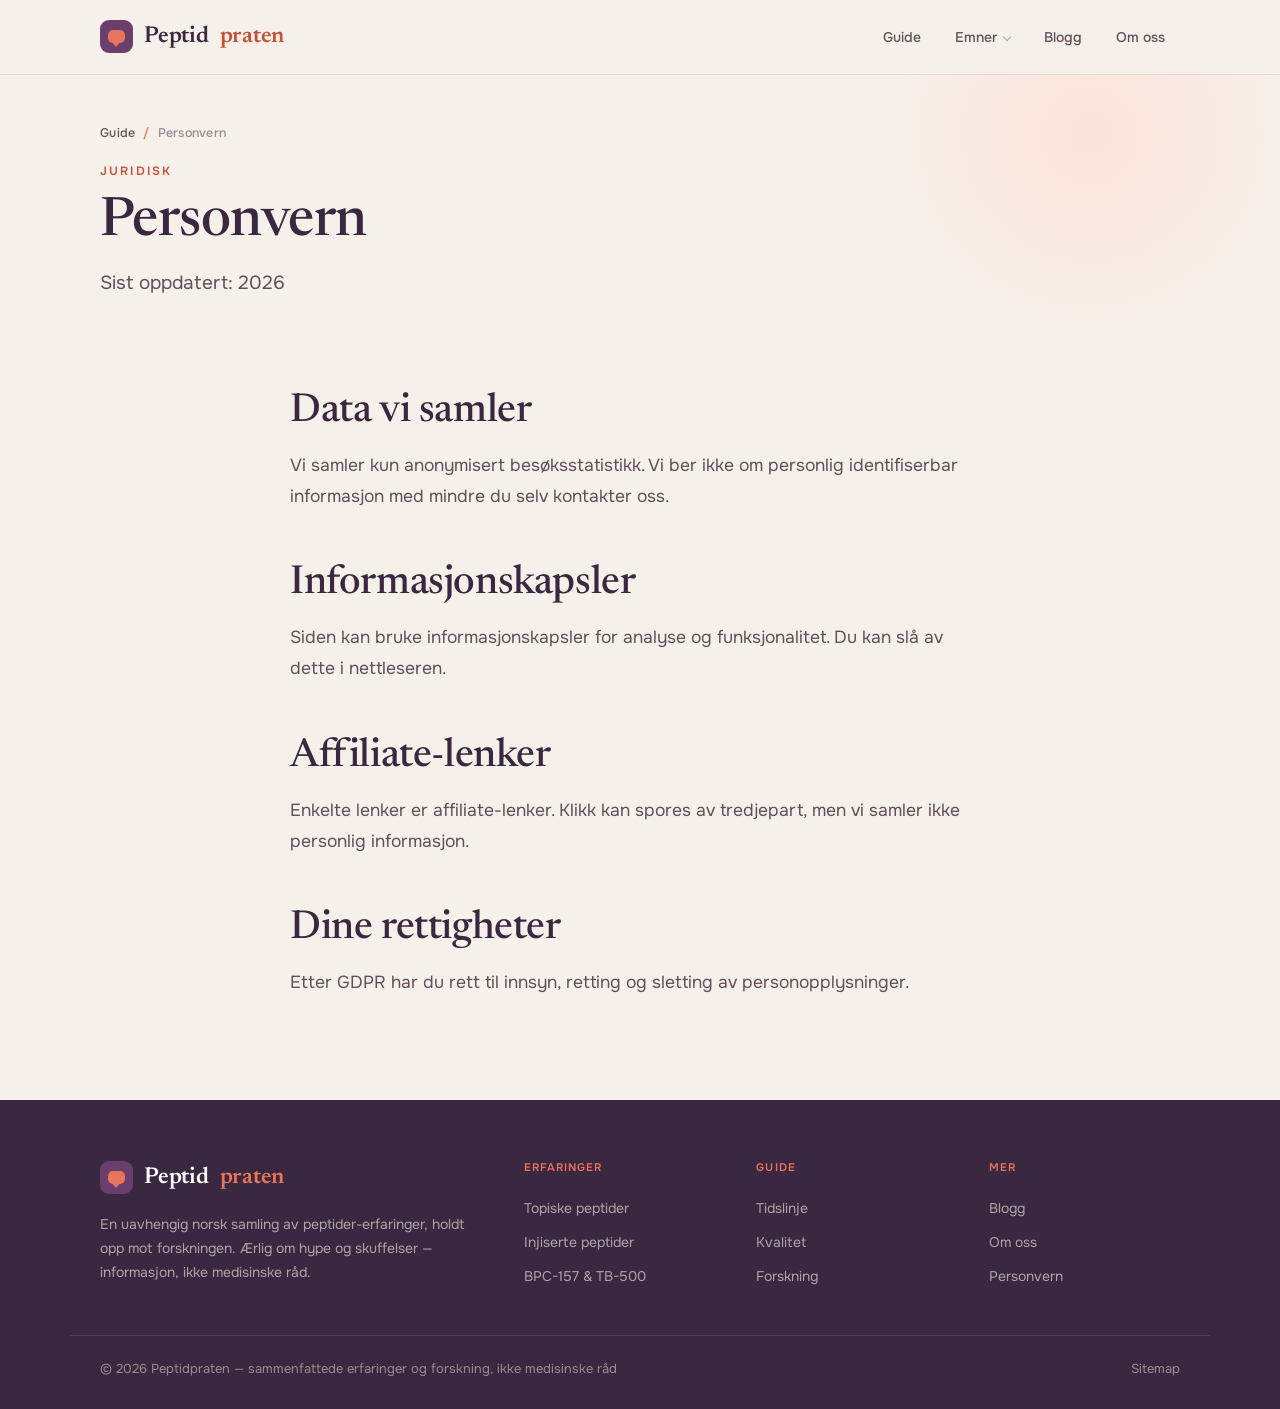
<file: personvern.html>
<!DOCTYPE html><html lang="no"><head>
<meta charset="utf-8"><meta name="viewport" content="width=device-width, initial-scale=1.0">
<title>Personvern | Peptidpraten</title><meta name="description" content="Personvernerklæring for Peptidpraten.">
<meta name="robots" content="noindex, follow"><link rel="canonical" href="personvern.html">
<link rel="icon" type="image/svg+xml" href="favicon.svg">
<link rel="icon" type="image/png" sizes="32x32" href="favicon-32.png">
<link rel="apple-touch-icon" href="favicon.png">
<link rel="preconnect" href="https://fonts.googleapis.com"><link rel="preconnect" href="https://fonts.gstatic.com" crossorigin>
<link rel="stylesheet" href="https://fonts.googleapis.com/css2?family=Newsreader:ital,opsz,wght@0,6..72,400;0,6..72,500;0,6..72,600;1,6..72,400;1,6..72,500&family=Onest:wght@400;500;600;700&display=swap">
<style>
/* ============================================
   PEPTIDER ERFARINGER — Site #16 (design #17)
   Reviews / community editorial. Aubergine-plum + coral + sand.
   Newsreader + Onest.
   ============================================ */
:root{
  --bg:#f6f0ea;
  --bg-2:#ece1d6;
  --surface:#fffaf5;
  --ink:#3a2740;
  --ink-2:#5f5059;
  --ink-3:#998c92;
  --line:#e5d9cc;
  --line-2:#efe6da;
  --plum:#6a3f6e;
  --plum-dark:#4a2b50;
  --plum-soft:#ecdcee;
  --coral:#e8745b;
  --coral-dark:#c4513a;
  --coral-soft:#fbe2da;
  --sand:#c9a36a;
  --sand-soft:#f5e9d4;
  --green:#4f8a5e;
  --green-soft:#e0efe1;
  --gold:#c79a52;
  --red:#c0473f;
  --red-soft:#f8e1de;
  --r-sm:8px;
  --r:14px;
  --r-lg:22px;
  --disp:'Newsreader',Georgia,serif;
  --body:'Onest',-apple-system,sans-serif;
  --maxw:1140px;
}
*{box-sizing:border-box;margin:0;padding:0}
html{scroll-behavior:smooth;-webkit-text-size-adjust:100%}
body{background:var(--bg);color:var(--ink);font-family:var(--body);font-size:17px;line-height:1.72;-webkit-font-smoothing:antialiased}
::selection{background:var(--coral);color:#fff}
a{color:var(--coral-dark);text-decoration:none}
a:hover{color:var(--ink)}
h1,h2,h3,h4{font-family:var(--disp);font-weight:500;line-height:1.16;letter-spacing:-0.01em;color:var(--ink)}
img{max-width:100%;display:block}
.wrap{max-width:var(--maxw);margin:0 auto;padding:0 30px}
.eyebrow{font-family:var(--body);font-weight:600;font-size:12px;text-transform:uppercase;letter-spacing:.18em;color:var(--coral-dark)}

/* topbar */
.topbar{position:sticky;top:0;z-index:1000;background:rgba(246,240,234,.92);backdrop-filter:blur(12px);border-bottom:1px solid var(--line)}
.topbar-inner{max-width:var(--maxw);margin:0 auto;padding:0 30px;height:74px;display:flex;align-items:center;justify-content:space-between}
.brand{display:flex;align-items:center;gap:11px;font-family:var(--disp);font-weight:600;font-size:23px;letter-spacing:-0.01em;color:var(--ink)}
.brand .mk{width:33px;height:33px;border-radius:9px;background:var(--plum);position:relative;flex-shrink:0;display:flex;align-items:center;justify-content:center}
.brand .mk::before{content:'';width:17px;height:13px;background:var(--coral);border-radius:5px}
.brand .mk::after{content:'';position:absolute;bottom:6px;left:11px;border-left:5px solid transparent;border-right:5px solid transparent;border-top:6px solid var(--coral)}
.brand b{font-weight:600;color:var(--coral-dark)}
.nav{display:flex;align-items:center;gap:4px;list-style:none}
.nav>li{position:relative}
.nav>li>a{display:block;padding:9px 15px;font-family:var(--body);font-weight:500;font-size:14px;color:var(--ink-2);border-radius:999px;transition:all .15s}
.nav>li>a:hover{color:var(--ink);background:var(--bg-2)}
.nav a.current{color:var(--coral-dark);background:var(--coral-soft)}
.has-menu>a::after{content:'';display:inline-block;width:5px;height:5px;margin-left:7px;border-right:1.5px solid currentColor;border-bottom:1.5px solid currentColor;transform:translateY(-2px) rotate(45deg);opacity:.5}
.menu{position:absolute;top:calc(100% + 8px);left:0;min-width:272px;background:var(--surface);border:1px solid var(--line);border-radius:var(--r);padding:9px;opacity:0;visibility:hidden;transform:translateY(-6px);transition:all .16s;box-shadow:0 20px 48px -18px rgba(58,39,64,.28)}
.has-menu:hover .menu,.has-menu:focus-within .menu{opacity:1;visibility:visible;transform:translateY(0)}
.menu a{display:flex;gap:11px;padding:11px 13px;font-size:14px;color:var(--ink-2);border-radius:var(--r-sm)}
.menu a:hover{background:var(--coral-soft);color:var(--coral-dark)}
.menu a .n{font-family:var(--disp);font-style:italic;font-size:15px;color:var(--coral);min-width:18px}
.btn{display:inline-flex;align-items:center;gap:9px;font-family:var(--body);font-weight:600;font-size:14.5px;padding:14px 28px;border:1.5px solid transparent;cursor:pointer;transition:all .18s;border-radius:999px}
.btn-solid{background:var(--plum);color:#fff}
.btn-solid:hover{background:var(--plum-dark);color:#fff}
.btn-coral{background:var(--coral);color:#fff}
.btn-coral:hover{background:var(--coral-dark);color:#fff}
.btn-line{background:transparent;color:var(--ink);border-color:var(--sand)}
.btn-line:hover{border-color:var(--coral);color:var(--coral-dark)}
.btn .arr{transition:transform .18s}.btn:hover .arr{transform:translateX(3px)}
.burger{display:none;width:46px;height:46px;border:1px solid var(--line);background:var(--surface);cursor:pointer;flex-direction:column;align-items:center;justify-content:center;gap:4px;border-radius:50%}
.burger span{width:18px;height:2px;background:var(--ink)}
.mnav{display:none}

/* hero */
.hero{position:relative;overflow:hidden;padding:62px 0 68px}
.hero::before{content:'';position:absolute;top:-14%;right:-6%;width:520px;height:520px;border-radius:50%;background:radial-gradient(circle,var(--coral-soft),transparent 64%);pointer-events:none}
.hero::after{content:'';position:absolute;bottom:-22%;left:-10%;width:380px;height:380px;border-radius:50%;background:radial-gradient(circle,var(--plum-soft),transparent 66%);pointer-events:none}
.hero-grid{position:relative;max-width:var(--maxw);margin:0 auto;padding:0 30px;display:grid;grid-template-columns:1.08fr .92fr;gap:54px;align-items:center}
.hero .eyebrow{display:inline-flex;align-items:center;gap:9px;margin-bottom:20px}
.hero .eyebrow::before{content:'';width:26px;height:1.5px;background:var(--coral)}
.hero h1{font-size:clamp(42px,6vw,72px);font-weight:500;line-height:1.02;letter-spacing:-0.02em}
.hero h1 em{font-style:italic;color:var(--coral-dark)}
.hero-lede{font-size:19.5px;line-height:1.6;color:var(--ink-2);max-width:32em;margin:22px 0 30px}
.hero-actions{display:flex;gap:13px;flex-wrap:wrap}
.hero-quotes{display:flex;flex-direction:column;gap:16px}
.qcard{background:var(--surface);border:1px solid var(--line);border-radius:var(--r);padding:20px 22px;box-shadow:0 14px 34px -20px rgba(58,39,64,.3)}
.qcard .stars{color:var(--sand);font-size:14px;letter-spacing:2px;margin-bottom:8px}
.qcard p{font-family:var(--disp);font-style:italic;font-size:17px;color:var(--ink);line-height:1.5;margin-bottom:10px}
.qcard .meta{font-size:12.5px;color:var(--ink-3);display:flex;align-items:center;gap:8px}
.qcard .tag{background:var(--plum-soft);color:var(--plum-dark);font-weight:600;padding:2px 9px;border-radius:999px;font-size:11px}

/* ribbon */
.ribbon{background:var(--ink);color:#fff}
.ribbon-inner{max-width:var(--maxw);margin:0 auto;padding:0 30px;display:grid;grid-template-columns:repeat(4,1fr)}
.ribbon .r{padding:24px 22px;border-right:1px solid rgba(255,255,255,.1);text-align:center}
.ribbon .r:last-child{border-right:0}
.ribbon .r .n{font-family:var(--disp);font-style:italic;font-size:22px;color:var(--coral)}
.ribbon .r .l{font-size:12.5px;color:rgba(255,255,255,.66);margin-top:6px}

/* disclaimer */
.disclaimer{max-width:var(--maxw);margin:30px auto 0;padding:0 30px}
.disclaimer-in{background:var(--sand-soft);border:1px solid #e6d3ac;border-radius:var(--r);padding:15px 22px;display:flex;gap:13px;align-items:flex-start;font-size:14.5px;color:var(--ink-2)}
.disclaimer-in .ic{font-size:17px;flex-shrink:0}
.disclaimer-in strong{color:var(--ink);font-family:var(--disp)}

/* pillar */
.pillar{padding:58px 0 84px}
.pillar-grid{max-width:var(--maxw);margin:0 auto;padding:0 30px;display:grid;grid-template-columns:248px 1fr;gap:56px;align-items:start}
.toc{position:sticky;top:96px;background:var(--surface);border:1px solid var(--line);border-radius:var(--r);padding:24px;max-height:calc(100vh - 130px);overflow-y:auto}
.toc h4{font-family:var(--body);font-weight:600;font-size:11px;text-transform:uppercase;letter-spacing:.16em;color:var(--ink-3);margin-bottom:15px}
.toc ol{list-style:none;counter-reset:t}
.toc li{counter-increment:t}
.toc a{display:flex;gap:11px;padding:7px 0;font-size:13.5px;color:var(--ink-2);line-height:1.4;border:0;border-top:1px solid var(--line-2)}
.toc li:first-child a{border-top:0}
.toc a::before{content:counter(t,decimal-leading-zero);font-family:var(--disp);font-style:italic;font-size:13px;color:var(--coral);flex-shrink:0}
.toc a:hover{color:var(--coral-dark)}

.prose{max-width:none}
.prose .lead{font-size:22px;line-height:1.55;color:var(--ink);margin-bottom:28px;font-family:var(--disp)}
.prose h2{font-size:clamp(28px,3.3vw,40px);font-weight:500;margin:50px 0 16px;letter-spacing:-0.01em;line-height:1.1}
.prose h2:first-of-type{margin-top:0}
.prose h3{font-size:22px;font-weight:500;margin:30px 0 10px;color:var(--ink);font-style:italic}
.prose p{color:var(--ink-2);margin-bottom:18px;font-size:17.5px;line-height:1.78}
.prose a{color:var(--coral-dark);font-weight:600;border-bottom:1px solid var(--coral-soft)}
.prose a:hover{border-bottom-color:var(--coral-dark)}
.prose strong{color:var(--ink);font-weight:700}
.prose ul,.prose ol{margin:0 0 20px;padding-left:0;list-style:none}
.prose li{position:relative;padding-left:30px;margin-bottom:11px;color:var(--ink-2)}
.prose ul li::before{content:'';position:absolute;left:5px;top:10px;width:9px;height:9px;border-radius:50%;background:var(--coral)}
.prose ol{counter-reset:li}.prose ol li{counter-increment:li}
.prose ol li::before{content:counter(li);position:absolute;left:0;top:1px;width:22px;height:22px;border-radius:50%;background:var(--plum-soft);color:var(--plum-dark);font-family:var(--disp);font-style:italic;font-size:13px;display:flex;align-items:center;justify-content:center}
.prose .pull{font-family:var(--disp);font-style:italic;font-size:25px;line-height:1.35;color:var(--plum-dark);border-left:3px solid var(--coral);padding:6px 0 6px 24px;margin:32px 0}

.box{border-radius:var(--r);padding:22px 26px;margin:28px 0}
.box .h{font-family:var(--body);font-weight:700;font-size:12px;text-transform:uppercase;letter-spacing:.08em;margin-bottom:8px;display:flex;align-items:center;gap:8px}
.box.tip{background:var(--plum-soft)}.box.tip .h{color:var(--plum-dark)}.box.tip p{color:var(--ink);margin:0}
.box.note{background:var(--coral-soft)}.box.note .h{color:var(--coral-dark)}.box.note p{color:var(--ink);margin:0}
.box.warn{background:var(--red-soft);border-left:4px solid var(--red)}.box.warn .h{color:var(--red)}.box.warn p{color:var(--ink);margin:0}
.box.good{background:var(--green-soft);border-left:4px solid var(--green)}.box.good .h{color:var(--green)}.box.good p{color:var(--ink);margin:0}
.box.honest{background:var(--surface);border:1px solid var(--line);border-left:4px solid var(--sand)}.box.honest .h{color:#a37d2e}.box.honest p{color:var(--ink);margin:0}

.figure{margin:32px 0}.figure img{border-radius:var(--r);width:100%}
.figure figcaption{margin-top:10px;font-size:13.5px;color:var(--ink-3);text-align:center;font-style:italic}

/* report cards */
.reports{display:grid;grid-template-columns:1fr 1fr;gap:20px;margin:30px 0}
.report{background:var(--surface);border:1px solid var(--line);border-radius:var(--r);padding:22px}
.report .top{display:flex;justify-content:space-between;align-items:center;margin-bottom:10px}
.report .stars{color:var(--sand);font-size:13px;letter-spacing:2px}
.report .tag{font-family:var(--body);font-weight:600;font-size:10.5px;text-transform:uppercase;letter-spacing:.04em;padding:3px 10px;border-radius:999px;background:var(--plum-soft);color:var(--plum-dark)}
.report .tag.care{background:var(--red-soft);color:var(--red)}
.report p{font-family:var(--disp);font-style:italic;font-size:16.5px;color:var(--ink);line-height:1.5;margin:0}

.tablewrap{overflow-x:auto;margin:30px 0;border:1px solid var(--line);border-radius:var(--r)}
.dtable{width:100%;border-collapse:collapse;font-size:14.5px;background:var(--surface)}
.dtable thead th{background:var(--ink);color:#fff;font-family:var(--body);font-weight:600;font-size:12px;text-transform:uppercase;letter-spacing:.04em;text-align:left;padding:14px 16px}
.dtable tbody td{padding:13px 16px;border-bottom:1px solid var(--line-2);color:var(--ink-2);vertical-align:middle}
.dtable tbody tr:last-child td{border-bottom:0}
.dtable .it{font-family:var(--disp);font-style:italic;color:var(--ink);font-size:16px}
.evtag{display:inline-block;font-family:var(--body);font-weight:700;font-size:10.5px;text-transform:uppercase;letter-spacing:.03em;padding:3px 9px;border-radius:999px}
.evtag.low{background:var(--red-soft);color:var(--red)}
.evtag.med{background:var(--sand-soft);color:#a37d2e}
.evtag.high{background:var(--green-soft);color:var(--green)}

/* cards (blog) */
.cards{display:grid;grid-template-columns:repeat(3,1fr);gap:26px}
.card{background:var(--surface);border:1px solid var(--line);border-radius:var(--r);overflow:hidden;display:flex;flex-direction:column;transition:all .2s}
.card:hover{box-shadow:0 24px 50px -24px rgba(58,39,64,.3);transform:translateY(-3px)}
.card .ph{aspect-ratio:16/11;overflow:hidden}.card .ph img{width:100%;height:100%;object-fit:cover;transition:transform .5s}.card:hover .ph img{transform:scale(1.05)}
.card .bd{padding:24px;display:flex;flex-direction:column;flex:1}
.card .kick{font-family:var(--body);font-weight:600;font-size:11px;text-transform:uppercase;letter-spacing:.1em;color:var(--coral-dark);margin-bottom:10px}
.card h3{font-size:22px;margin-bottom:8px;line-height:1.2;font-weight:500}.card h3 a{color:var(--ink);border:0}.card h3 a:hover{color:var(--coral-dark)}
.card p{font-size:14px;color:var(--ink-2);margin-bottom:15px;flex:1}
.card .go{font-family:var(--body);font-weight:600;font-size:13px;color:var(--coral-dark)}
.sec-head{max-width:620px;margin:0 auto 44px;text-align:center}
.sec-head .eyebrow{display:block;margin-bottom:13px}
.sec-head h2{font-size:clamp(30px,4vw,44px);font-weight:500}
.sec-head p{margin-top:12px;color:var(--ink-2);font-size:17px}

/* faq */
.faq{background:var(--surface);border-top:1px solid var(--line);padding:80px 0}
.faq-wrap{max-width:800px;margin:0 auto;padding:0 30px}
.faq-list{margin-top:38px}
.faq-item{border:1px solid var(--line);border-radius:var(--r);margin-bottom:12px;overflow:hidden;background:var(--bg);transition:box-shadow .2s}
.faq-item.open{box-shadow:0 16px 36px -20px rgba(58,39,64,.26)}
.faq-q{width:100%;background:none;border:0;text-align:left;cursor:pointer;padding:21px 24px;display:flex;align-items:center;gap:16px;font-family:var(--disp);font-weight:500;font-size:20px;color:var(--ink)}
.faq-q .q{flex:1}
.faq-q .pm{width:28px;height:28px;border-radius:50%;background:var(--coral-soft);color:var(--coral-dark);flex-shrink:0;position:relative}
.faq-q .pm::before,.faq-q .pm::after{content:'';position:absolute;background:currentColor;border-radius:2px}
.faq-q .pm::before{left:8px;right:8px;top:13px;height:2px}
.faq-q .pm::after{top:8px;bottom:8px;left:13px;width:2px;transition:transform .25s}
.faq-item.open .pm{background:var(--coral);color:#fff}
.faq-item.open .pm::after{transform:scaleY(0)}
.faq-a{max-height:0;overflow:hidden;transition:max-height .3s ease}
.faq-item.open .faq-a{max-height:520px}
.faq-a-in{padding:0 24px 22px 24px;color:var(--ink-2);font-size:16px;line-height:1.72}

/* cta */
.cta{padding:46px 0 90px}
.cta-inner{max-width:var(--maxw);margin:0 auto;padding:58px 46px;background:var(--plum);border-radius:var(--r-lg);text-align:center;color:#fff;position:relative;overflow:hidden}
.cta-inner::before{content:'';position:absolute;bottom:-40%;right:-5%;width:380px;height:380px;border-radius:50%;background:radial-gradient(circle,rgba(232,116,91,.34),transparent 62%)}
.cta-inner h2{position:relative;color:#fff;font-size:clamp(28px,3.4vw,42px);margin-bottom:12px;font-weight:500}
.cta-inner p{position:relative;color:rgba(255,255,255,.85);font-size:18px;max-width:34em;margin:0 auto 26px}
.cta-inner .btn{position:relative;background:var(--coral);color:#fff}
.cta-inner .btn:hover{background:#fff;color:var(--plum-dark)}

/* footer */
footer{background:var(--ink);color:rgba(246,240,234,.62);padding:58px 0 28px}
.foot-grid{max-width:var(--maxw);margin:0 auto;padding:0 30px;display:grid;grid-template-columns:2fr 1fr 1fr 1fr;gap:42px}
.foot-brand .brand{color:#fff;margin-bottom:14px}.foot-brand .brand b{color:var(--coral)}
.foot-brand p{font-size:14px;max-width:30em}
.foot-col h5{font-family:var(--body);font-weight:600;font-size:11px;text-transform:uppercase;letter-spacing:.1em;color:var(--coral);margin-bottom:14px}
.foot-col a{display:block;color:rgba(246,240,234,.62);font-size:14px;padding:5px 0}
.foot-col a:hover{color:#fff}
.foot-bottom{max-width:var(--maxw);margin:42px auto 0;padding:22px 30px 0;border-top:1px solid rgba(246,240,234,.13);display:flex;justify-content:space-between;gap:16px;flex-wrap:wrap;font-size:13px;color:var(--ink-3)}
.foot-bottom a{color:var(--ink-3)}.foot-bottom a:hover{color:var(--coral)}

/* interior */
.pagehead{padding:48px 0 42px;position:relative;overflow:hidden}
.pagehead::before{content:'';position:absolute;top:-150px;right:-40px;width:460px;height:420px;border-radius:50%;background:radial-gradient(circle,var(--coral-soft),transparent 66%)}
.pagehead-inner{position:relative;max-width:var(--maxw);margin:0 auto;padding:0 30px}
.crumbs{font-size:12.5px;color:var(--ink-3);margin-bottom:16px;font-weight:500;letter-spacing:.02em}
.crumbs a{color:var(--ink-2)}.crumbs .sep{margin:0 8px;color:var(--coral)}
.pagehead .eyebrow{display:block;margin-bottom:13px}
.pagehead h1{font-size:clamp(34px,4.6vw,54px);max-width:16em;font-weight:500;line-height:1.06}
.pagehead h1 em{font-style:italic;color:var(--coral-dark)}
.pagehead .sub{margin-top:16px;font-size:19px;color:var(--ink-2);max-width:38em}
.doc-hero{max-width:var(--maxw);margin:30px auto 0;padding:0 30px}
.doc-hero img{width:100%;border-radius:var(--r-lg);aspect-ratio:16/7;object-fit:cover}
.doc{padding:48px 0 84px}
.doc-grid{max-width:var(--maxw);margin:0 auto;padding:0 30px;display:grid;grid-template-columns:1fr 274px;gap:56px;align-items:start}
.side{position:sticky;top:96px;display:flex;flex-direction:column;gap:22px}
.side-card{background:var(--surface);border:1px solid var(--line);border-radius:var(--r);padding:24px}
.side-card h4{font-family:var(--body);font-weight:600;font-size:11px;text-transform:uppercase;letter-spacing:.1em;color:var(--ink-3);margin-bottom:14px}
.side-list{list-style:none}
.side-list a{display:flex;gap:10px;padding:11px 0;font-size:14px;color:var(--ink);border:0;border-top:1px solid var(--line-2);font-weight:500}
.side-list li:first-child a{border-top:0}.side-list a:hover{color:var(--coral-dark)}
.side-list a .n{font-family:var(--disp);font-style:italic;font-size:13px;color:var(--coral);flex-shrink:0}
.side-cta{background:var(--plum-soft);border-radius:var(--r);padding:26px}
.side-cta h4{font-family:var(--disp);font-style:italic;font-size:20px;color:var(--plum-dark);margin-bottom:8px}
.side-cta p{font-size:14px;color:var(--ink-2);margin-bottom:16px}
.side-cta .btn{width:100%;justify-content:center;font-size:13px;background:var(--plum);color:#fff}

@media(max-width:980px){
  .hero-grid,.pillar-grid,.doc-grid{grid-template-columns:1fr;gap:40px}
  .toc,.side{position:static}.toc{max-height:none}
  .cards{grid-template-columns:1fr 1fr}
  .ribbon-inner{grid-template-columns:1fr 1fr}
  .reports{grid-template-columns:1fr}
}
@media(max-width:760px){
  .nav{display:none}.burger{display:flex}
  .cards{grid-template-columns:1fr}
  .ribbon-inner{grid-template-columns:1fr 1fr}
  .foot-grid{grid-template-columns:1fr 1fr}
  .cta-inner{padding:42px 24px}
  .mnav{position:fixed;inset:0;background:var(--bg);z-index:2000;padding:80px 26px 32px;overflow-y:auto;display:none}
  .mnav.open{display:block}
  .mnav a{display:block;font-family:var(--disp);font-size:24px;padding:14px 0;border-bottom:1px solid var(--line);color:var(--ink)}
  .mnav-x{position:absolute;top:18px;right:24px;width:46px;height:46px;border:1px solid var(--ink);background:transparent;font-size:22px;cursor:pointer;border-radius:50%;color:var(--ink)}
}

</style>
</head><body>
<header class="topbar"><div class="topbar-inner">
<a href="index.html" class="brand"><span class="mk"></span>Peptid<b>praten</b></a>
<nav><ul class="nav">
<li><a href="index.html">Guide</a></li>
<li class="has-menu"><a href="topiske-peptider-erfaringer.html">Emner</a><div class="menu"><a href="topiske-peptider-erfaringer.html"><span class="n">›</span> Topiske peptider</a>
<a href="injiserte-peptider-erfaringer.html"><span class="n">›</span> Injiserte peptider</a>
<a href="bpc-157-tb-500-erfaringer.html"><span class="n">›</span> BPC-157 &amp; TB-500</a>
<a href="peptider-resultater-tidslinje.html"><span class="n">›</span> Resultater &amp; tidslinje</a>
<a href="peptider-kvalitet-trygghet.html"><span class="n">›</span> Kvalitet &amp; trygghet</a>
<a href="forskning-oppsummering.html"><span class="n">›</span> Forskning</a>
</div></li>
<li><a href="blogg.html">Blogg</a></li>
<li><a href="om-oss.html">Om oss</a></li>
</ul></nav>
<button class="burger" onclick="toggleNav()" aria-label="Meny"><span></span><span></span><span></span></button>
</div></header>
<div class="mnav" id="mnav"><button class="mnav-x" onclick="toggleNav()">✕</button>
<a href="index.html">Guide</a><a href="topiske-peptider-erfaringer.html">Topiske peptider</a><a href="injiserte-peptider-erfaringer.html">Injiserte peptider</a><a href="bpc-157-tb-500-erfaringer.html">BPC-157 &amp; TB-500</a><a href="peptider-resultater-tidslinje.html">Resultater &amp; tidslinje</a><a href="peptider-kvalitet-trygghet.html">Kvalitet &amp; trygghet</a><a href="forskning-oppsummering.html">Forskning</a><a href="blogg.html">Blogg</a><a href="om-oss.html">Om oss</a></div>
<div class="pagehead"><div class="pagehead-inner"><div class="crumbs"><a href="index.html">Guide</a><span class="sep">/</span><span>Personvern</span></div>
<span class="eyebrow">Juridisk</span><h1>Personvern</h1><p class="sub">Sist oppdatert: 2026</p></div></div>
<div class="doc"><div class="wrap" style="max-width:760px"><div class="prose">
<h2>Data vi samler</h2><p>Vi samler kun anonymisert besøksstatistikk. Vi ber ikke om personlig identifiserbar informasjon med mindre du selv kontakter oss.</p>
<h2>Informasjonskapsler</h2><p>Siden kan bruke informasjonskapsler for analyse og funksjonalitet. Du kan slå av dette i nettleseren.</p>
<h2>Affiliate-lenker</h2><p>Enkelte lenker er affiliate-lenker. Klikk kan spores av tredjepart, men vi samler ikke personlig informasjon.</p>
<h2>Dine rettigheter</h2><p>Etter GDPR har du rett til innsyn, retting og sletting av personopplysninger.</p>
</div></div></div>
<footer><div class="foot-grid">
<div class="foot-brand"><a href="index.html" class="brand"><span class="mk"></span>Peptid<b>praten</b></a><p>En uavhengig norsk samling av peptider-erfaringer, holdt opp mot forskningen. Ærlig om hype og skuffelser — informasjon, ikke medisinske råd.</p></div>
<div class="foot-col"><h5>Erfaringer</h5><a href="topiske-peptider-erfaringer.html">Topiske peptider</a><a href="injiserte-peptider-erfaringer.html">Injiserte peptider</a><a href="bpc-157-tb-500-erfaringer.html">BPC-157 &amp; TB-500</a></div>
<div class="foot-col"><h5>Guide</h5><a href="peptider-resultater-tidslinje.html">Tidslinje</a><a href="peptider-kvalitet-trygghet.html">Kvalitet</a><a href="forskning-oppsummering.html">Forskning</a></div>
<div class="foot-col"><h5>Mer</h5><a href="blogg.html">Blogg</a><a href="om-oss.html">Om oss</a><a href="personvern.html">Personvern</a></div>
</div><div class="foot-bottom"><span>© 2026 Peptidpraten — sammenfattede erfaringer og forskning, ikke medisinske råd</span><a href="sitemap.html">Sitemap</a></div></footer><script>
function toggleNav(){var n=document.getElementById('mnav');n.classList.toggle('open');document.body.style.overflow=n.classList.contains('open')?'hidden':'';}
document.querySelectorAll('.faq-q').forEach(function(b){b.addEventListener('click',function(){var it=this.closest('.faq-item');var o=it.classList.contains('open');document.querySelectorAll('.faq-item').forEach(function(i){i.classList.remove('open');});if(!o)it.classList.add('open');});});
</script></body></html>
</file>
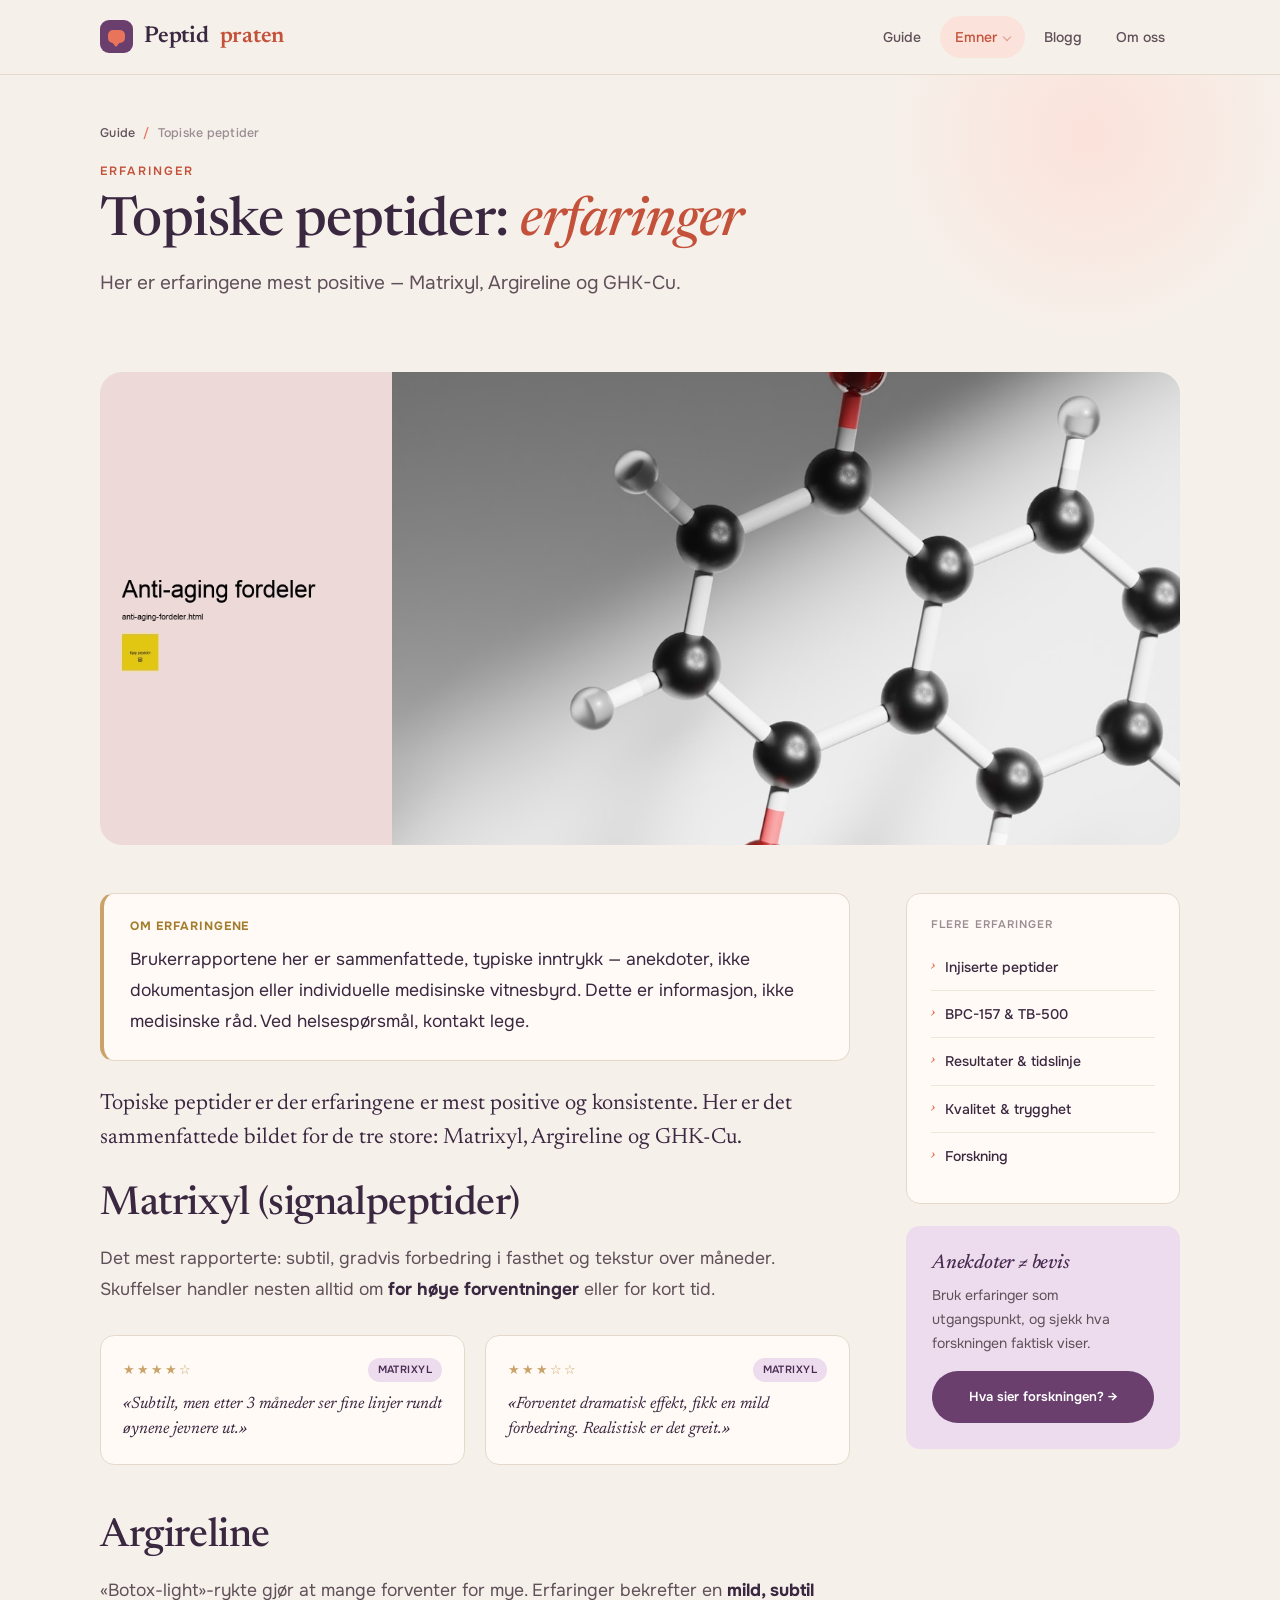
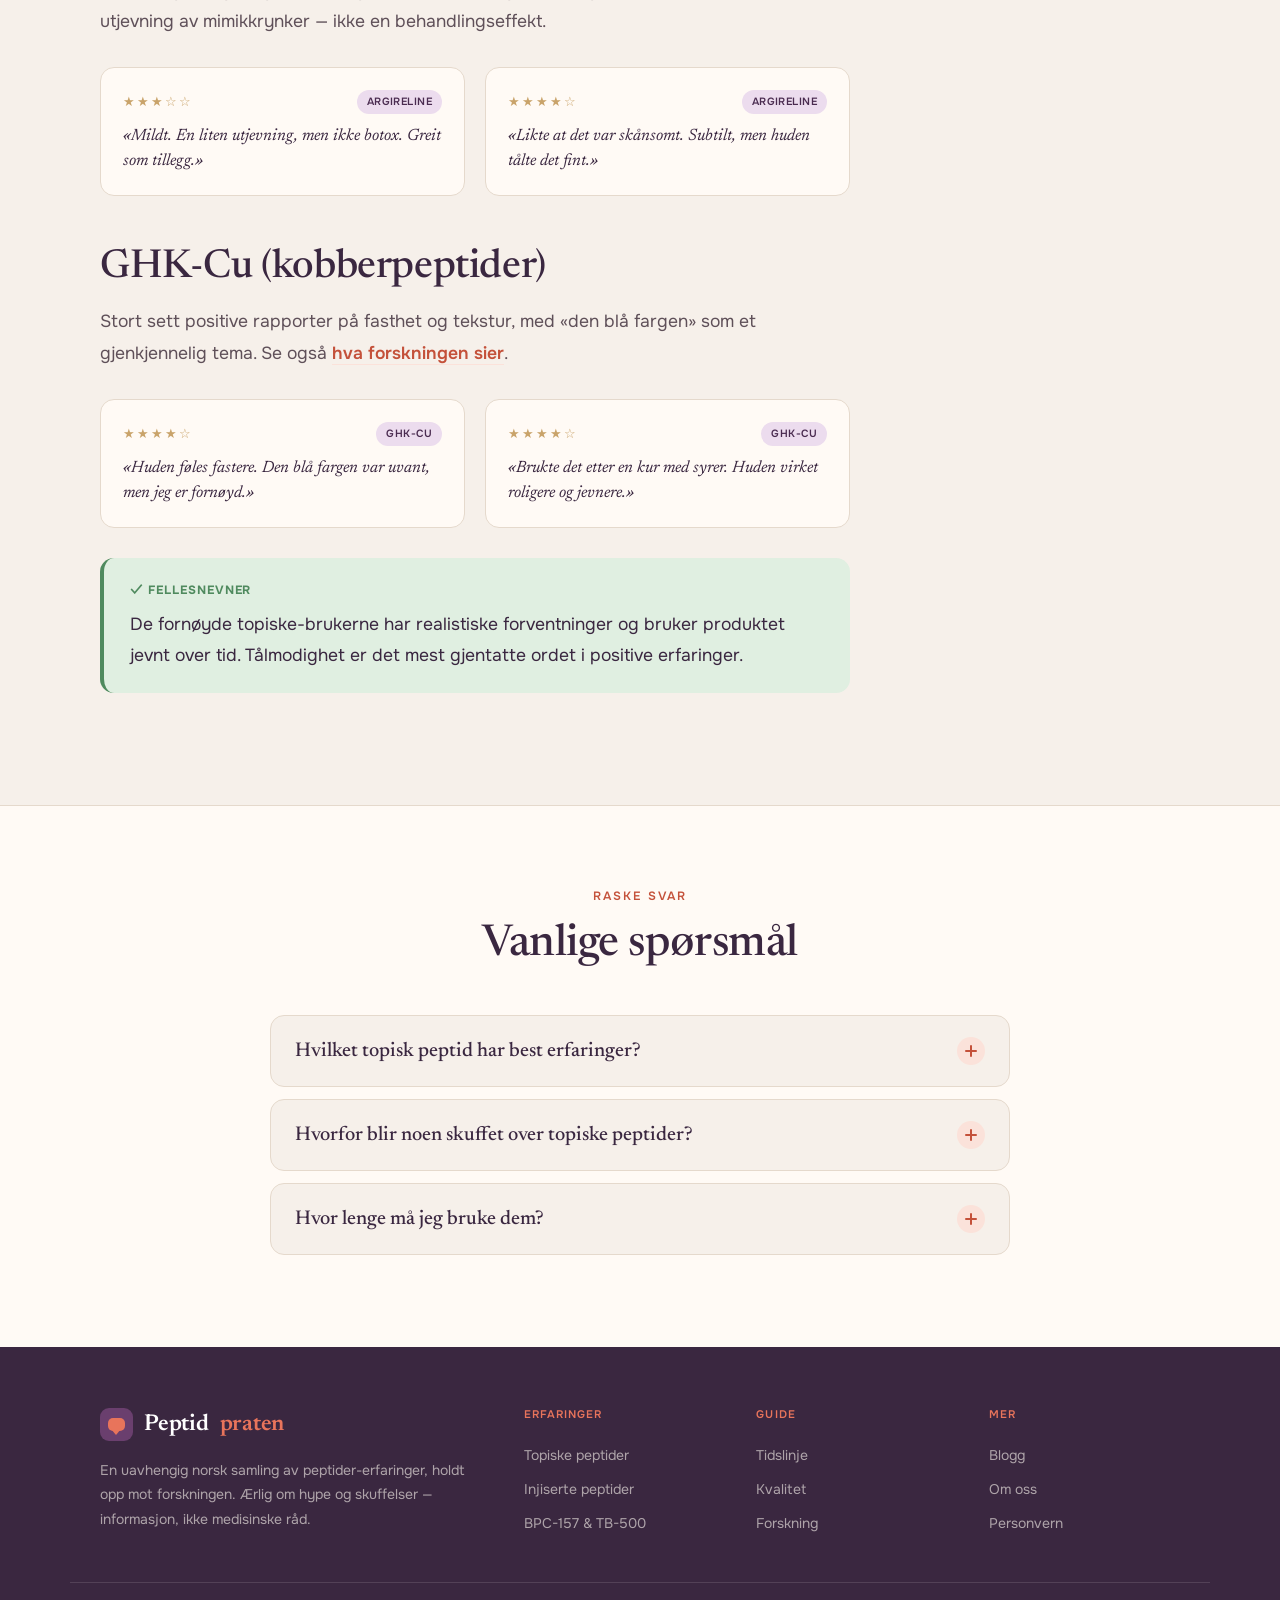
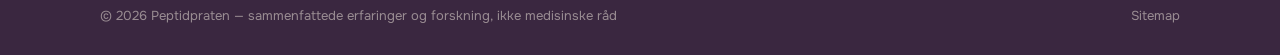
<file: topiske-peptider-erfaringer.html>
<!DOCTYPE html>
<html lang="no"><head>
<meta charset="utf-8"><meta name="viewport" content="width=device-width, initial-scale=1.0">
<title>Topiske Peptider Erfaringer: Matrixyl, Argireline, GHK-Cu (2026)</title><meta name="title" content="Topiske Peptider Erfaringer: Matrixyl, Argireline, GHK-Cu (2026)"><meta name="description" content="Brukererfaringer med topiske peptider: hva folk rapporterer om Matrixyl, Argireline og GHK-Cu, og hvorfor realistiske forventninger avgjør tilfredsheten.">
<meta name="robots" content="index, follow"><meta name="googlebot" content="index, follow, max-snippet:-1, max-image-preview:large, max-video-preview:-1">
<link rel="canonical" href="topiske-peptider-erfaringer.html">
<link rel="icon" type="image/svg+xml" href="favicon.svg">
<link rel="icon" type="image/png" sizes="32x32" href="favicon-32.png">
<link rel="apple-touch-icon" href="favicon.png">
<link rel="preconnect" href="https://fonts.googleapis.com"><link rel="preconnect" href="https://fonts.gstatic.com" crossorigin>
<link rel="stylesheet" href="https://fonts.googleapis.com/css2?family=Newsreader:ital,opsz,wght@0,6..72,400;0,6..72,500;0,6..72,600;1,6..72,400;1,6..72,500&family=Onest:wght@400;500;600;700&display=swap">
<style>
/* ============================================
   PEPTIDER ERFARINGER — Site #16 (design #17)
   Reviews / community editorial. Aubergine-plum + coral + sand.
   Newsreader + Onest.
   ============================================ */
:root{
  --bg:#f6f0ea;
  --bg-2:#ece1d6;
  --surface:#fffaf5;
  --ink:#3a2740;
  --ink-2:#5f5059;
  --ink-3:#998c92;
  --line:#e5d9cc;
  --line-2:#efe6da;
  --plum:#6a3f6e;
  --plum-dark:#4a2b50;
  --plum-soft:#ecdcee;
  --coral:#e8745b;
  --coral-dark:#c4513a;
  --coral-soft:#fbe2da;
  --sand:#c9a36a;
  --sand-soft:#f5e9d4;
  --green:#4f8a5e;
  --green-soft:#e0efe1;
  --gold:#c79a52;
  --red:#c0473f;
  --red-soft:#f8e1de;
  --r-sm:8px;
  --r:14px;
  --r-lg:22px;
  --disp:'Newsreader',Georgia,serif;
  --body:'Onest',-apple-system,sans-serif;
  --maxw:1140px;
}
*{box-sizing:border-box;margin:0;padding:0}
html{scroll-behavior:smooth;-webkit-text-size-adjust:100%}
body{background:var(--bg);color:var(--ink);font-family:var(--body);font-size:17px;line-height:1.72;-webkit-font-smoothing:antialiased}
::selection{background:var(--coral);color:#fff}
a{color:var(--coral-dark);text-decoration:none}
a:hover{color:var(--ink)}
h1,h2,h3,h4{font-family:var(--disp);font-weight:500;line-height:1.16;letter-spacing:-0.01em;color:var(--ink)}
img{max-width:100%;display:block}
.wrap{max-width:var(--maxw);margin:0 auto;padding:0 30px}
.eyebrow{font-family:var(--body);font-weight:600;font-size:12px;text-transform:uppercase;letter-spacing:.18em;color:var(--coral-dark)}

/* topbar */
.topbar{position:sticky;top:0;z-index:1000;background:rgba(246,240,234,.92);backdrop-filter:blur(12px);border-bottom:1px solid var(--line)}
.topbar-inner{max-width:var(--maxw);margin:0 auto;padding:0 30px;height:74px;display:flex;align-items:center;justify-content:space-between}
.brand{display:flex;align-items:center;gap:11px;font-family:var(--disp);font-weight:600;font-size:23px;letter-spacing:-0.01em;color:var(--ink)}
.brand .mk{width:33px;height:33px;border-radius:9px;background:var(--plum);position:relative;flex-shrink:0;display:flex;align-items:center;justify-content:center}
.brand .mk::before{content:'';width:17px;height:13px;background:var(--coral);border-radius:5px}
.brand .mk::after{content:'';position:absolute;bottom:6px;left:11px;border-left:5px solid transparent;border-right:5px solid transparent;border-top:6px solid var(--coral)}
.brand b{font-weight:600;color:var(--coral-dark)}
.nav{display:flex;align-items:center;gap:4px;list-style:none}
.nav>li{position:relative}
.nav>li>a{display:block;padding:9px 15px;font-family:var(--body);font-weight:500;font-size:14px;color:var(--ink-2);border-radius:999px;transition:all .15s}
.nav>li>a:hover{color:var(--ink);background:var(--bg-2)}
.nav a.current{color:var(--coral-dark);background:var(--coral-soft)}
.has-menu>a::after{content:'';display:inline-block;width:5px;height:5px;margin-left:7px;border-right:1.5px solid currentColor;border-bottom:1.5px solid currentColor;transform:translateY(-2px) rotate(45deg);opacity:.5}
.menu{position:absolute;top:calc(100% + 8px);left:0;min-width:272px;background:var(--surface);border:1px solid var(--line);border-radius:var(--r);padding:9px;opacity:0;visibility:hidden;transform:translateY(-6px);transition:all .16s;box-shadow:0 20px 48px -18px rgba(58,39,64,.28)}
.has-menu:hover .menu,.has-menu:focus-within .menu{opacity:1;visibility:visible;transform:translateY(0)}
.menu a{display:flex;gap:11px;padding:11px 13px;font-size:14px;color:var(--ink-2);border-radius:var(--r-sm)}
.menu a:hover{background:var(--coral-soft);color:var(--coral-dark)}
.menu a .n{font-family:var(--disp);font-style:italic;font-size:15px;color:var(--coral);min-width:18px}
.btn{display:inline-flex;align-items:center;gap:9px;font-family:var(--body);font-weight:600;font-size:14.5px;padding:14px 28px;border:1.5px solid transparent;cursor:pointer;transition:all .18s;border-radius:999px}
.btn-solid{background:var(--plum);color:#fff}
.btn-solid:hover{background:var(--plum-dark);color:#fff}
.btn-coral{background:var(--coral);color:#fff}
.btn-coral:hover{background:var(--coral-dark);color:#fff}
.btn-line{background:transparent;color:var(--ink);border-color:var(--sand)}
.btn-line:hover{border-color:var(--coral);color:var(--coral-dark)}
.btn .arr{transition:transform .18s}.btn:hover .arr{transform:translateX(3px)}
.burger{display:none;width:46px;height:46px;border:1px solid var(--line);background:var(--surface);cursor:pointer;flex-direction:column;align-items:center;justify-content:center;gap:4px;border-radius:50%}
.burger span{width:18px;height:2px;background:var(--ink)}
.mnav{display:none}

/* hero */
.hero{position:relative;overflow:hidden;padding:62px 0 68px}
.hero::before{content:'';position:absolute;top:-14%;right:-6%;width:520px;height:520px;border-radius:50%;background:radial-gradient(circle,var(--coral-soft),transparent 64%);pointer-events:none}
.hero::after{content:'';position:absolute;bottom:-22%;left:-10%;width:380px;height:380px;border-radius:50%;background:radial-gradient(circle,var(--plum-soft),transparent 66%);pointer-events:none}
.hero-grid{position:relative;max-width:var(--maxw);margin:0 auto;padding:0 30px;display:grid;grid-template-columns:1.08fr .92fr;gap:54px;align-items:center}
.hero .eyebrow{display:inline-flex;align-items:center;gap:9px;margin-bottom:20px}
.hero .eyebrow::before{content:'';width:26px;height:1.5px;background:var(--coral)}
.hero h1{font-size:clamp(42px,6vw,72px);font-weight:500;line-height:1.02;letter-spacing:-0.02em}
.hero h1 em{font-style:italic;color:var(--coral-dark)}
.hero-lede{font-size:19.5px;line-height:1.6;color:var(--ink-2);max-width:32em;margin:22px 0 30px}
.hero-actions{display:flex;gap:13px;flex-wrap:wrap}
.hero-quotes{display:flex;flex-direction:column;gap:16px}
.qcard{background:var(--surface);border:1px solid var(--line);border-radius:var(--r);padding:20px 22px;box-shadow:0 14px 34px -20px rgba(58,39,64,.3)}
.qcard .stars{color:var(--sand);font-size:14px;letter-spacing:2px;margin-bottom:8px}
.qcard p{font-family:var(--disp);font-style:italic;font-size:17px;color:var(--ink);line-height:1.5;margin-bottom:10px}
.qcard .meta{font-size:12.5px;color:var(--ink-3);display:flex;align-items:center;gap:8px}
.qcard .tag{background:var(--plum-soft);color:var(--plum-dark);font-weight:600;padding:2px 9px;border-radius:999px;font-size:11px}

/* ribbon */
.ribbon{background:var(--ink);color:#fff}
.ribbon-inner{max-width:var(--maxw);margin:0 auto;padding:0 30px;display:grid;grid-template-columns:repeat(4,1fr)}
.ribbon .r{padding:24px 22px;border-right:1px solid rgba(255,255,255,.1);text-align:center}
.ribbon .r:last-child{border-right:0}
.ribbon .r .n{font-family:var(--disp);font-style:italic;font-size:22px;color:var(--coral)}
.ribbon .r .l{font-size:12.5px;color:rgba(255,255,255,.66);margin-top:6px}

/* disclaimer */
.disclaimer{max-width:var(--maxw);margin:30px auto 0;padding:0 30px}
.disclaimer-in{background:var(--sand-soft);border:1px solid #e6d3ac;border-radius:var(--r);padding:15px 22px;display:flex;gap:13px;align-items:flex-start;font-size:14.5px;color:var(--ink-2)}
.disclaimer-in .ic{font-size:17px;flex-shrink:0}
.disclaimer-in strong{color:var(--ink);font-family:var(--disp)}

/* pillar */
.pillar{padding:58px 0 84px}
.pillar-grid{max-width:var(--maxw);margin:0 auto;padding:0 30px;display:grid;grid-template-columns:248px 1fr;gap:56px;align-items:start}
.toc{position:sticky;top:96px;background:var(--surface);border:1px solid var(--line);border-radius:var(--r);padding:24px;max-height:calc(100vh - 130px);overflow-y:auto}
.toc h4{font-family:var(--body);font-weight:600;font-size:11px;text-transform:uppercase;letter-spacing:.16em;color:var(--ink-3);margin-bottom:15px}
.toc ol{list-style:none;counter-reset:t}
.toc li{counter-increment:t}
.toc a{display:flex;gap:11px;padding:7px 0;font-size:13.5px;color:var(--ink-2);line-height:1.4;border:0;border-top:1px solid var(--line-2)}
.toc li:first-child a{border-top:0}
.toc a::before{content:counter(t,decimal-leading-zero);font-family:var(--disp);font-style:italic;font-size:13px;color:var(--coral);flex-shrink:0}
.toc a:hover{color:var(--coral-dark)}

.prose{max-width:none}
.prose .lead{font-size:22px;line-height:1.55;color:var(--ink);margin-bottom:28px;font-family:var(--disp)}
.prose h2{font-size:clamp(28px,3.3vw,40px);font-weight:500;margin:50px 0 16px;letter-spacing:-0.01em;line-height:1.1}
.prose h2:first-of-type{margin-top:0}
.prose h3{font-size:22px;font-weight:500;margin:30px 0 10px;color:var(--ink);font-style:italic}
.prose p{color:var(--ink-2);margin-bottom:18px;font-size:17.5px;line-height:1.78}
.prose a{color:var(--coral-dark);font-weight:600;border-bottom:1px solid var(--coral-soft)}
.prose a:hover{border-bottom-color:var(--coral-dark)}
.prose strong{color:var(--ink);font-weight:700}
.prose ul,.prose ol{margin:0 0 20px;padding-left:0;list-style:none}
.prose li{position:relative;padding-left:30px;margin-bottom:11px;color:var(--ink-2)}
.prose ul li::before{content:'';position:absolute;left:5px;top:10px;width:9px;height:9px;border-radius:50%;background:var(--coral)}
.prose ol{counter-reset:li}.prose ol li{counter-increment:li}
.prose ol li::before{content:counter(li);position:absolute;left:0;top:1px;width:22px;height:22px;border-radius:50%;background:var(--plum-soft);color:var(--plum-dark);font-family:var(--disp);font-style:italic;font-size:13px;display:flex;align-items:center;justify-content:center}
.prose .pull{font-family:var(--disp);font-style:italic;font-size:25px;line-height:1.35;color:var(--plum-dark);border-left:3px solid var(--coral);padding:6px 0 6px 24px;margin:32px 0}

.box{border-radius:var(--r);padding:22px 26px;margin:28px 0}
.box .h{font-family:var(--body);font-weight:700;font-size:12px;text-transform:uppercase;letter-spacing:.08em;margin-bottom:8px;display:flex;align-items:center;gap:8px}
.box.tip{background:var(--plum-soft)}.box.tip .h{color:var(--plum-dark)}.box.tip p{color:var(--ink);margin:0}
.box.note{background:var(--coral-soft)}.box.note .h{color:var(--coral-dark)}.box.note p{color:var(--ink);margin:0}
.box.warn{background:var(--red-soft);border-left:4px solid var(--red)}.box.warn .h{color:var(--red)}.box.warn p{color:var(--ink);margin:0}
.box.good{background:var(--green-soft);border-left:4px solid var(--green)}.box.good .h{color:var(--green)}.box.good p{color:var(--ink);margin:0}
.box.honest{background:var(--surface);border:1px solid var(--line);border-left:4px solid var(--sand)}.box.honest .h{color:#a37d2e}.box.honest p{color:var(--ink);margin:0}

.figure{margin:32px 0}.figure img{border-radius:var(--r);width:100%}
.figure figcaption{margin-top:10px;font-size:13.5px;color:var(--ink-3);text-align:center;font-style:italic}

/* report cards */
.reports{display:grid;grid-template-columns:1fr 1fr;gap:20px;margin:30px 0}
.report{background:var(--surface);border:1px solid var(--line);border-radius:var(--r);padding:22px}
.report .top{display:flex;justify-content:space-between;align-items:center;margin-bottom:10px}
.report .stars{color:var(--sand);font-size:13px;letter-spacing:2px}
.report .tag{font-family:var(--body);font-weight:600;font-size:10.5px;text-transform:uppercase;letter-spacing:.04em;padding:3px 10px;border-radius:999px;background:var(--plum-soft);color:var(--plum-dark)}
.report .tag.care{background:var(--red-soft);color:var(--red)}
.report p{font-family:var(--disp);font-style:italic;font-size:16.5px;color:var(--ink);line-height:1.5;margin:0}

.tablewrap{overflow-x:auto;margin:30px 0;border:1px solid var(--line);border-radius:var(--r)}
.dtable{width:100%;border-collapse:collapse;font-size:14.5px;background:var(--surface)}
.dtable thead th{background:var(--ink);color:#fff;font-family:var(--body);font-weight:600;font-size:12px;text-transform:uppercase;letter-spacing:.04em;text-align:left;padding:14px 16px}
.dtable tbody td{padding:13px 16px;border-bottom:1px solid var(--line-2);color:var(--ink-2);vertical-align:middle}
.dtable tbody tr:last-child td{border-bottom:0}
.dtable .it{font-family:var(--disp);font-style:italic;color:var(--ink);font-size:16px}
.evtag{display:inline-block;font-family:var(--body);font-weight:700;font-size:10.5px;text-transform:uppercase;letter-spacing:.03em;padding:3px 9px;border-radius:999px}
.evtag.low{background:var(--red-soft);color:var(--red)}
.evtag.med{background:var(--sand-soft);color:#a37d2e}
.evtag.high{background:var(--green-soft);color:var(--green)}

/* cards (blog) */
.cards{display:grid;grid-template-columns:repeat(3,1fr);gap:26px}
.card{background:var(--surface);border:1px solid var(--line);border-radius:var(--r);overflow:hidden;display:flex;flex-direction:column;transition:all .2s}
.card:hover{box-shadow:0 24px 50px -24px rgba(58,39,64,.3);transform:translateY(-3px)}
.card .ph{aspect-ratio:16/11;overflow:hidden}.card .ph img{width:100%;height:100%;object-fit:cover;transition:transform .5s}.card:hover .ph img{transform:scale(1.05)}
.card .bd{padding:24px;display:flex;flex-direction:column;flex:1}
.card .kick{font-family:var(--body);font-weight:600;font-size:11px;text-transform:uppercase;letter-spacing:.1em;color:var(--coral-dark);margin-bottom:10px}
.card h3{font-size:22px;margin-bottom:8px;line-height:1.2;font-weight:500}.card h3 a{color:var(--ink);border:0}.card h3 a:hover{color:var(--coral-dark)}
.card p{font-size:14px;color:var(--ink-2);margin-bottom:15px;flex:1}
.card .go{font-family:var(--body);font-weight:600;font-size:13px;color:var(--coral-dark)}
.sec-head{max-width:620px;margin:0 auto 44px;text-align:center}
.sec-head .eyebrow{display:block;margin-bottom:13px}
.sec-head h2{font-size:clamp(30px,4vw,44px);font-weight:500}
.sec-head p{margin-top:12px;color:var(--ink-2);font-size:17px}

/* faq */
.faq{background:var(--surface);border-top:1px solid var(--line);padding:80px 0}
.faq-wrap{max-width:800px;margin:0 auto;padding:0 30px}
.faq-list{margin-top:38px}
.faq-item{border:1px solid var(--line);border-radius:var(--r);margin-bottom:12px;overflow:hidden;background:var(--bg);transition:box-shadow .2s}
.faq-item.open{box-shadow:0 16px 36px -20px rgba(58,39,64,.26)}
.faq-q{width:100%;background:none;border:0;text-align:left;cursor:pointer;padding:21px 24px;display:flex;align-items:center;gap:16px;font-family:var(--disp);font-weight:500;font-size:20px;color:var(--ink)}
.faq-q .q{flex:1}
.faq-q .pm{width:28px;height:28px;border-radius:50%;background:var(--coral-soft);color:var(--coral-dark);flex-shrink:0;position:relative}
.faq-q .pm::before,.faq-q .pm::after{content:'';position:absolute;background:currentColor;border-radius:2px}
.faq-q .pm::before{left:8px;right:8px;top:13px;height:2px}
.faq-q .pm::after{top:8px;bottom:8px;left:13px;width:2px;transition:transform .25s}
.faq-item.open .pm{background:var(--coral);color:#fff}
.faq-item.open .pm::after{transform:scaleY(0)}
.faq-a{max-height:0;overflow:hidden;transition:max-height .3s ease}
.faq-item.open .faq-a{max-height:520px}
.faq-a-in{padding:0 24px 22px 24px;color:var(--ink-2);font-size:16px;line-height:1.72}

/* cta */
.cta{padding:46px 0 90px}
.cta-inner{max-width:var(--maxw);margin:0 auto;padding:58px 46px;background:var(--plum);border-radius:var(--r-lg);text-align:center;color:#fff;position:relative;overflow:hidden}
.cta-inner::before{content:'';position:absolute;bottom:-40%;right:-5%;width:380px;height:380px;border-radius:50%;background:radial-gradient(circle,rgba(232,116,91,.34),transparent 62%)}
.cta-inner h2{position:relative;color:#fff;font-size:clamp(28px,3.4vw,42px);margin-bottom:12px;font-weight:500}
.cta-inner p{position:relative;color:rgba(255,255,255,.85);font-size:18px;max-width:34em;margin:0 auto 26px}
.cta-inner .btn{position:relative;background:var(--coral);color:#fff}
.cta-inner .btn:hover{background:#fff;color:var(--plum-dark)}

/* footer */
footer{background:var(--ink);color:rgba(246,240,234,.62);padding:58px 0 28px}
.foot-grid{max-width:var(--maxw);margin:0 auto;padding:0 30px;display:grid;grid-template-columns:2fr 1fr 1fr 1fr;gap:42px}
.foot-brand .brand{color:#fff;margin-bottom:14px}.foot-brand .brand b{color:var(--coral)}
.foot-brand p{font-size:14px;max-width:30em}
.foot-col h5{font-family:var(--body);font-weight:600;font-size:11px;text-transform:uppercase;letter-spacing:.1em;color:var(--coral);margin-bottom:14px}
.foot-col a{display:block;color:rgba(246,240,234,.62);font-size:14px;padding:5px 0}
.foot-col a:hover{color:#fff}
.foot-bottom{max-width:var(--maxw);margin:42px auto 0;padding:22px 30px 0;border-top:1px solid rgba(246,240,234,.13);display:flex;justify-content:space-between;gap:16px;flex-wrap:wrap;font-size:13px;color:var(--ink-3)}
.foot-bottom a{color:var(--ink-3)}.foot-bottom a:hover{color:var(--coral)}

/* interior */
.pagehead{padding:48px 0 42px;position:relative;overflow:hidden}
.pagehead::before{content:'';position:absolute;top:-150px;right:-40px;width:460px;height:420px;border-radius:50%;background:radial-gradient(circle,var(--coral-soft),transparent 66%)}
.pagehead-inner{position:relative;max-width:var(--maxw);margin:0 auto;padding:0 30px}
.crumbs{font-size:12.5px;color:var(--ink-3);margin-bottom:16px;font-weight:500;letter-spacing:.02em}
.crumbs a{color:var(--ink-2)}.crumbs .sep{margin:0 8px;color:var(--coral)}
.pagehead .eyebrow{display:block;margin-bottom:13px}
.pagehead h1{font-size:clamp(34px,4.6vw,54px);max-width:16em;font-weight:500;line-height:1.06}
.pagehead h1 em{font-style:italic;color:var(--coral-dark)}
.pagehead .sub{margin-top:16px;font-size:19px;color:var(--ink-2);max-width:38em}
.doc-hero{max-width:var(--maxw);margin:30px auto 0;padding:0 30px}
.doc-hero img{width:100%;border-radius:var(--r-lg);aspect-ratio:16/7;object-fit:cover}
.doc{padding:48px 0 84px}
.doc-grid{max-width:var(--maxw);margin:0 auto;padding:0 30px;display:grid;grid-template-columns:1fr 274px;gap:56px;align-items:start}
.side{position:sticky;top:96px;display:flex;flex-direction:column;gap:22px}
.side-card{background:var(--surface);border:1px solid var(--line);border-radius:var(--r);padding:24px}
.side-card h4{font-family:var(--body);font-weight:600;font-size:11px;text-transform:uppercase;letter-spacing:.1em;color:var(--ink-3);margin-bottom:14px}
.side-list{list-style:none}
.side-list a{display:flex;gap:10px;padding:11px 0;font-size:14px;color:var(--ink);border:0;border-top:1px solid var(--line-2);font-weight:500}
.side-list li:first-child a{border-top:0}.side-list a:hover{color:var(--coral-dark)}
.side-list a .n{font-family:var(--disp);font-style:italic;font-size:13px;color:var(--coral);flex-shrink:0}
.side-cta{background:var(--plum-soft);border-radius:var(--r);padding:26px}
.side-cta h4{font-family:var(--disp);font-style:italic;font-size:20px;color:var(--plum-dark);margin-bottom:8px}
.side-cta p{font-size:14px;color:var(--ink-2);margin-bottom:16px}
.side-cta .btn{width:100%;justify-content:center;font-size:13px;background:var(--plum);color:#fff}

@media(max-width:980px){
  .hero-grid,.pillar-grid,.doc-grid{grid-template-columns:1fr;gap:40px}
  .toc,.side{position:static}.toc{max-height:none}
  .cards{grid-template-columns:1fr 1fr}
  .ribbon-inner{grid-template-columns:1fr 1fr}
  .reports{grid-template-columns:1fr}
}
@media(max-width:760px){
  .nav{display:none}.burger{display:flex}
  .cards{grid-template-columns:1fr}
  .ribbon-inner{grid-template-columns:1fr 1fr}
  .foot-grid{grid-template-columns:1fr 1fr}
  .cta-inner{padding:42px 24px}
  .mnav{position:fixed;inset:0;background:var(--bg);z-index:2000;padding:80px 26px 32px;overflow-y:auto;display:none}
  .mnav.open{display:block}
  .mnav a{display:block;font-family:var(--disp);font-size:24px;padding:14px 0;border-bottom:1px solid var(--line);color:var(--ink)}
  .mnav-x{position:absolute;top:18px;right:24px;width:46px;height:46px;border:1px solid var(--ink);background:transparent;font-size:22px;cursor:pointer;border-radius:50%;color:var(--ink)}
}

</style>
</head><body>
<header class="topbar"><div class="topbar-inner">
<a href="index.html" class="brand"><span class="mk"></span>Peptid<b>praten</b></a>
<nav><ul class="nav">
<li><a href="index.html">Guide</a></li>
<li class="has-menu"><a href="topiske-peptider-erfaringer.html" class="current">Emner</a><div class="menu"><a href="topiske-peptider-erfaringer.html"><span class="n">›</span> Topiske peptider</a>
<a href="injiserte-peptider-erfaringer.html"><span class="n">›</span> Injiserte peptider</a>
<a href="bpc-157-tb-500-erfaringer.html"><span class="n">›</span> BPC-157 &amp; TB-500</a>
<a href="peptider-resultater-tidslinje.html"><span class="n">›</span> Resultater &amp; tidslinje</a>
<a href="peptider-kvalitet-trygghet.html"><span class="n">›</span> Kvalitet &amp; trygghet</a>
<a href="forskning-oppsummering.html"><span class="n">›</span> Forskning</a>
</div></li>
<li><a href="blogg.html">Blogg</a></li>
<li><a href="om-oss.html">Om oss</a></li>
</ul></nav>
<button class="burger" onclick="toggleNav()" aria-label="Meny"><span></span><span></span><span></span></button>
</div></header>
<div class="mnav" id="mnav"><button class="mnav-x" onclick="toggleNav()">✕</button>
<a href="index.html">Guide</a><a href="topiske-peptider-erfaringer.html">Topiske peptider</a><a href="injiserte-peptider-erfaringer.html">Injiserte peptider</a><a href="bpc-157-tb-500-erfaringer.html">BPC-157 &amp; TB-500</a><a href="peptider-resultater-tidslinje.html">Resultater &amp; tidslinje</a><a href="peptider-kvalitet-trygghet.html">Kvalitet &amp; trygghet</a><a href="forskning-oppsummering.html">Forskning</a><a href="blogg.html">Blogg</a><a href="om-oss.html">Om oss</a></div>
<div class="pagehead"><div class="pagehead-inner"><div class="crumbs"><a href="index.html">Guide</a><span class="sep">/</span><span>Topiske peptider</span></div>
<span class="eyebrow">Erfaringer</span><h1>Topiske peptider: <em>erfaringer</em></h1><p class="sub">Her er erfaringene mest positive — Matrixyl, Argireline og GHK-Cu.</p></div></div>
<div class="doc-hero"><img src="img/anti-aging-fordeler.jpg" alt="Topiske peptider: <em>erfaringer</em>" loading="lazy"></div>
<div class="doc"><div class="doc-grid">
<article class="prose">
<div class="box honest" style="margin:0 0 26px"><div class="h">Om erfaringene</div><p>Brukerrapportene her er sammenfattede, typiske inntrykk — anekdoter, ikke dokumentasjon eller individuelle medisinske vitnesbyrd. Dette er informasjon, ikke medisinske råd. Ved helsespørsmål, kontakt lege.</p></div>
<p class="lead">Topiske peptider er der erfaringene er mest positive og konsistente. Her er det sammenfattede bildet for de tre store: Matrixyl, Argireline og GHK-Cu.</p>
<h2>Matrixyl (signalpeptider)</h2>
<p>Det mest rapporterte: subtil, gradvis forbedring i fasthet og tekstur over måneder. Skuffelser handler nesten alltid om <strong>for høye forventninger</strong> eller for kort tid.</p>
<div class="reports">
<div class="report"><div class="top"><span class="stars">★★★★☆</span><span class="tag">Matrixyl</span></div><p>«Subtilt, men etter 3 måneder ser fine linjer rundt øynene jevnere ut.»</p></div>
<div class="report"><div class="top"><span class="stars">★★★☆☆</span><span class="tag">Matrixyl</span></div><p>«Forventet dramatisk effekt, fikk en mild forbedring. Realistisk er det greit.»</p></div>
</div>
<h2>Argireline</h2>
<p>«Botox-light»-rykte gjør at mange forventer for mye. Erfaringer bekrefter en <strong>mild, subtil</strong> utjevning av mimikkrynker — ikke en behandlingseffekt.</p>
<div class="reports">
<div class="report"><div class="top"><span class="stars">★★★☆☆</span><span class="tag">Argireline</span></div><p>«Mildt. En liten utjevning, men ikke botox. Greit som tillegg.»</p></div>
<div class="report"><div class="top"><span class="stars">★★★★☆</span><span class="tag">Argireline</span></div><p>«Likte at det var skånsomt. Subtilt, men huden tålte det fint.»</p></div>
</div>
<h2>GHK-Cu (kobberpeptider)</h2>
<p>Stort sett positive rapporter på fasthet og tekstur, med «den blå fargen» som et gjenkjennelig tema. Se også <a href="forskning-oppsummering.html">hva forskningen sier</a>.</p>
<div class="reports">
<div class="report"><div class="top"><span class="stars">★★★★☆</span><span class="tag">GHK-Cu</span></div><p>«Huden føles fastere. Den blå fargen var uvant, men jeg er fornøyd.»</p></div>
<div class="report"><div class="top"><span class="stars">★★★★☆</span><span class="tag">GHK-Cu</span></div><p>«Brukte det etter en kur med syrer. Huden virket roligere og jevnere.»</p></div>
</div>
<div class="box good"><div class="h">✓ Fellesnevner</div><p>De fornøyde topiske-brukerne har realistiske forventninger og bruker produktet jevnt over tid. Tålmodighet er det mest gjentatte ordet i positive erfaringer.</p></div>
</article>
<aside class="side"><div class="side-card"><h4>Flere erfaringer</h4><ul class="side-list"><li><a href="injiserte-peptider-erfaringer.html"><span class="n">›</span> Injiserte peptider</a></li>
<li><a href="bpc-157-tb-500-erfaringer.html"><span class="n">›</span> BPC-157 & TB-500</a></li>
<li><a href="peptider-resultater-tidslinje.html"><span class="n">›</span> Resultater & tidslinje</a></li>
<li><a href="peptider-kvalitet-trygghet.html"><span class="n">›</span> Kvalitet & trygghet</a></li>
<li><a href="forskning-oppsummering.html"><span class="n">›</span> Forskning</a></li>
</ul></div>
<div class="side-cta"><h4>Anekdoter ≠ bevis</h4><p>Bruk erfaringer som utgangspunkt, og sjekk hva forskningen faktisk viser.</p><a href="forskning-oppsummering.html" class="btn">Hva sier forskningen? →</a></div></aside>
</div></div>
<section class="faq"><div class="faq-wrap"><div class="sec-head"><span class="eyebrow">Raske svar</span><h2>Vanlige spørsmål</h2></div>
<div class="faq-list"><div class="faq-item"><button class="faq-q"><span class="q">Hvilket topisk peptid har best erfaringer?</span><span class="pm"></span></button><div class="faq-a"><div class="faq-a-in">Matrixyl og GHK-Cu har de mest konsistente positive rapportene på fasthet og tekstur. Argireline beskrives som mild og subtil, ofte under folks forventninger.</div></div></div>
<div class="faq-item"><button class="faq-q"><span class="q">Hvorfor blir noen skuffet over topiske peptider?</span><span class="pm"></span></button><div class="faq-a"><div class="faq-a-in">Oftest på grunn av for høye forventninger eller for kort tid. Peptider gir gradvis, subtil forbedring, ikke en dramatisk forvandling.</div></div></div>
<div class="faq-item"><button class="faq-q"><span class="q">Hvor lenge må jeg bruke dem?</span><span class="pm"></span></button><div class="faq-a"><div class="faq-a-in">De fleste positive erfaringer kommer etter 8–12 uker, med mer effekt over 3–6 måneder ved jevn bruk.</div></div></div>
</div></div></section>
<footer><div class="foot-grid">
<div class="foot-brand"><a href="index.html" class="brand"><span class="mk"></span>Peptid<b>praten</b></a><p>En uavhengig norsk samling av peptider-erfaringer, holdt opp mot forskningen. Ærlig om hype og skuffelser — informasjon, ikke medisinske råd.</p></div>
<div class="foot-col"><h5>Erfaringer</h5><a href="topiske-peptider-erfaringer.html">Topiske peptider</a><a href="injiserte-peptider-erfaringer.html">Injiserte peptider</a><a href="bpc-157-tb-500-erfaringer.html">BPC-157 &amp; TB-500</a></div>
<div class="foot-col"><h5>Guide</h5><a href="peptider-resultater-tidslinje.html">Tidslinje</a><a href="peptider-kvalitet-trygghet.html">Kvalitet</a><a href="forskning-oppsummering.html">Forskning</a></div>
<div class="foot-col"><h5>Mer</h5><a href="blogg.html">Blogg</a><a href="om-oss.html">Om oss</a><a href="personvern.html">Personvern</a></div>
</div><div class="foot-bottom"><span>© 2026 Peptidpraten — sammenfattede erfaringer og forskning, ikke medisinske råd</span><a href="sitemap.html">Sitemap</a></div></footer>
<script>
function toggleNav(){var n=document.getElementById('mnav');n.classList.toggle('open');document.body.style.overflow=n.classList.contains('open')?'hidden':'';}
document.querySelectorAll('.faq-q').forEach(function(b){b.addEventListener('click',function(){var it=this.closest('.faq-item');var o=it.classList.contains('open');document.querySelectorAll('.faq-item').forEach(function(i){i.classList.remove('open');});if(!o)it.classList.add('open');});});
</script>
</body></html>
</file>
